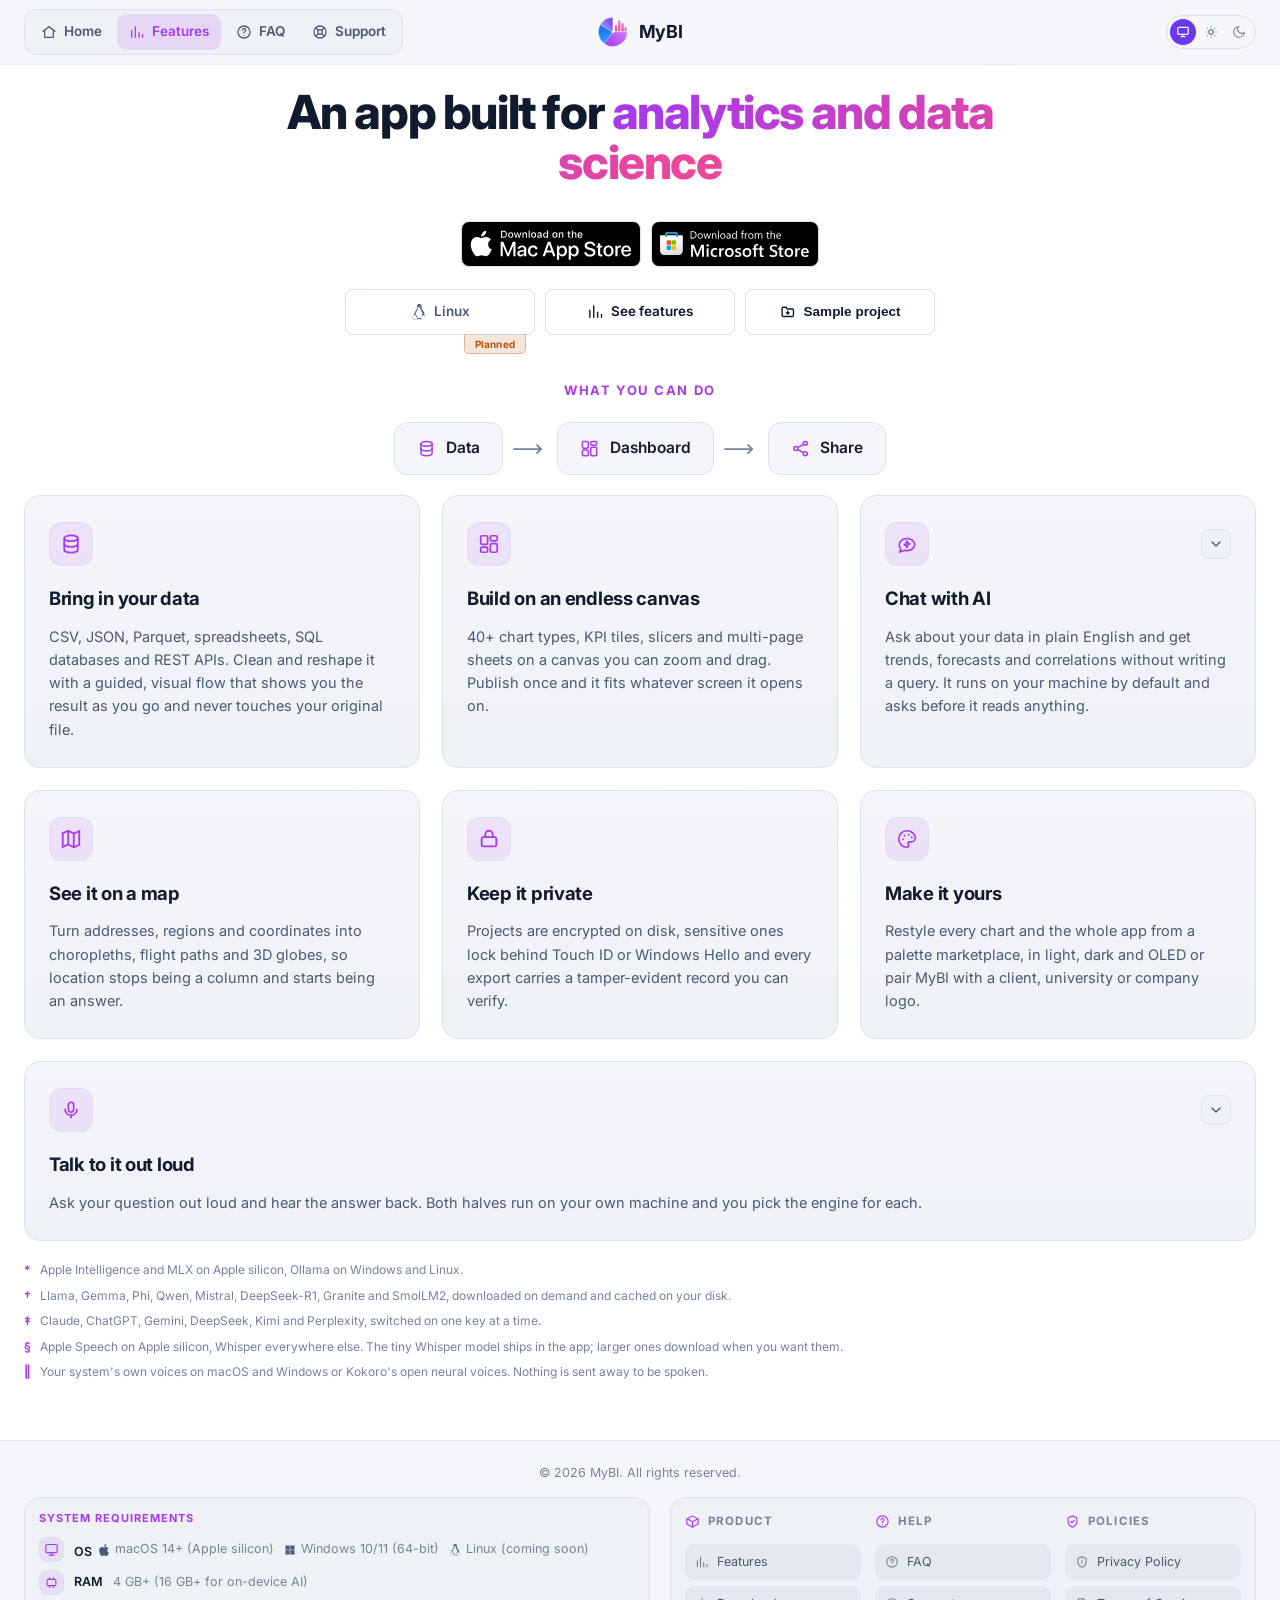
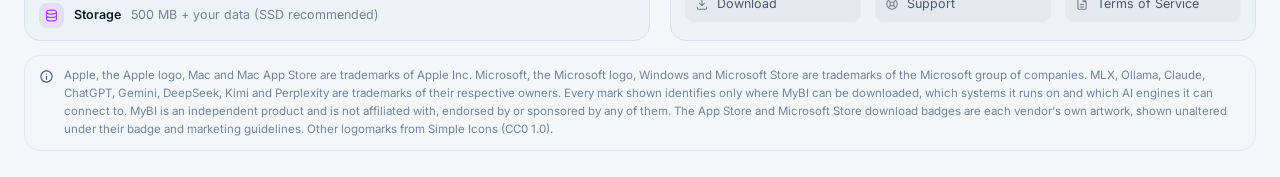
<file: index.html>
<!DOCTYPE html>
<html lang="en">
<head>
<meta charset="UTF-8" />
<meta name="viewport" content="width=device-width, initial-scale=1" />
<title>MyBI</title>
<meta name="description" content="MyBI is a business intelligence app for macOS. Dashboards, deep analytics and geospatial intelligence, with on-device and cloud AI." />
<meta name="theme-color" content="#0a0e17" />
<link rel="preconnect" href="https://fonts.googleapis.com" />
<link rel="preconnect" href="https://fonts.gstatic.com" crossorigin />
<link href="https://fonts.googleapis.com/css2?family=Inter:wght@400;500;600;700;800&display=swap" rel="stylesheet" />
<!-- All three are the same mark at the same crop. They were not: the touch icon pointed at the
     Icon Composer FOREGROUND layer, which carries 20% of safe-area padding on every side because
     macOS supplies the tile behind it. Standing alone in a tab it read as a small logo adrift in a
     box, so whichever icon the browser reached for decided what the site looked like. -->
<link rel="icon" type="image/svg+xml" href="assets/logo-foreground.svg?v=4" />
<link rel="icon" href="/favicon.ico?v=4" sizes="16x16 32x32 48x48 64x64" />
<link rel="apple-touch-icon" href="assets/apple-touch-icon.png?v=4" />
<meta property="og:title" content="MyBI" />
<meta property="og:description" content="BI for macOS. Dashboards, deep analytics and geospatial intelligence, with on-device and cloud AI." />
<meta property="og:type" content="website" />
<link rel="stylesheet" href="assets/styles.css?v=50" />
<script>/* pre-apply the saved theme so the page never flashes the wrong one */
try{var m=localStorage.getItem("mybi-theme")||"system";document.documentElement.dataset.theme=m==="system"?(matchMedia("(prefers-color-scheme: dark)").matches?"dark":"light"):m;}catch(e){}</script>
</head>
<body>

<!-- ===================== NAV ===================== -->
<header class="nav">
  <div class="wrap nav-inner">
    <!-- LEFT: page tabs. Mirrors MyBI's own Settings sub-tab bar: pill row, icon plus label,
         active tab in the accent. Folds into the burger panel on phones. -->
    <nav class="nav-tabs" aria-label="Sections">
        <a class="nav-tab on" href="index.html"><svg class="nav-tab-ic" viewBox="0 0 24 24" fill="none" stroke="currentColor" stroke-width="1.9" stroke-linecap="round" stroke-linejoin="round"><path d="M3 11l9-7 9 7"/><path d="M5.5 9.5V20h13V9.5"/></svg><span>Home</span></a>
        <a class="nav-tab" href="#features"><svg class="nav-tab-ic" viewBox="0 0 24 24" fill="none" stroke="currentColor" stroke-width="1.9" stroke-linecap="round" stroke-linejoin="round"><path d="M4 20V10M9.5 20V4M15 20v-7M20.5 20v-4"/></svg><span>Features</span></a>
        <a class="nav-tab" href="faq.html"><svg class="nav-tab-ic" viewBox="0 0 24 24" fill="none" stroke="currentColor" stroke-width="1.9" stroke-linecap="round" stroke-linejoin="round"><circle cx="12" cy="12" r="9"/><path d="M9.6 9.3a2.5 2.5 0 1 1 3.4 2.3c-.6.3-1 .9-1 1.6v.3"/><path d="M12 17v.01"/></svg><span>FAQ</span></a>
        <a class="nav-tab" href="support.html"><svg class="nav-tab-ic" viewBox="0 0 24 24" fill="none" stroke="currentColor" stroke-width="1.9" stroke-linecap="round" stroke-linejoin="round"><circle cx="12" cy="12" r="9"/><circle cx="12" cy="12" r="3.4"/><path d="M14.4 9.6 18 6M6 18l3.6-3.6M14.4 14.4 18 18M6 6l3.6 3.6"/></svg><span>Support</span></a>
    </nav>

    <!-- CENTRE: the mark, positioned against the BAR rather than the space left between the
         side zones, so it stays put as those zones change width from page to page. -->
    <a class="brand" href="index.html" aria-label="MyBI home">
      <img class="logo" src="assets/logo-foreground.svg?v=2" alt="" aria-hidden="true" />
      <span>My<b>BI</b></span>
    </a>

    <!-- RIGHT: theme plus the one call to action. -->
    <div class="nav-actions">
      <span class="theme-seg" role="group" aria-label="Colour theme">
        <button type="button" data-mode="system" title="System" aria-label="Follow the system theme"><svg viewBox="0 0 24 24" fill="none" stroke="currentColor" stroke-width="2"><rect x="3" y="4" width="18" height="12" rx="2"/><path d="M8 20h8M12 16v4"/></svg></button>
        <button type="button" data-mode="light" title="Light" aria-label="Light theme"><svg viewBox="0 0 24 24" fill="none" stroke="currentColor" stroke-width="2"><circle cx="12" cy="12" r="4"/><path d="M12 2v2M12 20v2M4.9 4.9l1.4 1.4M17.7 17.7l1.4 1.4M2 12h2M20 12h2M4.9 19.1l1.4-1.4M17.7 6.3l1.4-1.4"/></svg></button>
        <button type="button" data-mode="dark" title="Dark" aria-label="Dark theme"><svg viewBox="0 0 24 24" fill="none" stroke="currentColor" stroke-width="2"><path d="M21 12.8A9 9 0 1 1 11.2 3 7 7 0 0 0 21 12.8Z"/></svg></button>
      </span>
      <a class="btn btn-primary btn-sm" href="#download"><svg viewBox="0 0 24 24" fill="none" stroke="currentColor" stroke-width="2" stroke-linecap="round" stroke-linejoin="round" aria-hidden="true"><path d="M12 3v12m0 0 4-4m-4 4-4-4M4 17v2a2 2 0 0 0 2 2h12a2 2 0 0 0 2-2v-2"/></svg>Download</a>
    </div>

    <button class="nav-burger" type="button" aria-label="Menu" aria-expanded="false">
      <svg viewBox="0 0 24 24" fill="none" stroke="currentColor" stroke-width="2" stroke-linecap="round"><path d="M4 7h16M4 12h16M4 17h16"/></svg>
    </button>
  </div>
</header>

<main>

<!-- ===================== HERO ===================== -->
<section class="hero" id="download">
  <div class="wrap hero-grid">
    <div>
      <h1 class="hero-title">
        <!-- Two headlines in one grid cell, cross-faded on a timer. Stacked rather than swapped
             in place so the cell is always as tall as the taller line and nothing below it moves
             when they change. JS adds .on; with JS off or reduced motion on, the first line is
             the one that shows and it simply never changes. -->
        <span class="rot">
          <span class="rot-line on">An app built for <span class="g">analytics and data science</span></span>
          <span class="rot-line" aria-hidden="true">From dataset, to a <span class="g">dashboard you can share</span></span>
        </span>
      </h1>
      <!-- Two rows, because two different kinds of thing are being sized. The stores ship each
           vendor's own badge artwork — Apple's per the App Store Marketing Guidelines, Microsoft's
           per its Store badge guidance — and a badge is a fixed-ratio plate that may not be
           stretched, retinted or reframed, so it cannot take a flex basis the way the buttons below
           it do. Giving them their own row is what lets both be correct: the badges keep their
           ratios at a shared height, and the three remaining buttons keep the equal-boxes rule.
           The dark plate is the one that ships in both themes; what the theme changes is the rule
           around its edge, and it is keyed to the resolved data-theme rather than to
           prefers-color-scheme, so the site's own Light / System / Dark control drives it instead
           of the OS overruling a visitor who chose otherwise. -->
      <div class="hero-cta hero-cta-split">
        <div class="cta-stores">
        <!-- Wrapped, so the tip below has something to be positioned against. -->
        <span class="tip-wrap">
        <a class="store-badge sb-apple" href="https://apps.apple.com/in/app/mybi/id6791545656?mt=12"
           target="_blank" rel="noopener" aria-describedby="as-tip">
          <!-- The badge carries its own wordmark as artwork, so the accessible name has to be text.
               Real text rather than aria-label: it is also what shows if the artwork fails. -->
          <span class="vh">Download MyBI on the Mac App Store</span>
        </a>
        <!-- Not a title attribute: it carries a link, and a native tooltip cannot be clicked into.
             role="note" rather than a live region, since it is descriptive rather than an alert. -->
        <span class="btn-tip" id="as-tip" role="note" hidden>
          <span class="btn-tip-t">MyBI is compliant with Apple's policies and guidelines
            &amp; is approved to be on App Store</span>
          <a class="btn-tip-a" href="https://developer.apple.com/app-store/review/guidelines/" data-external>
            Read Apple's Policies &amp; Guidelines
            <svg viewBox="0 0 24 24" fill="none" stroke="currentColor" stroke-width="2.2" stroke-linecap="round" stroke-linejoin="round" aria-hidden="true"><path d="M7 17 17 7M9 7h8v8"/></svg>
          </a>
        </span>
        </span>
        <!-- The listing is live. href is the web PDP, which is the one URL that resolves on every
             OS; on Windows the script swaps it for ms-windows-store://, which hands the same page
             straight to the Store app. Shipping the web URL in the markup means a visitor with JS
             off still gets a link that works. -->
        <span class="tip-wrap">
        <a class="store-badge sb-ms" id="ms-store" href="https://apps.microsoft.com/detail/9PC422FHPHLJ"
           target="_blank" rel="noopener" aria-describedby="ms-tip">
          <span class="vh">Download MyBI from the Microsoft Store</span>
        </a>
        <span class="btn-tip" id="ms-tip" role="note" hidden>
          <span class="btn-tip-t">MyBI is compliant with Microsoft's policies and guidelines
            &amp; is approved to be on Microsoft Store</span>
          <a class="btn-tip-a" href="https://learn.microsoft.com/en-us/windows/apps/publish/store-policies" data-external>
            Read Microsoft's Policies &amp; Guidelines
            <svg viewBox="0 0 24 24" fill="none" stroke="currentColor" stroke-width="2.2" stroke-linecap="round" stroke-linejoin="round" aria-hidden="true"><path d="M7 17 17 7M9 7h8v8"/></svg>
          </a>
        </span>
        </span>
        </div>
        <div class="cta-more">
        <span class="btn btn-ghost btn-soon">
          <svg class="lx-logo" viewBox="0 0 24 24" aria-hidden="true"><path fill="currentColor" d="M12.504 0c-.155 0-.315.008-.48.021-4.226.333-3.105 4.807-3.17 6.298-.076 1.092-.3 1.953-1.05 3.02-.885 1.051-2.127 2.75-2.716 4.521-.278.832-.41 1.684-.287 2.489a.424.424 0 00-.11.135c-.26.268-.45.6-.663.839-.199.199-.485.267-.797.4-.313.136-.658.269-.864.68-.09.189-.136.394-.132.602 0 .199.027.4.055.536.058.399.116.728.04.97-.249.68-.28 1.145-.106 1.484.174.334.535.47.94.601.81.2 1.91.135 2.774.6.926.466 1.866.67 2.616.47.526-.116.97-.464 1.208-.946.587-.003 1.23-.269 2.26-.334.699-.058 1.574.267 2.577.2.025.134.063.198.114.333l.003.003c.391.778 1.113 1.132 1.884 1.071.771-.06 1.592-.536 2.257-1.306.631-.765 1.683-1.084 2.378-1.503.348-.199.629-.469.649-.853.023-.4-.2-.811-.714-1.376v-.097l-.003-.003c-.17-.2-.25-.535-.338-.926-.085-.401-.182-.786-.492-1.046h-.003c-.059-.054-.123-.067-.188-.135a.357.357 0 00-.19-.064c.431-1.278.264-2.55-.173-3.694-.533-1.41-1.465-2.638-2.175-3.483-.796-1.005-1.576-1.957-1.56-3.368.026-2.152.236-6.133-3.544-6.139zm.529 3.405h.013c.213 0 .396.062.584.198.19.135.33.332.438.533.105.259.158.459.166.724 0-.02.006-.04.006-.06v.105a.086.086 0 01-.004-.021l-.004-.024a1.807 1.807 0 01-.15.706.953.953 0 01-.213.335.71.71 0 00-.088-.042c-.104-.045-.198-.064-.284-.133a1.312 1.312 0 00-.22-.066c.05-.06.146-.133.183-.198.053-.128.082-.264.088-.402v-.02a1.21 1.21 0 00-.061-.4c-.045-.134-.101-.2-.183-.333-.084-.066-.167-.132-.267-.132h-.016c-.093 0-.176.03-.262.132a.8.8 0 00-.205.334 1.18 1.18 0 00-.09.4v.019c.002.089.008.179.02.267-.193-.067-.438-.135-.607-.202a1.635 1.635 0 01-.018-.2v-.02a1.772 1.772 0 01.15-.768c.082-.22.232-.406.43-.533a.985.985 0 01.594-.2zm-2.962.059h.036c.142 0 .27.048.399.135.146.129.264.288.344.465.09.199.14.4.153.667v.004c.007.134.006.2-.002.266v.08c-.03.007-.056.018-.083.024-.152.055-.274.135-.393.2.012-.09.013-.18.003-.267v-.015c-.012-.133-.04-.2-.082-.333a.613.613 0 00-.166-.267.248.248 0 00-.183-.064h-.021c-.071.006-.13.04-.186.132a.552.552 0 00-.12.27.944.944 0 00-.023.33v.015c.012.135.037.2.08.334.046.134.098.2.166.268.01.009.02.018.034.024-.07.057-.117.07-.176.136a.304.304 0 01-.131.068 2.62 2.62 0 01-.275-.402 1.772 1.772 0 01-.155-.667 1.759 1.759 0 01.08-.668 1.43 1.43 0 01.283-.535c.128-.133.26-.2.418-.2zm1.37 1.706c.332 0 .733.065 1.216.399.293.2.523.269 1.052.468h.003c.255.136.405.266.478.399v-.131a.571.571 0 01.016.47c-.123.31-.516.643-1.063.842v.002c-.268.135-.501.333-.775.465-.276.135-.588.292-1.012.267a1.139 1.139 0 01-.448-.067 3.566 3.566 0 01-.322-.198c-.195-.135-.363-.332-.612-.465v-.005h-.005c-.4-.246-.616-.512-.686-.71-.07-.268-.005-.47.193-.6.224-.135.38-.271.483-.336.104-.074.143-.102.176-.131h.002v-.003c.169-.202.436-.47.839-.601.139-.036.294-.065.466-.065zm2.8 2.142c.358 1.417 1.196 3.475 1.735 4.473.286.534.855 1.659 1.102 3.024.156-.005.33.018.513.064.646-1.671-.546-3.467-1.089-3.966-.22-.2-.232-.335-.123-.335.59.534 1.365 1.572 1.646 2.757.13.535.16 1.104.021 1.67.067.028.135.06.205.067 1.032.534 1.413.938 1.23 1.537v-.043c-.06-.003-.12 0-.18 0h-.016c.151-.467-.182-.825-1.065-1.224-.915-.4-1.646-.336-1.77.465-.008.043-.013.066-.018.135-.068.023-.139.053-.209.064-.43.268-.662.669-.793 1.187-.13.533-.17 1.156-.205 1.869v.003c-.02.334-.17.838-.319 1.35-1.5 1.072-3.58 1.538-5.348.334a2.645 2.645 0 00-.402-.533 1.45 1.45 0 00-.275-.333c.182 0 .338-.03.465-.067a.615.615 0 00.314-.334c.108-.267 0-.697-.345-1.163-.345-.467-.931-.995-1.788-1.521-.63-.4-.986-.87-1.15-1.396-.165-.534-.143-1.085-.015-1.645.245-1.07.873-2.11 1.274-2.763.107-.065.037.135-.408.974-.396.751-1.14 2.497-.122 3.854a8.123 8.123 0 01.647-2.876c.564-1.278 1.743-3.504 1.836-5.268.048.036.217.135.289.202.218.133.38.333.59.465.21.201.477.335.876.335.039.003.075.006.11.006.412 0 .73-.134.997-.268.29-.134.52-.334.74-.4h.005c.467-.135.835-.402 1.044-.7zm2.185 8.958c.037.6.343 1.245.882 1.377.588.134 1.434-.333 1.791-.765l.211-.01c.315-.007.577.01.847.268l.003.003c.208.199.305.53.391.876.085.4.154.78.409 1.066.486.527.645.906.636 1.14l.003-.007v.018l-.003-.012c-.015.262-.185.396-.498.595-.63.401-1.746.712-2.457 1.57-.618.737-1.37 1.14-2.036 1.191-.664.053-1.237-.2-1.574-.898l-.005-.003c-.21-.4-.12-1.025.056-1.69.176-.668.428-1.344.463-1.897.037-.714.076-1.335.195-1.814.12-.465.308-.797.641-.984l.045-.022zm-10.814.049h.01c.053 0 .105.005.157.014.376.055.706.333 1.023.752l.91 1.664.003.003c.243.533.754 1.064 1.189 1.637.434.598.77 1.131.729 1.57v.006c-.057.744-.48 1.148-1.125 1.294-.645.135-1.52.002-2.395-.464-.968-.536-2.118-.469-2.857-.602-.369-.066-.61-.2-.723-.4-.11-.2-.113-.602.123-1.23v-.004l.002-.003c.117-.334.03-.752-.027-1.118-.055-.401-.083-.71.043-.94.16-.334.396-.4.69-.533.294-.135.64-.202.915-.47h.002v-.002c.256-.268.445-.601.668-.838.19-.201.38-.336.663-.336zm7.159-9.074c-.435.201-.945.535-1.488.535-.542 0-.97-.267-1.28-.466-.154-.134-.28-.268-.373-.335-.164-.134-.144-.333-.074-.333.109.016.129.134.199.2.096.066.215.2.36.333.292.2.68.467 1.167.467.485 0 1.053-.267 1.398-.466.195-.135.445-.334.648-.467.156-.136.149-.267.279-.267.128.016.034.134-.147.332a8.097 8.097 0 01-.69.468zm-1.082-1.583V5.64c-.006-.02.013-.042.029-.05.074-.043.18-.027.26.004.063 0 .16.067.15.135-.006.049-.085.066-.135.066-.055 0-.092-.043-.141-.068-.052-.018-.146-.008-.163-.065zm-.551 0c-.02.058-.113.049-.166.066-.047.025-.086.068-.14.068-.05 0-.13-.02-.136-.068-.01-.066.088-.133.15-.133.08-.031.184-.047.259-.005.019.009.036.03.03.05v.02h.003z"/></svg>
          Linux <span class="soon">Planned</span>
        </span>
        <a class="btn btn-ghost" href="#features">
          <svg viewBox="0 0 24 24" fill="none" stroke="currentColor" stroke-width="2" stroke-linecap="round" stroke-linejoin="round" aria-hidden="true"><path d="M4 20V10M9.5 20V4M15 20v-7M20.5 20v-4"/></svg>
          See features
        </a>
        <button class="btn btn-ghost" type="button" id="sample-open">
          <svg viewBox="0 0 24 24" fill="none" stroke="currentColor" stroke-width="2" stroke-linecap="round" stroke-linejoin="round" aria-hidden="true"><path d="M3 7.5A1.5 1.5 0 0 1 4.5 6h4l2 2.4h7A1.5 1.5 0 0 1 19 9.9v7.6A1.5 1.5 0 0 1 17.5 19h-13A1.5 1.5 0 0 1 3 17.5Z"/><path d="M11 11.5v4m0 0 1.8-1.8M11 15.5 9.2 13.7"/></svg>
          Sample project
        </button>
        </div>
      </div>
    </div>
  </div>
</section>

<!-- ===================== FEATURES ===================== -->
<!-- Written for someone deciding whether to use MyBI, not for someone reading the architecture.
     The Calc Engine, the block API and the typed core are real and they are why the numbers agree , 
     but "one typed API over self-contained blocks" is a fact about the code, not a reason to try
     the app. Where an internal guarantees something a user cares about, the guarantee is the
     headline and the mechanism is the aside. -->
<section id="features">
  <div class="wrap">
    <div class="sec-head">
      <span class="kicker">What you can do</span>
      <div class="flowline" role="img" aria-label="Data, then dashboard, then share">
        <span class="fl-node"><svg viewBox="0 0 24 24" fill="none" stroke="currentColor" stroke-width="1.9" stroke-linecap="round" stroke-linejoin="round" aria-hidden="true"><ellipse cx="12" cy="6" rx="7" ry="3"/><path d="M5 6v12c0 1.66 3.13 3 7 3s7-1.34 7-3V6"/><path d="M5 12c0 1.66 3.13 3 7 3s7-1.34 7-3"/></svg><b>Data</b></span><span class="fl-arrow" aria-hidden="true"><svg viewBox="0 0 34 12" fill="none" stroke="currentColor" stroke-width="1.8" stroke-linecap="round" stroke-linejoin="round"><path class="fl-line" d="M1 6h27"/><path class="fl-head" d="m24 2 4 4-4 4"/></svg></span><span class="fl-node"><svg viewBox="0 0 24 24" fill="none" stroke="currentColor" stroke-width="1.9" stroke-linecap="round" stroke-linejoin="round" aria-hidden="true"><rect x="3" y="3" width="7.5" height="8.5" rx="1.6"/><rect x="13.5" y="3" width="7.5" height="5" rx="1.6"/><rect x="13.5" y="10.5" width="7.5" height="10.5" rx="1.6"/><rect x="3" y="14" width="7.5" height="7" rx="1.6"/></svg><b>Dashboard</b></span><span class="fl-arrow fl-arrow-2" aria-hidden="true"><svg class="fl-straight" viewBox="0 0 34 12" fill="none" stroke="currentColor" stroke-width="1.8" stroke-linecap="round" stroke-linejoin="round"><path class="fl-line" d="M1 6h27"/><path class="fl-head" d="m24 2 4 4-4 4"/></svg><!--
        A second drawing of the same arrow, for the width where the row breaks in two. There the
        straight one pointed at Share out of empty space, having left Dashboard behind on the line
        above; this one leaves Dashboard's right edge, drops, and comes back into Share's right side,
        so the break reads as one continuous flow. Its box is a grid cell spanning exactly those two
        edges, which is what keeps the ends on the corners without measuring anything.
     --><svg class="fl-curve" viewBox="0 0 155 64" preserveAspectRatio="none" fill="none" stroke="currentColor" stroke-width="1.8" stroke-linecap="round" stroke-linejoin="round"><path class="fl-line" vector-effect="non-scaling-stroke" d="M147 0v26c0 8-6 14-14 14H6"/><path class="fl-head" vector-effect="non-scaling-stroke" d="m10 36-4 4 4 4"/></svg></span><span class="fl-node"><svg viewBox="0 0 24 24" fill="none" stroke="currentColor" stroke-width="1.9" stroke-linecap="round" stroke-linejoin="round" aria-hidden="true"><circle cx="18" cy="5.5" r="2.5"/><circle cx="6" cy="12" r="2.5"/><circle cx="18" cy="18.5" r="2.5"/><path d="m8.2 10.8 7.6-4M8.2 13.2l7.6 4"/></svg><b>Share</b></span>
      </div>
    </div>
    <div class="features">

      <div class="feature">
        <div class="ic"><svg viewBox="0 0 24 24" fill="none" stroke="currentColor" stroke-width="1.9" stroke-linecap="round" stroke-linejoin="round"><ellipse cx="12" cy="5.8" rx="7.4" ry="3.1"/><path d="M4.6 5.8v12.4c0 1.71 3.31 3.1 7.4 3.1s7.4-1.39 7.4-3.1V5.8"/><path d="M4.6 12c0 1.71 3.31 3.1 7.4 3.1s7.4-1.39 7.4-3.1"/></svg></div>
        <h3>Bring in your data</h3>
        <p>CSV, JSON, Parquet, spreadsheets, SQL databases and REST APIs. Clean and reshape it with a guided, visual flow that shows you the result as you go and never touches your original file.</p>
      </div>

      <div class="feature">
        <div class="ic"><svg viewBox="0 0 24 24" fill="none" stroke="currentColor" stroke-width="1.9" stroke-linejoin="round"><rect x="3" y="3" width="7.5" height="9.5" rx="1.6"/><rect x="13.5" y="3" width="7.5" height="5.5" rx="1.6"/><rect x="13.5" y="11.5" width="7.5" height="9.5" rx="1.6"/><rect x="3" y="15.5" width="7.5" height="5.5" rx="1.6"/></svg></div>
        <h3>Build on an endless canvas</h3>
        <p>40+ chart types, KPI tiles, slicers and multi-page sheets on a canvas you can zoom and drag. Publish once and it fits whatever screen it opens on.</p>
      </div>

      <!-- The engine marks are each vendor's own logomark, drawn from Simple Icons (CC0-1.0) and
           shown only to say which engines MyBI can drive. Attribution is in the footer note.
           Local is deliberately first and on the left: on-device is the default, cloud is opt-in
           and needs a key you bring yourself. -->
      <div class="feature">
        <div class="ic"><svg viewBox="0 0 24 24" fill="none" stroke="currentColor" stroke-width="1.8" stroke-linecap="round" stroke-linejoin="round"><path d="M20.5 12.3c0 3.8-3.8 6.9-8.5 6.9-.9 0-1.8-.1-2.6-.3L4 20.8l1.2-3.3c-1.1-1.3-1.7-2.9-1.7-4.6 0-3.8 3.8-6.9 8.5-6.9s8.5 3.1 8.5 6.9Z"/><path d="m12 8.7.95 2.15 2.15.95-2.15.95L12 15.9l-.95-2.15-2.15-.95 2.15-.95Z"/></svg></div>
        <h3>Chat with AI</h3>
        <p>Ask about your data in plain English and get trends, forecasts and correlations without writing a query. It runs on your machine by default and asks before it reads anything.</p>
        <!-- The engine list is the answer to a second question ("which ones?"), so it opens on
             demand. A details element rather than a scripted panel: it works before main.js loads, it is
             keyboard-operable for free, and while closed the strip is not in the DOM box at all,
             so its top rule cannot leave a stray divider behind. -->
        <details class="eng-wrap">
          <summary class="eng-toggle" aria-label="Show which AI engines MyBI supports" title="Which engines?"><svg viewBox="0 0 24 24" fill="none" stroke="currentColor" stroke-width="2" stroke-linecap="round" stroke-linejoin="round" aria-hidden="true"><path d="m6 9 6 6 6-6"/></svg></summary>
        <div class="engines">
          <div class="eng-col">
            <span class="eng-h">On your device<sup class="eng-star">*</sup></span>
            <div class="eng-marks eng-marks-engine">
              <span class="eng-mark" role="img" aria-label="Apple Intelligence" data-tip="Apple's own on-device model. Nothing to download, nothing to install."><svg viewBox="0 0 24 24" aria-hidden="true"><path fill="currentColor" d="M12.152 6.896c-.948 0-2.415-1.078-3.96-1.04-2.04.027-3.91 1.183-4.961 3.014-2.117 3.675-.546 9.103 1.519 12.09 1.013 1.454 2.208 3.09 3.792 3.039 1.52-.065 2.09-.987 3.935-.987 1.831 0 2.35.987 3.96.948 1.637-.026 2.676-1.48 3.676-2.948 1.156-1.688 1.636-3.325 1.662-3.415-.039-.013-3.182-1.221-3.22-4.857-.026-3.04 2.48-4.494 2.597-4.559-1.429-2.09-3.623-2.324-4.39-2.376-2-.156-3.675 1.09-4.61 1.09zM15.53 3.83c.843-1.012 1.4-2.427 1.245-3.83-1.207.052-2.662.805-3.532 1.818-.78.896-1.454 2.338-1.273 3.714 1.338.104 2.715-.688 3.559-1.701"/></svg><span class="eng-name">Apple Intelligence</span></span>
              <span class="eng-mark" role="img" aria-label="MLX" data-tip="Apple silicon only. 4-bit MLX builds of Llama 3.2, Qwen2.5, Gemma 2, Phi-3.5, Mistral 7B and DeepSeek-R1."><svg viewBox="0 0 24 24" aria-hidden="true"><path fill="currentColor" d="M12.152 6.896c-.948 0-2.415-1.078-3.96-1.04-2.04.027-3.91 1.183-4.961 3.014-2.117 3.675-.546 9.103 1.519 12.09 1.013 1.454 2.208 3.09 3.792 3.039 1.52-.065 2.09-.987 3.935-.987 1.831 0 2.35.987 3.96.948 1.637-.026 2.676-1.48 3.676-2.948 1.156-1.688 1.636-3.325 1.662-3.415-.039-.013-3.182-1.221-3.22-4.857-.026-3.04 2.48-4.494 2.597-4.559-1.429-2.09-3.623-2.324-4.39-2.376-2-.156-3.675 1.09-4.61 1.09zM15.53 3.83c.843-1.012 1.4-2.427 1.245-3.83-1.207.052-2.662.805-3.532 1.818-.78.896-1.454 2.338-1.273 3.714 1.338.104 2.715-.688 3.559-1.701"/></svg><span class="eng-name">MLX</span></span>
              <span class="eng-mark" role="img" aria-label="Ollama" data-tip="Runs GGUF models on Windows, Linux and macOS — every model in the catalogue below."><svg viewBox="0 0 24 24" aria-hidden="true"><path fill="currentColor" d="M16.361 10.26a.894.894 0 0 0-.558.47l-.072.148.001.207c0 .193.004.217.059.353.076.193.152.312.291.448.24.238.51.3.872.205a.86.86 0 0 0 .517-.436.752.752 0 0 0 .08-.498c-.064-.453-.33-.782-.724-.897a1.06 1.06 0 0 0-.466 0zm-9.203.005c-.305.096-.533.32-.65.639a1.187 1.187 0 0 0-.06.52c.057.309.31.59.598.667.362.095.632.033.872-.205.14-.136.215-.255.291-.448.055-.136.059-.16.059-.353l.001-.207-.072-.148a.894.894 0 0 0-.565-.472 1.02 1.02 0 0 0-.474.007Zm4.184 2c-.131.071-.223.25-.195.383.031.143.157.288.353.407.105.063.112.072.117.136.004.038-.01.146-.029.243-.02.094-.036.194-.036.222.002.074.07.195.143.253.064.052.076.054.255.059.164.005.198.001.264-.03.169-.082.212-.234.15-.525-.052-.243-.042-.28.087-.355.137-.08.281-.219.324-.314a.365.365 0 0 0-.175-.48.394.394 0 0 0-.181-.033c-.126 0-.207.03-.355.124l-.085.053-.053-.032c-.219-.13-.259-.145-.391-.143a.396.396 0 0 0-.193.032zm.39-2.195c-.373.036-.475.05-.654.086-.291.06-.68.195-.951.328-.94.46-1.589 1.226-1.787 2.114-.04.176-.045.234-.045.53 0 .294.005.357.043.524.264 1.16 1.332 2.017 2.714 2.173.3.033 1.596.033 1.896 0 1.11-.125 2.064-.727 2.493-1.571.114-.226.169-.372.22-.602.039-.167.044-.23.044-.523 0-.297-.005-.355-.045-.531-.288-1.29-1.539-2.304-3.072-2.497a6.873 6.873 0 0 0-.855-.031zm.645.937a3.283 3.283 0 0 1 1.44.514c.223.148.537.458.671.662.166.251.26.508.303.82.02.143.01.251-.043.482-.08.345-.332.705-.672.957a3.115 3.115 0 0 1-.689.348c-.382.122-.632.144-1.525.138-.582-.006-.686-.01-.853-.042-.57-.107-1.022-.334-1.35-.68-.264-.28-.385-.535-.45-.946-.03-.192.025-.509.137-.776.136-.326.488-.73.836-.963.403-.269.934-.46 1.422-.512.187-.02.586-.02.773-.002zm-5.503-11a1.653 1.653 0 0 0-.683.298C5.617.74 5.173 1.666 4.985 2.819c-.07.436-.119 1.04-.119 1.503 0 .544.064 1.24.155 1.721.02.107.031.202.023.208a8.12 8.12 0 0 1-.187.152 5.324 5.324 0 0 0-.949 1.02 5.49 5.49 0 0 0-.94 2.339 6.625 6.625 0 0 0-.023 1.357c.091.78.325 1.438.727 2.04l.13.195-.037.064c-.269.452-.498 1.105-.605 1.732-.084.496-.095.629-.095 1.294 0 .67.009.803.088 1.266.095.555.288 1.143.503 1.534.071.128.243.393.264.407.007.003-.014.067-.046.141a7.405 7.405 0 0 0-.548 1.873c-.062.417-.071.552-.071.991 0 .56.031.832.148 1.279L3.42 24h1.478l-.05-.091c-.297-.552-.325-1.575-.068-2.597.117-.472.25-.819.498-1.296l.148-.29v-.177c0-.165-.003-.184-.057-.293a.915.915 0 0 0-.194-.25 1.74 1.74 0 0 1-.385-.543c-.424-.92-.506-2.286-.208-3.451.124-.486.329-.918.544-1.154a.787.787 0 0 0 .223-.531c0-.195-.07-.355-.224-.522a3.136 3.136 0 0 1-.817-1.729c-.14-.96.114-2.005.69-2.834.563-.814 1.353-1.336 2.237-1.475.199-.033.57-.028.776.01.226.04.367.028.512-.041.179-.085.268-.19.374-.431.093-.215.165-.333.36-.576.234-.29.46-.489.822-.729.413-.27.884-.467 1.352-.561.17-.035.25-.04.569-.04.319 0 .398.005.569.04a4.07 4.07 0 0 1 1.914.997c.117.109.398.457.488.602.034.057.095.177.132.267.105.241.195.346.374.43.14.068.286.082.503.045.343-.058.607-.053.943.016 1.144.23 2.14 1.173 2.581 2.437.385 1.108.276 2.267-.296 3.153-.097.15-.193.27-.333.419-.301.322-.301.722-.001 1.053.493.539.801 1.866.708 3.036-.062.772-.26 1.463-.533 1.854a2.096 2.096 0 0 1-.224.258.916.916 0 0 0-.194.25c-.054.109-.057.128-.057.293v.178l.148.29c.248.476.38.823.498 1.295.253 1.008.231 2.01-.059 2.581a.845.845 0 0 0-.044.098c0 .006.329.009.732.009h.73l.02-.074.036-.134c.019-.076.057-.3.088-.516.029-.217.029-1.016 0-1.258-.11-.875-.295-1.57-.597-2.226-.032-.074-.053-.138-.046-.141.008-.005.057-.074.108-.152.376-.569.607-1.284.724-2.228.031-.26.031-1.378 0-1.628-.083-.645-.182-1.082-.348-1.525a6.083 6.083 0 0 0-.329-.7l-.038-.064.131-.194c.402-.604.636-1.262.727-2.04a6.625 6.625 0 0 0-.024-1.358 5.512 5.512 0 0 0-.939-2.339 5.325 5.325 0 0 0-.95-1.02 8.097 8.097 0 0 1-.186-.152.692.692 0 0 1 .023-.208c.208-1.087.201-2.443-.017-3.503-.19-.924-.535-1.658-.98-2.082-.354-.338-.716-.482-1.15-.455-.996.059-1.8 1.205-2.116 3.01a6.805 6.805 0 0 0-.097.726c0 .036-.007.066-.015.066a.96.96 0 0 1-.149-.078A4.857 4.857 0 0 0 12 3.03c-.832 0-1.687.243-2.456.698a.958.958 0 0 1-.148.078c-.008 0-.015-.03-.015-.066a6.71 6.71 0 0 0-.097-.725C8.997 1.392 8.337.319 7.46.048a2.096 2.096 0 0 0-.585-.041Zm.293 1.402c.248.197.523.759.682 1.388.03.113.06.244.069.292.007.047.026.152.041.233.067.365.098.76.102 1.24l.002.475-.12.175-.118.178h-.278c-.324 0-.646.041-.954.124l-.238.06c-.033.007-.038-.003-.057-.144a8.438 8.438 0 0 1 .016-2.323c.124-.788.413-1.501.696-1.711.067-.05.079-.049.157.013zm9.825-.012c.17.126.358.46.498.888.28.854.36 2.028.212 3.145-.019.14-.024.151-.057.144l-.238-.06a3.693 3.693 0 0 0-.954-.124h-.278l-.119-.178-.119-.175.002-.474c.004-.669.066-1.19.214-1.772.157-.623.434-1.185.68-1.382.078-.062.09-.063.159-.012z"/></svg><span class="eng-name">Ollama</span></span>
            </div>
            <span class="eng-h eng-h-sub">Models you can run<sup class="eng-star">†</sup></span>
            <div class="eng-marks">
              <span class="eng-mark mark-only" role="img" aria-label="Meta" data-tip="Llama 3.1 8B, Llama 3.2 1B and 3B, Llama 3.3 70B."><svg viewBox="0 0 24 24" aria-hidden="true"><path fill="currentColor" d="M6.915 4.03c-1.968 0-3.683 1.28-4.871 3.113C.704 9.208 0 11.883 0 14.449c0 .706.07 1.369.21 1.973a6.624 6.624 0 0 0 .265.86 5.297 5.297 0 0 0 .371.761c.696 1.159 1.818 1.927 3.593 1.927 1.497 0 2.633-.671 3.965-2.444.76-1.012 1.144-1.626 2.663-4.32l.756-1.339.186-.325c.061.1.121.196.183.3l2.152 3.595c.724 1.21 1.665 2.556 2.47 3.314 1.046.987 1.992 1.22 3.06 1.22 1.075 0 1.876-.355 2.455-.843a3.743 3.743 0 0 0 .81-.973c.542-.939.861-2.127.861-3.745 0-2.72-.681-5.357-2.084-7.45-1.282-1.912-2.957-2.93-4.716-2.93-1.047 0-2.088.467-3.053 1.308-.652.57-1.257 1.29-1.82 2.05-.69-.875-1.335-1.547-1.958-2.056-1.182-.966-2.315-1.303-3.454-1.303zm10.16 2.053c1.147 0 2.188.758 2.992 1.999 1.132 1.748 1.647 4.195 1.647 6.4 0 1.548-.368 2.9-1.839 2.9-.58 0-1.027-.23-1.664-1.004-.496-.601-1.343-1.878-2.832-4.358l-.617-1.028a44.908 44.908 0 0 0-1.255-1.98c.07-.109.141-.224.211-.327 1.12-1.667 2.118-2.602 3.358-2.602zm-10.201.553c1.265 0 2.058.791 2.675 1.446.307.327.737.871 1.234 1.579l-1.02 1.566c-.757 1.163-1.882 3.017-2.837 4.338-1.191 1.649-1.81 1.817-2.486 1.817-.524 0-1.038-.237-1.383-.794-.263-.426-.464-1.13-.464-2.046 0-2.221.63-4.535 1.66-6.088.454-.687.964-1.226 1.533-1.533a2.264 2.264 0 0 1 1.088-.285z"/></svg></span>
              <span class="eng-mark mark-only" role="img" aria-label="Google" data-tip="Gemma 2 in 2B, 9B and 27B."><svg viewBox="0 0 24 24" aria-hidden="true"><path fill="currentColor" d="M12.48 10.92v3.28h7.84c-.24 1.84-.853 3.187-1.787 4.133-1.147 1.147-2.933 2.4-6.053 2.4-4.827 0-8.6-3.893-8.6-8.72s3.773-8.72 8.6-8.72c2.6 0 4.507 1.027 5.907 2.347l2.307-2.307C18.747 1.44 16.133 0 12.48 0 5.867 0 .307 5.387.307 12s5.56 12 12.173 12c3.573 0 6.267-1.173 8.373-3.36 2.16-2.16 2.84-5.213 2.84-7.667 0-.76-.053-1.467-.173-2.053H12.48z"/></svg></span>
              <span class="eng-mark mark-only" role="img" aria-label="Microsoft" data-tip="Phi-3.5 Mini, Phi-3 Medium 14B and Phi-4 14B."><svg viewBox="0 0 24 24" aria-hidden="true"><path fill="currentColor" d="M3 3h8.4v8.4H3zM12.6 3H21v8.4h-8.4zM3 12.6h8.4V21H3zM12.6 12.6H21V21h-8.4z"/></svg></span>
              <span class="eng-mark mark-only" role="img" aria-label="Alibaba" data-tip="Qwen2.5 from 0.5B to 72B, plus Qwen2.5 Coder 1.5B and 7B."><svg viewBox="0 0 24 24" aria-hidden="true"><path fill="currentColor" d="M23.919 14.545 20.817 9.17l1.47-2.544a.56.56 0 0 0 0-.566l-1.633-2.83a.57.57 0 0 0-.49-.283h-6.207L12.487.402a.57.57 0 0 0-.49-.284H8.732a.56.56 0 0 0-.49.284L5.139 5.775h-2.94a.56.56 0 0 0-.49.284L.077 8.887a.56.56 0 0 0 0 .567L3.18 14.83l-1.47 2.545a.56.56 0 0 0 0 .566l1.634 2.83a.57.57 0 0 0 .49.283h6.205l1.47 2.545a.57.57 0 0 0 .49.284h3.266a.57.57 0 0 0 .49-.284l3.104-5.375h2.94a.57.57 0 0 0 .49-.283l1.634-2.828a.55.55 0 0 0-.004-.568M8.733.686l1.634 2.828-1.634 2.828H21.8L20.164 9.17H7.425L5.63 6.06Zm1.306 19.801-6.205-.002 1.634-2.83h3.265L2.201 6.344h3.267q3.182 5.517 6.367 11.032zm10.124-5.66L18.53 12l-6.532 11.315-1.634-2.83c2.129-3.673 4.25-7.351 6.373-11.028h3.592l3.102 5.374z"/></svg></span>
              <span class="eng-mark mark-only" role="img" aria-label="Mistral AI" data-tip="Mistral 7B, Mistral Nemo 12B, Mistral Small 3 24B and Mixtral 8x7B."><svg viewBox="0 0 24 24" aria-hidden="true"><path fill="currentColor" d="M17.143 3.429v3.428h-3.429v3.429h-3.428V6.857H6.857V3.43H3.43v13.714H0v3.428h10.286v-3.428H6.857v-3.429h3.429v3.429h3.429v-3.429h3.428v3.429h-3.428v3.428H24v-3.428h-3.43V3.429z"/></svg></span>
              <span class="eng-mark mark-only" role="img" aria-label="DeepSeek" data-tip="DeepSeek-R1 distills at 1.5B, 7B, 8B, 14B, 32B and 70B — all of them reason step by step."><svg viewBox="0 0 24 24" aria-hidden="true"><path fill="currentColor" d="M23.748 4.651c-.254-.124-.364.113-.512.233-.051.04-.094.09-.137.137-.372.397-.806.657-1.373.626-.829-.046-1.537.214-2.163.848-.133-.782-.575-1.248-1.247-1.548-.352-.155-.708-.311-.955-.65-.172-.24-.219-.509-.305-.774-.055-.16-.11-.323-.293-.35-.2-.031-.278.136-.356.276-.313.572-.434 1.202-.422 1.84.027 1.436.633 2.58 1.838 3.393.137.094.172.187.129.323-.082.28-.18.553-.266.833-.055.179-.137.218-.328.14a5.5 5.5 0 0 1-1.737-1.179c-.857-.828-1.631-1.743-2.597-2.46a12 12 0 0 0-.689-.47c-.985-.957.13-1.743.387-1.836.27-.098.094-.433-.778-.428-.872.003-1.67.295-2.687.685a3 3 0 0 1-.465.136 9.6 9.6 0 0 0-2.883-.101c-1.885.21-3.39 1.1-4.497 2.622C.082 8.776-.231 10.854.152 13.02c.403 2.284 1.568 4.175 3.36 5.653 1.857 1.533 3.997 2.284 6.438 2.14 1.482-.085 3.132-.284 4.994-1.86.47.234.962.328 1.78.398.629.058 1.235-.031 1.705-.129.735-.155.684-.836.418-.961-2.155-1.004-1.682-.595-2.112-.926 1.095-1.295 2.768-3.598 3.284-6.733.05-.346.115-.834.108-1.114-.004-.171.035-.238.23-.257a4.2 4.2 0 0 0 1.545-.475c1.397-.763 1.96-2.016 2.093-3.517.02-.23-.004-.467-.247-.588M11.58 18.168c-2.088-1.642-3.101-2.183-3.52-2.16-.39.024-.32.472-.234.763.09.288.207.487.371.74.114.167.192.416-.113.603-.673.416-1.842-.14-1.897-.168-1.361-.801-2.5-1.86-3.301-3.306-.775-1.393-1.225-2.888-1.299-4.482-.02-.385.094-.522.477-.592a4.7 4.7 0 0 1 1.53-.038c2.131.311 3.946 1.264 5.467 2.774.868.86 1.525 1.887 2.202 2.89.72 1.066 1.494 2.082 2.48 2.915.348.291.626.513.892.677-.802.09-2.14.109-3.055-.615zm1.001-6.44a.306.306 0 0 1 .415-.287.3.3 0 0 1 .113.074.3.3 0 0 1 .086.214c0 .17-.136.307-.308.307a.303.303 0 0 1-.306-.307m3.11 1.596c-.2.081-.4.151-.591.16a1.25 1.25 0 0 1-.798-.254c-.274-.23-.47-.358-.551-.758a1.7 1.7 0 0 1 .015-.588c.07-.327-.007-.537-.238-.727-.188-.156-.426-.199-.689-.199a.6.6 0 0 1-.254-.078.253.253 0 0 1-.114-.358 1 1 0 0 1 .192-.21c.356-.202.767-.136 1.146.016.352.144.618.408 1.001.782.392.451.462.576.685.915.176.264.336.536.446.848.066.194-.02.353-.25.45"/></svg></span>
              <span class="eng-mark mark-only" role="img" aria-label="Hugging Face" data-tip="SmolLM2 1.7B and the repository every MLX and GGUF build downloads from."><svg viewBox="0 0 24 24" aria-hidden="true"><path fill="currentColor" d="M12.025 1.13c-5.77 0-10.449 4.647-10.449 10.378 0 1.112.178 2.181.503 3.185.064-.222.203-.444.416-.577a.96.96 0 0 1 .524-.15c.293 0 .584.124.84.284.278.173.48.408.71.694.226.282.458.611.684.951v-.014c.017-.324.106-.622.264-.874s.403-.487.762-.543c.3-.047.596.06.787.203s.31.313.4.467c.15.257.212.468.233.542.01.026.653 1.552 1.657 2.54.616.605 1.01 1.223 1.082 1.912.055.537-.096 1.059-.38 1.572.637.121 1.294.187 1.967.187.657 0 1.298-.063 1.921-.178-.287-.517-.44-1.041-.384-1.581.07-.69.465-1.307 1.081-1.913 1.004-.987 1.647-2.513 1.657-2.539.021-.074.083-.285.233-.542.09-.154.208-.323.4-.467a1.08 1.08 0 0 1 .787-.203c.359.056.604.29.762.543s.247.55.265.874v.015c.225-.34.457-.67.683-.952.23-.286.432-.52.71-.694.257-.16.547-.284.84-.285a.97.97 0 0 1 .524.151c.228.143.373.388.43.625l.006.04a10.3 10.3 0 0 0 .534-3.273c0-5.731-4.678-10.378-10.449-10.378M8.327 6.583a1.5 1.5 0 0 1 .713.174 1.487 1.487 0 0 1 .617 2.013c-.183.343-.762-.214-1.102-.094-.38.134-.532.914-.917.71a1.487 1.487 0 0 1 .69-2.803m7.486 0a1.487 1.487 0 0 1 .689 2.803c-.385.204-.536-.576-.916-.71-.34-.12-.92.437-1.103.094a1.487 1.487 0 0 1 .617-2.013 1.5 1.5 0 0 1 .713-.174m-10.68 1.55a.96.96 0 1 1 0 1.921.96.96 0 0 1 0-1.92m13.838 0a.96.96 0 1 1 0 1.92.96.96 0 0 1 0-1.92M8.489 11.458c.588.01 1.965 1.157 3.572 1.164 1.607-.007 2.984-1.155 3.572-1.164.196-.003.305.12.305.454 0 .886-.424 2.328-1.563 3.202-.22-.756-1.396-1.366-1.63-1.32q-.011.001-.02.006l-.044.026-.01.008-.03.024q-.018.017-.035.036l-.032.04a1 1 0 0 0-.058.09l-.014.025q-.049.088-.11.19a1 1 0 0 1-.083.116 1.2 1.2 0 0 1-.173.18q-.035.029-.075.058a1.3 1.3 0 0 1-.251-.243 1 1 0 0 1-.076-.107c-.124-.193-.177-.363-.337-.444-.034-.016-.104-.008-.2.022q-.094.03-.216.087-.06.028-.125.063l-.13.074q-.067.04-.136.086a3 3 0 0 0-.135.096 3 3 0 0 0-.26.219 2 2 0 0 0-.12.121 2 2 0 0 0-.106.128l-.002.002a2 2 0 0 0-.09.132l-.001.001a1.2 1.2 0 0 0-.105.212q-.013.036-.024.073c-1.139-.875-1.563-2.317-1.563-3.203 0-.334.109-.457.305-.454m.836 10.354c.824-1.19.766-2.082-.365-3.194-1.13-1.112-1.789-2.738-1.789-2.738s-.246-.945-.806-.858-.97 1.499.202 2.362c1.173.864-.233 1.45-.685.64-.45-.812-1.683-2.896-2.322-3.295s-1.089-.175-.938.647 2.822 2.813 2.562 3.244-1.176-.506-1.176-.506-2.866-2.567-3.49-1.898.473 1.23 2.037 2.16c1.564.932 1.686 1.178 1.464 1.53s-3.675-2.511-4-1.297c-.323 1.214 3.524 1.567 3.287 2.405-.238.839-2.71-1.587-3.216-.642-.506.946 3.49 2.056 3.522 2.064 1.29.33 4.568 1.028 5.713-.624m5.349 0c-.824-1.19-.766-2.082.365-3.194 1.13-1.112 1.789-2.738 1.789-2.738s.246-.945.806-.858.97 1.499-.202 2.362c-1.173.864.233 1.45.685.64.451-.812 1.683-2.896 2.322-3.295s1.089-.175.938.647-2.822 2.813-2.562 3.244 1.176-.506 1.176-.506 2.866-2.567 3.49-1.898-.473 1.23-2.037 2.16c-1.564.932-1.686 1.178-1.464 1.53s3.675-2.511 4-1.297c.323 1.214-3.524 1.567-3.287 2.405.238.839 2.71-1.587 3.216-.642.506.946-3.49 2.056-3.522 2.064-1.29.33-4.568 1.028-5.713-.624"/></svg></span>
            </div>
          </div>
          <div class="eng-col">
            <span class="eng-h">Cloud, your own key<sup class="eng-star">‡</sup></span>
            <div class="eng-marks">
              <span class="eng-mark mark-only" role="img" aria-label="Claude" data-tip="Anthropic's models, on your own API key."><svg viewBox="0 0 24 24" aria-hidden="true"><path fill="#D97757" d="m4.7144 15.9555 4.7174-2.6471.079-.2307-.079-.1275h-.2307l-.7893-.0486-2.6956-.0729-2.3375-.0971-2.2646-.1214-.5707-.1215-.5343-.7042.0546-.3522.4797-.3218.686.0608 1.5179.1032 2.2767.1578 1.6514.0972 2.4468.255h.3886l.0546-.1579-.1336-.0971-.1032-.0972L6.973 9.8356l-2.55-1.6879-1.3356-.9714-.7225-.4918-.3643-.4614-.1578-1.0078.6557-.7225.8803.0607.2246.0607.8925.686 1.9064 1.4754 2.4893 1.8336.3643.3035.1457-.1032.0182-.0728-.164-.2733-1.3539-2.4467-1.445-2.4893-.6435-1.032-.17-.6194c-.0607-.255-.1032-.4674-.1032-.7285L6.287.1335 6.6997 0l.9957.1336.419.3642.6192 1.4147 1.0018 2.2282 1.5543 3.0296.4553.8985.2429.8318.091.255h.1579v-.1457l.1275-1.706.2368-2.0947.2307-2.6957.0789-.7589.3764-.9107.7468-.4918.5828.2793.4797.686-.0668.4433-.2853 1.8517-.5586 2.9021-.3643 1.9429h.2125l.2429-.2429.9835-1.3053 1.6514-2.0643.7286-.8196.85-.9046.5464-.4311h1.0321l.759 1.1293-.34 1.1657-1.0625 1.3478-.8804 1.1414-1.2628 1.7-.7893 1.36.0729.1093.1882-.0183 2.8535-.607 1.5421-.2794 1.8396-.3157.8318.3886.091.3946-.3278.8075-1.967.4857-2.3072.4614-3.4364.8136-.0425.0304.0486.0607 1.5482.1457.6618.0364h1.621l3.0175.2247.7892.522.4736.6376-.079.4857-1.2142.6193-1.6393-.3886-3.825-.9107-1.3113-.3279h-.1822v.1093l1.0929 1.0686 2.0035 1.8092 2.5075 2.3314.1275.5768-.3218.4554-.34-.0486-2.2039-1.6575-.85-.7468-1.9246-1.621h-.1275v.17l.4432.6496 2.3436 3.5214.1214 1.0807-.17.3521-.6071.2125-.6679-.1214-1.3721-1.9246L14.38 17.959l-1.1414-1.9428-.1397.079-.674 7.2552-.3156.3703-.7286.2793-.6071-.4614-.3218-.7468.3218-1.4753.3886-1.9246.3157-1.53.2853-1.9004.17-.6314-.0121-.0425-.1397.0182-1.4328 1.9672-2.1796 2.9446-1.7243 1.8456-.4128.164-.7164-.3704.0667-.6618.4008-.5889 2.386-3.0357 1.4389-1.882.929-1.0868-.0062-.1579h-.0546l-6.3385 4.1164-1.1293.1457-.4857-.4554.0608-.7467.2307-.2429 1.9064-1.3114Z"/></svg></span>
              <span class="eng-mark mark-only" role="img" aria-label="ChatGPT" data-tip="OpenAI's models, on your own API key."><svg viewBox="0 0 24 24" aria-hidden="true"><path fill="currentColor" d="M22.2819 9.8211a5.9847 5.9847 0 0 0-.5157-4.9108 6.0462 6.0462 0 0 0-6.5098-2.9A6.0651 6.0651 0 0 0 4.9807 4.1818a5.9847 5.9847 0 0 0-3.9977 2.9 6.0462 6.0462 0 0 0 .7427 7.0966 5.98 5.98 0 0 0 .511 4.9107 6.051 6.051 0 0 0 6.5146 2.9001A5.9847 5.9847 0 0 0 13.2599 24a6.0557 6.0557 0 0 0 5.7718-4.2058 5.9894 5.9894 0 0 0 3.9977-2.9001 6.0557 6.0557 0 0 0-.7475-7.0729zm-9.022 12.6081a4.4755 4.4755 0 0 1-2.8764-1.0408l.1419-.0804 4.7783-2.7582a.7948.7948 0 0 0 .3927-.6813v-6.7369l2.02 1.1686a.071.071 0 0 1 .038.052v5.5826a4.504 4.504 0 0 1-4.4945 4.4944zm-9.6607-4.1254a4.4708 4.4708 0 0 1-.5346-3.0137l.142.0852 4.783 2.7582a.7712.7712 0 0 0 .7806 0l5.8428-3.3685v2.3324a.0804.0804 0 0 1-.0332.0615L9.74 19.9502a4.4992 4.4992 0 0 1-6.1408-1.6464zM2.3408 7.8956a4.485 4.485 0 0 1 2.3655-1.9728V11.6a.7664.7664 0 0 0 .3879.6765l5.8144 3.3543-2.0201 1.1685a.0757.0757 0 0 1-.071 0l-4.8303-2.7865A4.504 4.504 0 0 1 2.3408 7.872zm16.5963 3.8558L13.1038 8.364 15.1192 7.2a.0757.0757 0 0 1 .071 0l4.8303 2.7913a4.4944 4.4944 0 0 1-.6765 8.1042v-5.6772a.79.79 0 0 0-.407-.667zm2.0107-3.0231l-.142-.0852-4.7735-2.7818a.7759.7759 0 0 0-.7854 0L9.409 9.2297V6.8974a.0662.0662 0 0 1 .0284-.0615l4.8303-2.7866a4.4992 4.4992 0 0 1 6.6802 4.66zM8.3065 12.863l-2.02-1.1638a.0804.0804 0 0 1-.038-.0567V6.0742a4.4992 4.4992 0 0 1 7.3757-3.4537l-.142.0805L8.704 5.459a.7948.7948 0 0 0-.3927.6813zm1.0976-2.3654l2.602-1.4998 2.6069 1.4998v2.9994l-2.5974 1.4997-2.6067-1.4997Z"/></svg></span>
              <!-- Gemini's spark carries its brand gradient, the same one the app's provider list
                   draws, rather than the flat fallback colour. -->
              <span class="eng-mark mark-only" role="img" aria-label="Gemini" data-tip="Google's models, on your own API key."><svg viewBox="0 0 24 24" aria-hidden="true"><defs><linearGradient id="site-gemini" x1="0" y1="0" x2="24" y2="24" gradientUnits="userSpaceOnUse"><stop offset="0" stop-color="#4285F4"/><stop offset=".5" stop-color="#9B72CB"/><stop offset="1" stop-color="#D96570"/></linearGradient></defs><path fill="url(#site-gemini)" d="M11.04 19.32Q12 21.51 12 24q0-2.49.93-4.68.96-2.19 2.58-3.81t3.81-2.55Q21.51 12 24 12q-2.49 0-4.68-.93a12.3 12.3 0 0 1-3.81-2.58 12.3 12.3 0 0 1-2.58-3.81Q12 2.49 12 0q0 2.49-.96 4.68-.93 2.19-2.55 3.81a12.3 12.3 0 0 1-3.81 2.58Q2.49 12 0 12q2.49 0 4.68.96 2.19.93 3.81 2.55t2.55 3.81"/></svg></span>
              <span class="eng-mark mark-only" role="img" aria-label="DeepSeek" data-tip="DeepSeek's hosted models, on your own API key."><svg viewBox="0 0 24 24" aria-hidden="true"><path fill="#5786FE" d="M23.748 4.651c-.254-.124-.364.113-.512.233-.051.04-.094.09-.137.137-.372.397-.806.657-1.373.626-.829-.046-1.537.214-2.163.848-.133-.782-.575-1.248-1.247-1.548-.352-.155-.708-.311-.955-.65-.172-.24-.219-.509-.305-.774-.055-.16-.11-.323-.293-.35-.2-.031-.278.136-.356.276-.313.572-.434 1.202-.422 1.84.027 1.436.633 2.58 1.838 3.393.137.094.172.187.129.323-.082.28-.18.553-.266.833-.055.179-.137.218-.328.14a5.5 5.5 0 0 1-1.737-1.179c-.857-.828-1.631-1.743-2.597-2.46a12 12 0 0 0-.689-.47c-.985-.957.13-1.743.387-1.836.27-.098.094-.433-.778-.428-.872.003-1.67.295-2.687.685a3 3 0 0 1-.465.136 9.6 9.6 0 0 0-2.883-.101c-1.885.21-3.39 1.1-4.497 2.622C.082 8.776-.231 10.854.152 13.02c.403 2.284 1.568 4.175 3.36 5.653 1.857 1.533 3.997 2.284 6.438 2.14 1.482-.085 3.132-.284 4.994-1.86.47.234.962.328 1.78.398.629.058 1.235-.031 1.705-.129.735-.155.684-.836.418-.961-2.155-1.004-1.682-.595-2.112-.926 1.095-1.295 2.768-3.598 3.284-6.733.05-.346.115-.834.108-1.114-.004-.171.035-.238.23-.257a4.2 4.2 0 0 0 1.545-.475c1.397-.763 1.96-2.016 2.093-3.517.02-.23-.004-.467-.247-.588M11.58 18.168c-2.088-1.642-3.101-2.183-3.52-2.16-.39.024-.32.472-.234.763.09.288.207.487.371.74.114.167.192.416-.113.603-.673.416-1.842-.14-1.897-.168-1.361-.801-2.5-1.86-3.301-3.306-.775-1.393-1.225-2.888-1.299-4.482-.02-.385.094-.522.477-.592a4.7 4.7 0 0 1 1.53-.038c2.131.311 3.946 1.264 5.467 2.774.868.86 1.525 1.887 2.202 2.89.72 1.066 1.494 2.082 2.48 2.915.348.291.626.513.892.677-.802.09-2.14.109-3.055-.615zm1.001-6.44a.306.306 0 0 1 .415-.287.3.3 0 0 1 .113.074.3.3 0 0 1 .086.214c0 .17-.136.307-.308.307a.303.303 0 0 1-.306-.307m3.11 1.596c-.2.081-.4.151-.591.16a1.25 1.25 0 0 1-.798-.254c-.274-.23-.47-.358-.551-.758a1.7 1.7 0 0 1 .015-.588c.07-.327-.007-.537-.238-.727-.188-.156-.426-.199-.689-.199a.6.6 0 0 1-.254-.078.253.253 0 0 1-.114-.358 1 1 0 0 1 .192-.21c.356-.202.767-.136 1.146.016.352.144.618.408 1.001.782.392.451.462.576.685.915.176.264.336.536.446.848.066.194-.02.353-.25.45"/></svg></span>
              <span class="eng-mark mark-only" role="img" aria-label="Kimi" data-tip="Moonshot AI's models, on your own API key."><svg viewBox="0 0 24 24" aria-hidden="true"><path fill="currentColor" d="M21.765.351C22.998.351 24 1.353 24 2.586S22.998 4.82 21.765 4.82h-1.974c-.15 0-.26-.12-.26-.26V2.586A2.237 2.237 0 0 1 21.765.35M9.41 13.388l8.447-8.377c.16-.16.07-.471-.14-.471h-4.55s-.1.02-.14.06l-9.099 9.029c-.14.14-.35.02-.35-.21V4.81c0-.15-.1-.27-.221-.27H.22c-.12 0-.22.12-.22.27v18.57c0 .15.1.27.22.27h3.137c.12 0 .22-.12.22-.27v-3.79c0-.08.03-.16.08-.21l2.826-2.796c.07-.07.16-.08.241-.03l7.546 5.551a8.9 8.9 0 0 0 4.018 1.493c.12.01.23-.11.23-.27V19.76c0-.14-.08-.25-.19-.26a5.8 5.8 0 0 1-2.355-.942l-6.533-4.73c-.14-.09-.15-.32-.03-.441"/></svg></span>
              <span class="eng-mark mark-only" role="img" aria-label="Perplexity" data-tip="Perplexity's answer engine, on your own API key."><svg viewBox="0 0 24 24" aria-hidden="true"><path fill="#1FB8CD" d="M22.3977 7.0896h-2.3106V.0676l-7.5094 6.3542V.1577h-1.1554v6.1966L4.4904 0v7.0896H1.6023v10.3976h2.8882V24l6.932-6.3591v6.2005h1.1554v-6.0469l6.9318 6.1807v-6.4879h2.8882V7.0896zm-3.4657-4.531v4.531h-5.355l5.355-4.531zm-13.2862.0676 4.8691 4.4634H5.6458V2.6262zM2.7576 16.332V8.245h7.8476l-6.1149 6.1147v1.9723H2.7576zm2.8882 5.0404v-3.8852h.0001v-2.6488l5.7763-5.7764v7.0111l-5.7764 5.2993zm12.7086.0248-5.7766-5.1509V9.0618l5.7766 5.7766v6.5588zm2.8882-5.0652h-1.733v-1.9723L13.3948 8.245h7.8478v8.087z"/></svg></span>
            </div>
          </div>
        </div>
        </details>
      </div>

      <div class="feature">
        <div class="ic"><svg viewBox="0 0 24 24" fill="none" stroke="currentColor" stroke-width="2"><path d="M9 3 3 5.5v15L9 18l6 3 6-2.5v-15L15 6 9 3Z"/><path d="M9 3v15M15 6v15"/></svg></div>
        <h3>See it on a map</h3>
        <p>Turn addresses, regions and coordinates into choropleths, flight paths and 3D globes, so location stops being a column and starts being an answer.</p>
      </div>

      <div class="feature">
        <div class="ic"><svg viewBox="0 0 24 24" fill="none" stroke="currentColor" stroke-width="2"><rect x="4" y="10" width="16" height="10" rx="2"/><path d="M8 10V7a4 4 0 0 1 8 0v3"/></svg></div>
        <h3>Keep it private</h3>
        <p>Projects are encrypted on disk, sensitive ones lock behind Touch ID or Windows Hello and every export carries a tamper-evident record you can verify.</p>
      </div>

      <div class="feature">
        <div class="ic"><svg viewBox="0 0 24 24" fill="none" stroke="currentColor" stroke-width="1.8" stroke-linejoin="round"><path d="M12 3a9 9 0 0 0 0 18 1.8 1.8 0 0 0 1.4-2.9 1.8 1.8 0 0 1 1.4-2.9h1.9A4.3 4.3 0 0 0 21 10.9C21 6.5 16.9 3 12 3Z"/><circle cx="7.6" cy="12.4" r="1.05" fill="currentColor" stroke="none"/><circle cx="9.4" cy="8.4" r="1.05" fill="currentColor" stroke="none"/><circle cx="13.9" cy="7.3" r="1.05" fill="currentColor" stroke="none"/><circle cx="17.2" cy="10" r="1.05" fill="currentColor" stroke="none"/></svg></div>
        <h3>Make it yours</h3>
        <p>Restyle every chart and the whole app from a palette marketplace, in light, dark and OLED or pair MyBI with a client, university or company logo.</p>
      </div>

      <!-- Voice is the same pluggable seam as the text engines: one provider per row, chosen per
           platform, all of it on-device. Full width because two columns of labelled engines do not
           fit a third of a row, and because a 7th card would otherwise leave a hole in the grid. -->
      <div class="feature feature-wide">
        <div class="ic"><svg viewBox="0 0 24 24" fill="none" stroke="currentColor" stroke-width="1.8" stroke-linecap="round" stroke-linejoin="round"><path d="M12 3.5a2.9 2.9 0 0 0-2.9 2.9v5a2.9 2.9 0 0 0 5.8 0v-5A2.9 2.9 0 0 0 12 3.5Z"/><path d="M5.5 11.2a6.5 6.5 0 0 0 13 0"/><path d="M12 17.7v2.8"/></svg></div>
        <h3>Talk to it out loud</h3>
        <p>Ask your question out loud and hear the answer back. Both halves run on your own machine and you pick the engine for each.</p>
        <details class="eng-wrap">
          <summary class="eng-toggle" aria-label="Show which speech engines MyBI supports" title="Which engines?"><svg viewBox="0 0 24 24" fill="none" stroke="currentColor" stroke-width="2" stroke-linecap="round" stroke-linejoin="round" aria-hidden="true"><path d="m6 9 6 6 6-6"/></svg></summary>
        <div class="engines">
          <div class="eng-col">
            <span class="eng-h">It hears you<sup class="eng-star">§</sup></span>
            <div class="eng-marks eng-marks-engine">
              <span class="eng-mark" role="img" aria-label="Apple native speech recognition" data-tip="On-device Apple Speech. Needs Apple silicon and macOS 14."><svg viewBox="0 0 24 24" aria-hidden="true"><path fill="currentColor" d="M12.152 6.896c-.948 0-2.415-1.078-3.96-1.04-2.04.027-3.91 1.183-4.961 3.014-2.117 3.675-.546 9.103 1.519 12.09 1.013 1.454 2.208 3.09 3.792 3.039 1.52-.065 2.09-.987 3.935-.987 1.831 0 2.35.987 3.96.948 1.637-.026 2.676-1.48 3.676-2.948 1.156-1.688 1.636-3.325 1.662-3.415-.039-.013-3.182-1.221-3.22-4.857-.026-3.04 2.48-4.494 2.597-4.559-1.429-2.09-3.623-2.324-4.39-2.376-2-.156-3.675 1.09-4.61 1.09zM15.53 3.83c.843-1.012 1.4-2.427 1.245-3.83-1.207.052-2.662.805-3.532 1.818-.78.896-1.454 2.338-1.273 3.714 1.338.104 2.715-.688 3.559-1.701"/></svg><span class="eng-name">Apple native</span></span>
              <span class="eng-mark" role="img" aria-label="Whisper" data-tip="OpenAI's open model, run on-device by whisper.cpp — not the ChatGPT service. The recognition engine on Windows and Linux."><svg viewBox="0 0 24 24" fill="none" stroke="currentColor" stroke-width="2" stroke-linecap="round" aria-hidden="true"><path d="M3 12h1.6M7.4 8.2v7.6M11.6 4.6v14.8M15.8 8.2v7.6M20 10.4v3.2M22.6 12H24"/></svg><span class="eng-name">Whisper</span></span>
            </div>
          </div>
          <div class="eng-col">
            <span class="eng-h">Its voice<sup class="eng-star">‖</sup></span>
            <div class="eng-marks eng-marks-engine">
              <span class="eng-mark" role="img" aria-label="macOS voices" data-tip="Apple's own on-device voices, the ones your Mac already speaks with."><svg viewBox="0 0 24 24" aria-hidden="true"><path fill="currentColor" d="M12.152 6.896c-.948 0-2.415-1.078-3.96-1.04-2.04.027-3.91 1.183-4.961 3.014-2.117 3.675-.546 9.103 1.519 12.09 1.013 1.454 2.208 3.09 3.792 3.039 1.52-.065 2.09-.987 3.935-.987 1.831 0 2.35.987 3.96.948 1.637-.026 2.676-1.48 3.676-2.948 1.156-1.688 1.636-3.325 1.662-3.415-.039-.013-3.182-1.221-3.22-4.857-.026-3.04 2.48-4.494 2.597-4.559-1.429-2.09-3.623-2.324-4.39-2.376-2-.156-3.675 1.09-4.61 1.09zM15.53 3.83c.843-1.012 1.4-2.427 1.245-3.83-1.207.052-2.662.805-3.532 1.818-.78.896-1.454 2.338-1.273 3.714 1.338.104 2.715-.688 3.559-1.701"/></svg><span class="eng-name">macOS voices</span></span>
              <span class="eng-mark" role="img" aria-label="Windows voices" data-tip="The system voices already installed on your PC."><svg viewBox="0 0 24 24" aria-hidden="true"><path fill="currentColor" d="M3 3h8.4v8.4H3zM12.6 3H21v8.4h-8.4zM3 12.6h8.4V21H3zM12.6 12.6H21V21h-8.4z"/></svg><span class="eng-name">Windows voices</span></span>
              <span class="eng-mark" role="img" aria-label="Kokoro" data-tip="Open-source neural text-to-speech, synthesised on your device."><svg viewBox="0 0 24 24" fill="none" stroke="currentColor" stroke-width="2" stroke-linecap="round" aria-hidden="true"><path d="M3 12h1.6M7.4 8.2v7.6M11.6 4.6v14.8M15.8 8.2v7.6M20 10.4v3.2M22.6 12H24"/></svg><span class="eng-name">Kokoro</span></span>
            </div>
          </div>
        </div>
        </details>
      </div>


    </div>
      <p class="feat-notes">
        <span><b>*</b>Apple Intelligence and MLX on Apple silicon, Ollama on Windows and Linux.</span>
        <span><b>†</b>Llama, Gemma, Phi, Qwen, Mistral, DeepSeek-R1, Granite and SmolLM2, downloaded on demand and cached on your disk.</span>
        <span><b>‡</b>Claude, ChatGPT, Gemini, DeepSeek, Kimi and Perplexity, switched on one key at a time.</span>
        <span><b>§</b>Apple Speech on Apple silicon, Whisper everywhere else. The tiny Whisper model ships in the app; larger ones download when you want them.</span>
        <span><b>‖</b>Your system's own voices on macOS and Windows or Kokoro's open neural voices. Nothing is sent away to be spoken.</span>
      </p>
  </div>
</section>


</main>

<!-- Sample-project dialog. A native <dialog>, so Escape, focus trapping and the backdrop all come
     from the browser rather than from hand-rolled JS. -->
<!-- Every link that leaves the site goes through here first, so nobody lands on another company's
     domain without having been told they were about to. -->
<dialog class="sample-dlg" id="ext-dlg" tabindex="-1" aria-labelledby="ext-dlg-title">
  <button class="sample-dlg-x" type="button" data-close aria-label="Close">&times;</button>
  <h2 id="ext-dlg-title">You are leaving MyBI</h2>
  <p>This link opens <strong id="ext-dlg-host">another site</strong> in a new tab. It is not run by
    us and its own terms and privacy policy apply there.</p>
  <a class="btn btn-primary" id="ext-dlg-go" href="#" target="_blank" rel="noopener">
    <svg viewBox="0 0 24 24" fill="none" stroke="currentColor" stroke-width="2" stroke-linecap="round" stroke-linejoin="round" aria-hidden="true"><path d="M7 17 17 7M9 7h8v8"/></svg>
    Continue
  </a>
</dialog>

<dialog class="sample-dlg" id="sample-dlg" tabindex="-1" aria-labelledby="sample-dlg-title">
  <button class="sample-dlg-x" type="button" data-close aria-label="Close">&times;</button>
  <h2 id="sample-dlg-title">Try MyBI with a sample project</h2>
  <p>A multi-page dashboard with data already modelled, so you can look around before building anything of your own.</p>
  <a class="btn btn-primary" href="https://github.com/My-BI/project-sample/releases/latest"
     target="_blank" rel="noopener">
    <svg viewBox="0 0 24 24" fill="none" stroke="currentColor" stroke-width="2" stroke-linecap="round" stroke-linejoin="round" aria-hidden="true"><path d="M12 3v12m0 0 4-4m-4 4-4-4M4 17v2a2 2 0 0 0 2 2h12a2 2 0 0 0 2-2v-2"/></svg>
    Download the sample project
  </a>
  <ol class="sample-steps">
    <li>Download the <code>.mbipj</code> file above.</li>
    <li>Open MyBI and go to <strong>Projects</strong>.</li>
    <li>Choose <strong>Import project</strong> and pick the file you downloaded.</li>
  </ol>
</dialog>

<!-- ===================== FOOTER ===================== -->
<footer>
  <div class="wrap">
    <div class="foot-grid">
      <div class="foot-brand">
        <a class="brand" href="index.html">
          <img class="logo" src="assets/logo-foreground.svg?v=2" alt="" aria-hidden="true" />
          <span>My<b>BI</b></span>
        </a>
        <p>Dashboards, deep analytics &amp; geospatial intelligence, built block-first, with on-device and cloud AI.</p>
      </div>
      <div class="foot-cols">
        <div class="foot-col">
          <h4>Product</h4>
          <a href="#features">Features</a>
          <a href="#download">Download</a>
        </div>
        <div class="foot-col">
          <h4>Project</h4>
          <a href="faq.html">FAQ</a>
          <a href="support.html">Support</a>
        </div>
      </div>
    </div>
    <div class="foot-bottom">
      <span>© <span id="year">2026</span> MyBI. A business intelligence app.</span>
      <span>Dashboards, deep analytics and geospatial intelligence · on-device and cloud AI.</span>
    </div>
  </div>
</footer>

<script src="assets/main.js?v=50"></script>
</body>
</html>
</file>
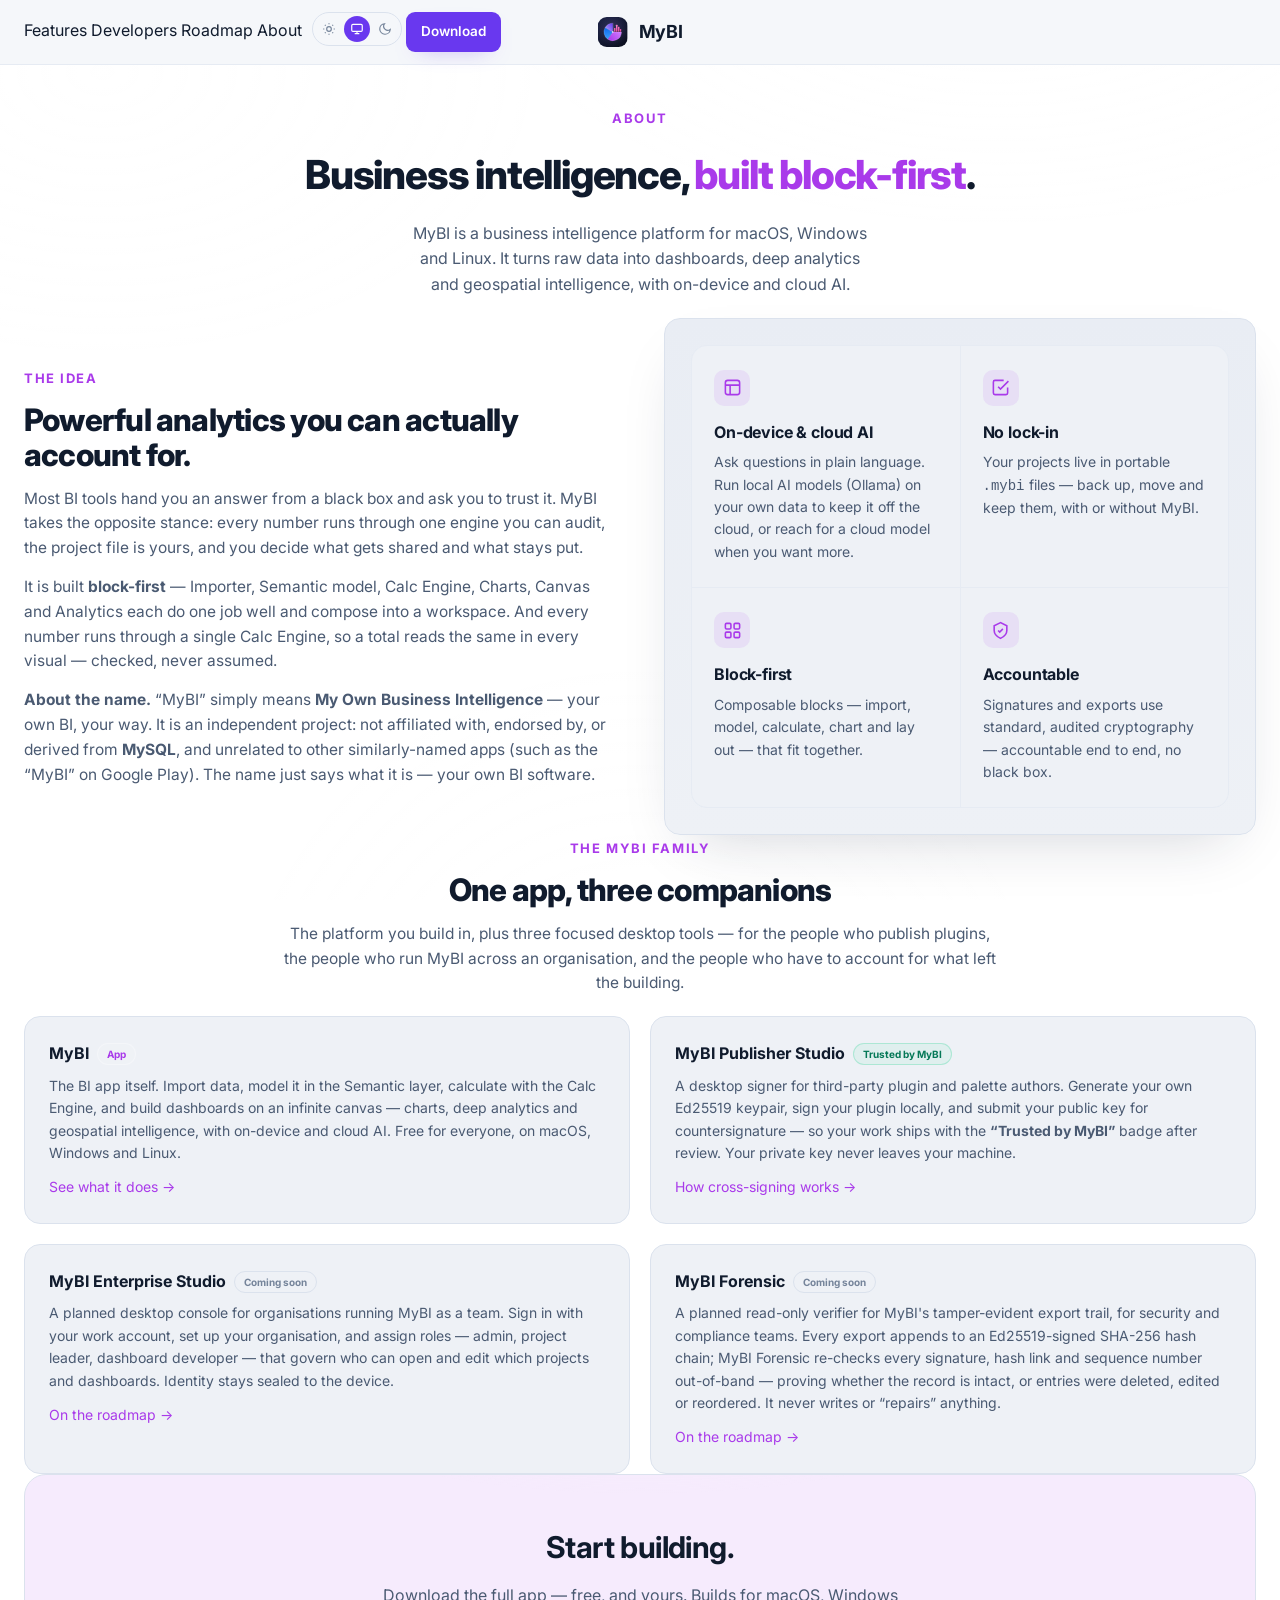
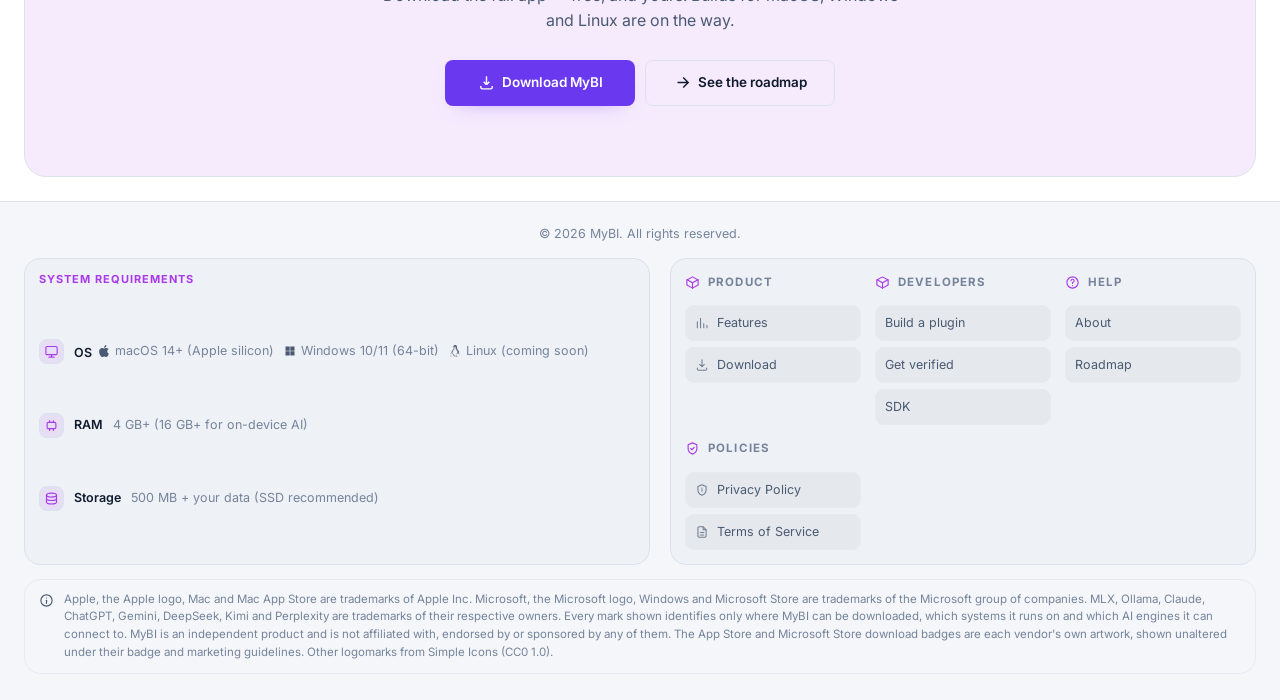
<file: about.html>
<!DOCTYPE html>
<html lang="en">
<head>
<meta charset="UTF-8" />
<meta name="viewport" content="width=device-width, initial-scale=1" />
<title>MyBI — About</title>
<meta name="description" content="About MyBI — a business intelligence platform built block-first, with on-device and cloud AI. Learn what MyBI stands for and meet the family of apps: MyBI, MyBI Publisher Studio, MyBI Forensic and MyBI Enterprise Studio." />
<meta name="theme-color" content="#0a0e17" />
<link rel="preconnect" href="https://fonts.googleapis.com" />
<link rel="preconnect" href="https://fonts.gstatic.com" crossorigin />
<link href="https://fonts.googleapis.com/css2?family=Inter:wght@400;500;600;700;800&display=swap" rel="stylesheet" />
<link rel="icon" type="image/svg+xml" href="assets/logo.svg" />
<meta property="og:title" content="MyBI — About" />
<meta property="og:description" content="A business intelligence platform built block-first — with on-device and cloud AI." />
<meta property="og:type" content="website" />
<link rel="stylesheet" href="assets/styles.css" />
<script>/* pre-apply the saved theme so the page never flashes the wrong one */
try{var m=localStorage.getItem("mybi-theme")||"system";document.documentElement.dataset.theme=m==="system"?(matchMedia("(prefers-color-scheme: dark)").matches?"dark":"light"):m;}catch(e){}</script>
</head>
<body>

<!-- ===================== NAV ===================== -->
<header class="nav">
  <div class="wrap nav-inner">
    <a class="brand" href="index.html" aria-label="MyBI home">
      <img class="logo" src="assets/logo.svg" alt="" aria-hidden="true" />
      <span>My<b>BI</b></span>
    </a>
    <nav class="nav-links">
      <a href="index.html#features">Features</a>
      <a href="build-plugin.html">Developers</a>
      <a href="roadmap.html">Roadmap</a>
      <a href="about.html" class="active">About</a>
      <span class="theme-seg" role="group" aria-label="Colour theme">
        <button type="button" data-mode="light" title="Light" aria-label="Light theme"><svg viewBox="0 0 24 24" fill="none" stroke="currentColor" stroke-width="2"><circle cx="12" cy="12" r="4"/><path d="M12 2v2M12 20v2M4.9 4.9l1.4 1.4M17.7 17.7l1.4 1.4M2 12h2M20 12h2M4.9 19.1l1.4-1.4M17.7 6.3l1.4-1.4"/></svg></button>
        <button type="button" data-mode="system" title="System" aria-label="Follow the system theme"><svg viewBox="0 0 24 24" fill="none" stroke="currentColor" stroke-width="2"><rect x="3" y="4" width="18" height="12" rx="2"/><path d="M8 20h8M12 16v4"/></svg></button>
        <button type="button" data-mode="dark" title="Dark" aria-label="Dark theme"><svg viewBox="0 0 24 24" fill="none" stroke="currentColor" stroke-width="2"><path d="M21 12.8A9 9 0 1 1 11.2 3 7 7 0 0 0 21 12.8Z"/></svg></button>
      </span>
      <a class="btn btn-primary btn-sm" href="index.html#download">Download</a>
    </nav>
  </div>
</header>

<main>

<!-- ===================== HERO ===================== -->
<section class="page-hero wrap">
  <span class="kicker">About</span>
  <h1>Business intelligence, <span class="g">built block-first</span>.</h1>
  <p>MyBI is a business intelligence platform for macOS, Windows and Linux. It turns raw data into dashboards, deep analytics and geospatial intelligence, with on-device and cloud AI.</p>
</section>

<!-- ===================== STORY ===================== -->
<section class="wrap">
  <div class="split">
    <div>
      <span class="kicker">The idea</span>
      <h2 class="sec-title" style="text-align:left">Powerful analytics you can actually account for.</h2>
      <p class="sec-sub" style="margin:0 0 14px">Most BI tools hand you an answer from a black box and ask you to trust it. MyBI takes the opposite stance: every number runs through one engine you can audit, the project file is yours, and you decide what gets shared and what stays put.</p>
      <p class="sec-sub" style="margin:0">It is built <b>block-first</b> — Importer, Semantic model, Calc Engine, Charts, Canvas and Analytics each do one job well and compose into a workspace. And every number runs through a single Calc Engine, so a total reads the same in every visual — checked, never assumed.</p>
      <p class="sec-sub" style="margin:14px 0 0"><b>About the name.</b> “MyBI” simply means <b>My Own Business Intelligence</b> — your own BI, your way. It is an independent project: not affiliated with, endorsed by, or derived from <b>MySQL</b>, and unrelated to other similarly-named apps (such as the “MyBI” on Google Play). The name just says what it is — your own BI software.</p>
    </div>
    <div class="split-media">
      <div class="principles" style="grid-template-columns:1fr 1fr">
        <div class="p">
          <div class="ic"><svg viewBox="0 0 24 24" fill="none" stroke="currentColor" stroke-width="2"><rect x="3" y="3" width="18" height="18" rx="3"/><path d="M3 9h18M9 21V9"/></svg></div>
          <h3>On-device &amp; cloud AI</h3>
          <p>Ask questions in plain language. Run local AI models (Ollama) on your own data to keep it off the cloud, or reach for a cloud model when you want more.</p>
        </div>
        <div class="p">
          <div class="ic"><svg viewBox="0 0 24 24" fill="none" stroke="currentColor" stroke-width="2"><path d="M9 11l3 3L22 4"/><path d="M21 12v7a2 2 0 0 1-2 2H5a2 2 0 0 1-2-2V5a2 2 0 0 1 2-2h11"/></svg></div>
          <h3>No lock-in</h3>
          <p>Your projects live in portable <code>.mybi</code> files — back up, move and keep them, with or without MyBI.</p>
        </div>
        <div class="p">
          <div class="ic"><svg viewBox="0 0 24 24" fill="none" stroke="currentColor" stroke-width="2"><rect x="3" y="3" width="7" height="7" rx="1.5"/><rect x="14" y="3" width="7" height="7" rx="1.5"/><rect x="3" y="14" width="7" height="7" rx="1.5"/><rect x="14" y="14" width="7" height="7" rx="1.5"/></svg></div>
          <h3>Block-first</h3>
          <p>Composable blocks — import, model, calculate, chart and lay out — that fit together.</p>
        </div>
        <div class="p">
          <div class="ic"><svg viewBox="0 0 24 24" fill="none" stroke="currentColor" stroke-width="2"><path d="M12 2 4 6v6c0 5 3.4 7.7 8 10 4.6-2.3 8-5 8-10V6Z"/><path d="m9 12 2 2 4-4"/></svg></div>
          <h3>Accountable</h3>
          <p>Signatures and exports use standard, audited cryptography — accountable end to end, no black box.</p>
        </div>
      </div>
    </div>
  </div>
</section>

<!-- ===================== THE FAMILY ===================== -->
<section class="wrap">
  <div class="sec-head">
    <span class="kicker">The MyBI family</span>
    <h2 class="sec-title">One app, three companions</h2>
    <p class="sec-sub">The platform you build in, plus three focused desktop tools — for the people who publish plugins, the people who run MyBI across an organisation, and the people who have to account for what left the building.</p>
  </div>
  <div class="tiers cols-2">

    <div class="tier-card">
      <h3>MyBI <span class="badge mybi">App</span></h3>
      <p>The BI app itself. Import data, model it in the Semantic layer, calculate with the Calc Engine, and build dashboards on an infinite canvas — charts, deep analytics and geospatial intelligence, with on-device and cloud AI. Free for everyone, on macOS, Windows and Linux.</p>
      <p style="margin-top:12px"><a href="index.html#features" style="color:var(--brand-2)">See what it does →</a></p>
    </div>

    <div class="tier-card">
      <h3>MyBI Publisher Studio <span class="badge trusted">Trusted by MyBI</span></h3>
      <p>A desktop signer for third-party plugin and palette authors. Generate your own Ed25519 keypair, sign your plugin locally, and submit your public key for countersignature — so your work ships with the <b>“Trusted by MyBI”</b> badge after review. Your private key never leaves your machine.</p>
      <p style="margin-top:12px"><a href="verify.html" style="color:var(--brand-2)">How cross-signing works →</a></p>
    </div>

    <div class="tier-card">
      <h3>MyBI Enterprise Studio <span class="badge">Coming soon</span></h3>
      <p>A planned desktop console for organisations running MyBI as a team. Sign in with your work account, set up your organisation, and assign roles — admin, project leader, dashboard developer — that govern who can open and edit which projects and dashboards. Identity stays sealed to the device.</p>
      <p style="margin-top:12px"><a href="roadmap.html" style="color:var(--brand-2)">On the roadmap →</a></p>
    </div>

    <div class="tier-card">
      <h3>MyBI Forensic <span class="badge">Coming soon</span></h3>
      <p>A planned read-only verifier for MyBI's tamper-evident export trail, for security and compliance teams. Every export appends to an Ed25519-signed SHA-256 hash chain; MyBI Forensic re-checks every signature, hash link and sequence number out-of-band — proving whether the record is intact, or entries were deleted, edited or reordered. It never writes or “repairs” anything.</p>
      <p style="margin-top:12px"><a href="roadmap.html" style="color:var(--brand-2)">On the roadmap →</a></p>
    </div>

  </div>
</section>



<!-- ===================== CTA ===================== -->
<section class="wrap">
  <div class="cta-band">
    <h2>Start building.</h2>
    <p>Download the full app — free, and yours. Builds for macOS, Windows and Linux are on the way.</p>
    <div class="hero-cta">
      <a class="btn btn-primary" href="index.html#download">
        <svg viewBox="0 0 24 24" fill="none" stroke="currentColor" stroke-width="2"><path d="M12 3v12m0 0 4-4m-4 4-4-4M4 17v2a2 2 0 0 0 2 2h12a2 2 0 0 0 2-2v-2"/></svg>
        Download MyBI
      </a>
      <a class="btn btn-ghost" href="roadmap.html">
        <svg viewBox="0 0 24 24" fill="none" stroke="currentColor" stroke-width="2"><path d="M5 12h14M13 5l7 7-7 7"/></svg>
        See the roadmap
      </a>
    </div>
  </div>
</section>

</main>

<footer>
  <div class="wrap">
    <div class="foot-grid">
      <div class="foot-brand">
        <a class="brand" href="index.html">
          <img class="logo" src="assets/logo.svg" alt="" aria-hidden="true" />
          <span>My<b>BI</b></span>
        </a>
        <p>Analytics &amp; geospatial intelligence, built block-first — with on-device and cloud AI.</p>
      </div>
      <div class="foot-cols">
        <div class="foot-col">
          <h4>Product</h4>
          <a href="index.html#features">Features</a>
          <a href="index.html#download">Download</a>
        </div>
        <div class="foot-col">
          <h4>Developers</h4>
          <a href="build-plugin.html">Build a plugin</a>
          <a href="verify.html">Get verified</a>
          <a href="build-plugin.html">SDK</a>
        </div>
        <div class="foot-col">
          <h4>Project</h4>
          <a href="about.html">About</a>
          <a href="roadmap.html">Roadmap</a>
        </div>
      </div>
    </div>
    <div class="foot-bottom">
      <span>© <span id="year">2026</span> MyBI. A business intelligence app.</span>
      <span>Dashboards, deep analytics and geospatial intelligence · on-device and cloud AI.</span>
    </div>
  </div>
</footer>

<script src="assets/main.js"></script>
</body>
</html>
</file>
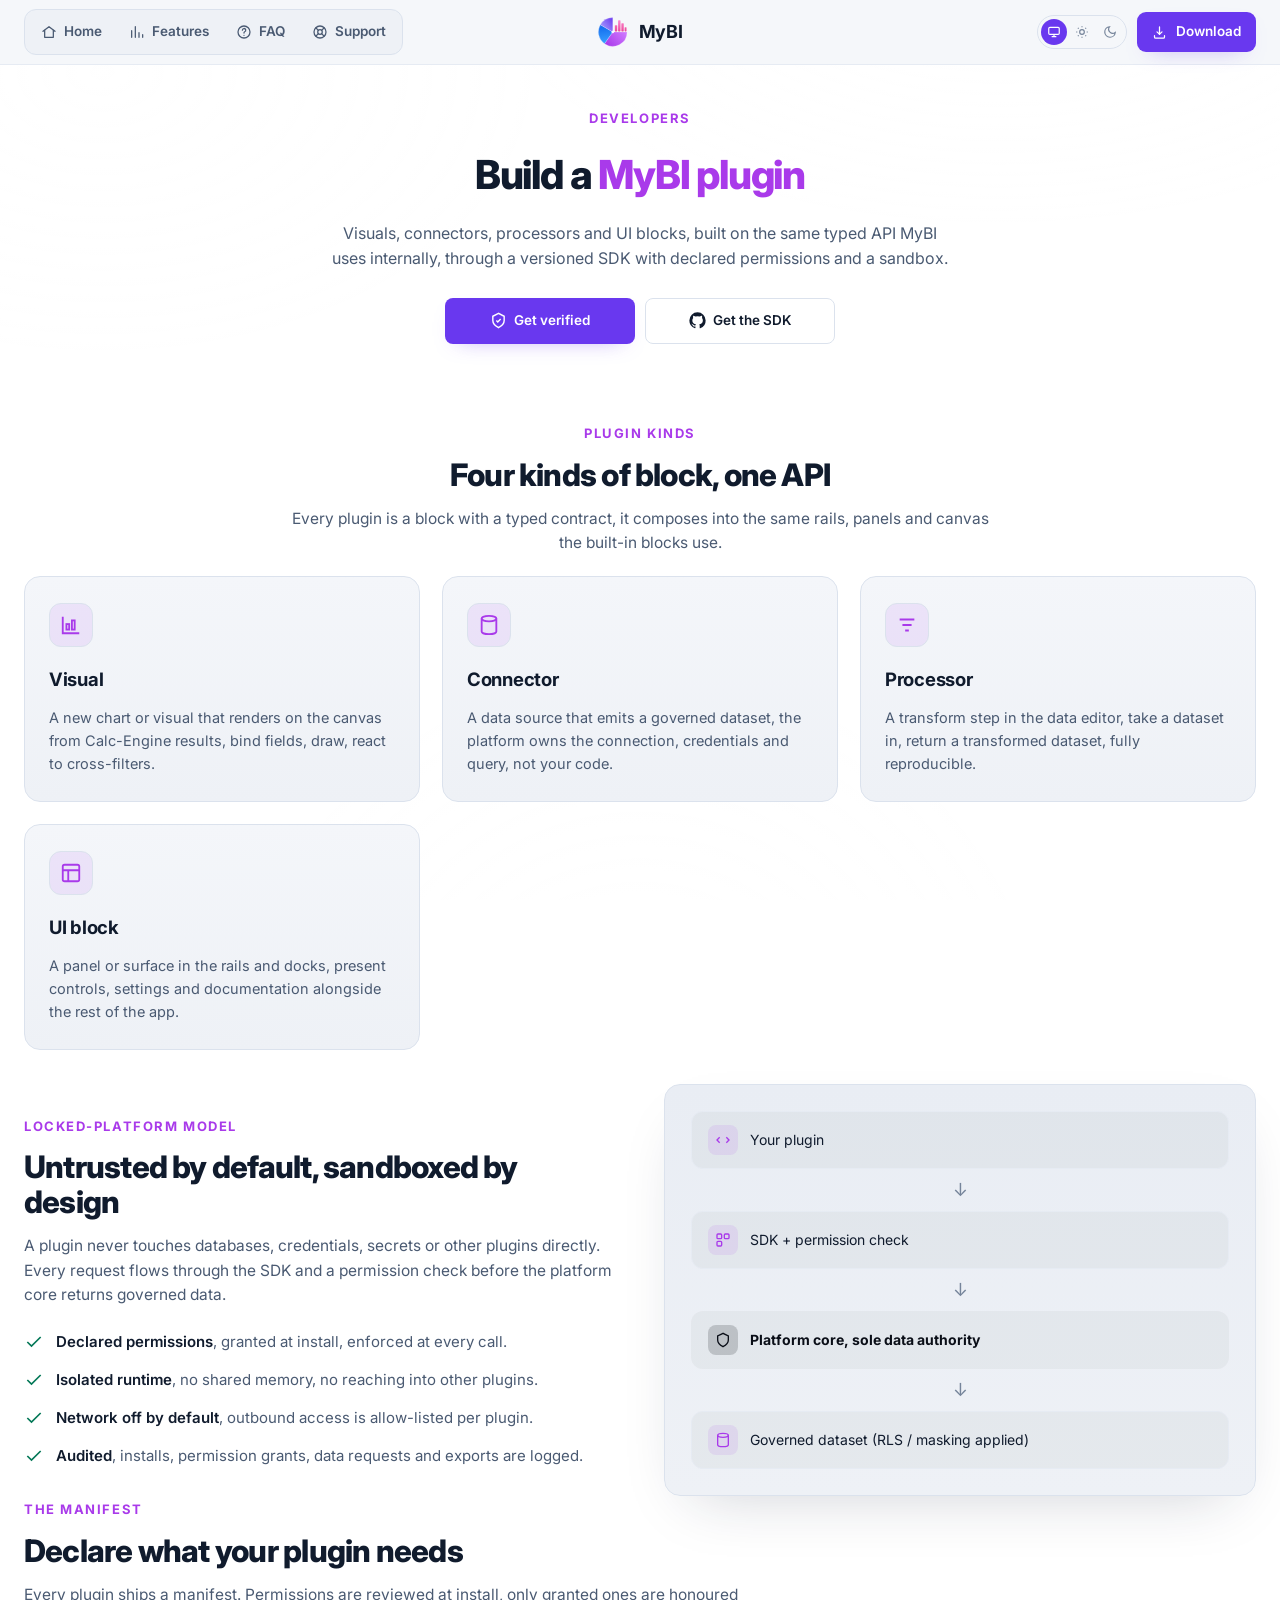
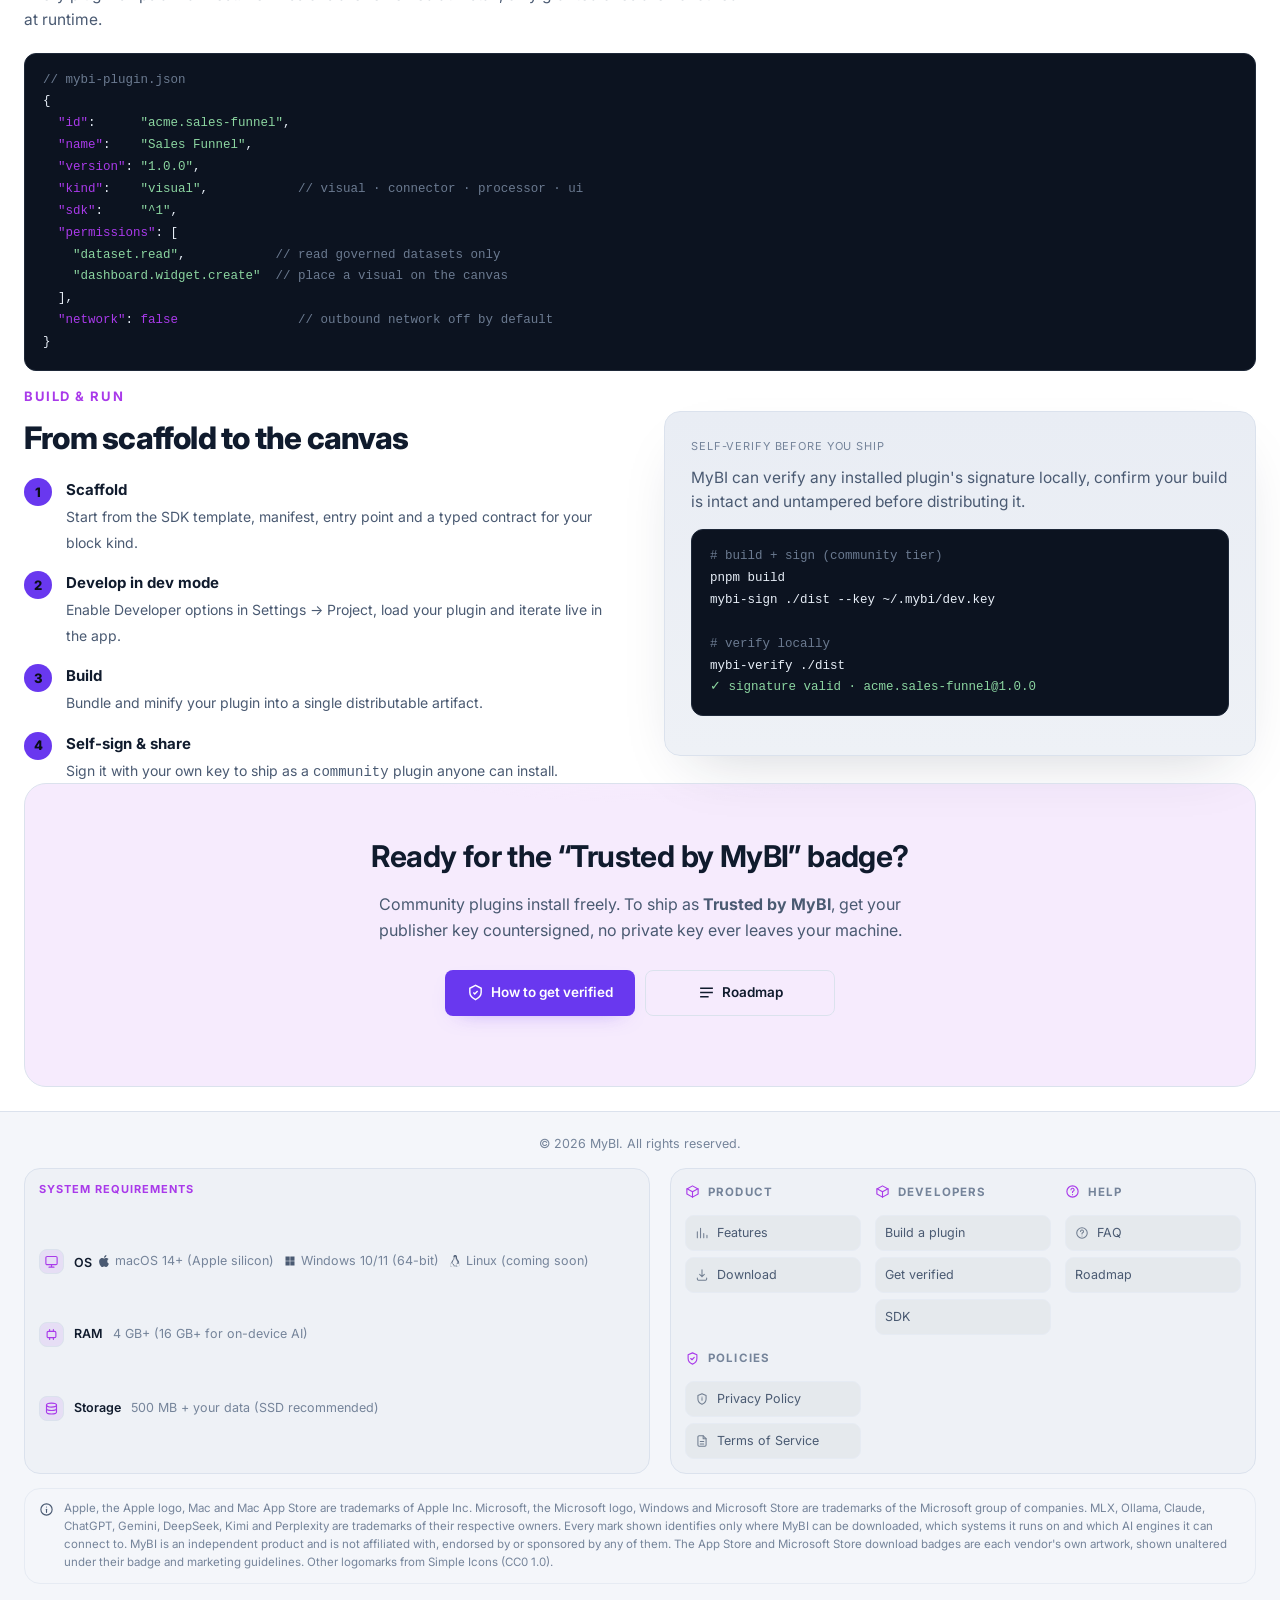
<file: build-plugin.html>
<!DOCTYPE html>
<html lang="en">
<head>
<meta charset="UTF-8" />
<meta name="viewport" content="width=device-width, initial-scale=1" />
<title>MyBI — Build a plugin</title>
<meta name="description" content="Build a MyBI plugin, visual, connector, processor and UI blocks on the same typed API MyBI uses internally, through a versioned SDK with declared permissions and a sandbox." />
<meta name="theme-color" content="#0a0e17" />
<link rel="preconnect" href="https://fonts.googleapis.com" />
<link rel="preconnect" href="https://fonts.gstatic.com" crossorigin />
<link href="https://fonts.googleapis.com/css2?family=Inter:wght@400;500;600;700;800&display=swap" rel="stylesheet" />
<!-- All three are the same mark at the same crop. They were not: the touch icon pointed at the
     Icon Composer FOREGROUND layer, which carries 20% of safe-area padding on every side because
     macOS supplies the tile behind it. Standing alone in a tab it read as a small logo adrift in a
     box, so whichever icon the browser reached for decided what the site looked like. -->
<link rel="icon" type="image/svg+xml" href="assets/logo-foreground.svg?v=4" />
<link rel="icon" href="/favicon.ico?v=4" sizes="16x16 32x32 48x48 64x64" />
<link rel="apple-touch-icon" href="assets/apple-touch-icon.png?v=4" />
<link rel="stylesheet" href="assets/styles.css?v=50" />
<script>/* pre-apply the saved theme so the page never flashes the wrong one */
try{var m=localStorage.getItem("mybi-theme")||"system";document.documentElement.dataset.theme=m==="system"?(matchMedia("(prefers-color-scheme: dark)").matches?"dark":"light"):m;}catch(e){}</script>
</head>
<body>

<header class="nav">
  <div class="wrap nav-inner">
    <!-- LEFT: page tabs. Mirrors MyBI's own Settings sub-tab bar: pill row, icon plus label,
         active tab in the accent. Folds into the burger panel on phones. -->
    <nav class="nav-tabs" aria-label="Sections">
        <a class="nav-tab" href="index.html"><svg class="nav-tab-ic" viewBox="0 0 24 24" fill="none" stroke="currentColor" stroke-width="1.9" stroke-linecap="round" stroke-linejoin="round"><path d="M3 11l9-7 9 7"/><path d="M5.5 9.5V20h13V9.5"/></svg><span>Home</span></a>
        <a class="nav-tab" href="index.html#features"><svg class="nav-tab-ic" viewBox="0 0 24 24" fill="none" stroke="currentColor" stroke-width="1.9" stroke-linecap="round" stroke-linejoin="round"><path d="M4 20V10M9.5 20V4M15 20v-7M20.5 20v-4"/></svg><span>Features</span></a>
        <a class="nav-tab" href="faq.html"><svg class="nav-tab-ic" viewBox="0 0 24 24" fill="none" stroke="currentColor" stroke-width="1.9" stroke-linecap="round" stroke-linejoin="round"><circle cx="12" cy="12" r="9"/><path d="M9.6 9.3a2.5 2.5 0 1 1 3.4 2.3c-.6.3-1 .9-1 1.6v.3"/><path d="M12 17v.01"/></svg><span>FAQ</span></a>
        <a class="nav-tab" href="support.html"><svg class="nav-tab-ic" viewBox="0 0 24 24" fill="none" stroke="currentColor" stroke-width="1.9" stroke-linecap="round" stroke-linejoin="round"><circle cx="12" cy="12" r="9"/><circle cx="12" cy="12" r="3.4"/><path d="M14.4 9.6 18 6M6 18l3.6-3.6M14.4 14.4 18 18M6 6l3.6 3.6"/></svg><span>Support</span></a>
    </nav>

    <!-- CENTRE: the mark, positioned against the BAR rather than the space left between the
         side zones, so it stays put as those zones change width from page to page. -->
    <a class="brand" href="index.html" aria-label="MyBI home">
      <img class="logo" src="assets/logo-foreground.svg?v=2" alt="" aria-hidden="true" />
      <span>My<b>BI</b></span>
    </a>

    <!-- RIGHT: theme plus the one call to action. -->
    <div class="nav-actions">
      <span class="theme-seg" role="group" aria-label="Colour theme">
        <button type="button" data-mode="system" title="System" aria-label="Follow the system theme"><svg viewBox="0 0 24 24" fill="none" stroke="currentColor" stroke-width="2"><rect x="3" y="4" width="18" height="12" rx="2"/><path d="M8 20h8M12 16v4"/></svg></button>
        <button type="button" data-mode="light" title="Light" aria-label="Light theme"><svg viewBox="0 0 24 24" fill="none" stroke="currentColor" stroke-width="2"><circle cx="12" cy="12" r="4"/><path d="M12 2v2M12 20v2M4.9 4.9l1.4 1.4M17.7 17.7l1.4 1.4M2 12h2M20 12h2M4.9 19.1l1.4-1.4M17.7 6.3l1.4-1.4"/></svg></button>
        <button type="button" data-mode="dark" title="Dark" aria-label="Dark theme"><svg viewBox="0 0 24 24" fill="none" stroke="currentColor" stroke-width="2"><path d="M21 12.8A9 9 0 1 1 11.2 3 7 7 0 0 0 21 12.8Z"/></svg></button>
      </span>
      <a class="btn btn-primary btn-sm" href="index.html#download"><svg viewBox="0 0 24 24" fill="none" stroke="currentColor" stroke-width="2" stroke-linecap="round" stroke-linejoin="round" aria-hidden="true"><path d="M12 3v12m0 0 4-4m-4 4-4-4M4 17v2a2 2 0 0 0 2 2h12a2 2 0 0 0 2-2v-2"/></svg>Download</a>
    </div>

    <button class="nav-burger" type="button" aria-label="Menu" aria-expanded="false">
      <svg viewBox="0 0 24 24" fill="none" stroke="currentColor" stroke-width="2" stroke-linecap="round"><path d="M4 7h16M4 12h16M4 17h16"/></svg>
    </button>
  </div>
</header>

<main>

<section class="page-hero wrap">
  <span class="kicker">Developers</span>
  <h1>Build a <span class="g">MyBI plugin</span></h1>
  <p>Visuals, connectors, processors and UI blocks, built on the same typed API MyBI uses internally, through a versioned SDK with declared permissions and a sandbox.</p>
  <div class="hero-cta" style="justify-content:center;margin-top:26px">
    <a class="btn btn-primary" href="verify.html">
      <svg viewBox="0 0 24 24" fill="none" stroke="currentColor" stroke-width="2"><path d="M12 2 4 6v6c0 5 3.4 7.7 8 10 4.6-2.3 8-5 8-10V6Z"/><path d="m9 12 2 2 4-4"/></svg>
      Get verified
    </a>
    <a class="btn btn-ghost" href="https://github.com/My-BI" target="_blank" rel="noopener">
      <svg viewBox="0 0 24 24" fill="currentColor"><path d="M12 .5A11.5 11.5 0 0 0 .5 12a11.5 11.5 0 0 0 7.86 10.92c.58.1.79-.25.79-.56v-2c-3.2.7-3.87-1.37-3.87-1.37-.53-1.34-1.3-1.7-1.3-1.7-1.05-.72.08-.71.08-.71 1.17.08 1.78 1.2 1.78 1.2 1.04 1.78 2.73 1.27 3.4.97.1-.75.4-1.27.73-1.56-2.55-.29-5.24-1.28-5.24-5.7 0-1.26.45-2.29 1.2-3.1-.13-.29-.52-1.46.1-3.05 0 0 .97-.31 3.2 1.18a11 11 0 0 1 5.82 0c2.22-1.5 3.19-1.18 3.19-1.18.63 1.59.24 2.76.12 3.05.74.81 1.19 1.84 1.19 3.1 0 4.43-2.69 5.4-5.25 5.69.41.36.78 1.05.78 2.13v3.16c0 .31.2.67.8.56A11.5 11.5 0 0 0 23.5 12 11.5 11.5 0 0 0 12 .5Z"/></svg>
      Get the SDK
    </a>
  </div>
</section>

<!-- What you can build -->
<section id="kinds">
  <div class="wrap">
    <div class="sec-head">
      <span class="kicker">Plugin kinds</span>
      <h2 class="sec-title">Four kinds of block, one API</h2>
      <p class="sec-sub">Every plugin is a block with a typed contract, it composes into the same rails, panels and canvas the built-in blocks use.</p>
    </div>
    <div class="features">
      <div class="feature">
        <div class="ic"><svg viewBox="0 0 24 24" fill="none" stroke="currentColor" stroke-width="2"><path d="M3 3v18h18"/><rect x="7" y="11" width="3" height="6"/><rect x="13" y="7" width="3" height="10"/></svg></div>
        <h3>Visual</h3>
        <p>A new chart or visual that renders on the canvas from Calc-Engine results, bind fields, draw, react to cross-filters.</p>
      </div>
      <div class="feature">
        <div class="ic"><svg viewBox="0 0 24 24" fill="none" stroke="currentColor" stroke-width="2"><ellipse cx="12" cy="5" rx="8" ry="3"/><path d="M4 5v14c0 1.7 3.6 3 8 3s8-1.3 8-3V5"/></svg></div>
        <h3>Connector</h3>
        <p>A data source that emits a governed dataset, the platform owns the connection, credentials and query, not your code.</p>
      </div>
      <div class="feature">
        <div class="ic"><svg viewBox="0 0 24 24" fill="none" stroke="currentColor" stroke-width="2"><path d="M4 6h16M7 12h10M10 18h4"/></svg></div>
        <h3>Processor</h3>
        <p>A transform step in the data editor, take a dataset in, return a transformed dataset, fully reproducible.</p>
      </div>
      <div class="feature">
        <div class="ic"><svg viewBox="0 0 24 24" fill="none" stroke="currentColor" stroke-width="2"><rect x="3" y="3" width="18" height="18" rx="2"/><path d="M3 9h18M9 21V9"/></svg></div>
        <h3>UI block</h3>
        <p>A panel or surface in the rails and docks, present controls, settings and documentation alongside the rest of the app.</p>
      </div>
    </div>
  </div>
</section>

<!-- Locked-platform model -->
<section class="wrap">
  <div class="split">
    <div>
      <span class="kicker">Locked-platform model</span>
      <h2 class="sec-title" style="text-align:left">Untrusted by default, sandboxed by design</h2>
      <p class="sec-sub">A plugin never touches databases, credentials, secrets or other plugins directly. Every request flows through the SDK and a permission check before the platform core returns governed data.</p>
      <ul class="bullet-list">
        <li><svg viewBox="0 0 24 24" fill="none" stroke="currentColor" stroke-width="2"><path d="M20 6 9 17l-5-5"/></svg><span><b>Declared permissions</b>, granted at install, enforced at every call.</span></li>
        <li><svg viewBox="0 0 24 24" fill="none" stroke="currentColor" stroke-width="2"><path d="M20 6 9 17l-5-5"/></svg><span><b>Isolated runtime</b>, no shared memory, no reaching into other plugins.</span></li>
        <li><svg viewBox="0 0 24 24" fill="none" stroke="currentColor" stroke-width="2"><path d="M20 6 9 17l-5-5"/></svg><span><b>Network off by default</b>, outbound access is allow-listed per plugin.</span></li>
        <li><svg viewBox="0 0 24 24" fill="none" stroke="currentColor" stroke-width="2"><path d="M20 6 9 17l-5-5"/></svg><span><b>Audited</b>, installs, permission grants, data requests and exports are logged.</span></li>
      </ul>
    </div>
    <div class="split-media">
      <div class="flow">
        <div class="node"><span class="b"><svg viewBox="0 0 24 24" fill="none" stroke="currentColor" stroke-width="2"><path d="m7 8-4 4 4 4"/><path d="m17 8 4 4-4 4"/></svg></span> Your plugin</div>
        <div class="arrow">↓</div>
        <div class="node"><span class="b"><svg viewBox="0 0 24 24" fill="none" stroke="currentColor" stroke-width="2"><rect x="3" y="3" width="7" height="7" rx="1.5"/><rect x="14" y="3" width="7" height="7" rx="1.5"/><rect x="3" y="14" width="7" height="7" rx="1.5"/></svg></span> SDK + permission check</div>
        <div class="arrow">↓</div>
        <div class="node core"><span class="b"><svg viewBox="0 0 24 24" fill="none" stroke="currentColor" stroke-width="2"><path d="M12 2 4 6v6c0 5 3.4 7.7 8 10 4.6-2.3 8-5 8-10V6Z"/></svg></span> Platform core, sole data authority</div>
        <div class="arrow">↓</div>
        <div class="node"><span class="b"><svg viewBox="0 0 24 24" fill="none" stroke="currentColor" stroke-width="2"><ellipse cx="12" cy="5" rx="8" ry="3"/><path d="M4 5v14c0 1.7 3.6 3 8 3s8-1.3 8-3V5"/></svg></span> Governed dataset (RLS / masking applied)</div>
      </div>
    </div>
  </div>
</section>

<!-- Manifest -->
<section class="wrap">
  <div class="sec-head left">
    <span class="kicker">The manifest</span>
    <h2 class="sec-title" style="text-align:left">Declare what your plugin needs</h2>
    <p class="sec-sub">Every plugin ships a manifest. Permissions are reviewed at install, only granted ones are honoured at runtime.</p>
  </div>
  <pre class="codeblock"><span class="c">// mybi-plugin.json</span>
{
  <span class="k">"id"</span>:      <span class="s">"acme.sales-funnel"</span>,
  <span class="k">"name"</span>:    <span class="s">"Sales Funnel"</span>,
  <span class="k">"version"</span>: <span class="s">"1.0.0"</span>,
  <span class="k">"kind"</span>:    <span class="s">"visual"</span>,            <span class="c">// visual · connector · processor · ui</span>
  <span class="k">"sdk"</span>:     <span class="s">"^1"</span>,
  <span class="k">"permissions"</span>: [
    <span class="s">"dataset.read"</span>,            <span class="c">// read governed datasets only</span>
    <span class="s">"dashboard.widget.create"</span>  <span class="c">// place a visual on the canvas</span>
  ],
  <span class="k">"network"</span>: <span class="k">false</span>                <span class="c">// outbound network off by default</span>
}</pre>
</section>

<!-- Build & ship steps -->
<section class="wrap">
  <div class="split">
    <div>
      <span class="kicker">Build &amp; run</span>
      <h2 class="sec-title" style="text-align:left">From scaffold to the canvas</h2>
      <ol class="steps" style="margin-top:22px">
        <li><div><b>Scaffold</b><span>Start from the SDK template, manifest, entry point and a typed contract for your block kind.</span></div></li>
        <li><div><b>Develop in dev mode</b><span>Enable Developer options in Settings → Project, load your plugin and iterate live in the app.</span></div></li>
        <li><div><b>Build</b><span>Bundle and minify your plugin into a single distributable artifact.</span></div></li>
        <li><div><b>Self-sign &amp; share</b><span>Sign it with your own key to ship as a <code>community</code> plugin anyone can install.</span></div></li>
      </ol>
    </div>
    <div class="split-media">
      <p class="side-title" style="margin-bottom:10px">Self-verify before you ship</p>
      <p class="sec-sub" style="margin:0 0 14px">MyBI can verify any installed plugin's signature locally, confirm your build is intact and untampered before distributing it.</p>
      <pre class="codeblock"><span class="c"># build + sign (community tier)</span>
pnpm build
mybi-sign ./dist --key ~/.mybi/dev.key

<span class="c"># verify locally</span>
mybi-verify ./dist
<span class="s">✓ signature valid · acme.sales-funnel@1.0.0</span></pre>
    </div>
  </div>
</section>

<!-- CTA -->
<section class="wrap">
  <div class="cta-band">
    <h2>Ready for the “Trusted by MyBI” badge?</h2>
    <p>Community plugins install freely. To ship as <b>Trusted by MyBI</b>, get your publisher key countersigned, no private key ever leaves your machine.</p>
    <div class="hero-cta">
      <a class="btn btn-primary" href="verify.html">
        <svg viewBox="0 0 24 24" fill="none" stroke="currentColor" stroke-width="2"><path d="M12 2 4 6v6c0 5 3.4 7.7 8 10 4.6-2.3 8-5 8-10V6Z"/><path d="m9 12 2 2 4-4"/></svg>
        How to get verified
      </a>
      <a class="btn btn-ghost" href="roadmap.html">
        <svg viewBox="0 0 24 24" fill="none" stroke="currentColor" stroke-width="2"><path d="M3 12h18M3 6h18M3 18h12"/></svg>
        Roadmap
      </a>
    </div>
  </div>
</section>

</main>

<footer>
  <div class="wrap">
    <div class="foot-grid">
      <div class="foot-brand">
        <a class="brand" href="index.html">
          <img class="logo" src="assets/logo-foreground.svg?v=2" alt="" aria-hidden="true" />
          <span>My<b>BI</b></span>
        </a>
        <p>Analytics &amp; geospatial intelligence, built block-first, extensible through a signed-plugin SDK.</p>
      </div>
      <div class="foot-cols">
        <div class="foot-col">
          <h4>Product</h4>
          <a href="index.html#features">Features</a>
          <a href="index.html#download">Download</a>
        </div>
        <div class="foot-col">
          <h4>Developers</h4>
          <a href="build-plugin.html">Build a plugin</a>
          <a href="verify.html">Get verified</a>
          <a href="build-plugin.html">SDK</a>
        </div>
        <div class="foot-col">
          <h4>Project</h4>
          <a href="faq.html">FAQ</a>
          <a href="roadmap.html">Roadmap</a>
        </div>
      </div>
    </div>
    <div class="foot-bottom">
      <span>© <span id="year">2026</span> MyBI. Business intelligence, built block-first.</span>
      <span>Open for verification · host-gated plugin permissions.</span>
    </div>
  </div>
</footer>

<script src="assets/main.js?v=50"></script>
</body>
</html>
</file>
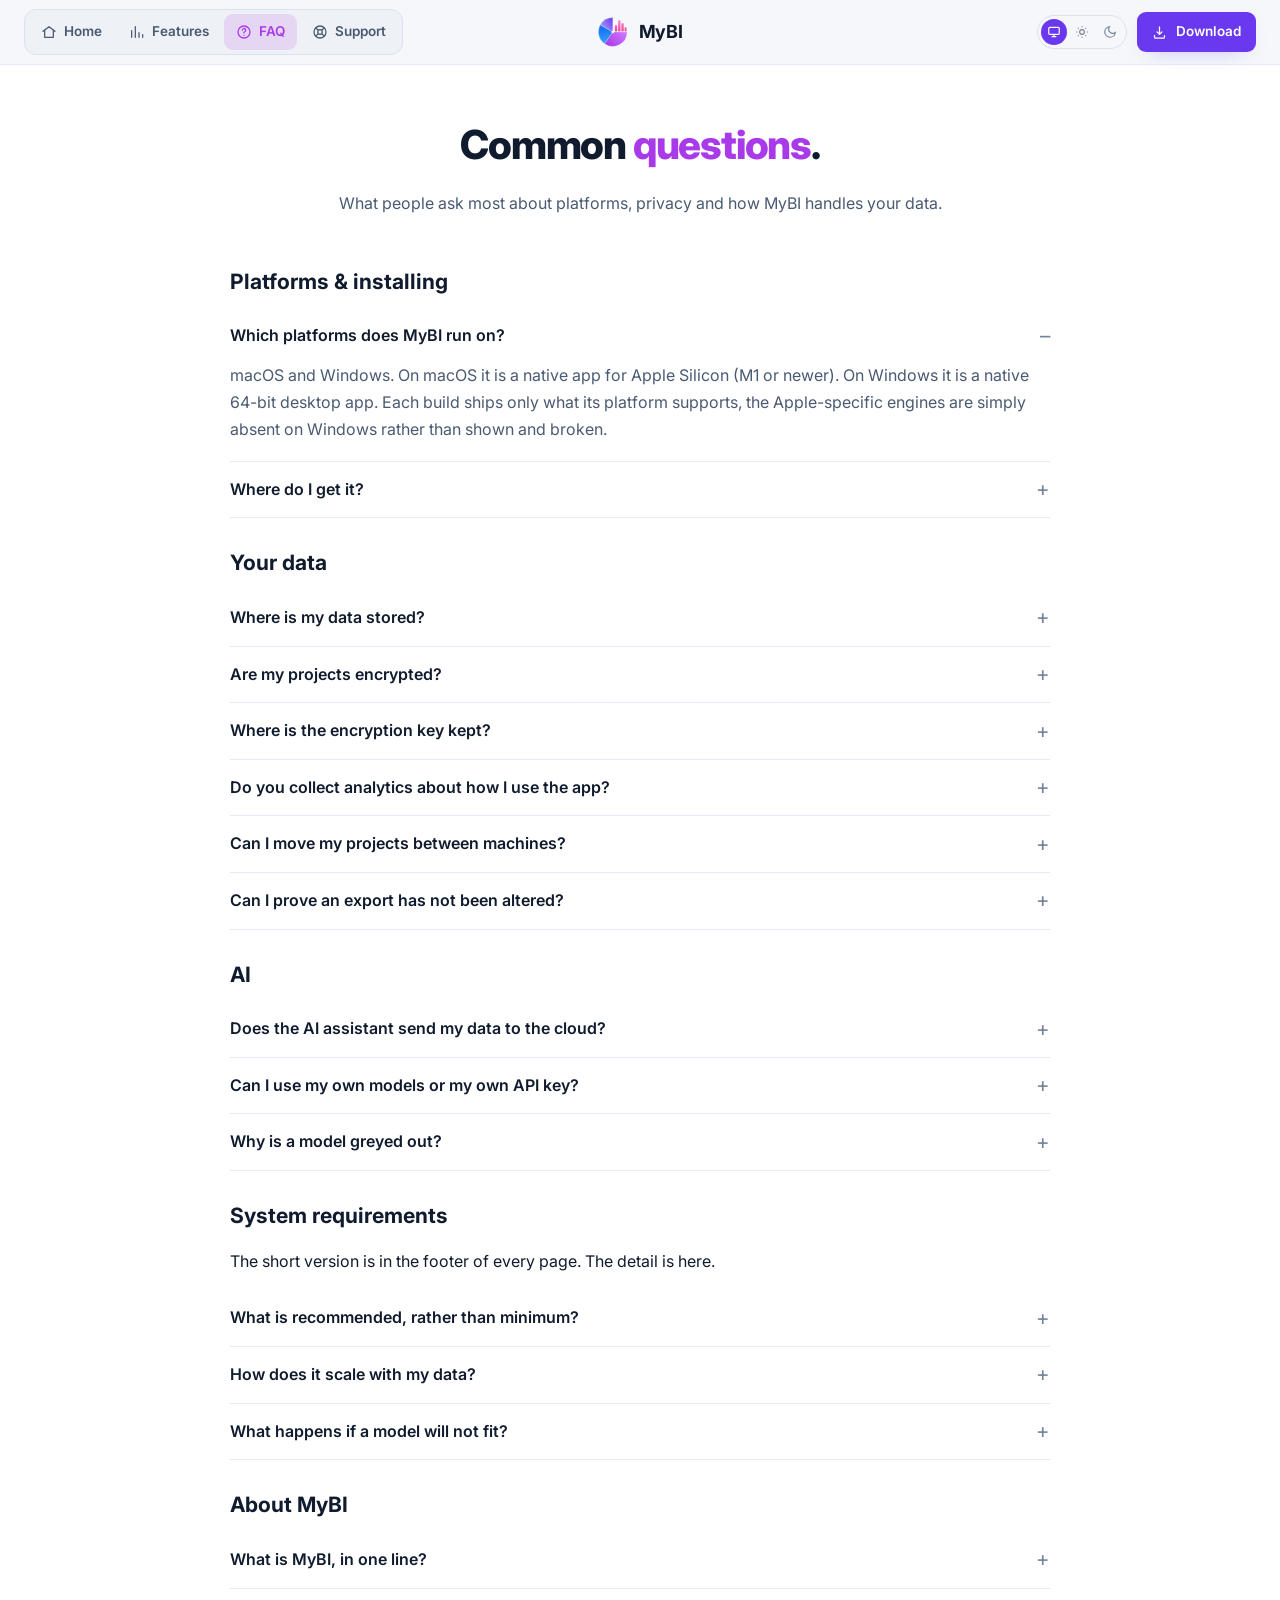
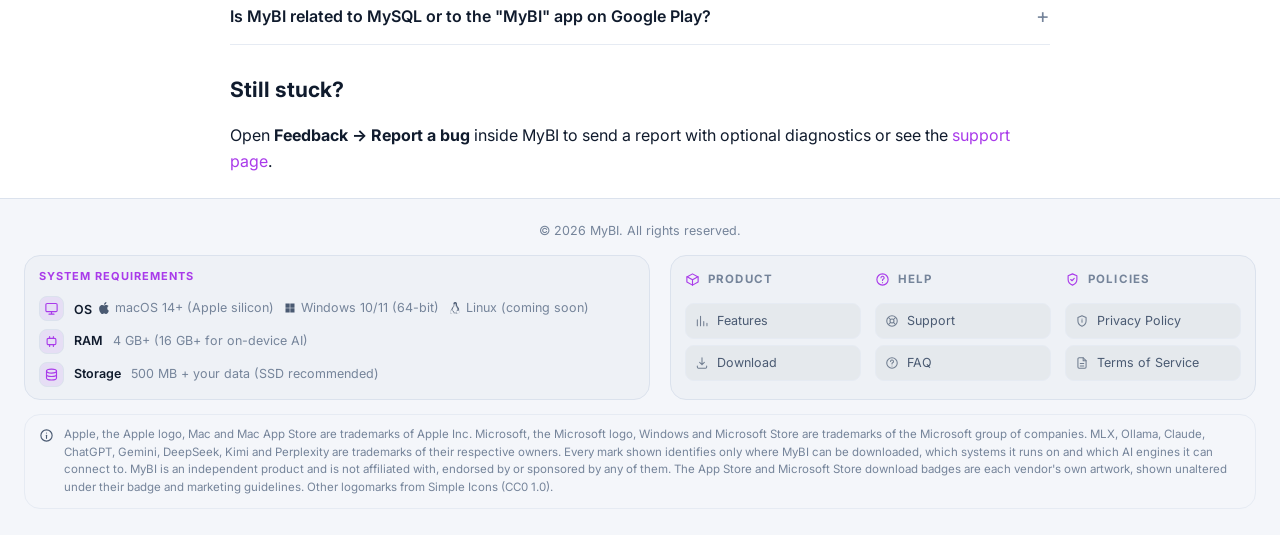
<file: faq.html>
<!DOCTYPE html>
<html lang="en">
<head>
<meta charset="UTF-8" />
<meta name="viewport" content="width=device-width, initial-scale=1" />
<title>MyBI — FAQ</title>
<meta name="description" content="Answers about MyBI: which platforms it runs on, where your data is stored, how the AI assistant handles it, encryption, exports and system requirements." />
<meta name="theme-color" content="#0a0e17" />
<link rel="preconnect" href="https://fonts.googleapis.com" />
<link rel="preconnect" href="https://fonts.gstatic.com" crossorigin />
<link href="https://fonts.googleapis.com/css2?family=Inter:wght@400;500;600;700;800&display=swap" rel="stylesheet" />
<!-- All three are the same mark at the same crop. They were not: the touch icon pointed at the
     Icon Composer FOREGROUND layer, which carries 20% of safe-area padding on every side because
     macOS supplies the tile behind it. Standing alone in a tab it read as a small logo adrift in a
     box, so whichever icon the browser reached for decided what the site looked like. -->
<link rel="icon" type="image/svg+xml" href="assets/logo-foreground.svg?v=4" />
<link rel="icon" href="/favicon.ico?v=4" sizes="16x16 32x32 48x48 64x64" />
<link rel="apple-touch-icon" href="assets/apple-touch-icon.png?v=4" />
<meta property="og:title" content="MyBI — FAQ" />
<meta property="og:description" content="Answers about platforms, privacy, on-device AI, encryption and system requirements." />
<meta property="og:type" content="website" />
<link rel="stylesheet" href="assets/styles.css?v=50" />
<style>
  .legal{max-width:820px;margin:0 auto}
  .legal h2{font-size:1.32rem;margin:28px 0 10px;color:var(--text)}
  .legal p.legal li{color:var(--muted);line-height:1.72;font-size:1rem}
  .legal a{color:var(--brand-2)}
  .legal strong{color:var(--text)}
  .faq{margin-top:8px}
  .faq details{border-bottom:1px solid var(--border-soft);padding:2px 0;margin:0}
  .faq summary{cursor:pointer;list-style:none;padding:13px 0;font-weight:600;color:var(--text);display:flex;align-items:center;justify-content:space-between;gap:14px}
  .faq summary:hover{color:var(--brand-2)}
  .faq summary::-webkit-details-marker{display:none}
  .faq summary::after{content:"+";color:var(--faint);font-weight:400;font-size:1.3rem;line-height:1}
  .faq details[open] summary::after{content:"–"}
  .faq p{color:var(--muted);line-height:1.7;margin:0 0 15px}
  .req th.req td{text-align:left;padding:11px 12px;border-bottom:1px solid var(--border-soft);font-size:.95rem;color:var(--muted);vertical-align:top}
</style>
<script>/* pre-apply the saved theme so the page never flashes the wrong one */
try{var m=localStorage.getItem("mybi-theme")||"system";document.documentElement.dataset.theme=m==="system"?(matchMedia("(prefers-color-scheme: dark)").matches?"dark":"light"):m;}catch(e){}</script>
</head>
<body>

<header class="nav">
  <div class="wrap nav-inner">
    <!-- LEFT: page tabs. Mirrors MyBI's own Settings sub-tab bar: pill row, icon plus label,
         active tab in the accent. Folds into the burger panel on phones. -->
    <nav class="nav-tabs" aria-label="Sections">
        <a class="nav-tab" href="index.html"><svg class="nav-tab-ic" viewBox="0 0 24 24" fill="none" stroke="currentColor" stroke-width="1.9" stroke-linecap="round" stroke-linejoin="round"><path d="M3 11l9-7 9 7"/><path d="M5.5 9.5V20h13V9.5"/></svg><span>Home</span></a>
        <a class="nav-tab" href="index.html#features"><svg class="nav-tab-ic" viewBox="0 0 24 24" fill="none" stroke="currentColor" stroke-width="1.9" stroke-linecap="round" stroke-linejoin="round"><path d="M4 20V10M9.5 20V4M15 20v-7M20.5 20v-4"/></svg><span>Features</span></a>
        <a class="nav-tab on" href="faq.html"><svg class="nav-tab-ic" viewBox="0 0 24 24" fill="none" stroke="currentColor" stroke-width="1.9" stroke-linecap="round" stroke-linejoin="round"><circle cx="12" cy="12" r="9"/><path d="M9.6 9.3a2.5 2.5 0 1 1 3.4 2.3c-.6.3-1 .9-1 1.6v.3"/><path d="M12 17v.01"/></svg><span>FAQ</span></a>
        <a class="nav-tab" href="support.html"><svg class="nav-tab-ic" viewBox="0 0 24 24" fill="none" stroke="currentColor" stroke-width="1.9" stroke-linecap="round" stroke-linejoin="round"><circle cx="12" cy="12" r="9"/><circle cx="12" cy="12" r="3.4"/><path d="M14.4 9.6 18 6M6 18l3.6-3.6M14.4 14.4 18 18M6 6l3.6 3.6"/></svg><span>Support</span></a>
    </nav>

    <!-- CENTRE: the mark, positioned against the BAR rather than the space left between the
         side zones, so it stays put as those zones change width from page to page. -->
    <a class="brand" href="index.html" aria-label="MyBI home">
      <img class="logo" src="assets/logo-foreground.svg?v=2" alt="" aria-hidden="true" />
      <span>My<b>BI</b></span>
    </a>

    <!-- RIGHT: theme plus the one call to action. -->
    <div class="nav-actions">
      <span class="theme-seg" role="group" aria-label="Colour theme">
        <button type="button" data-mode="system" title="System" aria-label="Follow the system theme"><svg viewBox="0 0 24 24" fill="none" stroke="currentColor" stroke-width="2"><rect x="3" y="4" width="18" height="12" rx="2"/><path d="M8 20h8M12 16v4"/></svg></button>
        <button type="button" data-mode="light" title="Light" aria-label="Light theme"><svg viewBox="0 0 24 24" fill="none" stroke="currentColor" stroke-width="2"><circle cx="12" cy="12" r="4"/><path d="M12 2v2M12 20v2M4.9 4.9l1.4 1.4M17.7 17.7l1.4 1.4M2 12h2M20 12h2M4.9 19.1l1.4-1.4M17.7 6.3l1.4-1.4"/></svg></button>
        <button type="button" data-mode="dark" title="Dark" aria-label="Dark theme"><svg viewBox="0 0 24 24" fill="none" stroke="currentColor" stroke-width="2"><path d="M21 12.8A9 9 0 1 1 11.2 3 7 7 0 0 0 21 12.8Z"/></svg></button>
      </span>
      <a class="btn btn-primary btn-sm" href="index.html#download"><svg viewBox="0 0 24 24" fill="none" stroke="currentColor" stroke-width="2" stroke-linecap="round" stroke-linejoin="round" aria-hidden="true"><path d="M12 3v12m0 0 4-4m-4 4-4-4M4 17v2a2 2 0 0 0 2 2h12a2 2 0 0 0 2-2v-2"/></svg>Download</a>
    </div>

    <button class="nav-burger" type="button" aria-label="Menu" aria-expanded="false">
      <svg viewBox="0 0 24 24" fill="none" stroke="currentColor" stroke-width="2" stroke-linecap="round"><path d="M4 7h16M4 12h16M4 17h16"/></svg>
    </button>
  </div>
</header>

<main>

<section class="page-hero wrap">
  <h1>Common <span class="g">questions</span>.</h1>
  <p>What people ask most about platforms, privacy and how MyBI handles your data.</p>
</section>

<section class="wrap">
  <article class="legal">

    <h2>Platforms &amp; installing</h2>
    <div class="faq">
      <details open>
        <summary>Which platforms does MyBI run on?</summary>
        <p>macOS and Windows. On macOS it is a native app for Apple Silicon (M1 or newer). On Windows it is a native 64-bit desktop app. Each build ships only what its platform supports, the Apple-specific engines are simply absent on Windows rather than shown and broken.</p>
      </details>
      <details>
        <summary>Where do I get it?</summary>
        <p>MyBI is on the <a href="https://apps.apple.com/in/app/mybi/id6791545656?mt=12" target="_blank" rel="noopener">Mac App Store</a> today. The Windows build and a direct macOS download follow, the <a href="index.html#download">download page</a> always shows what is actually available, never a placeholder.</p>
      </details>
    </div>

    <h2>Your data</h2>
    <div class="faq">
      <details>
        <summary>Where is my data stored?</summary>
        <p>On your own machine. MyBI processes your datasets, models and dashboards with an on-device engine and saves them in portable project files on your disk. Nothing is uploaded unless you deliberately publish, share or back it up, see the <a href="privacy-policy">Privacy Policy</a>.</p>
      </details>
      <details>
        <summary>Are my projects encrypted?</summary>
        <p>Yes. Every project is written as an encrypted container (AES-256-GCM), never as plain files on disk. What changes between plans is <em>which key opens it</em>.</p>
        <p><strong>Standard.</strong> The container is sealed with a key built into the app. That protects your work from anything reading the raw file, but any MyBI installation can open it. Treat it as encryption at rest, not as a secret only you hold.</p>
        <p><strong>Device-bound.</strong> The key is tied to your machine, so a copied file does not open anywhere else.</p>
        <p><strong>Biometric.</strong> The same device-bound key, additionally gated behind Touch ID, Face ID or Windows Hello.</p>
      </details>
      <details>
        <summary>Where is the encryption key kept?</summary>
        <p>Never in a plain file beside your data. The device-bound key is wrapped by hardware or by your operating system's own protected store, whichever your machine actually offers.</p>
        <p><strong>Apple.</strong> A non-extractable key held in the <strong>Secure Enclave</strong>. Where the Secure Enclave is unavailable, a device-only key in your login keychain, marked so it never syncs to another machine.</p>
        <p><strong>Windows.</strong> A non-exportable key in the <strong>TPM</strong> on machines that have one, otherwise <strong>DPAPI</strong>, sealed to your Windows user account. Which of the two applies depends on your hardware and both keep the key off the disk in readable form.</p>
      </details>
      <details>
        <summary>Do you collect analytics about how I use the app?</summary>
        <p>No. There is no in-app behavioural analytics and no telemetry about your data or your projects. What we hold is the account identity you sign in with and anything you deliberately send us, a support message or a cloud feature you switch on.</p>
      </details>
      <details>
        <summary>Can I move my projects between machines?</summary>
        <p>Yes. Projects live in portable files you can back up, copy and open on another machine. There is no lock-in.</p>
      </details>
      <details>
        <summary>Can I prove an export has not been altered?</summary>
        <p>Yes. Every export carries a signed, tamper-evident record of where it came from. MyBI Forensic re-checks that record independently and reports whether it is intact or whether entries were deleted, edited or reordered, it never changes or "repairs" anything.</p>
      </details>
    </div>

    <h2>AI</h2>
    <div class="faq">
      <details>
        <summary>Does the AI assistant send my data to the cloud?</summary>
        <p>Not unless you choose a cloud engine. The assistant runs on-device by default and every data access is permission-gated, MyBI asks before the assistant can read a dataset and tells you plainly when a request would leave your machine.</p>
      </details>
      <details>
        <summary>Can I use my own models or my own API key?</summary>
        <p>Yes. You can run local models on your own machine or connect a cloud provider with your own key. Which engines are offered depends on your platform and what your hardware can actually run.</p>
      </details>
      <details>
        <summary>Why is a model greyed out?</summary>
        <p>Because it would not fit. MyBI checks a model against your available memory before offering it, one that cannot run stays disabled rather than being allowed to freeze your machine mid-answer.</p>
      </details>
    </div>

    <h2>System requirements</h2>
    <p>The short version is in the footer of every page. The detail is here.</p>
    <div class="faq">
      <details>
        <summary>What is recommended, rather than minimum?</summary>
        <p>4 GB of RAM and 500 MB of disk will run MyBI for everyday dashboards. For larger data and on-device AI, 16 GB or more and an SSD make the difference between comfortable and sluggish. On-device AI models are the memory-hungry part, not the dashboards.</p>
      </details>
      <details>
        <summary>How does it scale with my data?</summary>
        <p>Data is held in memory while you are working on it, so allow roughly one extra gigabyte of RAM per extra gigabyte of data. Storage is the app itself plus whatever your own files take.</p>
      </details>
      <details>
        <summary>What happens if a model will not fit?</summary>
        <p>It stays disabled. MyBI checks a model against the memory actually available before offering it, so a model that cannot run is never allowed to start and freeze your machine.</p>
      </details>
    </div>

    <h2>About MyBI</h2>
    <div class="faq">
      <details>
        <summary>What is MyBI, in one line?</summary>
        <p>Dashboards, analytics and geospatial intelligence, running on your own machine.</p>
      </details>
      <details>
        <summary>Is MyBI related to MySQL or to the "MyBI" app on Google Play?</summary>
        <p>No. MyBI means "My Own Business Intelligence". It is an independent project, not affiliated with MySQL or with the "MyBI" app on Google Play.</p>
      </details>
    </div>

    <h2>Still stuck?</h2>
    <p>Open <strong>Feedback → Report a bug</strong> inside MyBI to send a report with optional diagnostics or see the <a href="support.html">support page</a>.</p>
  </article>
</section>

</main>

<footer>
  <div class="wrap">
    <div class="foot-grid">
      <div class="foot-brand">
        <a class="brand" href="index.html">
          <img class="logo" src="assets/logo-foreground.svg?v=2" alt="" aria-hidden="true" />
          <span>My<b>BI</b></span>
        </a>
        <p>Dashboards, deep analytics &amp; geospatial intelligence, built block-first, with on-device and cloud AI.</p>
      </div>
      <div class="foot-cols">
        <div class="foot-col">
          <h4>Product</h4>
          <a href="index.html#features">Features</a>
          <a href="index.html#download">Download</a>
        </div>
        <div class="foot-col">
          <h4>Project</h4>
          <a href="support.html">Support</a>
          <a href="faq.html">FAQ</a>
        </div>
        <div class="foot-col">
          <h4>Policies</h4>
          <a href="privacy-policy">Privacy Policy</a>
          <a href="terms-of-service">Terms of Service</a>
        </div>
      </div>
    </div>
    <div class="foot-bottom">
      <span>© <span id="year">2026</span> MyBI. A business intelligence app.</span>
    </div>
  </div>
</footer>

<script src="assets/main.js?v=50"></script>
</body>
</html>
</file>
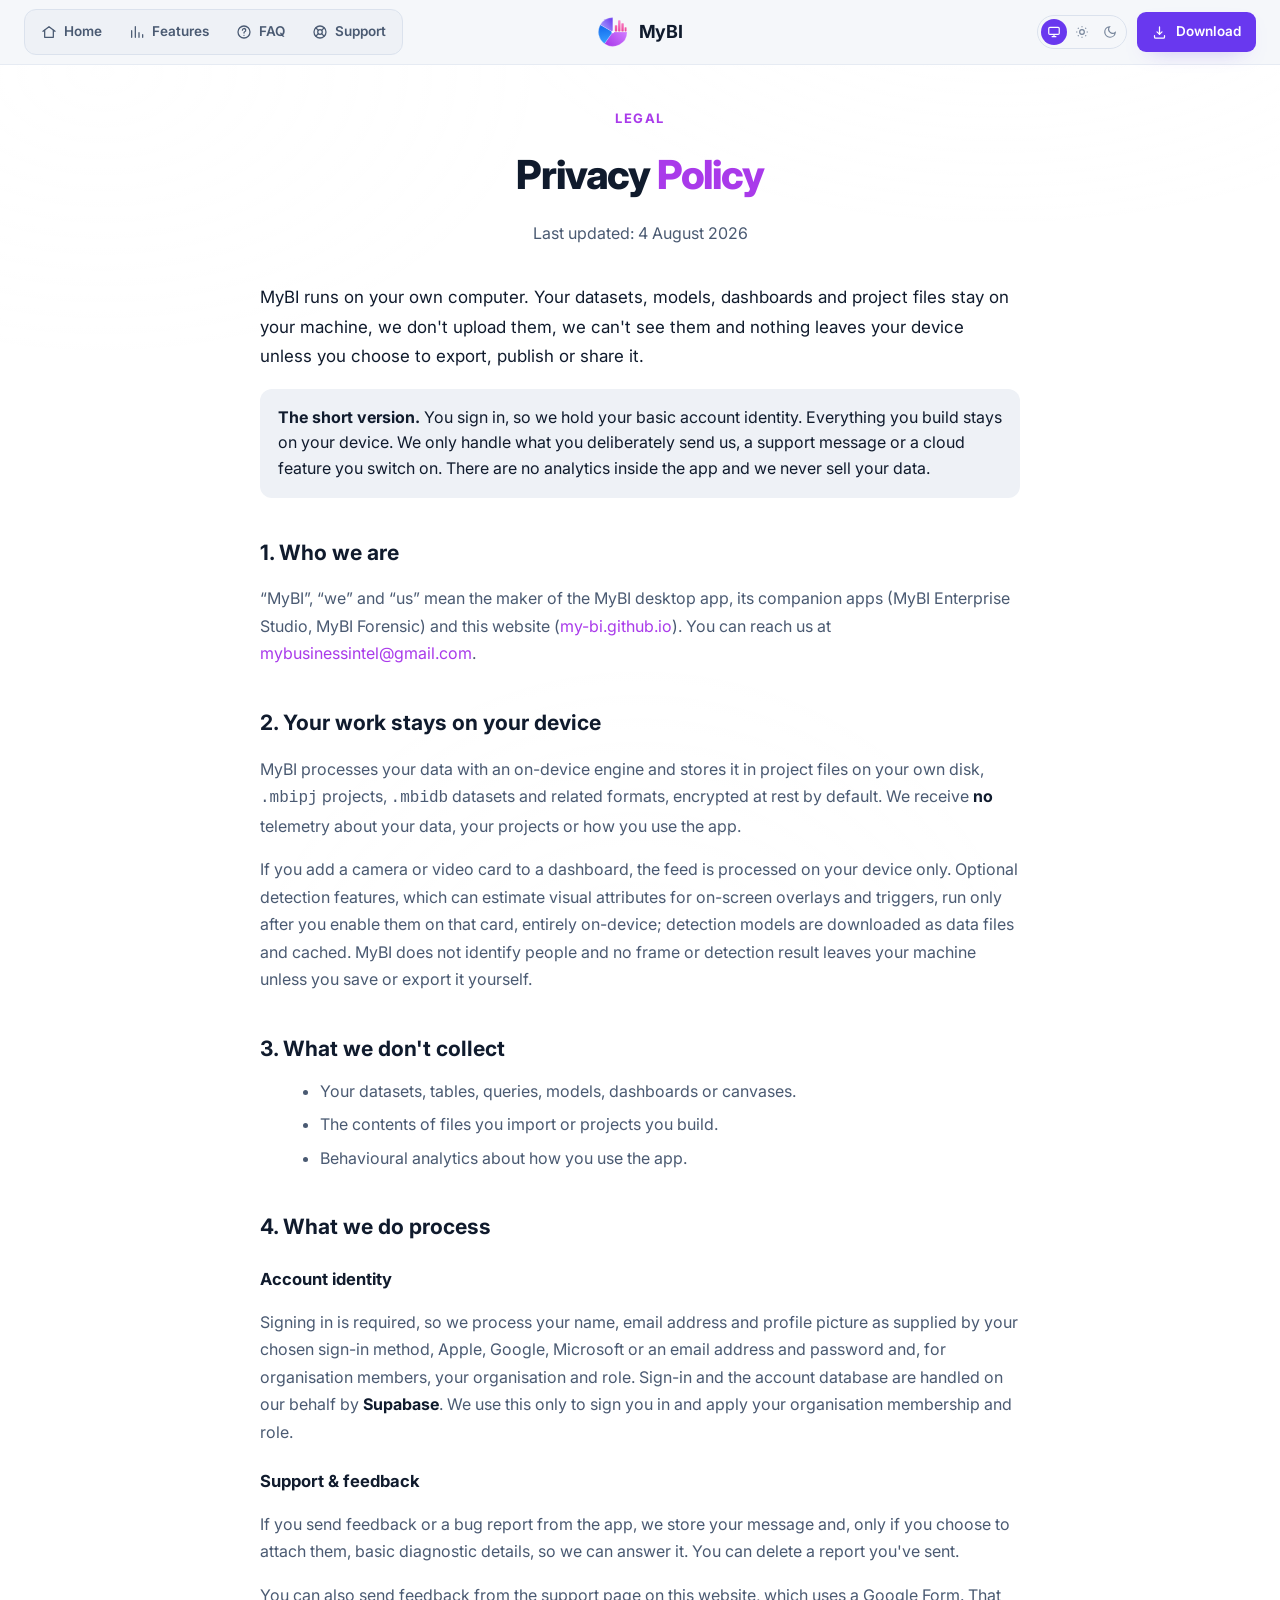
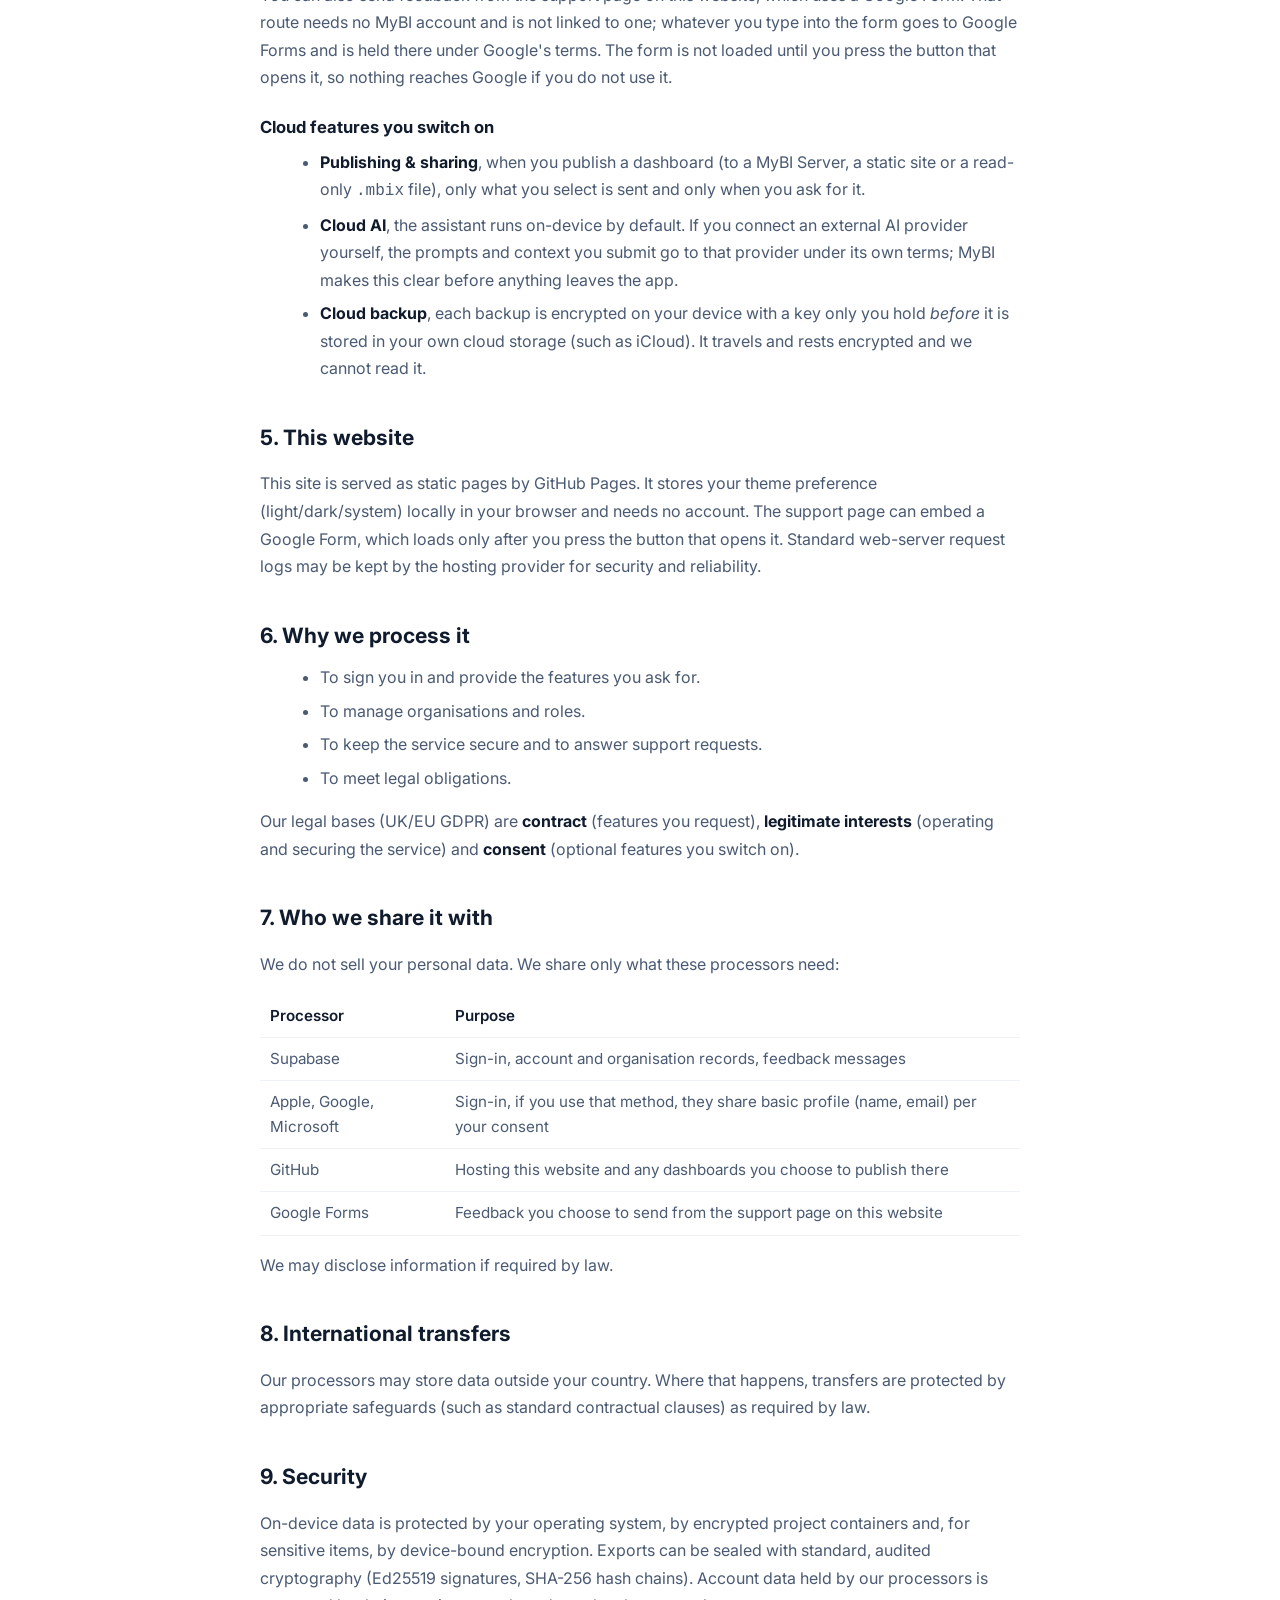
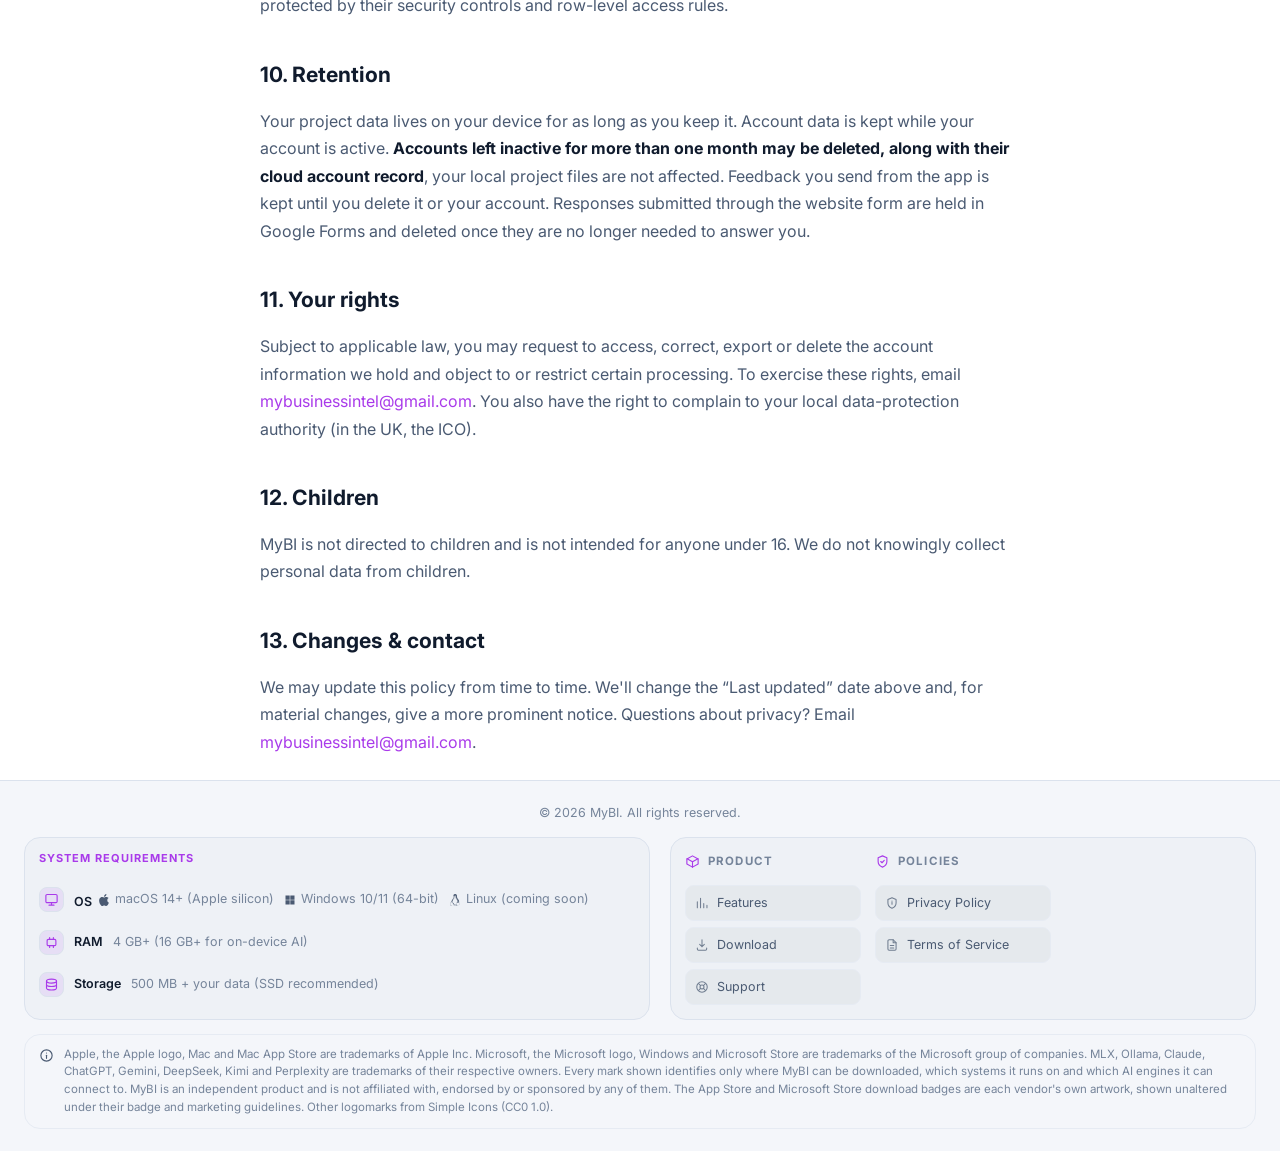
<file: privacy-policy.html>
<!DOCTYPE html>
<html lang="en">
<head>
<meta charset="UTF-8" />
<meta name="viewport" content="width=device-width, initial-scale=1" />
<title>MyBI — Privacy Policy</title>
<meta name="description" content="MyBI's privacy policy. We don't collect your datasets or dashboards." />
<meta name="theme-color" content="#0a0e17" />
<link rel="preconnect" href="https://fonts.googleapis.com" />
<link rel="preconnect" href="https://fonts.gstatic.com" crossorigin />
<link href="https://fonts.googleapis.com/css2?family=Inter:wght@400;500;600;700;800&display=swap" rel="stylesheet" />
<!-- All three are the same mark at the same crop. They were not: the touch icon pointed at the
     Icon Composer FOREGROUND layer, which carries 20% of safe-area padding on every side because
     macOS supplies the tile behind it. Standing alone in a tab it read as a small logo adrift in a
     box, so whichever icon the browser reached for decided what the site looked like. -->
<link rel="icon" type="image/svg+xml" href="assets/logo-foreground.svg?v=4" />
<link rel="icon" href="/favicon.ico?v=4" sizes="16x16 32x32 48x48 64x64" />
<link rel="apple-touch-icon" href="assets/apple-touch-icon.png?v=4" />
<meta property="og:title" content="MyBI — Privacy Policy" />
<meta property="og:description" content="MyBI's privacy policy." />
<meta property="og:type" content="website" />
<link rel="stylesheet" href="assets/styles.css?v=50" />
<style>
 .legal{max-width:760px;margin:0 auto}
 .legal h2{font-size:1.32rem;margin:38px 0 12px;color:var(--text)}
 .legal h3{font-size:1.04rem;margin:22px 0 8px;color:var(--text)}
 .legal p,.legal li{color:var(--muted);line-height:1.72;font-size:1rem}
 .legal ul{margin:8px 0 12px 20px}
 .legal li{margin:6px 0}
 .legal a{color:var(--brand-2)}
 .legal strong{color:var(--text)}
 .legal .lead{font-size:1.06rem;color:var(--text)}
 .legal .updated{color:var(--muted);font-size:.9rem;margin-top:4px}
 .legal .callout{background:var(--bg-soft);border-radius:12px;padding:16px 18px;margin:18px 0}
 .legal table{width:100%;border-collapse:collapse;margin:10px 0}
 .legal th,.legal td{text-align:left;padding:9px 10px;border-bottom:1px solid var(--bg-soft);font-size:.95rem;color:var(--muted)}
 .legal th{color:var(--text);font-weight:600}
</style>
<script>/* pre-apply the saved theme so the page never flashes the wrong one */
try{var m=localStorage.getItem("mybi-theme")||"system";document.documentElement.dataset.theme=m==="system"?(matchMedia("(prefers-color-scheme: dark)").matches?"dark":"light"):m;}catch(e){}</script>
</head>
<body>

<header class="nav">
 <div class="wrap nav-inner">
 <!-- LEFT: page tabs. Mirrors MyBI's own Settings sub-tab bar, pill row, icon + label,
 active tab in the accent. Collapses into the burger panel on phones. -->
 <nav class="nav-tabs" aria-label="Sections">
 <a class="nav-tab" href="index.html"><svg class="nav-tab-ic" viewBox="0 0 24 24" fill="none" stroke="currentColor" stroke-width="1.9" stroke-linecap="round" stroke-linejoin="round"><path d="M3 11l9-7 9 7"/><path d="M5.5 9.5V20h13V9.5"/></svg><span>Home</span></a>
 <a class="nav-tab" href="index.html#features"><svg class="nav-tab-ic" viewBox="0 0 24 24" fill="none" stroke="currentColor" stroke-width="1.9" stroke-linecap="round" stroke-linejoin="round"><path d="M4 20V10M9.5 20V4M15 20v-7M20.5 20v-4"/></svg><span>Features</span></a>
 <a class="nav-tab" href="faq.html"><svg class="nav-tab-ic" viewBox="0 0 24 24" fill="none" stroke="currentColor" stroke-width="1.9" stroke-linecap="round" stroke-linejoin="round"><circle cx="12" cy="12" r="9"/><path d="M9.6 9.3a2.5 2.5 0 1 1 3.4 2.3c-.6.3-1 .9-1 1.6v.3"/><path d="M12 17v.01"/></svg><span>FAQ</span></a>
 <a class="nav-tab" href="support.html"><svg class="nav-tab-ic" viewBox="0 0 24 24" fill="none" stroke="currentColor" stroke-width="1.9" stroke-linecap="round" stroke-linejoin="round"><circle cx="12" cy="12" r="9"/><circle cx="12" cy="12" r="3.4"/><path d="M14.4 9.6 18 6M6 18l3.6-3.6M14.4 14.4 18 18M6 6l3.6 3.6"/></svg><span>Support</span></a>
 </nav>

 <!-- CENTRE: the mark. Absolutely centred on the BAR, not on the space left over between
 the two side zones, so it stays put as those zones change width page to page. -->
 <a class="brand" href="index.html" aria-label="MyBI home">
 <img class="logo" src="assets/logo-foreground.svg?v=2" alt="" aria-hidden="true" />
 <span>My<b>BI</b></span>
 </a>

 <!-- RIGHT: theme + the one call to action. -->
 <div class="nav-actions">
 <span class="theme-seg" role="group" aria-label="Colour theme">
 <button type="button" data-mode="system" title="System" aria-label="Follow the system theme"><svg viewBox="0 0 24 24" fill="none" stroke="currentColor" stroke-width="2"><rect x="3" y="4" width="18" height="12" rx="2"/><path d="M8 20h8M12 16v4"/></svg></button>
 <button type="button" data-mode="light" title="Light" aria-label="Light theme"><svg viewBox="0 0 24 24" fill="none" stroke="currentColor" stroke-width="2"><circle cx="12" cy="12" r="4"/><path d="M12 2v2M12 20v2M4.9 4.9l1.4 1.4M17.7 17.7l1.4 1.4M2 12h2M20 12h2M4.9 19.1l1.4-1.4M17.7 6.3l1.4-1.4"/></svg></button>
 <button type="button" data-mode="dark" title="Dark" aria-label="Dark theme"><svg viewBox="0 0 24 24" fill="none" stroke="currentColor" stroke-width="2"><path d="M21 12.8A9 9 0 1 1 11.2 3 7 7 0 0 0 21 12.8Z"/></svg></button>
 </span>
 <a class="btn btn-primary btn-sm" href="index.html#download"><svg viewBox="0 0 24 24" fill="none" stroke="currentColor" stroke-width="2" stroke-linecap="round" stroke-linejoin="round" aria-hidden="true"><path d="M12 3v12m0 0 4-4m-4 4-4-4M4 17v2a2 2 0 0 0 2 2h12a2 2 0 0 0 2-2v-2"/></svg>Download</a>
 </div>

 <button class="nav-burger" type="button" aria-label="Menu" aria-expanded="false" aria-controls="nav-panel">
 <svg viewBox="0 0 24 24" fill="none" stroke="currentColor" stroke-width="2" stroke-linecap="round"><path d="M4 7h16M4 12h16M4 17h16"/></svg>
 </button>
 </div>
</header>

<main>

<section class="page-hero wrap">
 <span class="kicker">Legal</span>
 <h1>Privacy <span class="g">Policy</span></h1>
 <p class="updated">Last updated: 4 August 2026</p>
</section>

<section class="wrap">
 <article class="legal">
 <p class="lead">MyBI runs on your own computer. Your datasets, models, dashboards and project files stay on your machine, we don't upload them, we can't see them and nothing leaves your device unless you choose to export, publish or share it.</p>

 <div class="callout">
 <strong>The short version.</strong> You sign in, so we hold your basic account identity. Everything you build stays on your device. We only handle what you deliberately send us, a support message or a cloud feature you switch on. There are no analytics inside the app and we never sell your data.
 </div>

 <h2>1. Who we are</h2>
 <p>“MyBI”, “we” and “us” mean the maker of the MyBI desktop app, its companion apps (MyBI Enterprise Studio, MyBI Forensic) and this website (<a href="https://my-bi.github.io">my-bi.github.io</a>). You can reach us at <a href="mailto:mybusinessintel@gmail.com">mybusinessintel@gmail.com</a>.</p>

 <h2>2. Your work stays on your device</h2>
 <p>MyBI processes your data with an on-device engine and stores it in project files on your own disk, <code>.mbipj</code> projects, <code>.mbidb</code> datasets and related formats, encrypted at rest by default. We receive <strong>no</strong> telemetry about your data, your projects or how you use the app.</p>
 <p>If you add a camera or video card to a dashboard, the feed is processed on your device only. Optional detection features, which can estimate visual attributes for on-screen overlays and triggers, run only after you enable them on that card, entirely on-device; detection models are downloaded as data files and cached. MyBI does not identify people and no frame or detection result leaves your machine unless you save or export it yourself.</p>

 <h2>3. What we don't collect</h2>
 <ul>
 <li>Your datasets, tables, queries, models, dashboards or canvases.</li>
 <li>The contents of files you import or projects you build.</li>
 <li>Behavioural analytics about how you use the app.</li>
 </ul>

 <h2>4. What we do process</h2>

 <h3>Account identity</h3>
 <p>Signing in is required, so we process your name, email address and profile picture as supplied by your chosen sign-in method, Apple, Google, Microsoft or an email address and password and, for organisation members, your organisation and role. Sign-in and the account database are handled on our behalf by <strong>Supabase</strong>. We use this only to sign you in and apply your organisation membership and role.</p>

 <h3>Support &amp; feedback</h3>
 <p>If you send feedback or a bug report from the app, we store your message and, only if you choose to attach them, basic diagnostic details, so we can answer it. You can delete a report you've sent.</p>
 <p>You can also send feedback from the support page on this website, which uses a Google Form. That route needs no MyBI account and is not linked to one; whatever you type into the form goes to Google Forms and is held there under Google's terms. The form is not loaded until you press the button that opens it, so nothing reaches Google if you do not use it.</p>

 <h3>Cloud features you switch on</h3>
 <ul>
 <li><strong>Publishing &amp; sharing</strong>, when you publish a dashboard (to a MyBI Server, a static site or a read-only <code>.mbix</code> file), only what you select is sent and only when you ask for it.</li>
 <li><strong>Cloud AI</strong>, the assistant runs on-device by default. If you connect an external AI provider yourself, the prompts and context you submit go to that provider under its own terms; MyBI makes this clear before anything leaves the app.</li>
 <li><strong>Cloud backup</strong>, each backup is encrypted on your device with a key only you hold <em>before</em> it is stored in your own cloud storage (such as iCloud). It travels and rests encrypted and we cannot read it.</li>
 </ul>

 <h2>5. This website</h2>
 <p>This site is served as static pages by GitHub Pages. It stores your theme preference (light/dark/system) locally in your browser and needs no account. The support page can embed a Google Form, which loads only after you press the button that opens it. Standard web-server request logs may be kept by the hosting provider for security and reliability.</p>

 <h2>6. Why we process it</h2>
 <ul>
 <li>To sign you in and provide the features you ask for.</li>
 <li>To manage organisations and roles.</li>
 <li>To keep the service secure and to answer support requests.</li>
 <li>To meet legal obligations.</li>
 </ul>
 <p>Our legal bases (UK/EU GDPR) are <strong>contract</strong> (features you request), <strong>legitimate interests</strong> (operating and securing the service) and <strong>consent</strong> (optional features you switch on).</p>

 <h2>7. Who we share it with</h2>
 <p>We do not sell your personal data. We share only what these processors need:</p>
 <table>
 <tr><th>Processor</th><th>Purpose</th></tr>
 <tr><td>Supabase</td><td>Sign-in, account and organisation records, feedback messages</td></tr>
 <tr><td>Apple, Google, Microsoft</td><td>Sign-in, if you use that method, they share basic profile (name, email) per your consent</td></tr>
 <tr><td>GitHub</td><td>Hosting this website and any dashboards you choose to publish there</td></tr>
 <tr><td>Google Forms</td><td>Feedback you choose to send from the support page on this website</td></tr>
 </table>
 <p>We may disclose information if required by law.</p>

 <h2>8. International transfers</h2>
 <p>Our processors may store data outside your country. Where that happens, transfers are protected by appropriate safeguards (such as standard contractual clauses) as required by law.</p>

 <h2>9. Security</h2>
 <p>On-device data is protected by your operating system, by encrypted project containers and, for sensitive items, by device-bound encryption. Exports can be sealed with standard, audited cryptography (Ed25519 signatures, SHA-256 hash chains). Account data held by our processors is protected by their security controls and row-level access rules.</p>

 <h2>10. Retention</h2>
 <p>Your project data lives on your device for as long as you keep it. Account data is kept while your account is active. <strong>Accounts left inactive for more than one month may be deleted, along with their cloud account record</strong>, your local project files are not affected. Feedback you send from the app is kept until you delete it or your account. Responses submitted through the website form are held in Google Forms and deleted once they are no longer needed to answer you.</p>

 <h2>11. Your rights</h2>
 <p>Subject to applicable law, you may request to access, correct, export or delete the account information we hold and object to or restrict certain processing. To exercise these rights, email <a href="mailto:mybusinessintel@gmail.com">mybusinessintel@gmail.com</a>. You also have the right to complain to your local data-protection authority (in the UK, the ICO).</p>

 <h2>12. Children</h2>
 <p>MyBI is not directed to children and is not intended for anyone under 16. We do not knowingly collect personal data from children.</p>

 <h2>13. Changes &amp; contact</h2>
 <p>We may update this policy from time to time. We'll change the “Last updated” date above and, for material changes, give a more prominent notice. Questions about privacy? Email <a href="mailto:mybusinessintel@gmail.com">mybusinessintel@gmail.com</a>.</p>
 </article>
</section>

</main>

<footer>
 <div class="wrap">
 <div class="foot-grid">
 <div class="foot-brand">
 <a class="brand" href="index.html">
 <img class="logo" src="assets/logo-foreground.svg?v=2" alt="" aria-hidden="true" />
 <span>My<b>BI</b></span>
 </a>
 <p>Analytics &amp; geospatial intelligence, built block-first.</p>
 </div>
 <div class="foot-cols">
 <div class="foot-col">
 <h4>Product</h4>
 <a href="index.html#features">Features</a>
 <a href="index.html#download">Download</a>
 <a href="support.html">Support</a>
 </div>
 <div class="foot-col">
 <h4>Policies</h4>
 <a href="privacy-policy">Privacy Policy</a>
 <a href="terms-of-service">Terms of Service</a>
 </div>
 </div>
 </div>
 <div class="foot-bottom">
 <span>© <span id="year">2026</span> MyBI. A business intelligence app.</span>
 </div>
 </div>
</footer>

<script src="assets/main.js?v=50"></script>
</body>
</html>
</file>
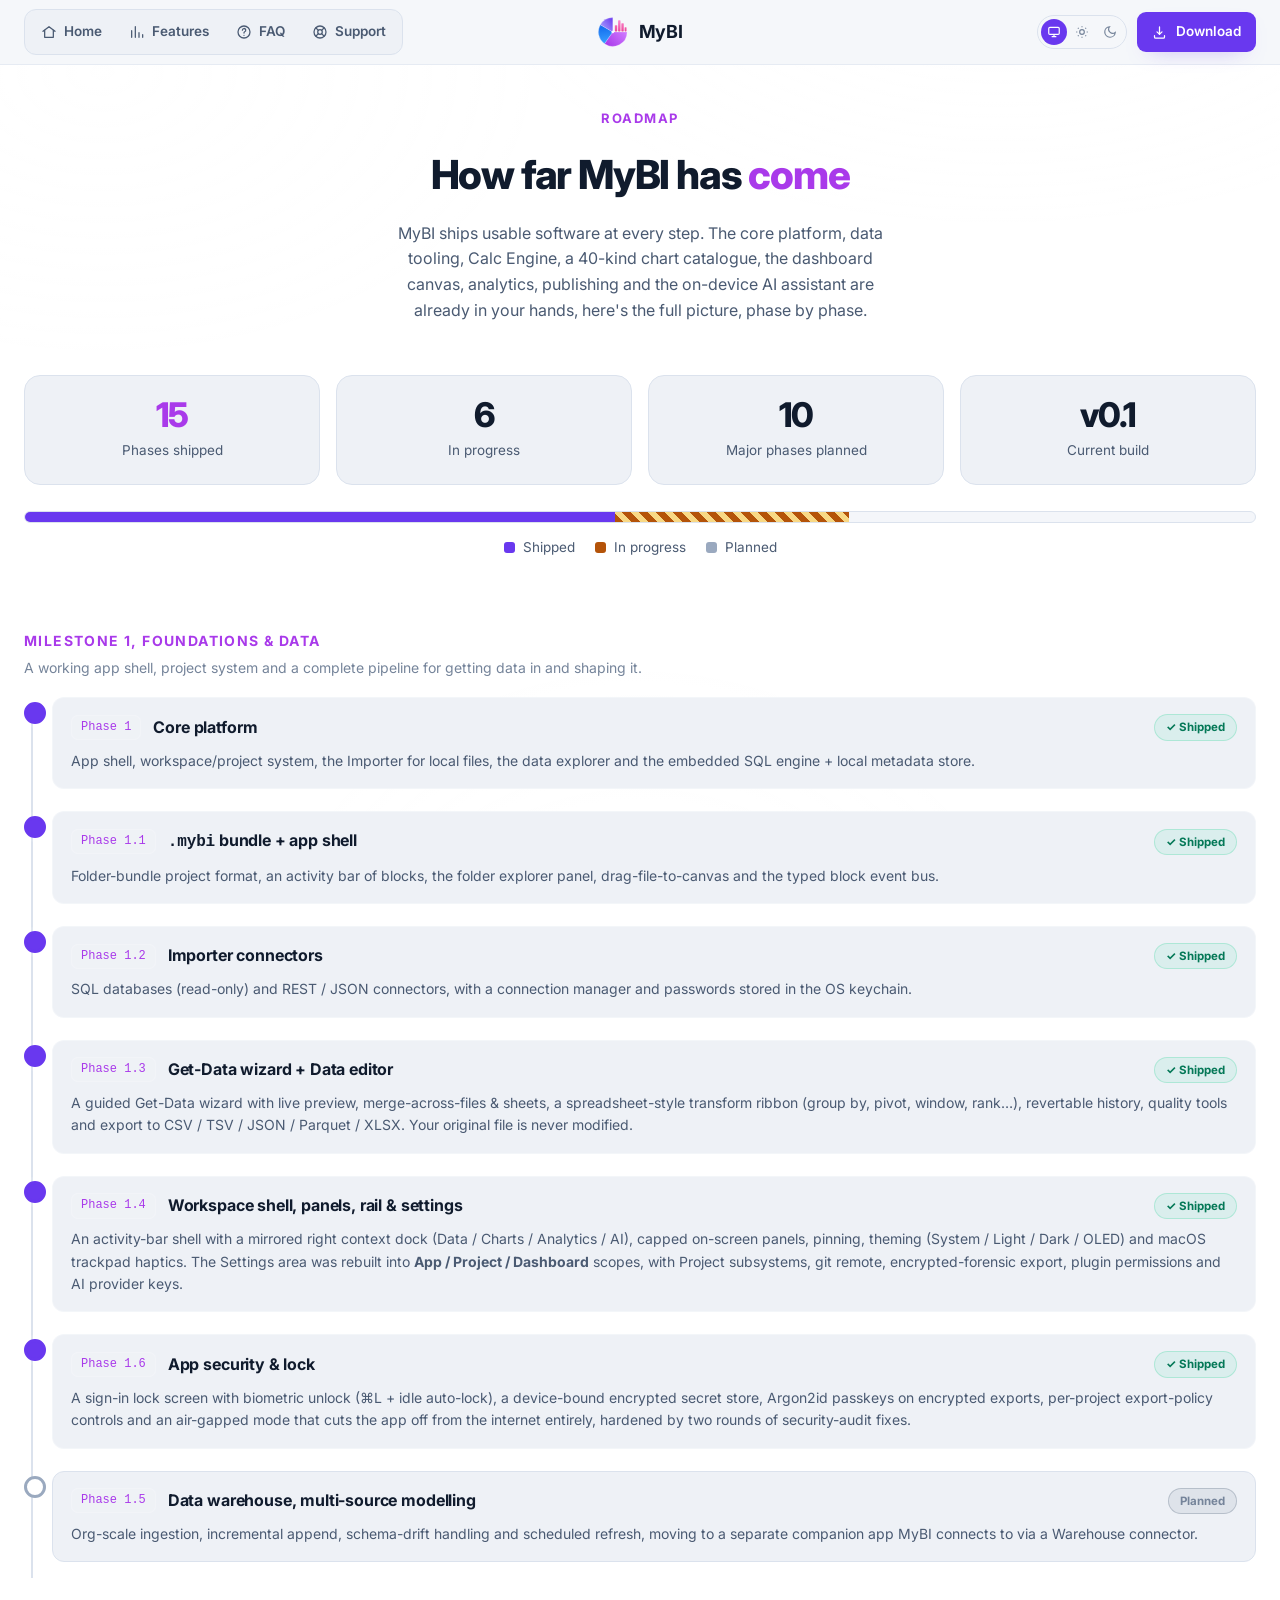
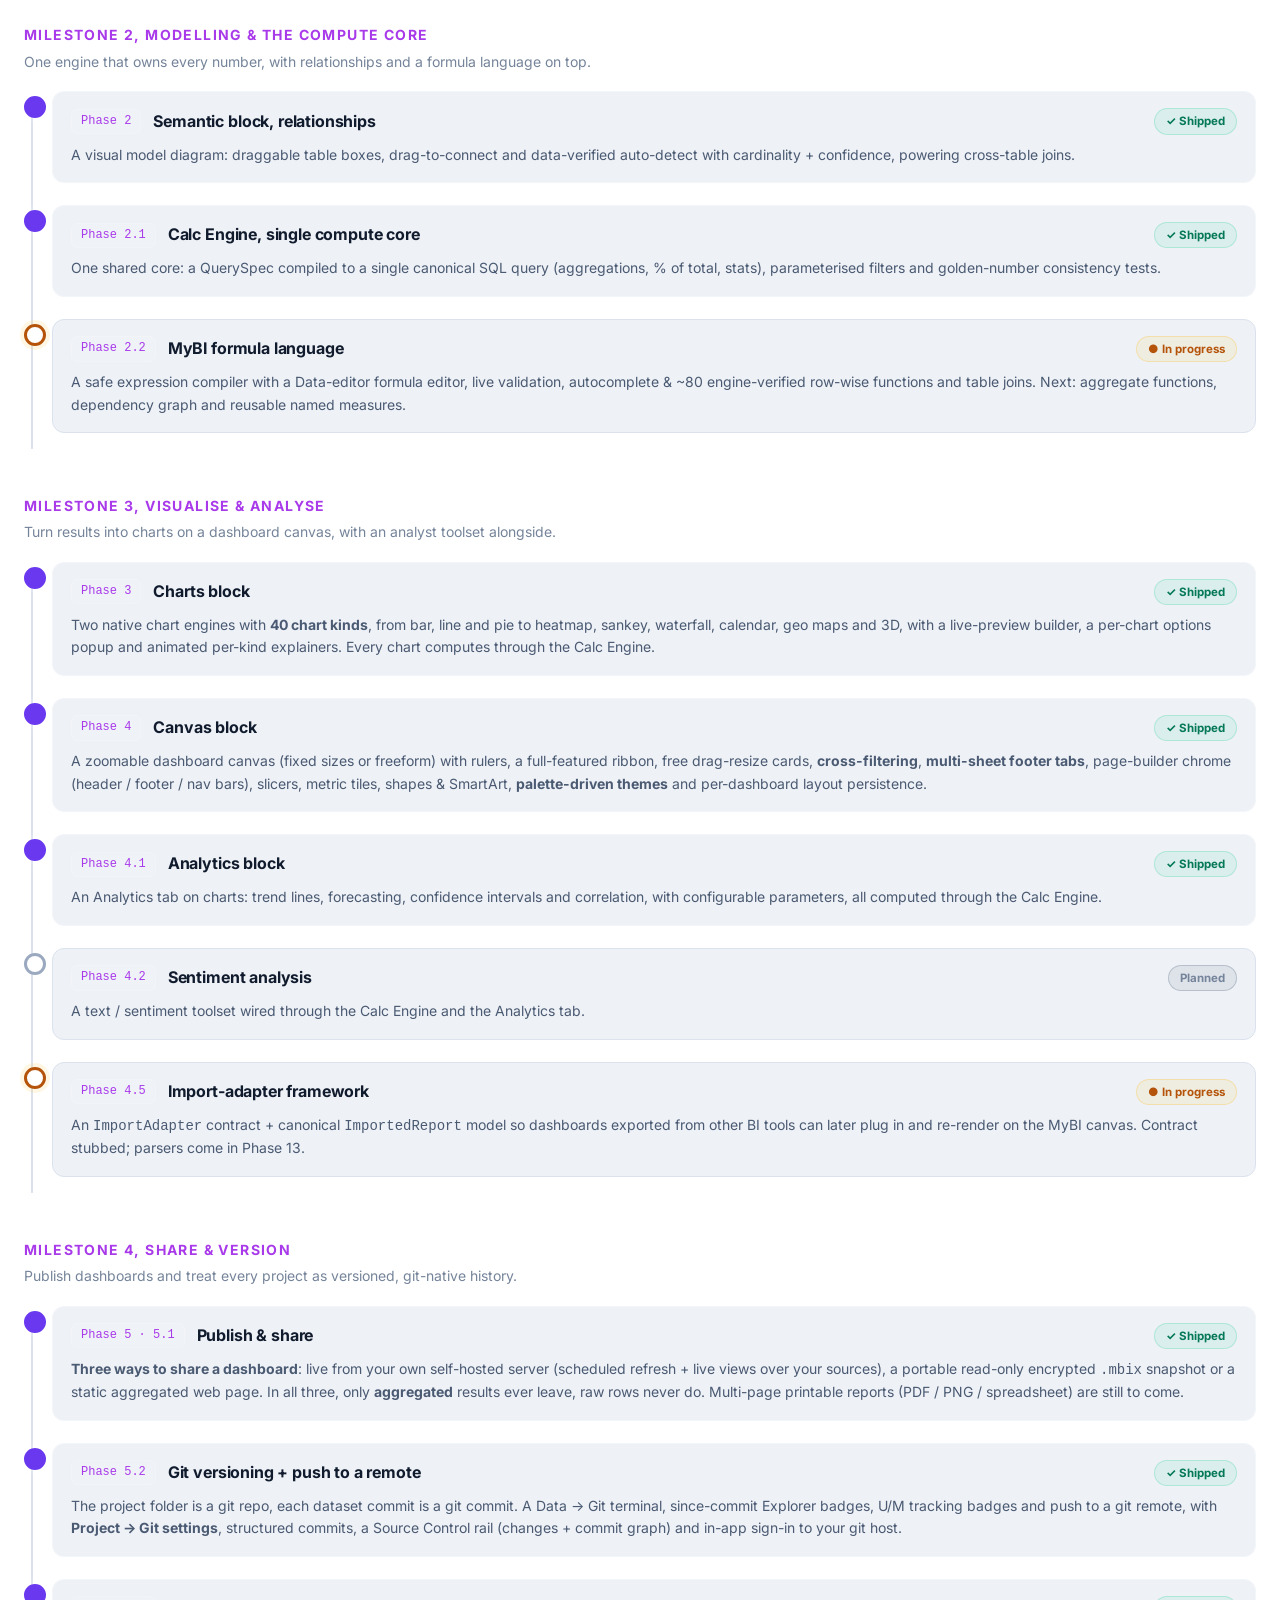
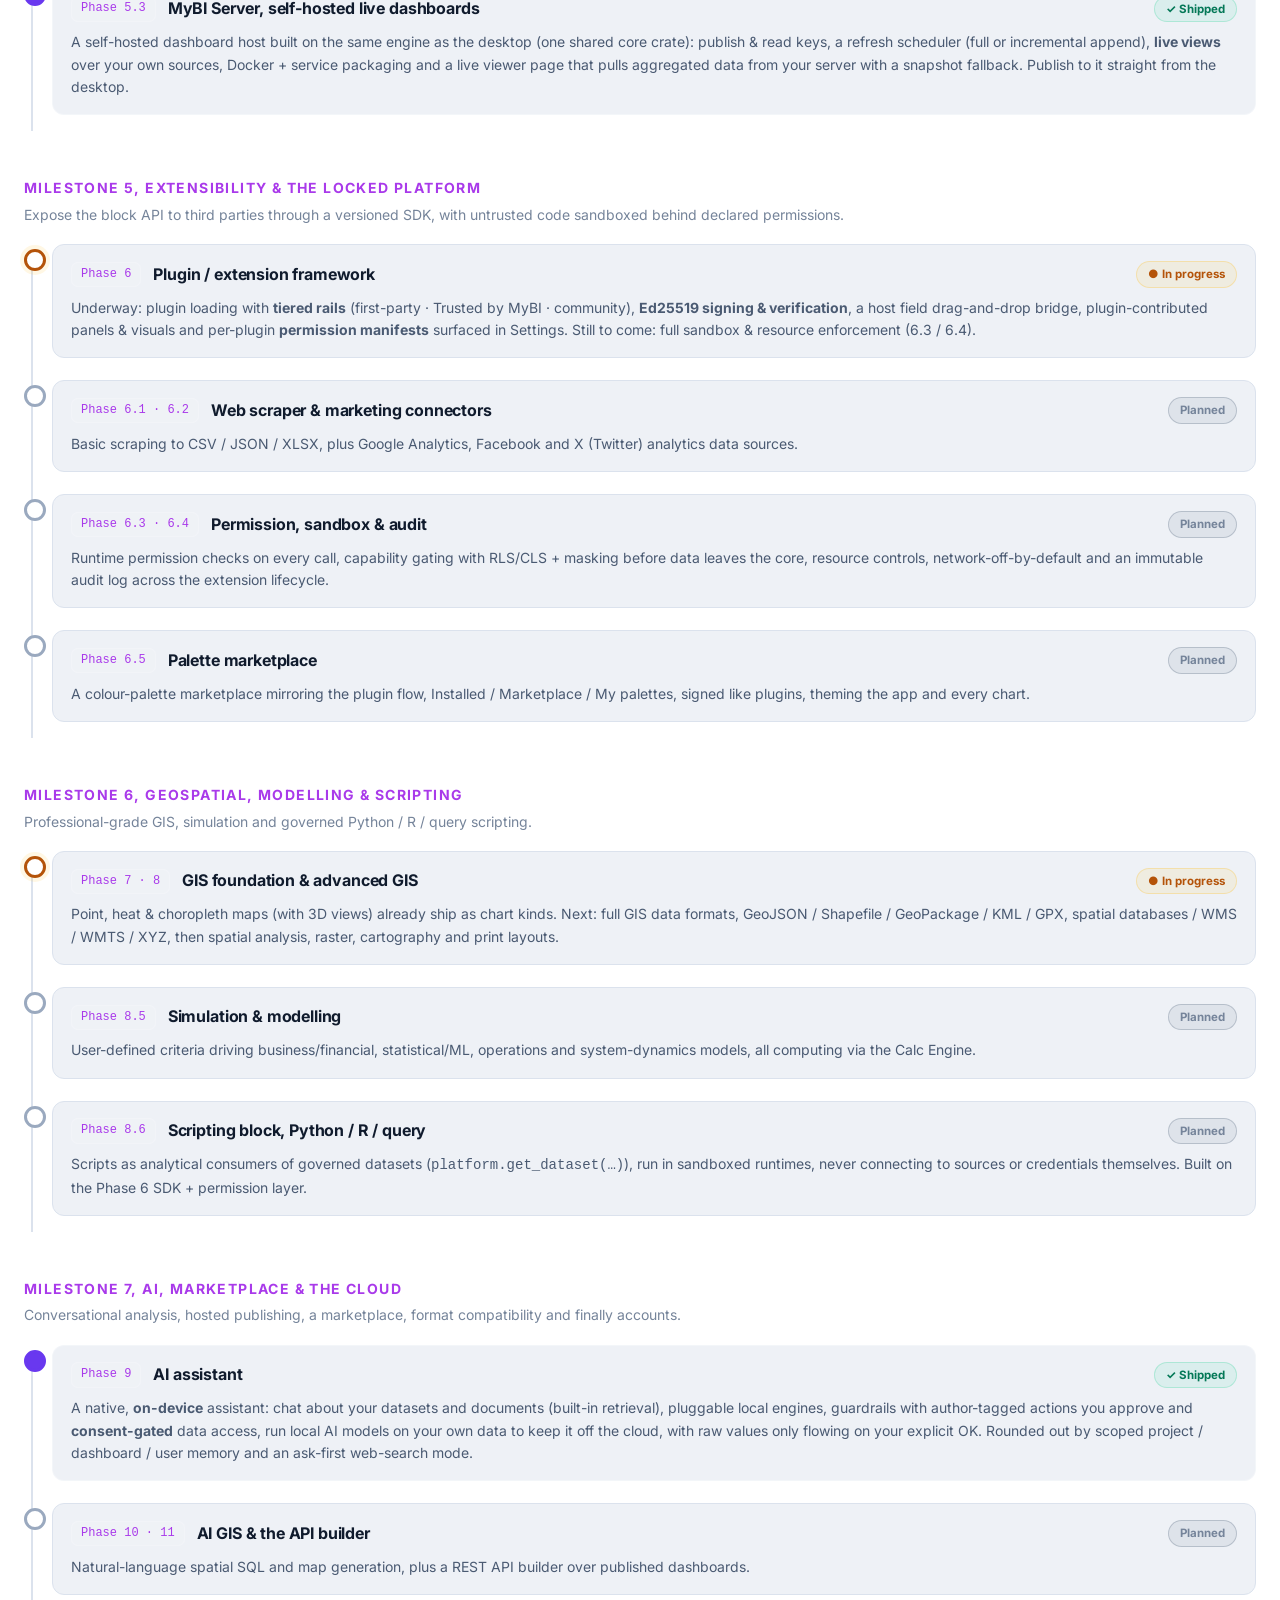
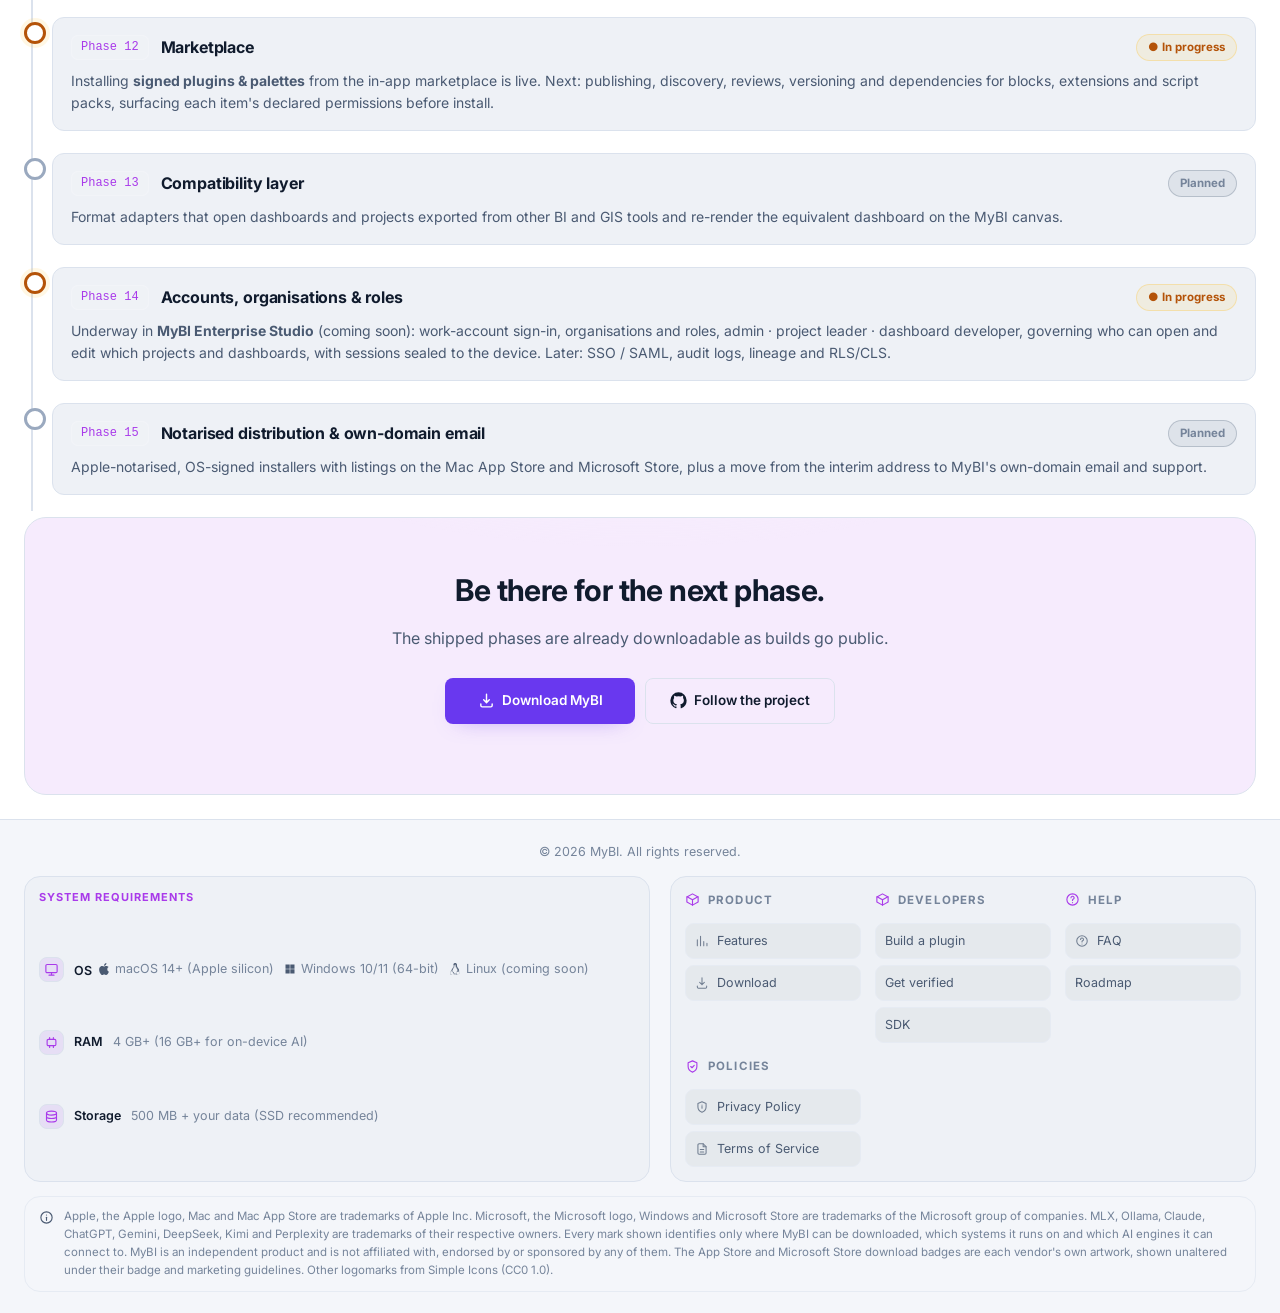
<file: roadmap.html>
<!DOCTYPE html>
<html lang="en">
<head>
<meta charset="UTF-8" />
<meta name="viewport" content="width=device-width, initial-scale=1" />
<title>MyBI — Roadmap</title>
<meta name="description" content="The MyBI roadmap, how far the project has come, phase by phase. The core platform, Calc Engine, charts, canvas, publishing and the on-device AI assistant have shipped; full GIS and a palette marketplace are on the way." />
<meta name="theme-color" content="#0a0e17" />
<link rel="preconnect" href="https://fonts.googleapis.com" />
<link rel="preconnect" href="https://fonts.gstatic.com" crossorigin />
<link href="https://fonts.googleapis.com/css2?family=Inter:wght@400;500;600;700;800&display=swap" rel="stylesheet" />
<!-- All three are the same mark at the same crop. They were not: the touch icon pointed at the
     Icon Composer FOREGROUND layer, which carries 20% of safe-area padding on every side because
     macOS supplies the tile behind it. Standing alone in a tab it read as a small logo adrift in a
     box, so whichever icon the browser reached for decided what the site looked like. -->
<link rel="icon" type="image/svg+xml" href="assets/logo-foreground.svg?v=4" />
<link rel="icon" href="/favicon.ico?v=4" sizes="16x16 32x32 48x48 64x64" />
<link rel="apple-touch-icon" href="assets/apple-touch-icon.png?v=4" />
<link rel="stylesheet" href="assets/styles.css?v=50" />
<script>/* pre-apply the saved theme so the page never flashes the wrong one */
try{var m=localStorage.getItem("mybi-theme")||"system";document.documentElement.dataset.theme=m==="system"?(matchMedia("(prefers-color-scheme: dark)").matches?"dark":"light"):m;}catch(e){}</script>
</head>
<body>

<!-- ===================== NAV ===================== -->
<header class="nav">
  <div class="wrap nav-inner">
    <!-- LEFT: page tabs. Mirrors MyBI's own Settings sub-tab bar: pill row, icon plus label,
         active tab in the accent. Folds into the burger panel on phones. -->
    <nav class="nav-tabs" aria-label="Sections">
        <a class="nav-tab" href="index.html"><svg class="nav-tab-ic" viewBox="0 0 24 24" fill="none" stroke="currentColor" stroke-width="1.9" stroke-linecap="round" stroke-linejoin="round"><path d="M3 11l9-7 9 7"/><path d="M5.5 9.5V20h13V9.5"/></svg><span>Home</span></a>
        <a class="nav-tab" href="index.html#features"><svg class="nav-tab-ic" viewBox="0 0 24 24" fill="none" stroke="currentColor" stroke-width="1.9" stroke-linecap="round" stroke-linejoin="round"><path d="M4 20V10M9.5 20V4M15 20v-7M20.5 20v-4"/></svg><span>Features</span></a>
        <a class="nav-tab" href="faq.html"><svg class="nav-tab-ic" viewBox="0 0 24 24" fill="none" stroke="currentColor" stroke-width="1.9" stroke-linecap="round" stroke-linejoin="round"><circle cx="12" cy="12" r="9"/><path d="M9.6 9.3a2.5 2.5 0 1 1 3.4 2.3c-.6.3-1 .9-1 1.6v.3"/><path d="M12 17v.01"/></svg><span>FAQ</span></a>
        <a class="nav-tab" href="support.html"><svg class="nav-tab-ic" viewBox="0 0 24 24" fill="none" stroke="currentColor" stroke-width="1.9" stroke-linecap="round" stroke-linejoin="round"><circle cx="12" cy="12" r="9"/><circle cx="12" cy="12" r="3.4"/><path d="M14.4 9.6 18 6M6 18l3.6-3.6M14.4 14.4 18 18M6 6l3.6 3.6"/></svg><span>Support</span></a>
    </nav>

    <!-- CENTRE: the mark, positioned against the BAR rather than the space left between the
         side zones, so it stays put as those zones change width from page to page. -->
    <a class="brand" href="index.html" aria-label="MyBI home">
      <img class="logo" src="assets/logo-foreground.svg?v=2" alt="" aria-hidden="true" />
      <span>My<b>BI</b></span>
    </a>

    <!-- RIGHT: theme plus the one call to action. -->
    <div class="nav-actions">
      <span class="theme-seg" role="group" aria-label="Colour theme">
        <button type="button" data-mode="system" title="System" aria-label="Follow the system theme"><svg viewBox="0 0 24 24" fill="none" stroke="currentColor" stroke-width="2"><rect x="3" y="4" width="18" height="12" rx="2"/><path d="M8 20h8M12 16v4"/></svg></button>
        <button type="button" data-mode="light" title="Light" aria-label="Light theme"><svg viewBox="0 0 24 24" fill="none" stroke="currentColor" stroke-width="2"><circle cx="12" cy="12" r="4"/><path d="M12 2v2M12 20v2M4.9 4.9l1.4 1.4M17.7 17.7l1.4 1.4M2 12h2M20 12h2M4.9 19.1l1.4-1.4M17.7 6.3l1.4-1.4"/></svg></button>
        <button type="button" data-mode="dark" title="Dark" aria-label="Dark theme"><svg viewBox="0 0 24 24" fill="none" stroke="currentColor" stroke-width="2"><path d="M21 12.8A9 9 0 1 1 11.2 3 7 7 0 0 0 21 12.8Z"/></svg></button>
      </span>
      <a class="btn btn-primary btn-sm" href="index.html#download"><svg viewBox="0 0 24 24" fill="none" stroke="currentColor" stroke-width="2" stroke-linecap="round" stroke-linejoin="round" aria-hidden="true"><path d="M12 3v12m0 0 4-4m-4 4-4-4M4 17v2a2 2 0 0 0 2 2h12a2 2 0 0 0 2-2v-2"/></svg>Download</a>
    </div>

    <button class="nav-burger" type="button" aria-label="Menu" aria-expanded="false">
      <svg viewBox="0 0 24 24" fill="none" stroke="currentColor" stroke-width="2" stroke-linecap="round"><path d="M4 7h16M4 12h16M4 17h16"/></svg>
    </button>
  </div>
</header>

<main>

<!-- ===================== PAGE HERO ===================== -->
<section class="page-hero wrap">
  <span class="kicker">Roadmap</span>
  <h1>How far MyBI has <span class="g">come</span></h1>
  <p>MyBI ships usable software at every step. The core platform, data tooling, Calc Engine, a 40-kind chart catalogue, the dashboard canvas, analytics, publishing and the on-device AI assistant are already in your hands, here's the full picture, phase by phase.</p>
</section>

<!-- ===================== PROGRESS SUMMARY ===================== -->
<section class="wrap" style="padding-top:24px">
  <div class="rm-stats">
    <div class="rm-stat"><div class="n g">15</div><div class="l">Phases shipped</div></div>
    <div class="rm-stat"><div class="n">6</div><div class="l">In progress</div></div>
    <div class="rm-stat"><div class="n">10</div><div class="l">Major phases planned</div></div>
    <div class="rm-stat"><div class="n">v0.1</div><div class="l">Current build</div></div>
  </div>

  <div class="progress-track" role="img" aria-label="Roughly half of the roadmap is shipped, with several phases in progress">
    <div class="seg-done" style="width:48%"></div>
    <div class="seg-prog" style="width:19%"></div>
  </div>
  <div class="progress-legend">
    <span><i class="dotsq done"></i> Shipped</span>
    <span><i class="dotsq prog"></i> In progress</span>
    <span><i class="dotsq idle"></i> Planned</span>
  </div>
</section>

<!-- ===================== TIMELINE ===================== -->
<section class="wrap" style="padding-top:32px">

  <!-- Milestone 1 -->
  <div class="rm-group">
    <h3>Milestone 1, Foundations &amp; data</h3>
    <p class="gd">A working app shell, project system and a complete pipeline for getting data in and shaping it.</p>
    <div class="timeline">

      <div class="rm-item done">
        <div class="rm-row"><div class="top"><span class="rm-ph">Phase 1</span><h4>Core platform</h4><span class="status done">✓ Shipped</span></div>
        <p>App shell, workspace/project system, the Importer for local files, the data explorer and the embedded SQL engine + local metadata store.</p></div>
      </div>

      <div class="rm-item done">
        <div class="rm-row"><div class="top"><span class="rm-ph">Phase 1.1</span><h4><code>.mybi</code> bundle + app shell</h4><span class="status done">✓ Shipped</span></div>
        <p>Folder-bundle project format, an activity bar of blocks, the folder explorer panel, drag-file-to-canvas and the typed block event bus.</p></div>
      </div>

      <div class="rm-item done">
        <div class="rm-row"><div class="top"><span class="rm-ph">Phase 1.2</span><h4>Importer connectors</h4><span class="status done">✓ Shipped</span></div>
        <p>SQL databases (read-only) and REST / JSON connectors, with a connection manager and passwords stored in the OS keychain.</p></div>
      </div>

      <div class="rm-item done">
        <div class="rm-row"><div class="top"><span class="rm-ph">Phase 1.3</span><h4>Get-Data wizard + Data editor</h4><span class="status done">✓ Shipped</span></div>
        <p>A guided Get-Data wizard with live preview, merge-across-files &amp; sheets, a spreadsheet-style transform ribbon (group by, pivot, window, rank…), revertable history, quality tools and export to CSV / TSV / JSON / Parquet / XLSX. Your original file is never modified.</p></div>
      </div>

      <div class="rm-item done">
        <div class="rm-row"><div class="top"><span class="rm-ph">Phase 1.4</span><h4>Workspace shell, panels, rail &amp; settings</h4><span class="status done">✓ Shipped</span></div>
        <p>An activity-bar shell with a mirrored right context dock (Data / Charts / Analytics / AI), capped on-screen panels, pinning, theming (System / Light / Dark / OLED) and macOS trackpad haptics. The Settings area was rebuilt into <b>App / Project / Dashboard</b> scopes, with Project subsystems, git remote, encrypted-forensic export, plugin permissions and AI provider keys.</p></div>
      </div>

      <div class="rm-item done">
        <div class="rm-row"><div class="top"><span class="rm-ph">Phase 1.6</span><h4>App security &amp; lock</h4><span class="status done">✓ Shipped</span></div>
        <p>A sign-in lock screen with biometric unlock (⌘L + idle auto-lock), a device-bound encrypted secret store, Argon2id passkeys on encrypted exports, per-project export-policy controls and an air-gapped mode that cuts the app off from the internet entirely, hardened by two rounds of security-audit fixes.</p></div>
      </div>

      <div class="rm-item">
        <div class="rm-row"><div class="top"><span class="rm-ph">Phase 1.5</span><h4>Data warehouse, multi-source modelling</h4><span class="status idle">Planned</span></div>
        <p>Org-scale ingestion, incremental append, schema-drift handling and scheduled refresh, moving to a separate companion app MyBI connects to via a Warehouse connector.</p></div>
      </div>

    </div>
  </div>

  <!-- Milestone 2 -->
  <div class="rm-group">
    <h3>Milestone 2, Modelling &amp; the compute core</h3>
    <p class="gd">One engine that owns every number, with relationships and a formula language on top.</p>
    <div class="timeline">

      <div class="rm-item done">
        <div class="rm-row"><div class="top"><span class="rm-ph">Phase 2</span><h4>Semantic block, relationships</h4><span class="status done">✓ Shipped</span></div>
        <p>A visual model diagram: draggable table boxes, drag-to-connect and data-verified auto-detect with cardinality + confidence, powering cross-table joins.</p></div>
      </div>

      <div class="rm-item done">
        <div class="rm-row"><div class="top"><span class="rm-ph">Phase 2.1</span><h4>Calc Engine, single compute core</h4><span class="status done">✓ Shipped</span></div>
        <p>One shared core: a QuerySpec compiled to a single canonical SQL query (aggregations, % of total, stats), parameterised filters and golden-number consistency tests.</p></div>
      </div>

      <div class="rm-item prog">
        <div class="rm-row"><div class="top"><span class="rm-ph">Phase 2.2</span><h4>MyBI formula language</h4><span class="status prog">● In progress</span></div>
        <p>A safe expression compiler with a Data-editor formula editor, live validation, autocomplete &amp; ~80 engine-verified row-wise functions and table joins. Next: aggregate functions, dependency graph and reusable named measures.</p></div>
      </div>

    </div>
  </div>

  <!-- Milestone 3 -->
  <div class="rm-group">
    <h3>Milestone 3, Visualise &amp; analyse</h3>
    <p class="gd">Turn results into charts on a dashboard canvas, with an analyst toolset alongside.</p>
    <div class="timeline">

      <div class="rm-item done">
        <div class="rm-row"><div class="top"><span class="rm-ph">Phase 3</span><h4>Charts block</h4><span class="status done">✓ Shipped</span></div>
        <p>Two native chart engines with <b>40 chart kinds</b>, from bar, line and pie to heatmap, sankey, waterfall, calendar, geo maps and 3D, with a live-preview builder, a per-chart options popup and animated per-kind explainers. Every chart computes through the Calc Engine.</p></div>
      </div>

      <div class="rm-item done">
        <div class="rm-row"><div class="top"><span class="rm-ph">Phase 4</span><h4>Canvas block</h4><span class="status done">✓ Shipped</span></div>
        <p>A zoomable dashboard canvas (fixed sizes or freeform) with rulers, a full-featured ribbon, free drag-resize cards, <b>cross-filtering</b>, <b>multi-sheet footer tabs</b>, page-builder chrome (header / footer / nav bars), slicers, metric tiles, shapes &amp; SmartArt, <b>palette-driven themes</b> and per-dashboard layout persistence.</p></div>
      </div>

      <div class="rm-item done">
        <div class="rm-row"><div class="top"><span class="rm-ph">Phase 4.1</span><h4>Analytics block</h4><span class="status done">✓ Shipped</span></div>
        <p>An Analytics tab on charts: trend lines, forecasting, confidence intervals and correlation, with configurable parameters, all computed through the Calc Engine.</p></div>
      </div>

      <div class="rm-item">
        <div class="rm-row"><div class="top"><span class="rm-ph">Phase 4.2</span><h4>Sentiment analysis</h4><span class="status idle">Planned</span></div>
        <p>A text / sentiment toolset wired through the Calc Engine and the Analytics tab.</p></div>
      </div>

      <div class="rm-item prog">
        <div class="rm-row"><div class="top"><span class="rm-ph">Phase 4.5</span><h4>Import-adapter framework</h4><span class="status prog">● In progress</span></div>
        <p>An <code>ImportAdapter</code> contract + canonical <code>ImportedReport</code> model so dashboards exported from other BI tools can later plug in and re-render on the MyBI canvas. Contract stubbed; parsers come in Phase 13.</p></div>
      </div>

    </div>
  </div>

  <!-- Milestone 4 -->
  <div class="rm-group">
    <h3>Milestone 4, Share &amp; version</h3>
    <p class="gd">Publish dashboards and treat every project as versioned, git-native history.</p>
    <div class="timeline">

      <div class="rm-item done">
        <div class="rm-row"><div class="top"><span class="rm-ph">Phase 5 · 5.1</span><h4>Publish &amp; share</h4><span class="status done">✓ Shipped</span></div>
        <p><b>Three ways to share a dashboard</b>: live from your own self-hosted server (scheduled refresh + live views over your sources), a portable read-only encrypted <code>.mbix</code> snapshot or a static aggregated web page. In all three, only <b>aggregated</b> results ever leave, raw rows never do. Multi-page printable reports (PDF / PNG / spreadsheet) are still to come.</p></div>
      </div>

      <div class="rm-item done">
        <div class="rm-row"><div class="top"><span class="rm-ph">Phase 5.2</span><h4>Git versioning + push to a remote</h4><span class="status done">✓ Shipped</span></div>
        <p>The project folder is a git repo, each dataset commit is a git commit. A Data → Git terminal, since-commit Explorer badges, U/M tracking badges and push to a git remote, with <b>Project → Git settings</b>, structured commits, a Source Control rail (changes + commit graph) and in-app sign-in to your git host.</p></div>
      </div>

      <div class="rm-item done">
        <div class="rm-row"><div class="top"><span class="rm-ph">Phase 5.3</span><h4>MyBI Server, self-hosted live dashboards</h4><span class="status done">✓ Shipped</span></div>
        <p>A self-hosted dashboard host built on the same engine as the desktop (one shared core crate): publish &amp; read keys, a refresh scheduler (full or incremental append), <b>live views</b> over your own sources, Docker + service packaging and a live viewer page that pulls aggregated data from your server with a snapshot fallback. Publish to it straight from the desktop.</p></div>
      </div>

    </div>
  </div>

  <!-- Milestone 5 -->
  <div class="rm-group">
    <h3>Milestone 5, Extensibility &amp; the locked platform</h3>
    <p class="gd">Expose the block API to third parties through a versioned SDK, with untrusted code sandboxed behind declared permissions.</p>
    <div class="timeline">

      <div class="rm-item prog">
        <div class="rm-row"><div class="top"><span class="rm-ph">Phase 6</span><h4>Plugin / extension framework</h4><span class="status prog">● In progress</span></div>
        <p>Underway: plugin loading with <b>tiered rails</b> (first-party · Trusted by MyBI · community), <b>Ed25519 signing &amp; verification</b>, a host field drag-and-drop bridge, plugin-contributed panels &amp; visuals and per-plugin <b>permission manifests</b> surfaced in Settings. Still to come: full sandbox &amp; resource enforcement (6.3 / 6.4).</p></div>
      </div>

      <div class="rm-item">
        <div class="rm-row"><div class="top"><span class="rm-ph">Phase 6.1 · 6.2</span><h4>Web scraper &amp; marketing connectors</h4><span class="status idle">Planned</span></div>
        <p>Basic scraping to CSV / JSON / XLSX, plus Google Analytics, Facebook and X (Twitter) analytics data sources.</p></div>
      </div>

      <div class="rm-item">
        <div class="rm-row"><div class="top"><span class="rm-ph">Phase 6.3 · 6.4</span><h4>Permission, sandbox &amp; audit</h4><span class="status idle">Planned</span></div>
        <p>Runtime permission checks on every call, capability gating with RLS/CLS + masking before data leaves the core, resource controls, network-off-by-default and an immutable audit log across the extension lifecycle.</p></div>
      </div>

      <div class="rm-item">
        <div class="rm-row"><div class="top"><span class="rm-ph">Phase 6.5</span><h4>Palette marketplace</h4><span class="status idle">Planned</span></div>
        <p>A colour-palette marketplace mirroring the plugin flow, Installed / Marketplace / My palettes, signed like plugins, theming the app and every chart.</p></div>
      </div>

    </div>
  </div>

  <!-- Milestone 6 -->
  <div class="rm-group">
    <h3>Milestone 6, Geospatial, modelling &amp; scripting</h3>
    <p class="gd">Professional-grade GIS, simulation and governed Python / R / query scripting.</p>
    <div class="timeline">

      <div class="rm-item prog">
        <div class="rm-row"><div class="top"><span class="rm-ph">Phase 7 · 8</span><h4>GIS foundation &amp; advanced GIS</h4><span class="status prog">● In progress</span></div>
        <p>Point, heat &amp; choropleth maps (with 3D views) already ship as chart kinds. Next: full GIS data formats, GeoJSON / Shapefile / GeoPackage / KML / GPX, spatial databases / WMS / WMTS / XYZ, then spatial analysis, raster, cartography and print layouts.</p></div>
      </div>

      <div class="rm-item">
        <div class="rm-row"><div class="top"><span class="rm-ph">Phase 8.5</span><h4>Simulation &amp; modelling</h4><span class="status idle">Planned</span></div>
        <p>User-defined criteria driving business/financial, statistical/ML, operations and system-dynamics models, all computing via the Calc Engine.</p></div>
      </div>

      <div class="rm-item">
        <div class="rm-row"><div class="top"><span class="rm-ph">Phase 8.6</span><h4>Scripting block, Python / R / query</h4><span class="status idle">Planned</span></div>
        <p>Scripts as analytical consumers of governed datasets (<code>platform.get_dataset(…)</code>), run in sandboxed runtimes, never connecting to sources or credentials themselves. Built on the Phase 6 SDK + permission layer.</p></div>
      </div>

    </div>
  </div>

  <!-- Milestone 7 -->
  <div class="rm-group">
    <h3>Milestone 7, AI, marketplace &amp; the cloud</h3>
    <p class="gd">Conversational analysis, hosted publishing, a marketplace, format compatibility and finally accounts.</p>
    <div class="timeline">

      <div class="rm-item done">
        <div class="rm-row"><div class="top"><span class="rm-ph">Phase 9</span><h4>AI assistant</h4><span class="status done">✓ Shipped</span></div>
        <p>A native, <b>on-device</b> assistant: chat about your datasets and documents (built-in retrieval), pluggable local engines, guardrails with author-tagged actions you approve and <b>consent-gated</b> data access, run local AI models on your own data to keep it off the cloud, with raw values only flowing on your explicit OK. Rounded out by scoped project / dashboard / user memory and an ask-first web-search mode.</p></div>
      </div>

      <div class="rm-item">
        <div class="rm-row"><div class="top"><span class="rm-ph">Phase 10 · 11</span><h4>AI GIS &amp; the API builder</h4><span class="status idle">Planned</span></div>
        <p>Natural-language spatial SQL and map generation, plus a REST API builder over published dashboards.</p></div>
      </div>

      <div class="rm-item prog">
        <div class="rm-row"><div class="top"><span class="rm-ph">Phase 12</span><h4>Marketplace</h4><span class="status prog">● In progress</span></div>
        <p>Installing <b>signed plugins &amp; palettes</b> from the in-app marketplace is live. Next: publishing, discovery, reviews, versioning and dependencies for blocks, extensions and script packs, surfacing each item's declared permissions before install.</p></div>
      </div>

      <div class="rm-item">
        <div class="rm-row"><div class="top"><span class="rm-ph">Phase 13</span><h4>Compatibility layer</h4><span class="status idle">Planned</span></div>
        <p>Format adapters that open dashboards and projects exported from other BI and GIS tools and re-render the equivalent dashboard on the MyBI canvas.</p></div>
      </div>

      <div class="rm-item prog">
        <div class="rm-row"><div class="top"><span class="rm-ph">Phase 14</span><h4>Accounts, organisations &amp; roles</h4><span class="status prog">● In progress</span></div>
        <p>Underway in <b>MyBI Enterprise Studio</b> (coming soon): work-account sign-in, organisations and roles, admin · project leader · dashboard developer, governing who can open and edit which projects and dashboards, with sessions sealed to the device. Later: SSO / SAML, audit logs, lineage and RLS/CLS.</p></div>
      </div>

      <div class="rm-item">
        <div class="rm-row"><div class="top"><span class="rm-ph">Phase 15</span><h4>Notarised distribution &amp; own-domain email</h4><span class="status idle">Planned</span></div>
        <p>Apple-notarised, OS-signed installers with listings on the Mac App Store and Microsoft Store, plus a move from the interim address to MyBI's own-domain email and support.</p></div>
      </div>

    </div>
  </div>

</section>

<!-- ===================== CTA ===================== -->
<section class="wrap">
  <div class="cta-band">
    <h2>Be there for the next phase.</h2>
    <p>The shipped phases are already downloadable as builds go public.</p>
    <div class="hero-cta">
      <a class="btn btn-primary" href="index.html#download">
        <svg viewBox="0 0 24 24" fill="none" stroke="currentColor" stroke-width="2" stroke-linecap="round" stroke-linejoin="round"><path d="M12 3v12m0 0 4-4m-4 4-4-4M4 17v2a2 2 0 0 0 2 2h12a2 2 0 0 0 2-2v-2"/></svg>
        Download MyBI
      </a>
      <a class="btn btn-ghost" href="https://github.com/My-BI" target="_blank" rel="noopener">
        <svg viewBox="0 0 24 24" fill="currentColor"><path d="M12 .5A11.5 11.5 0 0 0 .5 12a11.5 11.5 0 0 0 7.86 10.92c.58.1.79-.25.79-.56v-2c-3.2.7-3.87-1.37-3.87-1.37-.53-1.34-1.3-1.7-1.3-1.7-1.05-.72.08-.71.08-.71 1.17.08 1.78 1.2 1.78 1.2 1.04 1.78 2.73 1.27 3.4.97.1-.75.4-1.27.73-1.56-2.55-.29-5.24-1.28-5.24-5.7 0-1.26.45-2.29 1.2-3.1-.13-.29-.52-1.46.1-3.05 0 0 .97-.31 3.2 1.18a11 11 0 0 1 5.82 0c2.22-1.5 3.19-1.18 3.19-1.18.63 1.59.24 2.76.12 3.05.74.81 1.19 1.84 1.19 3.1 0 4.43-2.69 5.4-5.25 5.69.41.36.78 1.05.78 2.13v3.16c0 .31.2.67.8.56A11.5 11.5 0 0 0 23.5 12 11.5 11.5 0 0 0 12 .5Z"/></svg>
        Follow the project
      </a>
    </div>
  </div>
</section>

</main>

<!-- ===================== FOOTER ===================== -->
<footer>
  <div class="wrap">
    <div class="foot-grid">
      <div class="foot-brand">
        <a class="brand" href="index.html">
          <img class="logo" src="assets/logo-foreground.svg?v=2" alt="" aria-hidden="true" />
          <span>My<b>BI</b></span>
        </a>
        <p>Cross-platform analytics &amp; geospatial intelligence, built block-first.</p>
      </div>
      <div class="foot-cols">
        <div class="foot-col">
          <h4>Product</h4>
          <a href="index.html#features">Features</a>
          <a href="index.html#download">Download</a>
        </div>
        <div class="foot-col">
          <h4>Developers</h4>
          <a href="build-plugin.html">Build a plugin</a>
          <a href="verify.html">Get verified</a>
          <a href="build-plugin.html">SDK</a>
        </div>
        <div class="foot-col">
          <h4>Project</h4>
          <a href="faq.html">FAQ</a>
          <a href="roadmap.html">Roadmap</a>
        </div>
      </div>
    </div>
    <div class="foot-bottom">
      <span>© <span id="year">2026</span> MyBI. Business intelligence, built block-first.</span>
      <span>Roadmap subject to change as phases ship.</span>
    </div>
  </div>
</footer>

<script src="assets/main.js?v=50"></script>
</body>
</html>
</file>
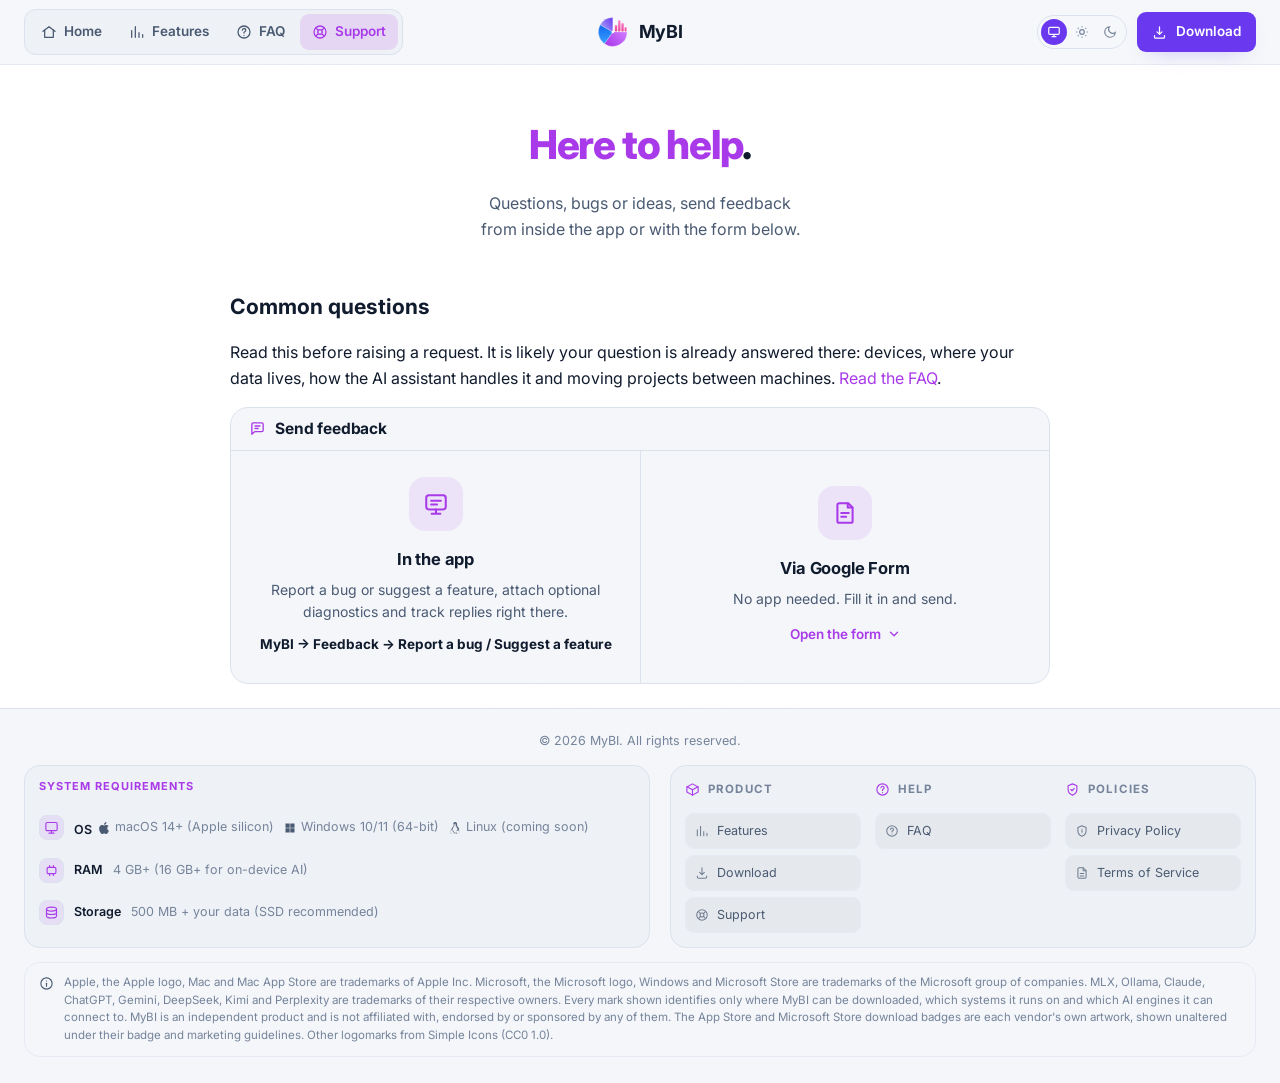
<file: support.html>
<!DOCTYPE html>
<html lang="en">
<head>
<meta charset="UTF-8" />
<meta name="viewport" content="width=device-width, initial-scale=1" />
<title>MyBI — Support</title>
<meta name="description" content="Get help with MyBI. Contact support, browse answers to common questions and check the system requirements for the macOS app." />
<meta name="theme-color" content="#0a0e17" />
<link rel="preconnect" href="https://fonts.googleapis.com" />
<link rel="preconnect" href="https://fonts.gstatic.com" crossorigin />
<link href="https://fonts.googleapis.com/css2?family=Inter:wght@400;500;600;700;800&display=swap" rel="stylesheet" />
<!-- All three are the same mark at the same crop. They were not: the touch icon pointed at the
     Icon Composer FOREGROUND layer, which carries 20% of safe-area padding on every side because
     macOS supplies the tile behind it. Standing alone in a tab it read as a small logo adrift in a
     box, so whichever icon the browser reached for decided what the site looked like. -->
<link rel="icon" type="image/svg+xml" href="assets/logo-foreground.svg?v=4" />
<link rel="icon" href="/favicon.ico?v=4" sizes="16x16 32x32 48x48 64x64" />
<link rel="apple-touch-icon" href="assets/apple-touch-icon.png?v=4" />
<meta property="og:title" content="MyBI — Support" />
<meta property="og:description" content="Get help with MyBI, contact support and browse common questions." />
<meta property="og:type" content="website" />
<link rel="stylesheet" href="assets/styles.css?v=50" />
<style>
  .legal{max-width:820px;margin:0 auto}
  .legal h2{font-size:1.32rem;margin:28px 0 10px;color:var(--text)}
  .legal p.legal li{color:var(--muted);line-height:1.72;font-size:1rem}
  .legal a{color:var(--brand-2)}
  .legal strong{color:var(--text)}
  .legal .lead{font-size:1.06rem;color:var(--text)}
  .faq details{border:1px solid var(--border);border-radius:12px;background:var(--panel);padding:2px 18px;margin:10px 0}
  .faq summary{cursor:pointer;list-style:none;padding:15px 0;font-weight:600;color:var(--text);display:flex;align-items:center;justify-content:space-between}
  .faq summary::-webkit-details-marker{display:none}
  .faq summary::after{content:"+";color:var(--faint);font-weight:400;font-size:1.3rem;line-height:1}
  .faq details[open] summary::after{content:"–"}
  .faq p{color:var(--muted);line-height:1.7;margin:0 0 15px}
  .req th.req td{text-align:left;padding:11px 12px;border-bottom:1px solid var(--border-soft);font-size:.95rem;color:var(--muted);vertical-align:top}
</style>
<script>/* pre-apply the saved theme so the page never flashes the wrong one */
try{var m=localStorage.getItem("mybi-theme")||"system";document.documentElement.dataset.theme=m==="system"?(matchMedia("(prefers-color-scheme: dark)").matches?"dark":"light"):m;}catch(e){}</script>
</head>
<body>

<header class="nav">
  <div class="wrap nav-inner">
    <!-- LEFT: page tabs. Mirrors MyBI's own Settings sub-tab bar: pill row, icon plus label,
         active tab in the accent. Folds into the burger panel on phones. -->
    <nav class="nav-tabs" aria-label="Sections">
        <a class="nav-tab" href="index.html"><svg class="nav-tab-ic" viewBox="0 0 24 24" fill="none" stroke="currentColor" stroke-width="1.9" stroke-linecap="round" stroke-linejoin="round"><path d="M3 11l9-7 9 7"/><path d="M5.5 9.5V20h13V9.5"/></svg><span>Home</span></a>
        <a class="nav-tab" href="index.html#features"><svg class="nav-tab-ic" viewBox="0 0 24 24" fill="none" stroke="currentColor" stroke-width="1.9" stroke-linecap="round" stroke-linejoin="round"><path d="M4 20V10M9.5 20V4M15 20v-7M20.5 20v-4"/></svg><span>Features</span></a>
        <a class="nav-tab" href="faq.html"><svg class="nav-tab-ic" viewBox="0 0 24 24" fill="none" stroke="currentColor" stroke-width="1.9" stroke-linecap="round" stroke-linejoin="round"><circle cx="12" cy="12" r="9"/><path d="M9.6 9.3a2.5 2.5 0 1 1 3.4 2.3c-.6.3-1 .9-1 1.6v.3"/><path d="M12 17v.01"/></svg><span>FAQ</span></a>
        <a class="nav-tab on" href="support.html"><svg class="nav-tab-ic" viewBox="0 0 24 24" fill="none" stroke="currentColor" stroke-width="1.9" stroke-linecap="round" stroke-linejoin="round"><circle cx="12" cy="12" r="9"/><circle cx="12" cy="12" r="3.4"/><path d="M14.4 9.6 18 6M6 18l3.6-3.6M14.4 14.4 18 18M6 6l3.6 3.6"/></svg><span>Support</span></a>
    </nav>

    <!-- CENTRE: the mark, positioned against the BAR rather than the space left between the
         side zones, so it stays put as those zones change width from page to page. -->
    <a class="brand" href="index.html" aria-label="MyBI home">
      <img class="logo" src="assets/logo-foreground.svg?v=2" alt="" aria-hidden="true" />
      <span>My<b>BI</b></span>
    </a>

    <!-- RIGHT: theme plus the one call to action. -->
    <div class="nav-actions">
      <span class="theme-seg" role="group" aria-label="Colour theme">
        <button type="button" data-mode="system" title="System" aria-label="Follow the system theme"><svg viewBox="0 0 24 24" fill="none" stroke="currentColor" stroke-width="2"><rect x="3" y="4" width="18" height="12" rx="2"/><path d="M8 20h8M12 16v4"/></svg></button>
        <button type="button" data-mode="light" title="Light" aria-label="Light theme"><svg viewBox="0 0 24 24" fill="none" stroke="currentColor" stroke-width="2"><circle cx="12" cy="12" r="4"/><path d="M12 2v2M12 20v2M4.9 4.9l1.4 1.4M17.7 17.7l1.4 1.4M2 12h2M20 12h2M4.9 19.1l1.4-1.4M17.7 6.3l1.4-1.4"/></svg></button>
        <button type="button" data-mode="dark" title="Dark" aria-label="Dark theme"><svg viewBox="0 0 24 24" fill="none" stroke="currentColor" stroke-width="2"><path d="M21 12.8A9 9 0 1 1 11.2 3 7 7 0 0 0 21 12.8Z"/></svg></button>
      </span>
      <a class="btn btn-primary btn-sm" href="index.html#download"><svg viewBox="0 0 24 24" fill="none" stroke="currentColor" stroke-width="2" stroke-linecap="round" stroke-linejoin="round" aria-hidden="true"><path d="M12 3v12m0 0 4-4m-4 4-4-4M4 17v2a2 2 0 0 0 2 2h12a2 2 0 0 0 2-2v-2"/></svg>Download</a>
    </div>

    <button class="nav-burger" type="button" aria-label="Menu" aria-expanded="false">
      <svg viewBox="0 0 24 24" fill="none" stroke="currentColor" stroke-width="2" stroke-linecap="round"><path d="M4 7h16M4 12h16M4 17h16"/></svg>
    </button>
  </div>
</header>

<main>

<section class="page-hero wrap">
  <h1><span class="g">Here to help</span>.</h1>
  <p>Questions, bugs or ideas, send feedback from inside the app or with the form below.</p>
</section>

<section class="wrap">
  <article class="legal">

    <!-- The FAQ comes first deliberately: most requests that arrive are already answered there, and
         a page that opens with the report form invites a second copy of a question we have written
         down. -->
    <h2>Common questions</h2>
    <p>Read this before raising a request. It is likely your question is already answered there:
      devices, where your data lives, how the AI assistant handles it and moving projects between
      machines. <a href="faq">Read the FAQ</a>.</p>

    <div class="sup-box">
      <h2 class="sup-box-h">
        <span class="sup-box-ic"><svg viewBox="0 0 24 24" fill="none" stroke="currentColor" stroke-width="1.9" stroke-linecap="round" stroke-linejoin="round" aria-hidden="true"><path d="M20 14.5a2 2 0 0 1-2 2H8l-4 3.5v-14a2 2 0 0 1 2-2h12a2 2 0 0 1 2 2Z"/><path d="M8.5 8.5h7M8.5 12h4.5"/></svg></span>
        Send feedback
      </h2>
      <div class="sup-choice">
      <div class="sup-opt">
        <span class="sup-ic"><svg viewBox="0 0 24 24" fill="none" stroke="currentColor" stroke-width="1.9" stroke-linecap="round" stroke-linejoin="round" aria-hidden="true"><rect x="3" y="4" width="18" height="13" rx="2.4"/><path d="M8 21h8M12 17v4"/><path d="M7.5 9h9M7.5 12.5h5.5"/></svg></span>
        <h3>In the app</h3>
        <p>Report a bug or suggest a feature, attach optional diagnostics and track replies right
          there.</p>
        <p class="sup-path"><strong>MyBI &rarr; Feedback &rarr; Report a bug / Suggest a feature</strong></p>
      </div>
      <button class="sup-opt sup-opt-act" type="button" id="sup-form-btn" aria-expanded="false" aria-controls="sup-form">
        <span class="sup-ic"><svg viewBox="0 0 24 24" fill="none" stroke="currentColor" stroke-width="1.9" stroke-linecap="round" stroke-linejoin="round" aria-hidden="true"><path d="M15 3H6.5A1.5 1.5 0 0 0 5 4.5v15A1.5 1.5 0 0 0 6.5 21h11a1.5 1.5 0 0 0 1.5-1.5V7Z"/><path d="M14.5 3v4h4.2"/><path d="M8.5 12h7M8.5 15.5h4.5"/></svg></span>
        <h3>Via Google Form</h3>
        <p>No app needed. Fill it in and send.</p>
        <span class="sup-cue">Open the form <svg viewBox="0 0 24 24" fill="none" stroke="currentColor" stroke-width="2.2" stroke-linecap="round" stroke-linejoin="round" aria-hidden="true"><path d="m6 9 6 6 6-6"/></svg></span>
      </button>
      </div>
    </div>
    <!-- The iframe carries its address in data-src and only gets a real src when the button is
         pressed, so opening this page makes no request to Google at all. -->
    <div class="sup-form" id="sup-form" hidden>
      <iframe title="MyBI feedback form" loading="lazy"
              data-src="https://docs.google.com/forms/d/e/1FAIpQLScutVaryLctzeOZpaozDvBFc3CILzvnd2o-V6sy__EMZGVpmA/viewform?embedded=true"></iframe>
    </div>
    <noscript>
      <p><a href="https://forms.gle/xRdZCTrtWbSx3xfN8" target="_blank" rel="noopener">Open the feedback form</a></p>
    </noscript>
  </article>
</section>

</main>

<footer>
  <div class="wrap">
    <div class="foot-grid">
      <div class="foot-brand">
        <a class="brand" href="index.html">
          <img class="logo" src="assets/logo-foreground.svg?v=2" alt="" aria-hidden="true" />
          <span>My<b>BI</b></span>
        </a>
        <p>Dashboards, deep analytics &amp; geospatial intelligence, built block-first, with on-device and cloud AI.</p>
      </div>
      <div class="foot-cols">
        <div class="foot-col">
          <h4>Product</h4>
          <a href="index.html#features">Features</a>
          <a href="index.html#download">Download</a>
          <a href="support.html">Support</a>
        </div>
        <div class="foot-col">
          <h4>Project</h4>
          <a href="faq.html">FAQ</a>
          <a href="support.html">Support</a>
        </div>
        <div class="foot-col">
          <h4>Policies</h4>
          <a href="privacy-policy">Privacy Policy</a>
          <a href="terms-of-service">Terms of Service</a>
        </div>
      </div>
    </div>
    <div class="foot-bottom">
      <span>© <span id="year">2026</span> MyBI. A business intelligence app.</span>
    </div>
  </div>
</footer>

<script src="assets/main.js?v=50"></script>
</body>
</html>
</file>
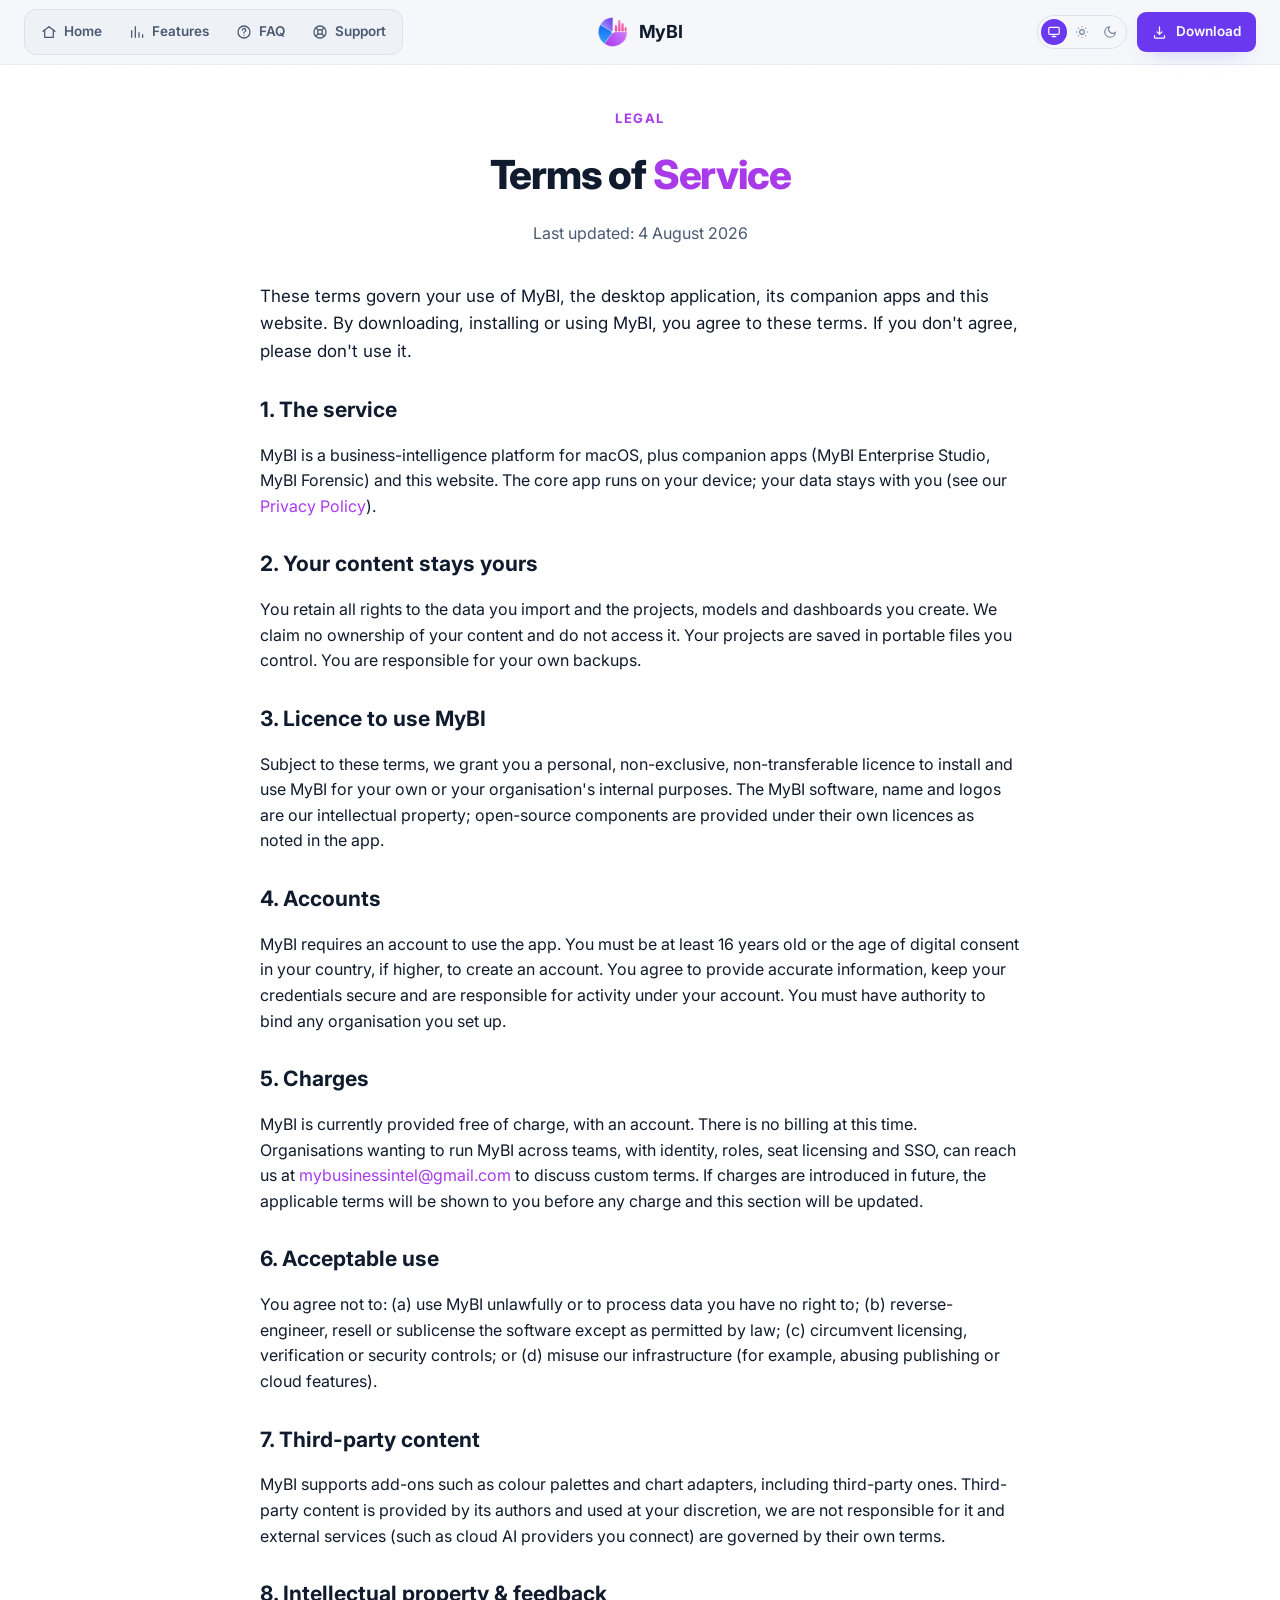
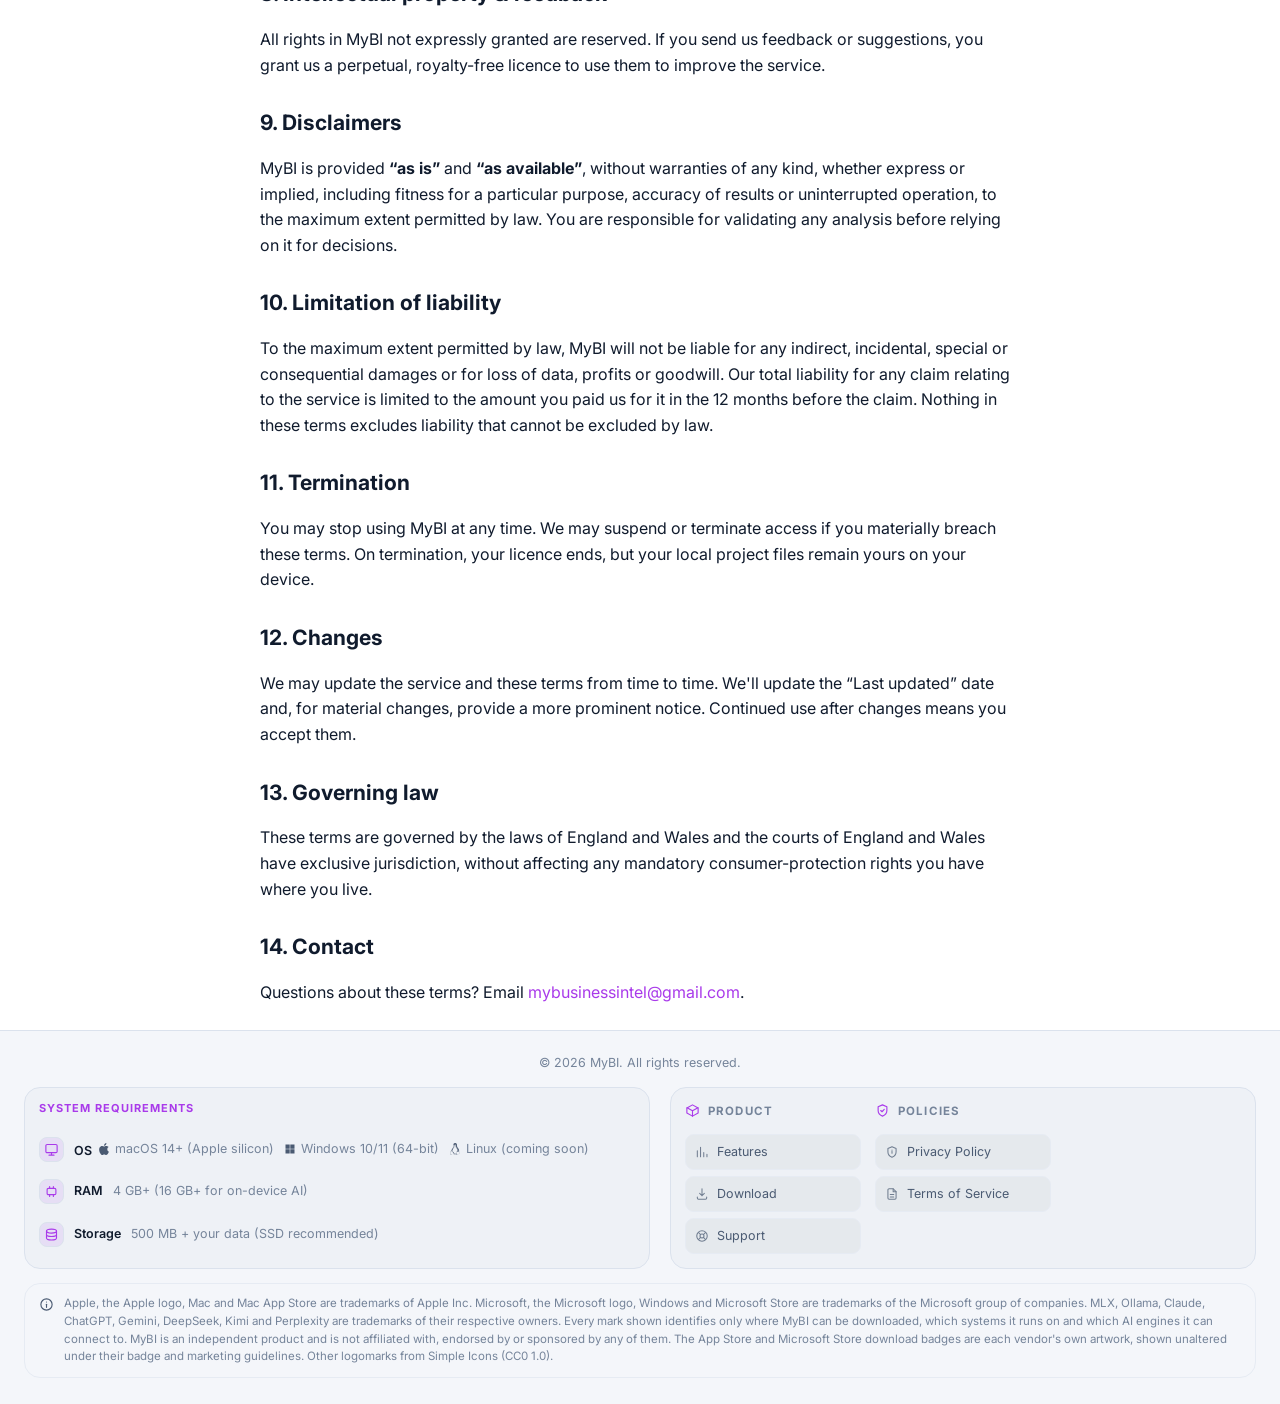
<file: terms-of-service.html>
<!DOCTYPE html>
<html lang="en">
<head>
<meta charset="UTF-8" />
<meta name="viewport" content="width=device-width, initial-scale=1" />
<title>MyBI — Terms of Service</title>
<meta name="description" content="The terms that govern your use of MyBI, the desktop apps, companion tools and this website." />
<meta name="theme-color" content="#0a0e17" />
<link rel="preconnect" href="https://fonts.googleapis.com" />
<link rel="preconnect" href="https://fonts.gstatic.com" crossorigin />
<link href="https://fonts.googleapis.com/css2?family=Inter:wght@400;500;600;700;800&display=swap" rel="stylesheet" />
<!-- All three are the same mark at the same crop. They were not: the touch icon pointed at the
     Icon Composer FOREGROUND layer, which carries 20% of safe-area padding on every side because
     macOS supplies the tile behind it. Standing alone in a tab it read as a small logo adrift in a
     box, so whichever icon the browser reached for decided what the site looked like. -->
<link rel="icon" type="image/svg+xml" href="assets/logo-foreground.svg?v=4" />
<link rel="icon" href="/favicon.ico?v=4" sizes="16x16 32x32 48x48 64x64" />
<link rel="apple-touch-icon" href="assets/apple-touch-icon.png?v=4" />
<meta property="og:title" content="MyBI — Terms of Service" />
<meta property="og:description" content="The terms that govern your use of MyBI." />
<meta property="og:type" content="website" />
<link rel="stylesheet" href="assets/styles.css?v=50" />
<style>
  .legal{max-width:760px;margin:0 auto}
  .legal h2{font-size:1.32rem;margin:28px 0 10px;color:var(--text)}
  .legal h3{font-size:1.04rem;margin:22px 0 8px;color:var(--text)}
  .legal p.legal li{color:var(--muted);line-height:1.72;font-size:1rem}
  .legal ul{margin:8px 0 12px 20px}
  .legal li{margin:6px 0}
  .legal a{color:var(--brand-2)}
  .legal strong{color:var(--text)}
  .legal .lead{font-size:1.06rem;color:var(--text)}
  .legal .updated{color:var(--muted);font-size:.9rem;margin-top:4px}
  .legal .callout{background:var(--bg-soft);border-radius:12px;padding:16px 18px;margin:18px 0}
  .legal table{width:100%;border-collapse:collapse;margin:10px 0}
  .legal th.legal td{text-align:left;padding:9px 10px;border-bottom:1px solid var(--bg-soft);font-size:.95rem;color:var(--muted)}
  .legal th{color:var(--text);font-weight:600}
</style>
<script>/* pre-apply the saved theme so the page never flashes the wrong one */
try{var m=localStorage.getItem("mybi-theme")||"system";document.documentElement.dataset.theme=m==="system"?(matchMedia("(prefers-color-scheme: dark)").matches?"dark":"light"):m;}catch(e){}</script>
</head>
<body>

<header class="nav">
  <div class="wrap nav-inner">
    <!-- LEFT: page tabs. Mirrors MyBI's own Settings sub-tab bar: pill row, icon plus label,
         active tab in the accent. Folds into the burger panel on phones. -->
    <nav class="nav-tabs" aria-label="Sections">
        <a class="nav-tab" href="index.html"><svg class="nav-tab-ic" viewBox="0 0 24 24" fill="none" stroke="currentColor" stroke-width="1.9" stroke-linecap="round" stroke-linejoin="round"><path d="M3 11l9-7 9 7"/><path d="M5.5 9.5V20h13V9.5"/></svg><span>Home</span></a>
        <a class="nav-tab" href="index.html#features"><svg class="nav-tab-ic" viewBox="0 0 24 24" fill="none" stroke="currentColor" stroke-width="1.9" stroke-linecap="round" stroke-linejoin="round"><path d="M4 20V10M9.5 20V4M15 20v-7M20.5 20v-4"/></svg><span>Features</span></a>
        <a class="nav-tab" href="faq.html"><svg class="nav-tab-ic" viewBox="0 0 24 24" fill="none" stroke="currentColor" stroke-width="1.9" stroke-linecap="round" stroke-linejoin="round"><circle cx="12" cy="12" r="9"/><path d="M9.6 9.3a2.5 2.5 0 1 1 3.4 2.3c-.6.3-1 .9-1 1.6v.3"/><path d="M12 17v.01"/></svg><span>FAQ</span></a>
        <a class="nav-tab" href="support.html"><svg class="nav-tab-ic" viewBox="0 0 24 24" fill="none" stroke="currentColor" stroke-width="1.9" stroke-linecap="round" stroke-linejoin="round"><circle cx="12" cy="12" r="9"/><circle cx="12" cy="12" r="3.4"/><path d="M14.4 9.6 18 6M6 18l3.6-3.6M14.4 14.4 18 18M6 6l3.6 3.6"/></svg><span>Support</span></a>
    </nav>

    <!-- CENTRE: the mark, positioned against the BAR rather than the space left between the
         side zones, so it stays put as those zones change width from page to page. -->
    <a class="brand" href="index.html" aria-label="MyBI home">
      <img class="logo" src="assets/logo-foreground.svg?v=2" alt="" aria-hidden="true" />
      <span>My<b>BI</b></span>
    </a>

    <!-- RIGHT: theme plus the one call to action. -->
    <div class="nav-actions">
      <span class="theme-seg" role="group" aria-label="Colour theme">
        <button type="button" data-mode="system" title="System" aria-label="Follow the system theme"><svg viewBox="0 0 24 24" fill="none" stroke="currentColor" stroke-width="2"><rect x="3" y="4" width="18" height="12" rx="2"/><path d="M8 20h8M12 16v4"/></svg></button>
        <button type="button" data-mode="light" title="Light" aria-label="Light theme"><svg viewBox="0 0 24 24" fill="none" stroke="currentColor" stroke-width="2"><circle cx="12" cy="12" r="4"/><path d="M12 2v2M12 20v2M4.9 4.9l1.4 1.4M17.7 17.7l1.4 1.4M2 12h2M20 12h2M4.9 19.1l1.4-1.4M17.7 6.3l1.4-1.4"/></svg></button>
        <button type="button" data-mode="dark" title="Dark" aria-label="Dark theme"><svg viewBox="0 0 24 24" fill="none" stroke="currentColor" stroke-width="2"><path d="M21 12.8A9 9 0 1 1 11.2 3 7 7 0 0 0 21 12.8Z"/></svg></button>
      </span>
      <a class="btn btn-primary btn-sm" href="index.html#download"><svg viewBox="0 0 24 24" fill="none" stroke="currentColor" stroke-width="2" stroke-linecap="round" stroke-linejoin="round" aria-hidden="true"><path d="M12 3v12m0 0 4-4m-4 4-4-4M4 17v2a2 2 0 0 0 2 2h12a2 2 0 0 0 2-2v-2"/></svg>Download</a>
    </div>

    <button class="nav-burger" type="button" aria-label="Menu" aria-expanded="false">
      <svg viewBox="0 0 24 24" fill="none" stroke="currentColor" stroke-width="2" stroke-linecap="round"><path d="M4 7h16M4 12h16M4 17h16"/></svg>
    </button>
  </div>
</header>

<main>

<section class="page-hero wrap">
  <span class="kicker">Legal</span>
  <h1>Terms of <span class="g">Service</span></h1>
  <p class="updated">Last updated: 4 August 2026</p>
</section>

<section class="wrap">
  <article class="legal">
    <p class="lead">These terms govern your use of MyBI, the desktop application, its companion apps and this website. By downloading, installing or using MyBI, you agree to these terms. If you don't agree, please don't use it.</p>

    <h2>1. The service</h2>
    <p>MyBI is a business-intelligence platform for macOS, plus companion apps (MyBI Enterprise Studio, MyBI Forensic) and this website. The core app runs on your device; your data stays with you (see our <a href="privacy-policy">Privacy Policy</a>).</p>

    <h2>2. Your content stays yours</h2>
    <p>You retain all rights to the data you import and the projects, models and dashboards you create. We claim no ownership of your content and do not access it. Your projects are saved in portable files you control. You are responsible for your own backups.</p>

    <h2>3. Licence to use MyBI</h2>
    <p>Subject to these terms, we grant you a personal, non-exclusive, non-transferable licence to install and use MyBI for your own or your organisation's internal purposes. The MyBI software, name and logos are our intellectual property; open-source components are provided under their own licences as noted in the app.</p>

    <h2>4. Accounts</h2>
    <p>MyBI requires an account to use the app. You must be at least 16 years old or the age of digital consent in your country, if higher, to create an account. You agree to provide accurate information, keep your credentials secure and are responsible for activity under your account. You must have authority to bind any organisation you set up.</p>

    <h2>5. Charges</h2>
    <p>MyBI is currently provided free of charge, with an account. There is no billing at this time. Organisations wanting to run MyBI across teams, with identity, roles, seat licensing and SSO, can reach us at <a href="mailto:mybusinessintel@gmail.com?subject=Enterprise%20Enquiry">mybusinessintel@gmail.com</a> to discuss custom terms. If charges are introduced in future, the applicable terms will be shown to you before any charge and this section will be updated.</p>

    <h2>6. Acceptable use</h2>
    <p>You agree not to: (a) use MyBI unlawfully or to process data you have no right to; (b) reverse-engineer, resell or sublicense the software except as permitted by law; (c) circumvent licensing, verification or security controls; or (d) misuse our infrastructure (for example, abusing publishing or cloud features).</p>

    <h2>7. Third-party content</h2>
    <p>MyBI supports add-ons such as colour palettes and chart adapters, including third-party ones. Third-party content is provided by its authors and used at your discretion, we are not responsible for it and external services (such as cloud AI providers you connect) are governed by their own terms.</p>

    <h2>8. Intellectual property &amp; feedback</h2>
    <p>All rights in MyBI not expressly granted are reserved. If you send us feedback or suggestions, you grant us a perpetual, royalty-free licence to use them to improve the service.</p>

    <h2>9. Disclaimers</h2>
    <p>MyBI is provided <strong>“as is”</strong> and <strong>“as available”</strong>, without warranties of any kind, whether express or implied, including fitness for a particular purpose, accuracy of results or uninterrupted operation, to the maximum extent permitted by law. You are responsible for validating any analysis before relying on it for decisions.</p>

    <h2>10. Limitation of liability</h2>
    <p>To the maximum extent permitted by law, MyBI will not be liable for any indirect, incidental, special or consequential damages or for loss of data, profits or goodwill. Our total liability for any claim relating to the service is limited to the amount you paid us for it in the 12 months before the claim. Nothing in these terms excludes liability that cannot be excluded by law.</p>

    <h2>11. Termination</h2>
    <p>You may stop using MyBI at any time. We may suspend or terminate access if you materially breach these terms. On termination, your licence ends, but your local project files remain yours on your device.</p>

    <h2>12. Changes</h2>
    <p>We may update the service and these terms from time to time. We'll update the “Last updated” date and, for material changes, provide a more prominent notice. Continued use after changes means you accept them.</p>

    <h2>13. Governing law</h2>
    <p>These terms are governed by the laws of England and Wales and the courts of England and Wales have exclusive jurisdiction, without affecting any mandatory consumer-protection rights you have where you live.</p>

    <h2>14. Contact</h2>
    <p>Questions about these terms? Email <a href="mailto:mybusinessintel@gmail.com">mybusinessintel@gmail.com</a>.</p>
  </article>
</section>

</main>

<footer>
  <div class="wrap">
    <div class="foot-grid">
      <div class="foot-brand">
        <a class="brand" href="index.html">
          <img class="logo" src="assets/logo-foreground.svg?v=2" alt="" aria-hidden="true" />
          <span>My<b>BI</b></span>
        </a>
        <p>Analytics &amp; geospatial intelligence, built block-first.</p>
      </div>
      <div class="foot-cols">
        <div class="foot-col">
          <h4>Product</h4>
          <a href="index.html#features">Features</a>
          <a href="index.html#download">Download</a>
          <a href="support.html">Support</a>
        </div>
        <div class="foot-col">
          <h4>Policies</h4>
          <a href="privacy-policy">Privacy Policy</a>
          <a href="terms-of-service">Terms of Service</a>
        </div>
      </div>
    </div>
    <div class="foot-bottom">
      <span>© <span id="year">2026</span> MyBI. A business intelligence app.</span>
    </div>
  </div>
</footer>

<script src="assets/main.js?v=50"></script>
</body>
</html>
</file>
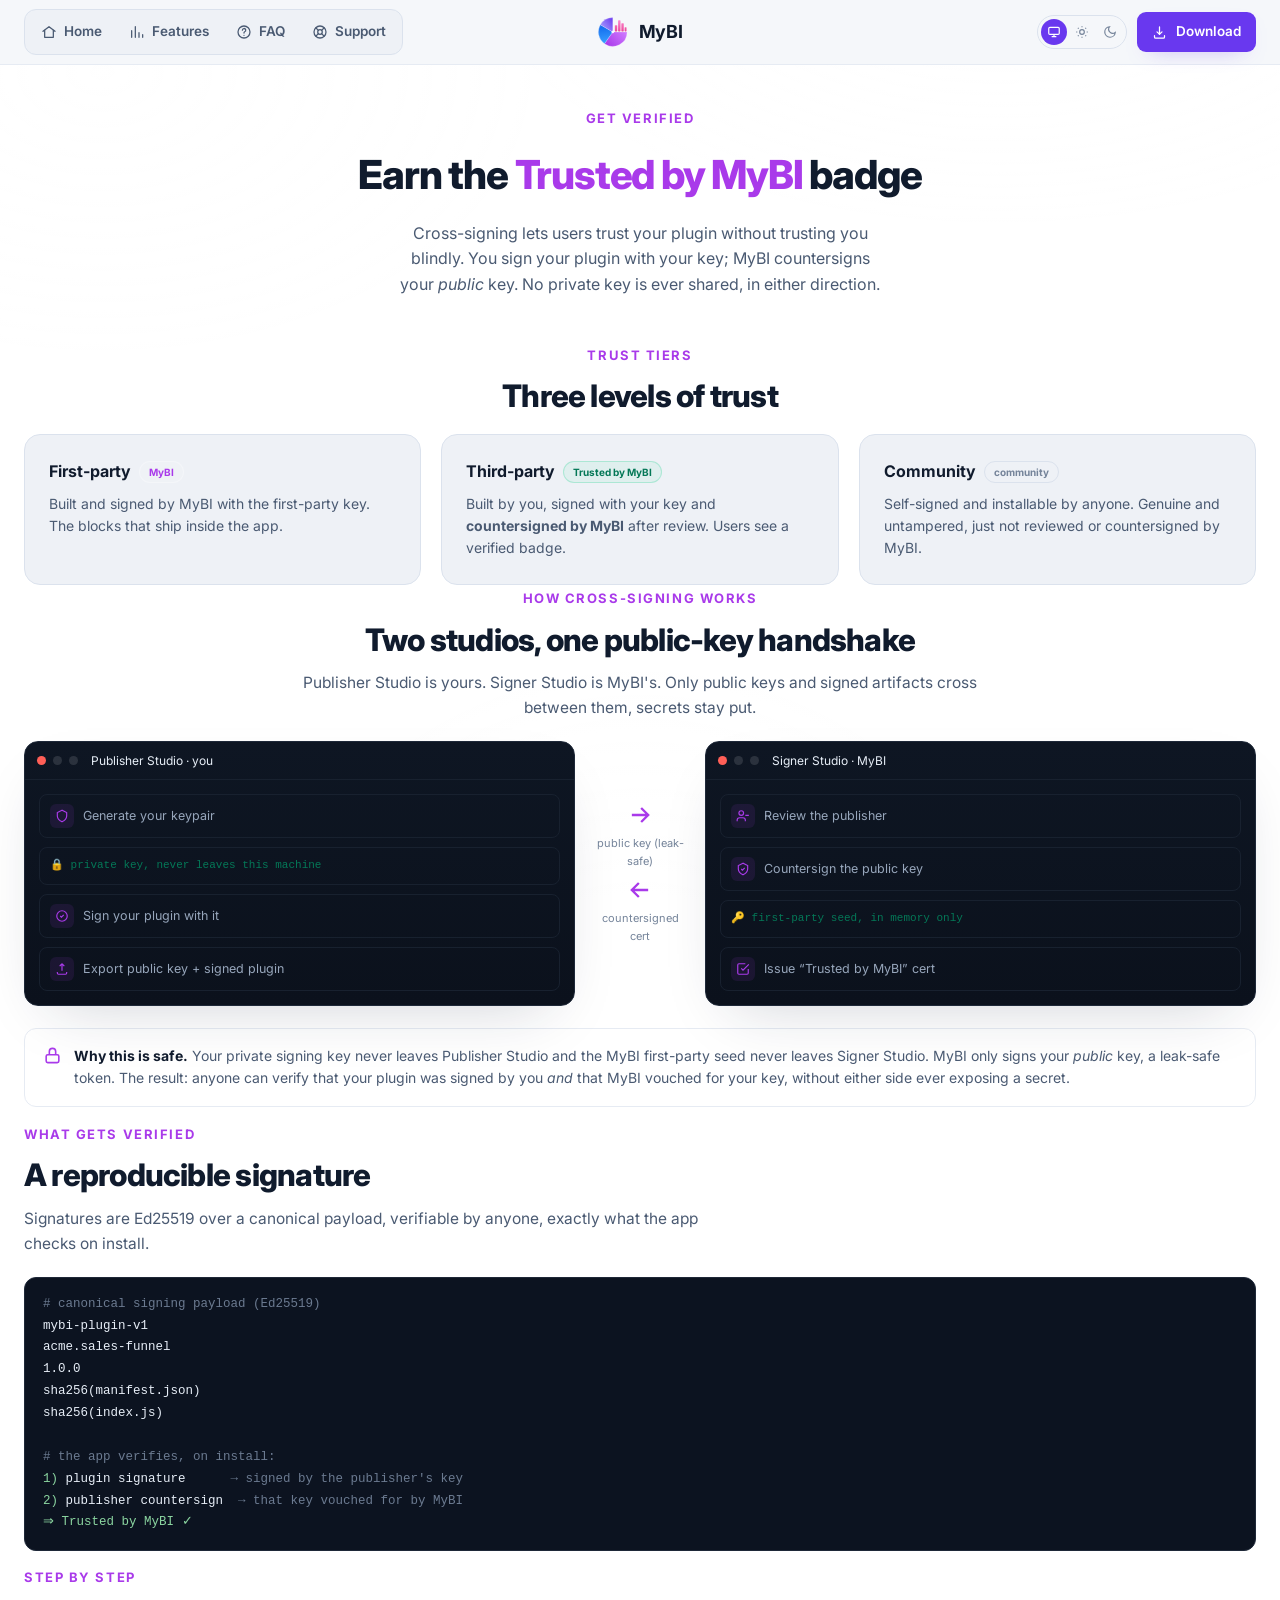
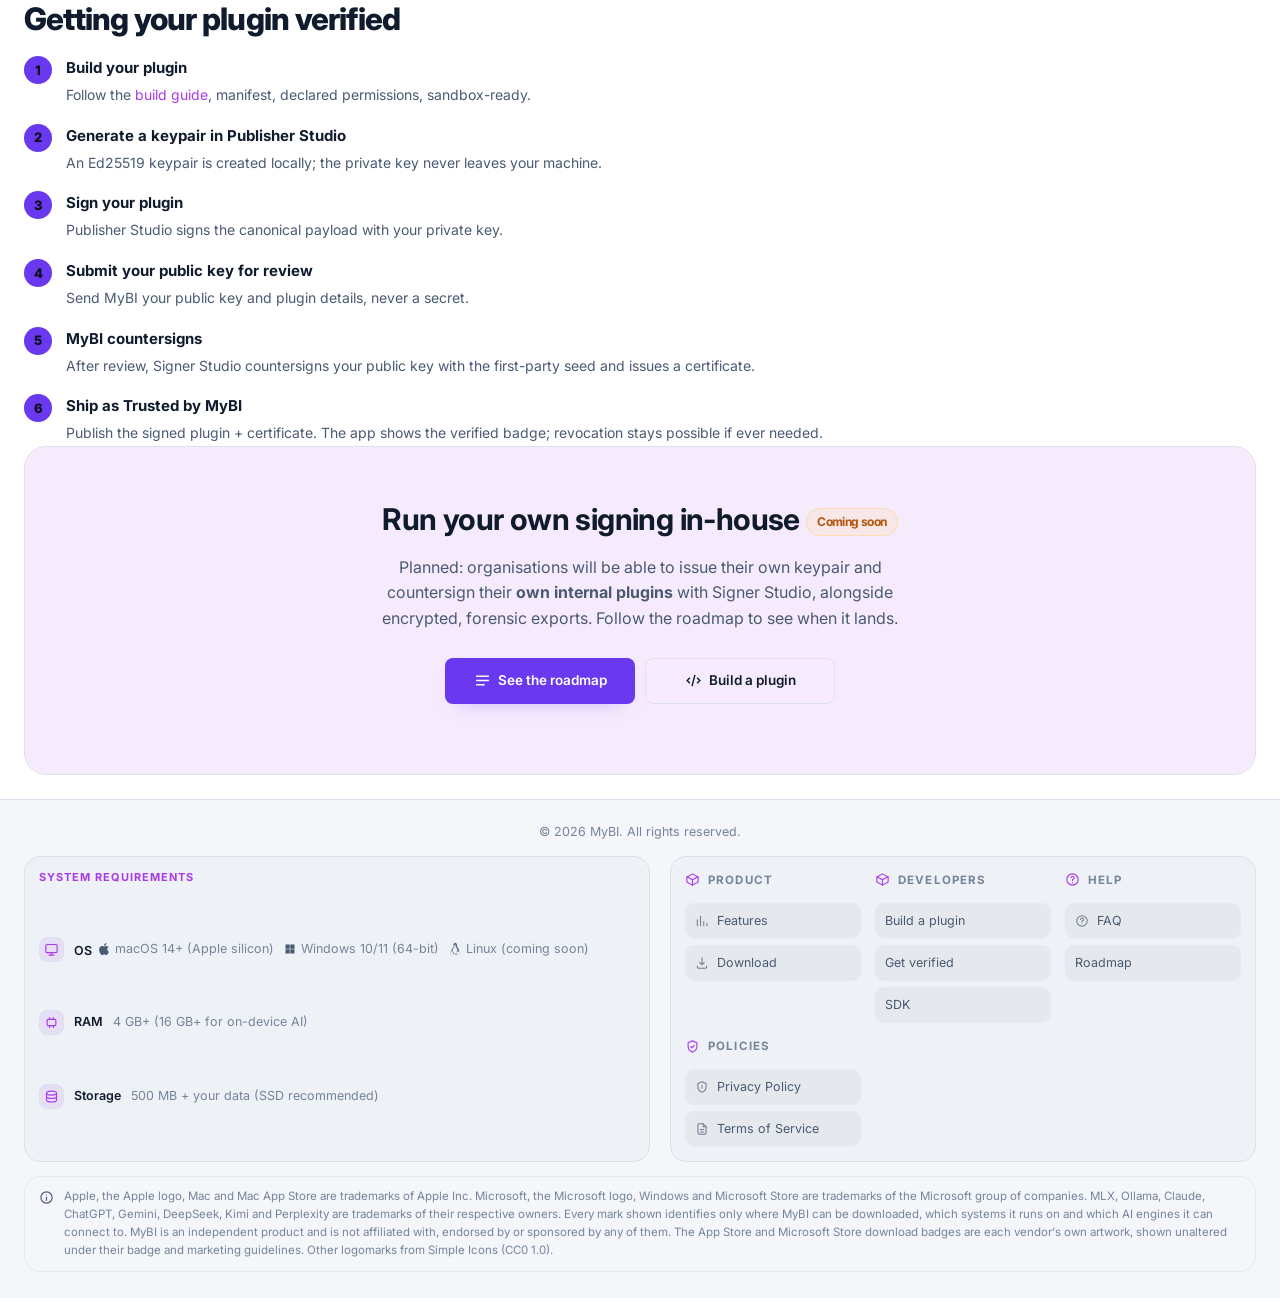
<file: verify.html>
<!DOCTYPE html>
<html lang="en">
<head>
<meta charset="UTF-8" />
<meta name="viewport" content="width=device-width, initial-scale=1" />
<title>MyBI — Get verified</title>
<meta name="description" content="Get your MyBI plugin verified as Trusted by MyBI. The Publisher Studio cross-sign model: you sign your plugin with your key, MyBI countersigns your public key, no private key is ever shared." />
<meta name="theme-color" content="#0a0e17" />
<link rel="preconnect" href="https://fonts.googleapis.com" />
<link rel="preconnect" href="https://fonts.gstatic.com" crossorigin />
<link href="https://fonts.googleapis.com/css2?family=Inter:wght@400;500;600;700;800&display=swap" rel="stylesheet" />
<!-- All three are the same mark at the same crop. They were not: the touch icon pointed at the
     Icon Composer FOREGROUND layer, which carries 20% of safe-area padding on every side because
     macOS supplies the tile behind it. Standing alone in a tab it read as a small logo adrift in a
     box, so whichever icon the browser reached for decided what the site looked like. -->
<link rel="icon" type="image/svg+xml" href="assets/logo-foreground.svg?v=4" />
<link rel="icon" href="/favicon.ico?v=4" sizes="16x16 32x32 48x48 64x64" />
<link rel="apple-touch-icon" href="assets/apple-touch-icon.png?v=4" />
<link rel="stylesheet" href="assets/styles.css?v=50" />
<script>/* pre-apply the saved theme so the page never flashes the wrong one */
try{var m=localStorage.getItem("mybi-theme")||"system";document.documentElement.dataset.theme=m==="system"?(matchMedia("(prefers-color-scheme: dark)").matches?"dark":"light"):m;}catch(e){}</script>
</head>
<body>

<header class="nav">
  <div class="wrap nav-inner">
    <!-- LEFT: page tabs. Mirrors MyBI's own Settings sub-tab bar: pill row, icon plus label,
         active tab in the accent. Folds into the burger panel on phones. -->
    <nav class="nav-tabs" aria-label="Sections">
        <a class="nav-tab" href="index.html"><svg class="nav-tab-ic" viewBox="0 0 24 24" fill="none" stroke="currentColor" stroke-width="1.9" stroke-linecap="round" stroke-linejoin="round"><path d="M3 11l9-7 9 7"/><path d="M5.5 9.5V20h13V9.5"/></svg><span>Home</span></a>
        <a class="nav-tab" href="index.html#features"><svg class="nav-tab-ic" viewBox="0 0 24 24" fill="none" stroke="currentColor" stroke-width="1.9" stroke-linecap="round" stroke-linejoin="round"><path d="M4 20V10M9.5 20V4M15 20v-7M20.5 20v-4"/></svg><span>Features</span></a>
        <a class="nav-tab" href="faq.html"><svg class="nav-tab-ic" viewBox="0 0 24 24" fill="none" stroke="currentColor" stroke-width="1.9" stroke-linecap="round" stroke-linejoin="round"><circle cx="12" cy="12" r="9"/><path d="M9.6 9.3a2.5 2.5 0 1 1 3.4 2.3c-.6.3-1 .9-1 1.6v.3"/><path d="M12 17v.01"/></svg><span>FAQ</span></a>
        <a class="nav-tab" href="support.html"><svg class="nav-tab-ic" viewBox="0 0 24 24" fill="none" stroke="currentColor" stroke-width="1.9" stroke-linecap="round" stroke-linejoin="round"><circle cx="12" cy="12" r="9"/><circle cx="12" cy="12" r="3.4"/><path d="M14.4 9.6 18 6M6 18l3.6-3.6M14.4 14.4 18 18M6 6l3.6 3.6"/></svg><span>Support</span></a>
    </nav>

    <!-- CENTRE: the mark, positioned against the BAR rather than the space left between the
         side zones, so it stays put as those zones change width from page to page. -->
    <a class="brand" href="index.html" aria-label="MyBI home">
      <img class="logo" src="assets/logo-foreground.svg?v=2" alt="" aria-hidden="true" />
      <span>My<b>BI</b></span>
    </a>

    <!-- RIGHT: theme plus the one call to action. -->
    <div class="nav-actions">
      <span class="theme-seg" role="group" aria-label="Colour theme">
        <button type="button" data-mode="system" title="System" aria-label="Follow the system theme"><svg viewBox="0 0 24 24" fill="none" stroke="currentColor" stroke-width="2"><rect x="3" y="4" width="18" height="12" rx="2"/><path d="M8 20h8M12 16v4"/></svg></button>
        <button type="button" data-mode="light" title="Light" aria-label="Light theme"><svg viewBox="0 0 24 24" fill="none" stroke="currentColor" stroke-width="2"><circle cx="12" cy="12" r="4"/><path d="M12 2v2M12 20v2M4.9 4.9l1.4 1.4M17.7 17.7l1.4 1.4M2 12h2M20 12h2M4.9 19.1l1.4-1.4M17.7 6.3l1.4-1.4"/></svg></button>
        <button type="button" data-mode="dark" title="Dark" aria-label="Dark theme"><svg viewBox="0 0 24 24" fill="none" stroke="currentColor" stroke-width="2"><path d="M21 12.8A9 9 0 1 1 11.2 3 7 7 0 0 0 21 12.8Z"/></svg></button>
      </span>
      <a class="btn btn-primary btn-sm" href="index.html#download"><svg viewBox="0 0 24 24" fill="none" stroke="currentColor" stroke-width="2" stroke-linecap="round" stroke-linejoin="round" aria-hidden="true"><path d="M12 3v12m0 0 4-4m-4 4-4-4M4 17v2a2 2 0 0 0 2 2h12a2 2 0 0 0 2-2v-2"/></svg>Download</a>
    </div>

    <button class="nav-burger" type="button" aria-label="Menu" aria-expanded="false">
      <svg viewBox="0 0 24 24" fill="none" stroke="currentColor" stroke-width="2" stroke-linecap="round"><path d="M4 7h16M4 12h16M4 17h16"/></svg>
    </button>
  </div>
</header>

<main>

<section class="page-hero wrap">
  <span class="kicker">Get verified</span>
  <h1>Earn the <span class="g">Trusted by MyBI</span> badge</h1>
  <p>Cross-signing lets users trust your plugin without trusting you blindly. You sign your plugin with your key; MyBI countersigns your <em>public</em> key. No private key is ever shared, in either direction.</p>
</section>

<!-- Trust tiers -->
<section class="wrap" style="padding-top:24px">
  <div class="sec-head">
    <span class="kicker">Trust tiers</span>
    <h2 class="sec-title">Three levels of trust</h2>
  </div>
  <div class="tiers">
    <div class="tier-card">
      <h3>First-party <span class="badge mybi">MyBI</span></h3>
      <p>Built and signed by MyBI with the first-party key. The blocks that ship inside the app.</p>
    </div>
    <div class="tier-card">
      <h3>Third-party <span class="badge trusted">Trusted by MyBI</span></h3>
      <p>Built by you, signed with your key and <b>countersigned by MyBI</b> after review. Users see a verified badge.</p>
    </div>
    <div class="tier-card">
      <h3>Community <span class="badge">community</span></h3>
      <p>Self-signed and installable by anyone. Genuine and untampered, just not reviewed or countersigned by MyBI.</p>
    </div>
  </div>
</section>

<!-- Cross-sign skeleton -->
<section class="wrap">
  <div class="sec-head">
    <span class="kicker">How cross-signing works</span>
    <h2 class="sec-title">Two studios, one public-key handshake</h2>
    <p class="sec-sub">Publisher Studio is yours. Signer Studio is MyBI's. Only public keys and signed artifacts cross between them, secrets stay put.</p>
  </div>

  <div class="studio-flow">
    <!-- Publisher Studio -->
    <div class="studio-win">
      <div class="sw-bar"><i></i><i></i><i></i>&nbsp; Publisher Studio · you</div>
      <div class="sw-body">
        <div class="sw-row"><span class="ic"><svg viewBox="0 0 24 24" fill="none" stroke="currentColor" stroke-width="2"><path d="M12 2 4 6v6c0 5 3.4 7.7 8 10 4.6-2.3 8-5 8-10V6Z"/></svg></span> Generate your keypair</div>
        <div class="sw-row key">🔒 private key, never leaves this machine</div>
        <div class="sw-row"><span class="ic"><svg viewBox="0 0 24 24" fill="none" stroke="currentColor" stroke-width="2"><path d="m9 12 2 2 4-4"/><circle cx="12" cy="12" r="9"/></svg></span> Sign your plugin with it</div>
        <div class="sw-row"><span class="ic"><svg viewBox="0 0 24 24" fill="none" stroke="currentColor" stroke-width="2"><path d="M12 15V3m0 0 4 4m-4-4-4 4"/><path d="M4 17v2a2 2 0 0 0 2 2h12a2 2 0 0 0 2-2v-2"/></svg></span> Export public key + signed plugin</div>
      </div>
    </div>

    <!-- Arrow: public key out -->
    <div class="studio-arrow">
      <svg viewBox="0 0 24 24" fill="none" stroke="currentColor" stroke-width="2"><path d="M5 12h14M13 6l6 6-6 6"/></svg>
      <span>public key (leak-safe)</span>
      <svg viewBox="0 0 24 24" fill="none" stroke="currentColor" stroke-width="2"><path d="M19 12H5M11 6l-6 6 6 6"/></svg>
      <span>countersigned cert</span>
    </div>

    <!-- MyBI Signer Studio -->
    <div class="studio-win">
      <div class="sw-bar"><i></i><i></i><i></i>&nbsp; Signer Studio · MyBI</div>
      <div class="sw-body">
        <div class="sw-row"><span class="ic"><svg viewBox="0 0 24 24" fill="none" stroke="currentColor" stroke-width="2"><path d="M16 21v-2a4 4 0 0 0-4-4H6a4 4 0 0 0-4 4v2"/><circle cx="9" cy="7" r="4"/><path d="M22 11h-6"/></svg></span> Review the publisher</div>
        <div class="sw-row"><span class="ic"><svg viewBox="0 0 24 24" fill="none" stroke="currentColor" stroke-width="2"><path d="m9 12 2 2 4-4"/><path d="M12 2 4 6v6c0 5 3.4 7.7 8 10 4.6-2.3 8-5 8-10V6Z"/></svg></span> Countersign the public key</div>
        <div class="sw-row key">🔑 first-party seed, in memory only</div>
        <div class="sw-row"><span class="ic"><svg viewBox="0 0 24 24" fill="none" stroke="currentColor" stroke-width="2"><path d="M9 11l3 3L22 4"/><path d="M21 12v7a2 2 0 0 1-2 2H5a2 2 0 0 1-2-2V5a2 2 0 0 1 2-2h11"/></svg></span> Issue “Trusted by MyBI” cert</div>
      </div>
    </div>
  </div>

  <p class="trust-note" style="margin-top:22px">
    <svg viewBox="0 0 24 24" fill="none" stroke="currentColor" stroke-width="2"><rect x="4" y="11" width="16" height="10" rx="2"/><path d="M8 11V7a4 4 0 0 1 8 0v4"/></svg>
    <span><b>Why this is safe.</b> Your private signing key never leaves Publisher Studio and the MyBI first-party seed never leaves Signer Studio. MyBI only signs your <em>public</em> key, a leak-safe token. The result: anyone can verify that your plugin was signed by you <em>and</em> that MyBI vouched for your key, without either side ever exposing a secret.</span>
  </p>
</section>

<!-- The verifier / payload -->
<section class="wrap">
  <div class="sec-head left">
    <span class="kicker">What gets verified</span>
    <h2 class="sec-title" style="text-align:left">A reproducible signature</h2>
    <p class="sec-sub">Signatures are Ed25519 over a canonical payload, verifiable by anyone, exactly what the app checks on install.</p>
  </div>
  <pre class="codeblock"><span class="c"># canonical signing payload (Ed25519)</span>
mybi-plugin-v1
acme.sales-funnel
1.0.0
sha256(manifest.json)
sha256(index.js)

<span class="c"># the app verifies, on install:</span>
<span class="s">1)</span> plugin signature      <span class="c">→ signed by the publisher's key</span>
<span class="s">2)</span> publisher countersign  <span class="c">→ that key vouched for by MyBI</span>
<span class="s">⇒ Trusted by MyBI ✓</span></pre>
</section>

<!-- Steps -->
<section class="wrap">
  <div class="sec-head left">
    <span class="kicker">Step by step</span>
    <h2 class="sec-title" style="text-align:left">Getting your plugin verified</h2>
  </div>
  <ol class="steps">
    <li><div><b>Build your plugin</b><span>Follow the <a href="build-plugin.html" style="color:var(--brand-2)">build guide</a>, manifest, declared permissions, sandbox-ready.</span></div></li>
    <li><div><b>Generate a keypair in Publisher Studio</b><span>An Ed25519 keypair is created locally; the private key never leaves your machine.</span></div></li>
    <li><div><b>Sign your plugin</b><span>Publisher Studio signs the canonical payload with your private key.</span></div></li>
    <li><div><b>Submit your public key for review</b><span>Send MyBI your public key and plugin details, never a secret.</span></div></li>
    <li><div><b>MyBI countersigns</b><span>After review, Signer Studio countersigns your public key with the first-party seed and issues a certificate.</span></div></li>
    <li><div><b>Ship as Trusted by MyBI</b><span>Publish the signed plugin + certificate. The app shows the verified badge; revocation stays possible if ever needed.</span></div></li>
  </ol>
</section>

<!-- Planned: in-house signing + CTA -->
<section class="wrap">
  <div class="cta-band">
    <h2>Run your own signing in-house <span class="badge-soon">Coming soon</span></h2>
    <p>Planned: organisations will be able to issue their own keypair and countersign their <b>own internal plugins</b> with Signer Studio, alongside encrypted, forensic exports. Follow the roadmap to see when it lands.</p>
    <div class="hero-cta">
      <a class="btn btn-primary" href="roadmap.html">
        <svg viewBox="0 0 24 24" fill="none" stroke="currentColor" stroke-width="2"><path d="M3 12h18M3 6h18M3 18h12"/></svg>
        See the roadmap
      </a>
      <a class="btn btn-ghost" href="build-plugin.html">
        <svg viewBox="0 0 24 24" fill="none" stroke="currentColor" stroke-width="2"><path d="m7 8-4 4 4 4"/><path d="m17 8 4 4-4 4"/><path d="m14 4-4 16"/></svg>
        Build a plugin
      </a>
    </div>
  </div>
</section>

</main>

<footer>
  <div class="wrap">
    <div class="foot-grid">
      <div class="foot-brand">
        <a class="brand" href="index.html">
          <img class="logo" src="assets/logo-foreground.svg?v=2" alt="" aria-hidden="true" />
          <span>My<b>BI</b></span>
        </a>
        <p>Analytics &amp; geospatial intelligence, built block-first, block by block.</p>
      </div>
      <div class="foot-cols">
        <div class="foot-col">
          <h4>Product</h4>
          <a href="index.html#features">Features</a>
          <a href="index.html#download">Download</a>
        </div>
        <div class="foot-col">
          <h4>Developers</h4>
          <a href="build-plugin.html">Build a plugin</a>
          <a href="verify.html">Get verified</a>
          <a href="build-plugin.html">SDK</a>
        </div>
        <div class="foot-col">
          <h4>Project</h4>
          <a href="faq.html">FAQ</a>
          <a href="roadmap.html">Roadmap</a>
        </div>
      </div>
    </div>
    <div class="foot-bottom">
      <span>© <span id="year">2026</span> MyBI. Block-first business intelligence.</span>
      <span>Verify, don't just trust.</span>
    </div>
  </div>
</footer>

<script src="assets/main.js?v=50"></script>
</body>
</html>
</file>
<file: assets/styles.css>
/* MyBI — customer-facing site
   Pure static CSS, dark-first, responsive. No build step. */

:root {
  --bg: #0a0e17;
  --bg-soft: #0d1320;
  --panel: #111827;
  --panel-2: #141c2b;
  --border: #1e2838;
  --border-soft: #18212f;
  --text: #e7eef7;
  --muted: #97a6bb;
  --faint: #6b7a90;
  /* Brand accents taken straight from the logomark's own gradients (src-tauri/icons/
     logo-foreground.svg): blue #1570ef→#3aa0ff, violet #6938ef→#9b8afb, purple #a93aea→#cf7bff,
     pink #ec4899→#ff8fd6. The site used to be deliberately monochrome, which made it read like a
     generic template rather than like MyBI — the product's own colours now carry it. Surfaces stay
     the same near-black so the palette is an accent, not a wash. */
  --brand: #9b8afb;
  --brand-2: #cf7bff;
  --brand-3: #3aa0ff;
  --good: #3ddc84;
  --warn: #e0a23a;
  --idle: #5b6b82;
  /* Flat by design: no gradients anywhere in the site. Kept as a token so the few rules that
     still reference it stay one-line edits. */
  --grad: #7c4ddb;
  /* Flat tint, not a ramp — this backs the small icon chips. */
  --grad-soft: rgba(169,58,234,.16);
  --shadow: 0 24px 60px -20px rgba(0,0,0,.7);
  --radius: 16px;
  --radius-sm: 10px;
  --maxw: 1320px;
  --font: "Inter", system-ui, -apple-system, "Segoe UI", Roboto, Helvetica, Arial, sans-serif;
  --mono: ui-monospace, SFMono-Regular, "SF Mono", Menlo, Consolas, monospace;
  /* Primary buttons are a SOLID brand violet — no gradient. A flat fill keeps the label contrast
     constant across the whole button instead of shifting with the ramp. */
  --btn-bg: #7c4ddb;
  --btn-bg-hover: #6a3bc9;
  --btn-fg: #ffffff;
  --ghost-hover: rgba(255,255,255,.06);
  color-scheme: dark;
}

/* ---------- Light theme (html[data-theme="light"]; default is dark) ---------- */
html[data-theme="light"] {
  /* Inverted from the usual light-theme arrangement: the page is plain white and every surface
     laid on it — cards, the footer band, the drawer, the note boxes — is the grey. A white card on
     a grey page reads as a sheet of paper; a grey card on a white page reads as a control, which is
     what these are. */
  --bg: #ffffff;
  --bg-soft: #eef1f6;
  --panel: #f4f6fa;
  --panel-2: #e9edf4;
  --border: #dbe2ed;
  --border-soft: #e6ebf3;
  --text: #101b2d;
  --muted: #4a5a72;
  --faint: #75849a;
  --idle: #9aa9bf;
  /* Light theme takes the SAME brand hues, darkened so they hold contrast on white. */
  --brand: #6938ef;
  --brand-2: #a93aea;
  --brand-3: #1570ef;
  --good: #047857;
  --warn: #b45309;
  --grad: #6938ef;
  --grad-soft: rgba(169,58,234,.10);
  --shadow: 0 24px 60px -28px rgba(23,34,61,.22);
  --btn-bg: #6938ef;
  --btn-bg-hover: #5629d4;
  --btn-fg: #ffffff;
  --ghost-hover: rgba(16,27,45,.06);
  color-scheme: light;
}

* { box-sizing: border-box; }

html { scroll-behavior: smooth; scroll-padding-top: 90px; }
/* Nothing is allowed to make the page wider than the phone: one overflowing element and the whole
   layout pans sideways, every section broken off at the left edge. The overflow stays on the BODY,
   not the root — the root's own overflow is what took the sticky bar off the screen once before
   (see the drawer note further down) — and body's value propagates to the viewport just the same.
   clip over hidden because hidden still permits a pan once something has overflowed; overscroll
   stops the sideways rubber-band that shows the same emptiness. Anything too old for either keeps
   the plain hidden above it. */
html { overscroll-behavior-x: none; }

body {
  margin: 0;
  font-family: var(--font);
  background: var(--bg);
  color: var(--text);
  line-height: 1.6;
  -webkit-font-smoothing: antialiased;
  text-rendering: optimizeLegibility;
  overflow-x: hidden;
  overflow-x: clip;
  overscroll-behavior-x: none;
}

/* ambient background glow — monochrome (subtle light pools, no hue) */
body::before {
  content: "";
  position: fixed;
  inset: 0;
  z-index: -2;
  background:
    radial-gradient(900px 500px at 78% -8%, rgba(255,255,255,.05), transparent 60%),
    radial-gradient(800px 520px at 8% 8%, rgba(255,255,255,.035), transparent 55%),
    radial-gradient(700px 700px at 50% 120%, rgba(255,255,255,.03), transparent 60%);
}
html[data-theme="light"] body::before {
  background:
    radial-gradient(900px 500px at 78% -8%, rgba(16,27,45,.05), transparent 60%),
    radial-gradient(800px 520px at 8% 8%, rgba(16,27,45,.035), transparent 55%),
    radial-gradient(700px 700px at 50% 120%, rgba(16,27,45,.03), transparent 60%);
}
/* Footer (assembled in main.js): a big brand mark on the left, the note box on the right, then the
   link columns spread across the full width beneath them. */
.foot-note {
  max-width: none;
  border: 1px solid var(--border); border-radius: var(--radius);
  background: var(--bg-soft);
  padding: 12px 14px; display: grid; gap: 8px;
}
.foot-note-head {
  font-size: 11px; font-weight: 700; letter-spacing: .09em; text-transform: uppercase;
  color: var(--brand-2); margin-bottom: 2px;
}
.foot-note-row { display: flex; align-items: flex-start; gap: 10px; }
.foot-note-txt b { color: var(--text); font-weight: 600; margin-right: 6px; }
.foot-note-ic {
  flex: 0 0 auto; width: 25px; height: 25px; border-radius: 8px; background: var(--grad-soft);
  border: 1px solid var(--border); display: grid; place-items: center; color: var(--brand-2);
}
.foot-note-ic svg { width: 15px; height: 15px; }
.foot-note-txt { color: var(--faint); font-size: 12.5px; line-height: 1.5; padding-top: 3px; }

a { color: inherit; text-decoration: none; }
img { max-width: 100%; display: block; }

.wrap { width: 100%; max-width: var(--maxw); margin: 0 auto; padding: 0 24px; }

/* Read by a screen reader, invisible on screen. Not display:none, which would take it out of the
   accessibility tree along with the layout. Used where the visible thing is artwork carrying its own
   words — the store badges — so the accessible name is real text rather than an attribute. */
.vh {
  position: absolute; width: 1px; height: 1px; margin: -1px; padding: 0;
  overflow: hidden; clip-path: inset(50%); white-space: nowrap; border: 0;
}

/* ---------- Nav ---------- */
.nav {
  position: sticky;
  top: 0;
  z-index: 50;
  border-bottom: 1px solid var(--border-soft);
}
/* The blur and the tint sit on a PSEUDO-ELEMENT, not on .nav itself. backdrop-filter makes the
   element carrying it the containing block for its fixed descendants, so with the filter on .nav
   the drawer's top/left/bottom resolved against the 64px bar: it painted a strip inside the bar and
   nothing below it. The pseudo has no descendants, so the drawer measures against the viewport. */
.nav::before {
  content: ""; position: absolute; inset: 0; z-index: -1;
  backdrop-filter: saturate(140%) blur(14px);
  -webkit-backdrop-filter: saturate(140%) blur(14px);
  background: rgba(17,24,39,.82);
}
/* Three zones: tabs left, mark centre, actions right. The mark is positioned against the BAR
   rather than laid out between the two side zones, so it stays optically centred even though the
   left and right zones are different widths (and differ page to page). */
.nav-inner {
  display: flex;
  align-items: center;
  justify-content: space-between;
  gap: 18px;
  height: 64px;
  position: relative;
}
.brand {
  display: flex; align-items: center; gap: 11px; font-weight: 700; letter-spacing: -.02em; font-size: 18px;
  position: absolute; left: 50%; top: 50%; transform: translate(-50%, -50%); white-space: nowrap;
}
.brand .logo { width: 30px; height: 30px; border-radius: 9px; flex: 0 0 auto; }
/* One word, one colour: no gradient and no accent on the BI. */
.brand b { color: inherit; }

/* Page tabs, mirroring MyBI's own Settings sub-tab bar: a bordered pill row, icon + label per tab,
   the active one in the accent rather than merely brighter. */
.nav-tabs {
  display: flex; gap: 3px; padding: 4px; align-items: center;
  border: 1px solid var(--border); border-radius: 12px; background: var(--bg-soft);
}
.nav-tab {
  display: inline-flex; align-items: center; gap: 7px; white-space: nowrap;
  border-radius: 9px; padding: 7px 12px; color: var(--muted);
  font-size: 13.5px; font-weight: 600;
  transition: background .12s ease, color .12s ease, transform .16s ease;
}
/* Same hover language as the feature cards: the tile lifts and its icon springs. */
.nav-tab-ic { width: 16px; height: 16px; flex: 0 0 auto; transition: transform .32s cubic-bezier(.34,1.56,.64,1); }
.nav-tab:hover { color: var(--text); background: var(--ghost-hover); transform: translateY(-2px); }
.nav-tab:hover .nav-tab-ic { transform: scale(1.14) rotate(-4deg); }
/* In the drawer the tabs are full-width rows; lifting them looks like a wobble, so only the icon
   moves there. */
.nav-compact .nav-tab:hover { transform: none; }
@media (prefers-reduced-motion: reduce) {
  .nav-tab, .nav-tab-ic, .nav-tab:hover, .nav-tab:hover .nav-tab-ic { transition: none; transform: none; }
}
.nav-tab.on { color: var(--brand-2); background: color-mix(in srgb, var(--brand-2) 14%, transparent); }

.nav-actions { display: flex; align-items: center; gap: 10px; }

/* Burger: hidden until the bar can no longer hold both side zones. */
.nav-burger {
  display: none; width: 38px; height: 38px; padding: 0; cursor: pointer;
  align-items: center; justify-content: center;
  background: transparent; border: 1px solid var(--border); border-radius: 10px; color: var(--text);
}
.nav-burger svg { width: 20px; height: 20px; }
.nav-burger:hover { background: var(--ghost-hover); }

/* ---------- Buttons ---------- */
.btn {
  display: inline-flex; align-items: center; gap: 9px;
  user-select: none; -webkit-user-select: none;
  padding: 11px 18px; border-radius: 11px; font-weight: 600; font-size: 14.5px;
  border: 1px solid transparent; cursor: pointer; transition: transform .12s, box-shadow .18s, background .18s, border-color .18s;
  white-space: nowrap;
}
.btn svg { width: 17px; height: 17px; flex: 0 0 auto; }
/* HOVER MUST STAY DARKER THAN THE TEXT. The hover violet was lighter than the resting one, so the
   button got paler exactly when the pointer was on it and the white label lost contrast. Hover now
   DEEPENS, which is also the direction a pressed control is expected to move. */
.btn-primary { background: var(--btn-bg); color: var(--btn-fg); box-shadow: 0 8px 22px -14px rgba(105,56,239,.55); }
.btn-primary:hover { transform: translateY(-1px); background: var(--btn-bg-hover); box-shadow: 0 12px 28px -14px rgba(105,56,239,.6); }
.btn-primary:active { transform: translateY(0); }
.btn-sm svg { width: 15px; height: 15px; }
.btn-ghost { background: transparent; border-color: var(--border); color: var(--text); }
.btn-ghost:hover { background: var(--ghost-hover); border-color: var(--faint); }
.btn-sm { padding: 8px 14px; font-size: 13.5px; border-radius: 9px; }

/* ---------- Hero ---------- */
/* Tight at the bottom: the CTA row already carries 22px of its own for the tabs that hang below
   it, and the features section adds its own lead-in, so the hero contributes almost nothing. */
.hero { padding: 22px 0 6px; position: relative; }
/* Two columns only when there is something to put in the second one. The hero used to pair the copy
   with the screenshot slider; with the slider gone it is a single centred column rather than a
   half-empty grid. Kept as :has() so re-adding a slider restores the two-up layout by itself. */
.hero-grid { display: grid; grid-template-columns: 1.05fr .95fr; gap: 56px; align-items: center; }
/* Wider than the copy needs, because the five store buttons do: at 760px they could only sit two to
   a row. The headline keeps the narrower measure so widening the column did not turn a two-line
   headline into a one-and-a-bit one. */
.hero-grid:not(:has(.shot-slider)) { grid-template-columns: 1fr; max-width: 940px; text-align: center; }
.hero-grid:not(:has(.shot-slider)) h1.hero-title { max-width: 760px; margin-inline: auto; }
.hero-grid:not(:has(.shot-slider)) .hero-cta,
.hero-grid:not(:has(.shot-slider)) .hero-meta { justify-content: center; }
.eyebrow {
  display: inline-flex; align-items: center; gap: 8px; font-size: 13px; font-weight: 600;
  color: var(--brand-2); background: rgba(255,255,255,.08); border: 1px solid rgba(255,255,255,.2);
  padding: 5px 12px; border-radius: 999px; margin-bottom: 16px; letter-spacing: .01em;
}
.eyebrow .dot { width: 7px; height: 7px; border-radius: 50%; background: var(--brand-2); box-shadow: 0 0 10px var(--brand-2); }
/* One step down from the old 38–60px: at laptop widths the headline filled two full lines and read
   as a poster rather than a page. */
h1.hero-title {
  font-size: clamp(30px, 4.4vw, 47px); line-height: 1.06; letter-spacing: -.03em;
  margin: 0 0 34px; font-weight: 800;
}
/* Purple running into the logo's pink rather than flat violet — the mark itself carries both hues,
   so the highlighted words read as brand instead of as a tinted word. */
h1.hero-title .g {
  background-image: linear-gradient(100deg, var(--brand-2) 8%, #ff8fd6 92%);
  -webkit-background-clip: text; background-clip: text;
  color: transparent;
}
html[data-theme="light"] h1.hero-title .g { background-image: linear-gradient(100deg, var(--brand-2) 8%, #ec4899 92%); }
/* Two headlines sharing one grid cell: the cell is as tall as the taller line, so the cross-fade
   moves nothing below it. Without JS the first line keeps .on and the hero is simply static. */
.rot { display: grid; }
.rot-line {
  grid-area: 1 / 1; opacity: 0; transform: translateY(.22em);
  transition: opacity .55s ease, transform .55s ease;
}
.rot-line.on { opacity: 1; transform: none; }
@media (prefers-reduced-motion: reduce) { .rot-line { transition: none; } }
.hero-cta { display: flex; gap: 12px; flex-wrap: wrap; align-items: center; }
.hero-meta { display: flex; gap: 20px; flex-wrap: wrap; margin-top: 30px; color: var(--faint); font-size: 13.5px; }
.hero-meta span { display: inline-flex; align-items: center; gap: 7px; }
.hero-meta svg { width: 15px; height: 15px; color: var(--brand-2); }

/* ---------- App mockup ---------- */
.mock {
  height: 400px; display: flex; flex-direction: column;
  border: 1px solid var(--border); border-radius: 16px; overflow: hidden;
  background: linear-gradient(180deg, #0e1623, #0b111c);
  box-shadow: var(--shadow); position: relative;
}
.mock::after { content:""; position:absolute; inset:0; pointer-events:none; box-shadow: inset 0 1px 0 rgba(255,255,255,.04); border-radius:16px; }
.mock-bar { flex: 0 0 auto; display: flex; align-items: center; gap: 7px; padding: 11px 14px; border-bottom: 1px solid var(--border-soft); background: rgba(255,255,255,.015); }
.mock-bar i { width: 11px; height: 11px; border-radius: 50%; display: inline-block; }
.mock-bar i:nth-child(1){ background:#ff5f57; } .mock-bar i:nth-child(2){ background:#febc2e; } .mock-bar i:nth-child(3){ background:#28c840; }
.mock-bar .tt { margin-left: 10px; font-size: 12px; color: var(--faint); font-family: var(--mono); }
.mock-body { display: grid; grid-template-columns: 46px 1fr; flex: 1; min-height: 0; }
.mock-rail { position: relative; border-right: 1px solid var(--border-soft); padding: 8px 0; display: flex; flex-direction: column; gap: 8px; align-items: center; }
.rail-pill { position: absolute; left: 8px; top: 8px; width: 30px; height: 30px; border-radius: 9px; background: var(--btn-bg); box-shadow: 0 6px 16px -8px rgba(255,255,255,.85); transition: transform .45s cubic-bezier(.4,0,.2,1); z-index: 0; }
.mr-ic { position: relative; z-index: 1; width: 30px; height: 30px; border-radius: 9px; display: grid; place-items: center; color: var(--muted); transition: color .3s; }
.mr-ic svg { width: 16px; height: 16px; }
.mr-ic.on { color: #fff; }
.mock-canvas { padding: 16px; display: grid; grid-template-columns: 1fr 1fr; grid-auto-rows: minmax(78px, auto); gap: 12px; }
.card-mini { border: 1px solid var(--border-soft); border-radius: 10px; background: rgba(255,255,255,.02); padding: 12px; display:flex; flex-direction:column; gap:9px; }
.card-mini .lbl { font-size: 10.5px; color: var(--faint); text-transform: uppercase; letter-spacing: .08em; }
.kpi .num { font-size: 24px; font-weight: 800; letter-spacing: -.02em; }
.kpi .num.g { color: var(--brand-2); }
.bars { display: flex; align-items: flex-end; gap: 7px; height: 62px; }
.bars span { flex: 1; border-radius: 4px 4px 0 0; background: linear-gradient(180deg, var(--brand), rgba(255,255,255,.25)); }
.bars span:nth-child(2){ background: linear-gradient(180deg, var(--brand-3), rgba(255,255,255,.25)); }
.bars span:nth-child(3){ background: linear-gradient(180deg, var(--brand-2), rgba(255,255,255,.25)); }
.spark { height: 62px; width: 100%; }
.donut { width: 60px; height: 60px; border-radius: 50%; margin: 2px auto; background:
  conic-gradient(var(--brand) 0 38%, var(--brand-3) 38% 67%, var(--brand-2) 67% 100%); position: relative; }
.donut::after { content:""; position:absolute; inset:14px; border-radius:50%; background:#0c1320; }
.span-2 { grid-column: span 2; }

/* hero auto-playing showcase (carousel of areas) */
.mock-progress { flex: 0 0 auto; height: 2px; background: rgba(255,255,255,.06); }
.mock-progress > i { display: block; height: 100%; width: 0; background: var(--btn-bg); }
.mock-stage { position: relative; flex: 1; min-height: 0; overflow: hidden; }
.mock-slide { position: absolute; inset: 0; opacity: 0; transform: translateY(10px); transition: opacity .5s ease, transform .5s ease; pointer-events: none; }
.mock-slide.on { opacity: 1; transform: none; }
.mock-pad { padding: 14px 16px; height: 100%; box-sizing: border-box; display: flex; flex-direction: column; }
.mock-pad.mid { justify-content: center; }
.mock-pad.mock-center { display: grid; place-items: center; }
.mock-pad .side-title { font-size: 10px; text-transform: uppercase; letter-spacing: .08em; color: var(--faint); margin: 0 0 10px; }
.mini-tbl { width: 100%; border-collapse: collapse; font-size: 11.5px; }
.mini-tbl th { text-align: left; color: var(--faint); font-weight: 600; text-transform: uppercase; font-size: 9px; letter-spacing: .04em; padding: 6px 10px; background: rgba(255,255,255,.03); border-bottom: 1px solid var(--border-soft); }
.mini-tbl td { color: var(--muted); padding: 7px 10px; border-bottom: 1px solid var(--border-soft); }
.mini-tbl td:nth-child(n+2) { text-align: right; font-variant-numeric: tabular-nums; color: var(--text); }
.mini-tbl tr:hover td { background: rgba(255,255,255,.02); }
.mini-model { width: 100%; height: auto; max-height: 100%; }
.mock-pad .plug { padding: 8px; border: 1px solid var(--border-soft); border-radius: 9px; margin-bottom: 8px; background: rgba(255,255,255,.02); }
.mock-pad .prow { padding: 8px; border: 1px solid var(--border-soft); border-radius: 9px; margin-bottom: 8px; background: rgba(255,255,255,.02); }
.mock-cap { flex: 0 0 auto; display: flex; align-items: center; justify-content: space-between; gap: 10px; padding: 9px 14px; border-top: 1px solid var(--border-soft); background: rgba(255,255,255,.015); }
.mock-cap .cap-txt { font-size: 11.5px; color: var(--muted); }
.mock-cap .cap-txt b { color: var(--text); }
.mock-cap .cap-dots { display: flex; gap: 5px; align-items: center; }
.mock-cap .cap-dots i { width: 6px; height: 6px; border-radius: 50%; background: rgba(255,255,255,.16); transition: background .3s, width .3s; }
.mock-cap .cap-dots i.on { width: 16px; border-radius: 3px; background: var(--btn-bg); }

/* Hero dashboard skeleton (the right-side mockup) — monochrome KPIs + line/bar/donut,
   mirroring a real MyBI canvas. */
.mock-app { flex: 1; min-height: 0; display: flex; }
.mock-side { flex: 0 0 38px; border-right: 1px solid var(--border-soft); display: flex; flex-direction: column; align-items: center; gap: 11px; padding: 13px 0; }
.ms-ic { width: 18px; height: 18px; border-radius: 6px; background: var(--border); }
.ms-ic.on { background: var(--text); opacity: .8; }
.mock-main { flex: 1; min-width: 0; min-height: 0; padding: 13px; display: flex; flex-direction: column; gap: 10px; }
.mock-foot { flex: 0 0 auto; display: flex; align-items: center; gap: 7px; padding: 7px 12px; border-top: 1px solid var(--border-soft); background: rgba(255,255,255,.015); }
.mf-tab { font-size: 10.5px; color: var(--faint); padding: 3px 9px; border-radius: 5px; }
.mf-tab.on { color: var(--text); background: var(--bg-soft); }
.mf-status { margin-left: auto; font-size: 10px; color: var(--faint); }
.dk-kpis { display: grid; grid-template-columns: repeat(4, 1fr); gap: 9px; }
.dk-kpi { background: var(--bg-soft); border: 1px solid var(--border-soft); border-radius: 9px; padding: 9px 10px; display: flex; flex-direction: column; gap: 2px; min-width: 0; }
.dk-k-t { font-size: 9.5px; color: var(--faint); text-transform: uppercase; letter-spacing: .05em; white-space: nowrap; overflow: hidden; text-overflow: ellipsis; }
.dk-k-v { font-size: 17px; font-weight: 700; color: var(--text); line-height: 1.1; }
.dk-k-v small { font-size: 9.5px; font-weight: 500; color: var(--muted); margin-left: 2px; }
.dk-k-d { font-size: 9.5px; color: var(--faint); }
.dk-charts { display: grid; grid-template-columns: 1.5fr 1fr 1fr; gap: 9px; flex: 1; min-height: 0; }
.dk-card { background: var(--bg-soft); border: 1px solid var(--border-soft); border-radius: 9px; padding: 10px 11px; display: flex; flex-direction: column; gap: 8px; min-height: 0; }
.dk-c-t { font-size: 10.5px; color: var(--muted); font-weight: 600; white-space: nowrap; overflow: hidden; text-overflow: ellipsis; }
.dk-line { width: 100%; flex: 1; min-height: 0; color: var(--text); }
.dk-bars { display: flex; align-items: flex-end; gap: 5px; flex: 1; min-height: 0; }
.dk-bars i { flex: 1; background: var(--text); border-radius: 3px 3px 0 0; opacity: .8; }
.dk-pie { width: 74px; height: 74px; align-self: center; margin: auto; color: var(--text); transform: rotate(-90deg); }

/* ---------- Section scaffolding ---------- */
/* Tightened from 80px: with the slider and CTA band gone the page is short, and the old
   rhythm left large empty bands between the little content that remains. */
section { padding: 34px 0; }
/* Scoped, not a change to section: the features block follows the hero's buttons directly, and
   a full section's worth of lead-in there read as a gap rather than as a break. */
#features { padding-top: 14px; }
.sec-head { max-width: 720px; margin: 0 auto 20px; text-align: center; }
.sec-head.left { text-align: left; margin-left: 0; }
.kicker { display: inline-block; color: var(--brand-2); font-weight: 700; font-size: 13px; letter-spacing: .12em; text-transform: uppercase; margin-bottom: 6px; }
h2.sec-title { font-size: clamp(22px, 2.8vw, 31px); letter-spacing: -.025em; margin: 8px 0 14px; font-weight: 800; line-height: 1.12; }
.sec-sub { color: var(--muted); font-size: 15.5px; margin: 0; }

/* ---------- Principles strip ---------- */
.principles { display: grid; grid-template-columns: repeat(4, 1fr); gap: 1px; background: var(--border-soft); border: 1px solid var(--border-soft); border-radius: var(--radius); overflow: hidden; }
.principles .p { background: var(--bg-soft); padding: 24px 22px; }
.principles .p .ic { width: 36px; height: 36px; border-radius: 10px; background: var(--grad-soft); display: grid; place-items: center; margin-bottom: 14px; color: var(--brand-2); }
.principles .p .ic svg { width: 19px; height: 19px; }
.principles .p h3 { font-size: 16px; margin: 0 0 6px; letter-spacing: -.01em; }
.principles .p p { margin: 0; color: var(--muted); font-size: 14px; }


/* Linux's own mark, sized with the other button glyphs. The Apple and Microsoft ones that used to
   sit beside it are gone: both stores now show their vendor's badge artwork, which carries its own
   mark. */
.btn .lx-logo { width: 16px; height: 16px; }

/* Platform marks on the System requirements OS line. */
.os-item { display: inline-flex; align-items: center; gap: 5px; margin-right: 10px; white-space: nowrap; }
.os-mark { width: 12px; height: 12px; flex: 0 0 auto; color: var(--muted); }

/* ---------- "Data → Dashboard → Share" ---------- */
/* The section title says the whole product in seven words; this draws the same sentence. It runs
   ONCE, the first time it is scrolled into view — a loop would turn a full stop into a fidget. */
/* One font-size drives the diagram and every measurement under it is in em, so the chips, their
   icons and the arrows shrink together as the screen narrows rather than holding desktop sizes and
   pushing the row off the side. From 517px up the clamp sits on its ceiling, which is the 15.5px
   the diagram has always been — the em values below are that layout, converted. */
.flowline {
  display: flex; align-items: center; justify-content: center; flex-wrap: wrap;
  font-size: clamp(11px, 3vw, 15.5px);
  gap: .65em; margin-top: 16px;
}
/* Rounded rectangles, not pills, and sized up: these three are the hero's one diagram, so they read
   as the cards the rest of the page is built from rather than as tags. */
.fl-node {
  display: inline-flex; align-items: center; gap: .65em;
  padding: .84em 1.42em; border: 1px solid var(--border); border-radius: .84em;
  background: var(--panel); color: var(--muted); font-weight: 600;
  opacity: 0; transform: translateY(6px);
}
.fl-node svg { width: 1.23em; height: 1.23em; color: var(--brand-2); }
.fl-node b { color: var(--text); font-weight: 600; }
.fl-arrow { display: inline-flex; color: var(--faint); opacity: 0; }
.fl-arrow svg { width: 2.2em; height: .78em; }
.fl-arrow .fl-line, .fl-arrow .fl-head { stroke-dasharray: 30; stroke-dashoffset: 30; }
.flowline.go .fl-node { animation: fl-in .42s cubic-bezier(.34,1.4,.64,1) forwards; }
.flowline.go .fl-arrow { animation: fl-fade .3s ease forwards; }
.flowline.go .fl-arrow .fl-line,
.flowline.go .fl-arrow .fl-head { animation: fl-draw .45s ease forwards; }
/* Each step waits for the one before it, so it reads left to right like the sentence above it. */
.flowline.go > :nth-child(1) { animation-delay: .05s; }
.flowline.go > :nth-child(2), .flowline.go > :nth-child(2) path { animation-delay: .35s; }
.flowline.go > :nth-child(3) { animation-delay: .6s; }
.flowline.go > :nth-child(4), .flowline.go > :nth-child(4) path { animation-delay: .9s; }
.flowline.go > :nth-child(5) { animation-delay: 1.15s; }
/* The one flourish: a light sweeps across each chip as it lands. */
.flowline.go .fl-node::after {
  content: ""; position: absolute; inset: 0; border-radius: inherit; pointer-events: none;
  background: linear-gradient(100deg, transparent 30%, color-mix(in srgb, var(--brand-2) 22%, transparent) 50%, transparent 70%);
  animation: fl-sheen .9s ease-out forwards; animation-delay: inherit;
}
.fl-node { position: relative; overflow: hidden; }
@keyframes fl-in { to { opacity: 1; transform: none; } }
@keyframes fl-fade { to { opacity: 1; } }
@keyframes fl-draw { to { stroke-dashoffset: 0; } }
@keyframes fl-sheen { from { transform: translateX(-120%); } to { transform: translateX(120%); } }
/* The curved connector is for the wrapped row only; the dash has to be the length of the longer
   path or it would finish drawing halfway along. */
.fl-curve { display: none; }
.fl-curve .fl-line { stroke-dasharray: 190; stroke-dashoffset: 190; }
@media (prefers-reduced-motion: reduce) {
  .fl-node, .fl-arrow { opacity: 1; transform: none; }
  .fl-arrow .fl-line, .fl-arrow .fl-head { stroke-dashoffset: 0; }
  .flowline.go .fl-node, .flowline.go .fl-arrow, .flowline.go .fl-node::after { animation: none; }
}
/* Phone. Scaling the type alone does not buy enough room: at 11px the desktop's 22px of side
   padding is wider than the word it surrounds, so the chips give up padding and the arrows shorten
   as well. Proportions, not just size — that is what fits Data → Dashboard → Share on one line all
   the way down to 360px, which is the whole point of not breaking the row. */
@media (max-width: 560px) {
  .flowline { gap: .4em; }
  .fl-node { padding: .8em .95em; gap: .5em; border-radius: .75em; }
  .fl-arrow svg { width: 1.6em; }
}
/* Narrower than that, one line would mean type too small to read, so the row breaks in two.
   A grid rather than a wrap, because the grid is what anchors the curve: the connector's cell is the
   column the Dashboard chip defines, so the cell's right edge IS Dashboard's right edge, and Share —
   sent to the end of the two columns beside it — finishes where that cell starts. The curve then only
   has to run corner to corner of its own box, with nothing measured at runtime.
   (Wrapping instead left the second arrow stranded on the row below, pointing at Share out of empty
   space with Dashboard nowhere near it.) */
@media (max-width: 359px) {
  .flowline {
    display: grid; width: max-content; margin-inline: auto;
    grid-template-columns: auto auto auto; align-items: center;
    column-gap: .4em; row-gap: 16px;
  }
  .flowline > :nth-child(1) { grid-area: 1 / 1; }
  .flowline > :nth-child(2) { grid-area: 1 / 2; }
  .flowline > :nth-child(3) { grid-area: 1 / 3; }
  .flowline > :nth-child(5) { grid-area: 2 / 1 / 3 / 3; justify-self: end; }
  /* The negative margin is the row gap, so the curve starts on Dashboard's bottom edge rather than
     below it — align-self: stretch turns that back into height. */
  .fl-arrow-2 {
    grid-area: 2 / 3; align-self: stretch; display: block; position: relative; margin-top: -16px;
  }
  .fl-arrow-2 .fl-straight { display: none; }
  /* Out of flow deliberately. The curve carries a viewBox and no width, so in flow it would hand the
     column it shares with the Dashboard chip a replaced element's default 300px — and the chip,
     stretching to the column it no longer sized, would run off the side of the screen. */
  .fl-arrow-2 .fl-curve { display: block; position: absolute; inset: 0; width: 100%; height: 100%; }
}

/* ---------- Feature grid ---------- */
.features { display: grid; grid-template-columns: repeat(3, 1fr); gap: 22px; }
.feature {
  border: 1px solid var(--border); border-radius: var(--radius); background: linear-gradient(180deg, var(--panel), var(--bg-soft));
  padding: 26px 24px; transition: transform .16s, border-color .16s, box-shadow .16s; position: relative;
}
.feature:hover { transform: translateY(-3px); border-color: #2b3a54; box-shadow: 0 20px 40px -24px rgba(0,0,0,.8); }
.feature .ic { width: 44px; height: 44px; border-radius: 12px; background: var(--grad-soft); border: 1px solid var(--border); display: grid; place-items: center; color: var(--brand-2); margin-bottom: 18px; }
.feature .ic svg { width: 22px; height: 22px; transition: transform .32s cubic-bezier(.34,1.56,.64,1); }
.feature .ic { transition: transform .32s cubic-bezier(.34,1.56,.64,1), background .3s ease, border-color .3s ease; }
.feature:hover .ic { transform: translateY(-2px) rotate(-4deg); border-color: var(--brand-2); }
.feature:hover .ic svg { transform: scale(1.12); }
@media (prefers-reduced-motion: reduce) {
  .feature .ic, .feature .ic svg, .feature:hover .ic, .feature:hover .ic svg { transition: none; transform: none; }
}
/* Engine marks inside the AI card: local on the left because on-device is the default, cloud on
   the right because it is opt-in and needs a key. Local marks carry their name (two of them, and
   which one you get depends on your OS); the six cloud marks would not fit as labelled chips, so
   they are logo tiles with the names spelled out underneath. */
.engines {
  display: grid; grid-template-columns: 1fr 1fr; gap: 0 16px;
  margin-top: 18px; padding-top: 16px; border-top: 1px solid var(--border-soft);
}
.eng-col + .eng-col { border-left: 1px solid var(--border-soft); padding-left: 16px; }
.eng-h {
  display: block; font-size: 10.5px; font-weight: 700; text-transform: uppercase;
  letter-spacing: .09em; color: var(--faint); margin-bottom: 10px;
}
/* Second heading inside the local column: the engines run the models, the models come from these. */
.eng-h-sub { margin-top: 16px; }
/* auto-fit rather than a fixed column count: the tiles work out how many fit the space they are
   given, so the same markup is a 3-wide block inside a third-width card and one clean row once the
   card goes full width. minmax's floor is the narrowest a tile may be, not its size — the 1fr
   stretches them to share the row evenly, which is what stops the ragged last line. */
.eng-marks { display: grid; gap: 7px; grid-template-columns: repeat(auto-fit, minmax(40px, 1fr)); }
/* Only the engine row carries labels, so only it needs tracks wide enough to hold one. */
.eng-marks-engine { grid-template-columns: repeat(auto-fit, minmax(104px, 1fr)); }
/* The chevron sits against the card's icon, at the far right of that first line. The strip below
   it is a <details> body, so while closed neither it NOR its top rule exists to leave a stray
   divider across the card. */
.eng-wrap > summary {
  position: absolute; top: 33px; right: 24px; list-style: none; cursor: pointer;
  width: 30px; height: 30px; border-radius: 9px; border: 1px solid var(--border);
  display: grid; place-items: center; color: var(--muted); background: var(--bg-soft);
  transition: color .14s ease, border-color .14s ease, background .14s ease;
}
.eng-wrap > summary::-webkit-details-marker { display: none; }
.eng-wrap > summary::marker { content: ""; }
.eng-wrap > summary svg { width: 16px; height: 16px; transition: transform .2s ease; }
.eng-wrap > summary:hover { color: var(--text); border-color: var(--faint); background: var(--ghost-hover); }
.eng-wrap[open] > summary { color: var(--brand-2); border-color: var(--brand-2); }
.eng-wrap[open] > summary svg { transform: rotate(180deg); }
.eng-mark {
  display: flex; align-items: center; justify-content: center; gap: 7px; padding: 6px 9px;
  border: 1px solid var(--border); border-radius: 9px; background: var(--bg-soft);
  font-size: 12px; font-weight: 600; color: var(--muted); min-width: 0; text-align: center;
  line-height: 1.3;
}
/* Marks whose owners publish them as monochrome (Apple, Ollama, OpenAI, Kimi) are drawn in
   currentColor, so they take the text colour the way each owner intends. Give them the full text
   colour rather than the chip's muted label colour, or they read as disabled. */
.eng-mark svg { width: 15px; height: 15px; flex: 0 0 auto; color: var(--text); }
.eng-mark.mark-only { padding: 7px; }
/* Hover popup: what a vendor actually gives you. A styled ::after rather than the browser's own
   title tip, which waits a second, cannot wrap a model list legibly and is invisible on touch.
   The card is lifted while one is open so the popup is not painted over by the card after it. */
.eng-mark[data-tip] { position: relative; }
.eng-mark[data-tip]::after {
  content: attr(data-tip);
  position: absolute; bottom: calc(100% + 9px); left: 50%;
  transform: translateX(-50%) translateY(4px);
  width: max-content; max-width: min(220px, 62vw); padding: 9px 11px;
  background: var(--panel); border: 1px solid var(--border); border-radius: 10px;
  box-shadow: var(--shadow); color: var(--muted);
  font-size: 11.5px; font-weight: 500; line-height: 1.5; text-align: left; white-space: normal;
  opacity: 0; pointer-events: none; transition: opacity .14s ease, transform .14s ease; z-index: 4;
}
.eng-mark[data-tip]:hover::after { opacity: 1; transform: translateX(-50%) translateY(0); }
.eng-marks > .eng-mark:first-child[data-tip]::after { left: 0; transform: translateX(0) translateY(4px); }
.eng-marks > .eng-mark:first-child[data-tip]:hover::after { transform: translateX(0) translateY(0); }
.eng-marks > .eng-mark:last-child[data-tip]::after { left: auto; right: 0; transform: translateX(0) translateY(4px); }
.eng-marks > .eng-mark:last-child[data-tip]:hover::after { transform: translateX(0) translateY(0); }
.feature:has(.eng-mark[data-tip]:hover) { z-index: 3; }
/* Scoped to .feature so they beat `.feature p`, which would otherwise set them back to body size. */
.feature .eng-names { margin: 10px 0 0; font-size: 11.5px; line-height: 1.5; color: var(--faint); }
/* Below the width where the feature grid itself is a single column, the two groups stop being
   columns too: side by side they would each get half of a phone screen. Stacked, each group gets
   the full card width, which is what turns both sets of marks into one row apiece. */
@media (max-width: 620px) {
  .engines { grid-template-columns: 1fr; gap: 16px; }
  .eng-col + .eng-col { border-left: 0; padding-left: 0; border-top: 1px solid var(--border-soft); padding-top: 16px; }
}
/* A card that takes the whole row. Two columns of labelled engines do not fit a third of one, and
   a seventh card at normal width would leave a hole in a three-track grid. */
.feature-wide { grid-column: 1 / -1; }
/* Footnote keys on the group headings. The detail they point at lives under the grid: inside the
   box it competed with the marks for the same glance. */
.eng-star { color: var(--brand-2); font-weight: 700; margin-left: 3px; }
.feat-notes {
  display: grid; gap: 7px; margin: 20px 0 0;
  color: var(--faint); font-size: 12px; line-height: 1.55;
}
/* Keys are the printer's sequence — * † ‡ § ‖ — rather than a growing run of asterisks, which by
   the fifth note was five characters wide and had to be counted to be matched to its mark. They are
   single glyphs of differing widths, so the key gets a fixed column and every note's text starts on
   the same edge. */
.feat-notes b { color: var(--brand-2); font-weight: 700; margin-right: 7px; display: inline-block; min-width: 9px; }
.feature h3 { margin: 0 0 11px; font-size: 18.5px; letter-spacing: -.015em; }
.feature p { margin: 0; color: var(--muted); font-size: 14.5px; }
.feature .tag { position: absolute; top: 20px; right: 20px; font-size: 11px; font-weight: 700; color: var(--warn); background: rgba(251,191,36,.1); border: 1px solid rgba(251,191,36,.25); padding: 3px 9px; border-radius: 999px; }

/* ---------- Split highlight ---------- */
/* minmax(0, 1fr) rather than a bare 1fr, with min-width: 0 on the items to go with it. A 1fr track
   is minmax(auto, 1fr), and that auto floor is the content's min-content width — which for the code
   block in the media half is a whole line, since it is white-space: pre. So on a phone the track
   sized itself to the longest command and carried the entire page sideways with it. Floored at
   zero, the track is simply the column width and the block scrolls inside its own box, which is
   what its overflow-x was there for all along. */
.split { display: grid; grid-template-columns: repeat(2, minmax(0, 1fr)); gap: 48px; align-items: center; }
.split > * { min-width: 0; }
.split.rev .split-media { order: -1; }
.split-media {
  border: 1px solid var(--border); border-radius: var(--radius); padding: 26px; background: linear-gradient(180deg, var(--panel-2), var(--bg-soft));
  box-shadow: var(--shadow);
}
.bullet-list { list-style: none; padding: 0; margin: 22px 0 0; display: grid; gap: 14px; }
.bullet-list li { display: flex; gap: 12px; color: var(--muted); font-size: 15px; }
.bullet-list li svg { width: 20px; height: 20px; color: var(--good); flex: 0 0 auto; margin-top: 2px; }
.bullet-list li b { color: var(--text); font-weight: 600; }

/* flow diagram (one source of truth) */
.flow { display: grid; gap: 12px; }
.flow .node { border: 1px solid var(--border-soft); border-radius: 12px; padding: 13px 16px; background: rgba(255,255,255,.02); display: flex; align-items: center; gap: 12px; font-size: 14px; }
.flow .node .b { width: 30px; height: 30px; border-radius: 8px; background: var(--grad-soft); display:grid; place-items:center; color: var(--brand-2); flex:0 0 auto; }
.flow .node .b svg { width: 16px; height: 16px; }
.flow .core { background: var(--btn-bg); color: #0a0e17; border-color: transparent; font-weight: 700; }
.flow .core .b { background: rgba(10,14,23,.18); color: #0a0e17; }
.flow .arrow { text-align: center; color: var(--faint); font-size: 18px; line-height: 1; }
.flow .row { display: grid; grid-template-columns: 1fr 1fr; gap: 12px; }

/* ai chips */
.ai-chips { display: flex; flex-wrap: wrap; gap: 10px; margin-top: 6px; }
.ai-chip { border: 1px solid var(--border); background: rgba(255,255,255,.03); border-radius: 999px; padding: 8px 15px; font-size: 13.5px; color: var(--muted); display:inline-flex; align-items:center; gap:8px; }
.ai-chip .dot { width: 8px; height: 8px; border-radius: 50%; background: var(--brand-2); }

/* ---------- Open source / trust ---------- */
.trust-lead {
  border: 1px solid var(--border); border-radius: var(--radius); padding: 30px 32px;
  background: var(--grad-soft); display: grid; grid-template-columns: 1fr auto; gap: 26px;
  align-items: center; margin-bottom: 18px; position: relative; overflow: hidden;
}
.trust-lead::before { content:""; position:absolute; inset:0; background: radial-gradient(520px 180px at 12% -30%, rgba(255,255,255,.22), transparent 70%); pointer-events:none; }
.trust-lead .tl-txt { position: relative; }
.trust-lead h3 { margin: 0 0 8px; font-size: 21px; letter-spacing: -.02em; }
.trust-lead p { margin: 0; color: var(--muted); font-size: 15px; max-width: 620px; }
.trust-lead .tl-cta { position: relative; display: flex; gap: 10px; flex-wrap: wrap; }
.feature--open .ic { color: var(--good); background: rgba(54,211,153,.1); border-color: rgba(54,211,153,.22); }
.trust-note {
  display: flex; gap: 12px; align-items: flex-start; margin-top: 18px; padding: 16px 18px;
  border: 1px solid var(--border-soft); border-radius: 12px; background: rgba(255,255,255,.02);
  color: var(--muted); font-size: 14px;
}
.trust-note svg { width: 19px; height: 19px; color: var(--brand-2); flex: 0 0 auto; margin-top: 1px; }
.trust-note b { color: var(--text); }

/* ---------- Tech strip ---------- */
.tech { display: grid; grid-template-columns: repeat(4,1fr); gap: 16px; }
.tech .t { border: 1px solid var(--border); border-radius: 12px; padding: 20px; background: var(--bg-soft); }
.tech .t .k { font-family: var(--mono); font-size: 12px; color: var(--brand-2); letter-spacing: .02em; }
.tech .t .v { font-weight: 700; margin-top: 6px; font-size: 15.5px; letter-spacing: -.01em; }
.tech .t p { margin: 6px 0 0; color: var(--faint); font-size: 13px; }

/* ---------- Download ---------- */
.download { position: relative; }
.dl-grid { display: grid; grid-template-columns: repeat(2, minmax(0, 300px)); gap: 16px; margin-top: 0; justify-content: center; }
/* One store, one card — a single card stretched across a two-column track reads as a layout bug. */
.dl-grid.dl-grid-one { grid-template-columns: minmax(0, 340px); }
/* .sec-head reserves space for a title + sub; with only the kicker left it must not leave a gap. */
.download .sec-head:not(:has(.sec-title)) { margin-bottom: 16px; }
.dl-card {
  border: 1px solid var(--border); border-radius: var(--radius); padding: 26px 22px; text-align: center;
  background: linear-gradient(180deg, var(--panel), var(--bg-soft)); position: relative; overflow: hidden;
}
.dl-card .os { width: 46px; height: 46px; margin: 0 auto 14px; color: var(--text); }
.dl-card .os svg { width: 100%; height: 100%; }
.dl-card h3 { margin: 0 0 4px; font-size: 18px; }
.dl-card .desc { color: var(--faint); font-size: 13px; margin: 0 0 18px; min-height: 34px; }
.dl-btn {
  width: 100%; display: inline-flex; align-items: center; justify-content: center; gap: 9px;
  padding: 11px 16px; border-radius: 10px; font-weight: 600; font-size: 14px;
  background: rgba(255,255,255,.04); border: 1px solid var(--border); color: var(--muted); cursor: not-allowed;
}
.dl-btn-live {
  background: var(--btn-bg); border-color: transparent; color: var(--btn-fg); cursor: pointer;
  text-decoration: none; transition: background .15s ease, transform .12s ease;
}
.dl-btn-live:hover { background: var(--btn-bg-hover); transform: translateY(-1px); }
.btn-soon { cursor: default; color: var(--muted); position: relative; }
.btn-soon:hover { background: transparent; border-color: var(--border); }
/* The pill is a TAB ON TOP of the button, not a chip inside it. Inline it ate ~80px of the label's
   room, so the two "coming soon" buttons could never be the same size as the three plain ones.
   Lifted out of the flow, every button in the row is one box, and the pill reads as an extension of
   it: rounded on the outer edge, flat and borderless where the two meet. top:100% resolves against
   the PADDING box, so the tab's first pixel lands on the button's bottom border rather than below
   it and the seam is a single line instead of two stacked ones. It hangs from the bottom RIGHT,
   inset by the button's corner radius so its own edge meets the straight run of the border rather
   than the curve, and its corners are rounded less than the button's so it reads as a tab on the
   box rather than a second, competing pill. */
.btn .soon {
  position: absolute; right: 8px; top: 100%;
  font-size: 10px; font-weight: 700; letter-spacing: .02em; line-height: 1; color: var(--warn);
  background: color-mix(in srgb, var(--warn) 14%, transparent);
  border: 1px solid color-mix(in srgb, var(--warn) 34%, transparent);
  border-top: 0; padding: 5px 10px 4px; border-radius: 0 0 5px 5px;
}
/* Every button the same box, in every row the line wraps into. The basis lets them stretch to fill
   the width, and the shared cap is what keeps a short trailing row (4+1, 3+2) from finishing wider
   than a full one — with a fixed width they would have matched but left a gap, and with a pure
   grow they would have matched only within a row. The row gap is the height of a "coming soon"
   tab plus clearance, since those sit above their buttons; padding-top is the same headroom at the
   top of the row, pulled back out with the negative margin so the gap under the sub-heading does
   not grow by it. */
/* 590px is exactly three buttons and two gaps at the cap below, so the row breaks 3 + 2 on its own:
   the three platforms, then the two page links. A width is doing this rather than a break element
   because a 100%-basis spacer would sit on a line of its own and cost a second row-gap. */
.hero-cta {
  display: flex; flex-wrap: wrap; gap: 26px 10px; justify-content: center; align-items: stretch;
  padding-bottom: 22px; max-width: 590px; margin-inline: auto;
}
.hero-cta > * { flex: 1 1 158px; max-width: 190px; justify-content: center; height: 46px; }
/* 8px corners, matching the 8px the tab is inset by, so the tab's edge lands exactly where the
   button's top border stops curving. At the button's usual 11px the tab either sat in from the
   corner with a visible step or overhung the curve. */
.hero-cta .btn { padding: 0 11px; font-size: 13.5px; gap: 7px; border-radius: 8px; }

/* ---------- Store badges (each vendor's official artwork) ---------- */
/* The hero's CTA is two rows rather than one because it holds two kinds of thing. A store badge is
   supplied artwork: fixed ratio, its own plate and corner radius, not ours to stretch or restyle.
   The buttons under it are the opposite — they exist to be one shared box. Stacking the two lets
   each keep its own rule instead of one compromising the other. The rest of the site's .hero-cta
   (the CTA band, the other pages) is untouched; this only applies where .hero-cta-split is set. */
.hero-cta-split { flex-direction: column; flex-wrap: nowrap; gap: 22px; max-width: 620px; }
/* .hero-cta > * makes every child an equal 46px box. Its children here are two ROWS, so that has to
   come back off before either row can size itself. */
.hero-cta-split > * { flex: 0 0 auto; width: 100%; max-width: none; height: auto; }
/* 46px, matching .cta-more's buttons exactly. Whole numbers only, at every step: nearly all of the
   Microsoft mark's detail sits in the middle third of the glyph (a gradient bag with four small
   squares), so a fractional height — 41.25px, which is what a vw clamp gave a 393px phone — put
   every one of those edges between pixels and smeared it. Steps rather than a clamp is how that
   stays guaranteed. Matching heights also keep the App Store badge no smaller than the one beside
   it, which is Apple's rule.
   The two belong side by side: stacked, the pair reads as two separate offers rather than a choice
   of platform, and it pushes the whole hero down a badge's height on the screen that can least
   afford it. Side by side costs 7.56 badge-heights plus the gap, so below ~430px the height has to
   come down to buy the width — which is the trade worth making, since a badge two points shorter
   still reads and a badge on its own line changes what the row means. */
.cta-stores {
  --badge-h: 46px;
  display: flex; flex-wrap: wrap; justify-content: center; align-items: center; gap: 10px;
}
@media (max-width: 430px) { .cta-stores { --badge-h: 44px; gap: 8px; } }
@media (max-width: 384px) { .cta-stores { --badge-h: 40px; gap: 8px; } }
@media (max-width: 348px) { .cta-stores { --badge-h: 34px; gap: 6px; } }
.cta-more {
  display: flex; flex-wrap: wrap; justify-content: center; align-items: stretch;
  gap: 26px 10px; max-width: 590px; margin-inline: auto;
}
.cta-more > * { flex: 1 1 158px; max-width: 190px; justify-content: center; height: 46px; }
/* The badge is meant to sit in this row as one of the buttons, so it takes the button's box: the
   same 46px height, the same 8px corner and the same 1px var(--border) rule, in both themes. Only
   the width is its own, since the artwork's ratio sets that and may not be stretched — and the
   buttons beside it are flexible between 158 and 190 anyway, so a badge at 179 is inside the range
   the row already spans.
   A background rather than an <img>, so the link IS the badge with no second box to keep in step.
   aspect-ratio against the artwork's own viewBox turns the shared height into the right width
   without hardcoding one. */
.store-badge {
  display: block; height: var(--badge-h); width: auto;
  border: 1px solid var(--border); border-radius: 8px;
  background-repeat: no-repeat; background-position: center;
  /* The plate drawn INTO the artwork has its own corner — rounder than 8px on Apple's, squarer on
     Microsoft's — so at the corners it would either fall short of this box and leak a sliver of
     page, or sit inside it as a second, competing curve. Oversizing it by 2px a side pushes that
     corner out past the box, and the box's own radius clips it: what is left is one 8px curve, the
     same one the buttons have. The 2px it costs is flat plate on both, well outside the clear space
     either mark needs. border-box, so the artwork runs under the rule rather than stopping at it. */
  background-size: calc(100% + 4px) calc(100% + 4px);
  background-origin: border-box; background-clip: border-box;
}
/* The dark plate in both themes: the white-plate artwork read as two bright slabs against the dark
   page, louder than the headline above them, and against the light page the dark plate is the
   variant each vendor nominates anyway. */
.sb-apple { aspect-ratio: 156.10054 / 40; background-image: url("badges/apple-black.svg"); }
.sb-ms { aspect-ratio: 161 / 44; background-image: url("badges/ms-dark.svg"); }
/* Focus has to be visible on artwork that carries no border of its own. */
.store-badge:focus-visible { outline: 2px solid var(--brand-2); outline-offset: 3px; }

/* Sample-project dialog */
.sample-dlg {
  border: 1px solid var(--border); border-radius: 18px; background: var(--panel);
  color: var(--text); padding: 26px 26px 22px; max-width: 460px; width: calc(100% - 32px);
  box-shadow: var(--shadow); position: relative;
}
.sample-dlg::backdrop { background: rgba(3,6,12,.55); }
.sample-dlg h2 { margin: 0 0 8px; font-size: 20px; letter-spacing: -.02em; }
.sample-dlg > p { margin: 0 0 18px; color: var(--muted); font-size: 14.5px; line-height: 1.6; }
.sample-dlg .btn-primary { width: 100%; justify-content: center; }
/* Close: bordered so it reads as a control, warming to red on hover and filling on press —
   destructive-ish affordance for the one button that throws the dialog away. */
.sample-dlg-x {
  position: absolute; top: 12px; right: 12px; width: 32px; height: 32px; line-height: 1;
  display: grid; place-items: center;
  background: transparent; color: var(--faint); font-size: 20px; cursor: pointer;
  border: 1px solid var(--border); border-radius: 10px;
  transition: background .14s ease, border-color .14s ease, color .14s ease, transform .1s ease;
}
.sample-dlg-x:hover {
  color: #e5484d; border-color: color-mix(in srgb, #e5484d 45%, transparent);
  background: color-mix(in srgb, #e5484d 12%, transparent);
}
.sample-dlg-x:active {
  background: #e5484d; border-color: #e5484d; color: #fff; transform: scale(.96);
}
.sample-steps { margin: 18px 0 0; padding-left: 20px; color: var(--muted); font-size: 14px; line-height: 1.75; }
.sample-steps strong { color: var(--text); }
.sample-steps code { font-family: var(--mono); font-size: 12.5px; }
.dl-btn .soon { font-size: 11px; font-weight: 700; color: var(--warn); background: rgba(251,191,36,.12); border: 1px solid rgba(251,191,36,.28); padding: 2px 8px; border-radius: 999px; }
.dl-card.store { background: linear-gradient(180deg, var(--panel-2), var(--bg-soft)); }
.dl-note { text-align: center; color: var(--faint); font-size: 13.5px; margin-top: 22px; }
.dl-note a { color: var(--brand-2); border-bottom: 1px dotted rgba(255,255,255,.4); }

/* ---------- Screenshot slider (hero + reused elsewhere) ---------- */
.shot-slider { position: relative; border-radius: 14px; overflow: hidden; border: 1px solid var(--border); background: var(--panel); box-shadow: 0 30px 80px -42px rgba(0,0,0,.6); }
.shot-frame { position: relative; aspect-ratio: 3584 / 2264; }
.shot { position: absolute; inset: 0; margin: 0; opacity: 0; transition: opacity .55s ease; pointer-events: none; }
.shot.on { opacity: 1; pointer-events: auto; }
.shot img { display: block; width: 100%; height: 100%; object-fit: cover; object-position: top left; }
.shot figcaption {
  position: absolute; left: 12px; bottom: 12px; max-width: 72%;
  padding: 6px 12px; border-radius: 999px; font-size: 12.5px; font-weight: 600;
  color: #fff; background: rgba(10,14,23,.62); backdrop-filter: blur(6px);
  -webkit-backdrop-filter: blur(6px); border: 1px solid rgba(255,255,255,.12);
}
.shot-nav {
  position: absolute; top: 50%; transform: translateY(-50%); z-index: 3;
  width: 38px; height: 38px; border-radius: 999px; border: 1px solid rgba(255,255,255,.28);
  background: rgba(10,14,23,.5); color: #fff; display: grid; place-items: center; cursor: pointer;
  opacity: 0; transition: opacity .2s, background .2s; backdrop-filter: blur(6px); -webkit-backdrop-filter: blur(6px);
}
.shot-slider:hover .shot-nav, .shot-slider:focus-within .shot-nav { opacity: 1; }
.shot-nav:hover { background: rgba(10,14,23,.85); }
.shot-nav svg { width: 18px; height: 18px; }
.shot-nav.prev { left: 10px; } .shot-nav.next { right: 10px; }
.shot-dots { position: absolute; right: 14px; bottom: 14px; z-index: 3; display: flex; gap: 6px; }
.shot-dots i { width: 6px; height: 6px; border-radius: 999px; background: rgba(255,255,255,.5); cursor: pointer; transition: width .25s, background .25s; }
.shot-dots i.on { width: 18px; background: #fff; }
.shot-slider--wide { max-width: 1000px; margin: 40px auto 0; }

@media (max-width: 620px) { .shot-nav { display: none; } .shot figcaption { font-size: 11.5px; max-width: 80%; } }

/* ---------- CTA banner ---------- */
.cta-band {
  border: 1px solid var(--border); border-radius: 22px; padding: 48px; text-align: center;
  background: var(--grad-soft); position: relative; overflow: hidden;
}
.cta-band::before { content:""; position:absolute; inset:0; background: radial-gradient(600px 200px at 50% -40%, rgba(255,255,255,.25), transparent 70%); }
.cta-band h2 { font-size: clamp(22px, 2.8vw, 30px); margin: 0 0 12px; letter-spacing: -.02em; position: relative; }
.cta-band p { color: var(--muted); margin: 0 auto 26px; max-width: 540px; position: relative; }
.cta-band .hero-cta { justify-content: center; position: relative; }

/* ---------- Footer ---------- */
/* Opaque band, so the page's ambient wash does not carry on through the footer. */
/* Tighter top padding so the brand mark sits close to the start of the footer rather than floating
   in the middle of a band of empty space. */
/* Nav and footer are both --panel: the page's chrome is one tone, the body it frames is --bg, and
   cards sitting on the body are --panel again. That structure was only true in light mode, where
   grey chrome around white body reads immediately; dark mode had the nav tinted with --bg and the
   footer flat --bg, so top, middle and bottom were one undifferentiated field. The nav keeps its
   tint translucent so the blur still works; the footer takes the colour flat. */
footer { position: relative; z-index: 1; background: var(--panel); border-top: 1px solid var(--border); padding: 22px 0 26px; margin-top: 24px; }
/* The brand column carries the note box now, so it must not be so wide that the link columns wrap
   underneath it and leave the footer a tall single stack at ordinary laptop widths. It shrinks
   instead, and only genuinely narrow screens (<=620px) stack. */
.foot-grid { display: flex; align-items: stretch; gap: 20px; flex-wrap: wrap; }
/* Two columns: a sign-off line over the requirements box on the left, link columns on the right.
   Both columns are flex COLUMNS so their boxes can grow to a common height rather than one card
   floating short beside a taller one. */
/* min() on the floors, not a bare px: the floor exists to stop the two cards sitting side by side
   once they are too narrow to read, but below ~330px the floor itself was wider than the content
   box and the whole page picked up a few pixels of sideways scroll. Capping it at 100% keeps the
   floor everywhere it fits and drops it where it does not. */
.foot-left { flex: 1 1 420px; min-width: min(300px, 100%); display: flex; flex-direction: column; }
/* Centred, full width, above BOTH cards — so the two cards start on the same line. */
.foot-sign { color: var(--faint); font-size: 12.5px; text-align: center; margin: 0 0 14px; }
.foot-left .foot-note { flex: 1 1 auto; }
.foot-brand p { color: var(--faint); font-size: 14px; margin: 14px 0 0; }
/* Right-hand column: the three link groups, boxed to match the requirements box so the two halves
   of the footer read as one system. */
.foot-cols {
  flex: 1 1 380px; min-width: min(280px, 100%); align-self: stretch; align-content: start;
  display: grid; grid-template-columns: repeat(3, 1fr); gap: 14px;
  margin-top: 0; padding: 14px 14px;
  border: 1px solid var(--border); border-radius: var(--radius); background: var(--bg-soft);
}
/* Left-aligned, because each link is a button now and a row of centred buttons has no common edge
   for the eye to run down. */
.foot-col { display: flex; flex-direction: column; align-items: stretch; text-align: left; gap: 6px; }
.foot-col h4 { display: flex; align-items: center; gap: 8px; margin: 0 0 2px; }
.foot-col-ic { width: 15px; height: 15px; flex: 0 0 auto; color: var(--brand-2); }
.foot-col a { display: inline-flex; align-items: center; gap: 7px; }
.foot-link-ic { width: 14px; height: 14px; flex: 0 0 auto; opacity: .75; }
/* Below this the Download label would meet the centred mark, so the button becomes its glyph.
   gap: 0 goes with it — the label collapses to nothing but .btn's 9px gap does not, which left the
   button 9px wider than it was tall: a stretched lozenge beside the square theme button. */
@media (max-width: 560px) {
  .nav-actions .btn-primary span,
  .nav-actions .btn-primary { font-size: 0; }
  .nav-actions .btn-primary { padding: 9px; gap: 0; }
  .nav-actions .btn-primary svg { width: 17px; height: 17px; }
  .theme-seg button { width: 24px; height: 24px; }
}
@media (max-width: 760px) {
  .foot-left { align-items: center; text-align: center; }
  .foot-left .foot-note { width: 100%; }
  .foot-note-row { justify-content: flex-start; text-align: left; }
}
.foot-col a, .foot-col h4 { max-width: 100%; }
.foot-col a span { overflow-wrap: anywhere; }
.foot-col h4 { font-size: 11.5px; text-transform: uppercase; letter-spacing: .1em; color: var(--faint); margin: 0 0 8px; }
/* Buttons, not bare text: icon then label, both hard against the left edge. */
.foot-col a {
  display: flex; align-items: center; gap: 8px;
  color: var(--muted); font-size: 12.5px; padding: 7px 9px;
  border: 1px solid var(--border-soft); border-radius: 9px; background: rgba(255,255,255,.03);
  transition: background .14s ease, border-color .14s ease, color .14s ease;
}
.foot-col a:hover { color: var(--text); background: var(--ghost-hover); border-color: var(--border); }
/* Narrow screens: three columns of one-per-line links turned six short words into a card taller
   than the page section above it. Each group becomes ONE row instead — heading, then its links
   side by side — so the whole block costs three lines rather than a full screen. */
/* Narrow: the SAME three columns as the wide layout, scaled down rather than restructured.
   Stacking them turned six short links into three full-width rows and made the footer the tallest
   block on the page; three narrow columns hold six words each without breaking a sweat. */
@media (max-width: 720px) {
  .foot-cols { grid-template-columns: repeat(3, minmax(0, 1fr)); gap: 10px; padding: 12px 10px; }
  .foot-col { gap: 5px; }
  .foot-col h4 { font-size: 10px; letter-spacing: .07em; gap: 6px; margin: 0 0 6px; }
  .foot-col-ic { width: 13px; height: 13px; }
  .foot-col a { font-size: 11.5px; padding: 6px 8px; gap: 6px; }
  .foot-link-ic { width: 12px; height: 12px; }
}
/* Trademark note, under both cards: bordered like them but quieter, since it is small print. */
.foot-legal {
  display: flex; align-items: flex-start; gap: 10px;
  margin-top: 14px; padding: 11px 14px;
  border: 1px solid var(--border-soft); border-radius: var(--radius);
  color: var(--faint); font-size: 11.5px; line-height: 1.55;
}
.foot-legal-ic { width: 15px; height: 15px; flex: 0 0 auto; color: var(--muted); }
/* Wide: the heading is redundant beside one line of small print, so only its icon shows. */
.foot-legal-h { flex: 0 0 auto; display: flex; align-items: center; gap: 8px; padding-top: 2px; }
.foot-legal-h span { display: none; }
.foot-legal p { margin: 0; }

/* Narrow: a titled block — icon and heading on one line, a rule under them, the small print
   below. Only here; at full width the note is one line and a heading over it would be three
   words of chrome above nine of content. */
@media (max-width: 720px) {
  .foot-legal { display: block; }
  .foot-legal-h {
    padding: 0 0 8px; margin-bottom: 9px; border-bottom: 1px solid var(--border-soft);
    color: var(--muted); font-size: 11px; font-weight: 700;
    text-transform: uppercase; letter-spacing: .09em;
  }
  .foot-legal-h span { display: inline; }
}
.foot-bottom { display: flex; justify-content: space-between; gap: 16px; flex-wrap: wrap; margin-top: 28px; padding-top: 22px; border-top: 1px solid var(--border-soft); color: var(--faint); font-size: 13px; }
.badge-oss { display:inline-flex; align-items:center; gap:7px; border:1px solid var(--border); border-radius:999px; padding:5px 12px; font-size:12.5px; color:var(--muted); }

/* ---------- Roadmap page ---------- */
.rm-stats { display: grid; grid-template-columns: repeat(4, 1fr); gap: 16px; margin: 8px 0 8px; }
.rm-stat { border: 1px solid var(--border); border-radius: var(--radius); padding: 22px; background: var(--bg-soft); text-align: center; }
.rm-stat .n { font-size: 34px; font-weight: 800; letter-spacing: -.03em; line-height: 1; }
.rm-stat .n.g { color: var(--brand-2); }
.rm-stat .l { color: var(--muted); font-size: 13.5px; margin-top: 8px; }
.progress-track { height: 12px; border-radius: 999px; background: var(--panel); border: 1px solid var(--border); overflow: hidden; display: flex; margin: 26px 0 6px; }
.progress-track .seg-done { background: var(--btn-bg); }
.progress-track .seg-prog { background: repeating-linear-gradient(45deg, var(--warn), var(--warn) 6px, rgba(251,191,36,.55) 6px, rgba(251,191,36,.55) 12px); }
.progress-legend { display: flex; gap: 20px; flex-wrap: wrap; color: var(--muted); font-size: 13.5px; justify-content: center; margin-top: 14px; }
.progress-legend span { display: inline-flex; align-items: center; gap: 8px; }
.dotsq { width: 11px; height: 11px; border-radius: 3px; display: inline-block; }
.dotsq.done { background: var(--brand); } .dotsq.prog { background: var(--warn); } .dotsq.idle { background: var(--idle); }

.rm-group { margin-top: 40px; }
.rm-group > h3 { font-size: 14px; text-transform: uppercase; letter-spacing: .1em; color: var(--brand-2); margin: 0 0 4px; }
.rm-group > .gd { color: var(--faint); font-size: 14px; margin: 0 0 18px; }
.timeline { position: relative; padding-left: 28px; }
.timeline::before { content:""; position:absolute; left: 7px; top: 6px; bottom: 6px; width: 2px; background: var(--border); }
.rm-item { position: relative; padding: 0 0 22px; }
.rm-item::before { content:""; position:absolute; left: -28px; top: 5px; width: 16px; height: 16px; border-radius: 50%; background: var(--bg); border: 3px solid var(--idle); }
.rm-item.done::before { border-color: var(--brand); background: var(--brand); box-shadow: 0 0 0 4px rgba(255,255,255,.12); }
.rm-item.prog::before { border-color: var(--warn); box-shadow: 0 0 0 4px rgba(251,191,36,.12); }
.rm-row { border: 1px solid var(--border); border-radius: 12px; padding: 16px 18px; background: var(--bg-soft); transition: border-color .15s, transform .15s; }
.rm-item.done .rm-row { border-color: rgba(255,255,255,.3); }
.rm-row:hover { transform: translateX(2px); border-color: #2b3a54; }
.rm-row .top { display: flex; align-items: center; gap: 12px; flex-wrap: wrap; }
.rm-ph { font-family: var(--mono); font-size: 12px; color: var(--brand-2); background: rgba(255,255,255,.08); border: 1px solid rgba(255,255,255,.2); padding: 2px 9px; border-radius: 7px; }
.rm-row h4 { margin: 0; font-size: 16px; letter-spacing: -.01em; flex: 1 1 auto; min-width: 200px; }
.status { font-size: 11.5px; font-weight: 700; padding: 3px 11px; border-radius: 999px; display:inline-flex; align-items:center; gap:6px; white-space: nowrap; }
.status.done { color: var(--good); background: rgba(54,211,153,.1); border: 1px solid rgba(54,211,153,.28); }
.status.prog { color: var(--warn); background: rgba(251,191,36,.1); border: 1px solid rgba(251,191,36,.28); }
.status.idle { color: var(--faint); background: rgba(91,107,130,.1); border: 1px solid rgba(91,107,130,.3); }
.rm-row p { margin: 9px 0 0; color: var(--muted); font-size: 14px; }

.page-hero { padding: 40px 0 20px; text-align: center; }
.page-hero h1 { font-size: clamp(27px, 4vw, 40px); letter-spacing: -.03em; margin: 8px 0 14px; font-weight: 800; }
.page-hero h1 .g { color: var(--brand-2); }
/* balance, so the sentence breaks into even lines instead of a full-width one and an orphan. */
.page-hero p { color: var(--muted); font-size: 16px; max-width: 620px; margin: 0 auto; text-wrap: balance; }
/* On a phone that 620px measure is simply the width of the screen, so the line ran from edge to
   edge while every card below it sat inside a margin — the intro read as if it had been cut out of
   a wider page. Its own inset puts it back inside the same column as the rest. */
@media (max-width: 560px) {
  .page-hero { padding: 32px 0 16px; }
  .page-hero p { padding-inline: 14px; font-size: 15.5px; }
}

/* ---------- Interactive workspace demo ---------- */
.demo-wrap { overflow-x: auto; -webkit-overflow-scrolling: touch; border-radius: 16px; padding-bottom: 2px; }
.demo-win {
  min-width: 820px; max-width: 1040px; height: 600px; margin: 0 auto;
  display: flex; flex-direction: column;
  border: 1px solid var(--border); border-radius: 16px; overflow: hidden;
  background: linear-gradient(180deg, #0e1623, #0b111c); box-shadow: var(--shadow);
}
.demo-titlebar { display: flex; align-items: center; gap: 7px; padding: 10px 14px; border-bottom: 1px solid var(--border-soft); background: rgba(255,255,255,.015); }
.demo-titlebar i { width: 11px; height: 11px; border-radius: 50%; }
.demo-titlebar i:nth-child(1){ background:#ff5f57; } .demo-titlebar i:nth-child(2){ background:#febc2e; } .demo-titlebar i:nth-child(3){ background:#28c840; }
.demo-titlebar .ttl { margin-left: 10px; font-family: var(--mono); font-size: 12px; color: var(--faint); }

/* app top bar (breadcrumb + actions, like the real app) */
.demo-topbar { flex: 0 0 auto; display: flex; align-items: center; gap: 8px; padding: 9px 14px; border-bottom: 1px solid var(--border-soft); background: rgba(255,255,255,.02); }
.demo-topbar .tl { width: 11px; height: 11px; border-radius: 50%; flex: 0 0 auto; }
.demo-topbar .tl.r { background: #ff5f57; } .demo-topbar .tl.y { background: #febc2e; } .demo-topbar .tl.g { background: #28c840; }
.crumb { display: inline-flex; align-items: center; gap: 6px; font-size: 13px; color: var(--text); padding: 3px 8px; border-radius: 7px; cursor: default; white-space: nowrap; }
.crumb:first-of-type { margin-left: 6px; }
.crumb:hover { background: rgba(255,255,255,.05); }
.crumb svg { width: 14px; height: 14px; color: var(--brand-2); }
.crumb .car { color: var(--faint); font-size: 10px; }
.crumb-sep { color: var(--faint); }
.top-actions { margin-left: auto; display: flex; align-items: center; gap: 3px; }
.tac { font-size: 12.5px; color: var(--muted); padding: 6px 11px; border-radius: 8px; display: inline-flex; align-items: center; gap: 6px; cursor: default; white-space: nowrap; }
.tac:hover { background: rgba(255,255,255,.05); color: var(--text); }
.tac svg { width: 14px; height: 14px; }
.tac.pub { background: var(--btn-bg); color: #0a0e17; font-weight: 600; }
.tac.pub:hover { color: #0a0e17; }
.demo-menu { display: flex; gap: 2px; padding: 5px 10px; border-bottom: 1px solid var(--border-soft); font-size: 12.5px; color: var(--muted); flex-wrap: wrap; }
.demo-menu span { padding: 3px 9px; border-radius: 6px; cursor: default; }
.demo-menu span:hover { background: rgba(255,255,255,.05); color: var(--text); }

.demo-ribbon { border-bottom: 1px solid var(--border-soft); }
.demo-tabs { display: flex; gap: 2px; padding: 0 10px; border-bottom: 1px solid var(--border-soft); }
.demo-tab { padding: 9px 14px; font-size: 13px; color: var(--muted); cursor: pointer; border-bottom: 2px solid transparent; margin-bottom: -1px; user-select: none; }
.demo-tab:hover { color: var(--text); }
.demo-tab.active { color: var(--text); border-bottom-color: var(--brand); }
.demo-ribbon-row { display: flex; align-items: stretch; gap: 0; padding: 8px 12px 5px; overflow-x: auto; background: rgba(255,255,255,.012); }
.rb-group { display: flex; flex-direction: column; align-items: center; padding: 0 12px; border-right: 1px solid var(--border-soft); }
.rb-group:last-child { border-right: none; }
.rb-btns { display: flex; gap: 2px; flex: 1; align-items: flex-start; }
.rb-glabel { font-size: 10px; color: var(--faint); margin-top: 5px; white-space: nowrap; letter-spacing: .02em; }
.rb-btn { display: flex; flex-direction: column; align-items: center; gap: 6px; padding: 6px 8px; border-radius: 8px; border: 1px solid transparent; min-width: 50px; cursor: pointer; color: var(--muted); user-select: none; }
.rb-btn:hover { background: rgba(255,255,255,.05); border-color: var(--border-soft); color: var(--text); }
.rb-btn:active { transform: translateY(1px); }
.rb-btn svg { width: 18px; height: 18px; color: var(--brand-2); }
.rb-btn span { font-size: 11px; }
.rb-sep { width: 1px; align-self: stretch; background: var(--border-soft); margin: 4px 4px; }

/* body = left rail | middle | right rail (rails run full height; ribbon lives in the middle, not over the rails) */
.demo-body { display: grid; grid-template-columns: 46px 1fr 46px; flex: 1; min-height: 0; }
.demo-body.no-rb { grid-template-columns: 46px 1fr; }
.demo-mid { display: flex; flex-direction: column; min-width: 0; min-height: 0; }
.demo-content { display: grid; flex: 1; min-height: 0; }
.demo-content.c-lcr { grid-template-columns: 196px 1fr 200px; }   /* side · centre · right */
.demo-content.c-cr  { grid-template-columns: 1fr 200px; }          /* centre · right (no side) */
.demo-content.c-lc  { grid-template-columns: 196px 1fr; }          /* side · centre (no right) */
.demo-actbar, .demo-rightbar { display: flex; flex-direction: column; align-items: center; gap: 6px; padding: 10px 0; }
.demo-actbar { border-right: 1px solid var(--border-soft); }
.demo-rightbar { border-left: 1px solid var(--border-soft); }
.demo-actbar .rail-ver { margin-top: auto; font-size: 9px; color: var(--faint); font-family: var(--mono); }
.act-ic { width: 32px; height: 32px; border-radius: 9px; display: grid; place-items: center; color: var(--muted); cursor: pointer; }
.act-ic:hover { background: rgba(255,255,255,.06); color: var(--text); }
.act-ic.active { color: #fff; background: var(--btn-bg); box-shadow: 0 6px 16px -8px rgba(255,255,255,.8); }
.act-ic svg { width: 18px; height: 18px; }

.demo-side { border-right: 1px solid var(--border-soft); padding: 14px 12px; overflow: auto; }
.demo-right { border-left: 1px solid var(--border-soft); padding: 14px 12px; overflow: auto; }
.side-title { font-size: 11px; text-transform: uppercase; letter-spacing: .08em; color: var(--faint); margin: 0 0 12px; }
.tree-item, .field-item { display: flex; align-items: center; gap: 8px; padding: 5px 7px; border-radius: 7px; font-size: 13px; color: var(--muted); cursor: pointer; }
.tree-item:hover, .field-item:hover { background: rgba(255,255,255,.04); color: var(--text); }
.tree-item svg, .field-item svg { width: 15px; height: 15px; color: var(--brand-2); flex: 0 0 auto; }
.tree-item.indent { padding-left: 22px; }
.field-item .chk { width: 14px; height: 14px; border-radius: 4px; border: 1px solid var(--border); flex: 0 0 auto; }
.field-item.on .chk { background: var(--btn-bg); border-color: transparent; }
.chip-grid { display: grid; grid-template-columns: 1fr 1fr; gap: 7px; }
.ctype { display: flex; flex-direction: column; align-items: center; gap: 5px; padding: 9px 4px; border: 1px solid var(--border-soft); border-radius: 9px; font-size: 11px; color: var(--muted); cursor: pointer; }
.ctype:hover { border-color: #2b3a54; color: var(--text); background: rgba(255,255,255,.03); }
.ctype svg { width: 18px; height: 18px; color: var(--brand-2); }
.rel { display: flex; align-items: center; gap: 8px; font-size: 12.5px; color: var(--muted); padding: 7px; border: 1px solid var(--border-soft); border-radius: 8px; margin-bottom: 7px; }
.rel .pill { margin-left: auto; font-size: 10px; color: var(--brand-2); }

.demo-canvas {
  padding: 16px;
  background:
    linear-gradient(rgba(255,255,255,.022) 1px, transparent 1px) 0 0/100% 28px,
    linear-gradient(90deg, rgba(255,255,255,.022) 1px, transparent 1px) 0 0/28px 100%;
  display: grid; grid-template-columns: 1fr 1fr; grid-auto-rows: minmax(88px, auto); gap: 12px; align-content: start;
}
.dcard { border: 1px solid var(--border-soft); border-radius: 10px; background: rgba(12,19,32,.88); padding: 12px; cursor: pointer; display: flex; flex-direction: column; gap: 8px; transition: border-color .15s, box-shadow .15s; }
.dcard:hover { border-color: #2b3a54; }
.dcard.sel { border-color: var(--brand); box-shadow: 0 0 0 3px rgba(255,255,255,.18); }
.dcard .lbl { font-size: 10.5px; text-transform: uppercase; letter-spacing: .07em; color: var(--faint); }
.dcard.span2 { grid-column: span 2; }

.drop { border: 1px dashed var(--border); border-radius: 8px; padding: 8px 10px; font-size: 12px; color: var(--faint); margin-bottom: 8px; }
.drop b { display: block; font-size: 10px; text-transform: uppercase; letter-spacing: .06em; color: var(--muted); margin-bottom: 4px; }
.drop .ftag { display: inline-block; background: var(--grad-soft); border: 1px solid var(--border); color: var(--text); border-radius: 6px; padding: 2px 8px; font-size: 11.5px; margin: 2px 3px 0 0; }
.toggle-row { display: flex; align-items: center; justify-content: space-between; font-size: 13px; color: var(--muted); padding: 7px 2px; }
.sw { width: 32px; height: 18px; border-radius: 999px; background: var(--border); position: relative; flex: 0 0 auto; cursor: pointer; transition: background .15s; }
.sw::after { content: ""; position: absolute; top: 2px; left: 2px; width: 14px; height: 14px; border-radius: 50%; background: #fff; transition: left .15s; }
.sw.on { background: var(--brand); } .sw.on::after { left: 16px; }
.swatches { display: flex; gap: 6px; margin-top: 6px; }
.swatches i { width: 18px; height: 18px; border-radius: 5px; cursor: pointer; }
.chat { display: flex; flex-direction: column; gap: 8px; }
.bubble { font-size: 12.5px; border-radius: 10px; padding: 8px 10px; max-width: 92%; }
.bubble.me { align-self: flex-end; background: var(--btn-bg); color: #0a0e17; }
.bubble.ai { align-self: flex-start; background: rgba(255,255,255,.04); border: 1px solid var(--border-soft); color: var(--muted); }
.chat-input { display: flex; gap: 6px; align-items: center; border: 1px solid var(--border); border-radius: 9px; padding: 6px 10px; color: var(--faint); font-size: 12.5px; margin-top: 2px; }

.demo-status { flex: 0 0 auto; display: flex; align-items: center; gap: 10px; padding: 7px 14px; border-top: 1px solid var(--border-soft); font-size: 11.5px; color: var(--faint); background: rgba(255,255,255,.012); }
.demo-status .sheet { padding: 2px 10px; border-radius: 6px; background: rgba(255,255,255,.05); color: var(--muted); cursor: pointer; }
.demo-status .sheet.active { background: var(--btn-bg); color: #0a0e17; font-weight: 600; }
.demo-status .sp { margin-left: auto; }
.demo-hint { text-align: center; color: var(--faint); font-size: 13.5px; margin-top: 16px; }
.demo-hint b { color: var(--brand-2); }

/* plugin / palette rows in the side panel */
.prow { display: flex; align-items: center; gap: 9px; padding: 6px 7px; border-radius: 7px; font-size: 13px; color: var(--muted); cursor: pointer; }
.prow:hover { background: rgba(255,255,255,.04); color: var(--text); }
.prow svg { width: 15px; height: 15px; color: var(--brand-2); flex: 0 0 auto; }
.prow .tier { margin-left: auto; font-size: 10px; padding: 2px 8px; border-radius: 999px; border: 1px solid var(--border); color: var(--faint); }
.prow .tier.mybi { color: var(--brand-2); border-color: rgba(255,255,255,.3); background: rgba(255,255,255,.08); }
.prow .tier.trusted { color: var(--good); border-color: rgba(54,211,153,.3); background: rgba(54,211,153,.08); }
.prow .mini { margin-left: auto; display: flex; gap: 4px; }
.prow .mini i { width: 12px; height: 12px; border-radius: 3px; }

/* per-area views: ribbon / center / right / footer all swap together */
.ribview { display: block; }
.demo-center { overflow: auto; position: relative; }
.cview { padding: 16px; min-height: 100%; }
.cview.canvas-view {
  background:
    linear-gradient(rgba(255,255,255,.022) 1px, transparent 1px) 0 0/100% 28px,
    linear-gradient(90deg, rgba(255,255,255,.022) 1px, transparent 1px) 0 0/28px 100%;
  display: grid; grid-template-columns: 1fr 1fr; grid-auto-rows: minmax(88px, auto); gap: 12px; align-content: start;
}
.footview { display: flex; align-items: center; gap: 10px; flex: 1; }
.footview .sp { margin-left: auto; }
.demo-rightbar.dim .act-ic { opacity: .4; }

/* data grid (Data area centre) */
.grid-tbl { width: 100%; border-collapse: collapse; font-size: 12.5px; }
.grid-tbl th, .grid-tbl td { text-align: left; padding: 7px 11px; border-bottom: 1px solid var(--border-soft); white-space: nowrap; }
.grid-tbl th { color: var(--faint); font-weight: 600; text-transform: uppercase; font-size: 10px; letter-spacing: .05em; position: sticky; top: 0; background: #0c1320; }
.grid-tbl td { color: var(--muted); }
.grid-tbl tr:hover td { background: rgba(255,255,255,.02); }
.grid-tbl td.num { text-align: right; font-variant-numeric: tabular-nums; color: var(--text); }
.grid-tbl .rownum { color: var(--faint); width: 24px; text-align: right; }

/* model diagram (Semantic area centre) */
.model { position: relative; min-height: 300px; height: 100%; }
.model .links { position: absolute; inset: 0; width: 100%; height: 100%; pointer-events: none; }
.mbox { position: absolute; width: 132px; border: 1px solid var(--border); border-radius: 10px; background: #0e1726; box-shadow: var(--shadow); }
.mbox.sel { border-color: var(--brand); box-shadow: 0 0 0 3px rgba(255,255,255,.18); }
.mbox h5 { margin: 0; padding: 8px 11px; font-size: 12px; border-bottom: 1px solid var(--border-soft); display: flex; align-items: center; gap: 7px; }
.mbox h5 svg { width: 14px; height: 14px; color: var(--brand-2); }
.mbox ul { list-style: none; margin: 0; padding: 7px 11px; font-size: 11.5px; color: var(--muted); }
.mbox li { padding: 2px 0; display: flex; justify-content: space-between; gap: 8px; }
.mbox li .k { color: var(--faint); font-size: 10px; }

/* gallery cards (Plugins / Palettes area centre) */
.gallery { display: grid; grid-template-columns: 1fr 1fr; gap: 12px; align-content: start; }
.gcard { border: 1px solid var(--border-soft); border-radius: 10px; background: rgba(12,19,32,.85); padding: 14px; cursor: pointer; transition: border-color .15s, box-shadow .15s; }
.gcard:hover { border-color: #2b3a54; }
.gcard.sel { border-color: var(--brand); box-shadow: 0 0 0 3px rgba(255,255,255,.18); }
.gcard .gh { display: flex; align-items: center; gap: 8px; font-weight: 600; font-size: 14px; }
.gcard .gh svg { width: 18px; height: 18px; color: var(--brand-2); flex: 0 0 auto; }
.gcard .gh .tier { margin-left: auto; font-size: 10px; padding: 2px 8px; border-radius: 999px; border: 1px solid var(--border); color: var(--faint); }
.gcard .gh .tier.mybi { color: var(--brand-2); border-color: rgba(255,255,255,.3); background: rgba(255,255,255,.08); }
.gcard .gh .tier.trusted { color: var(--good); border-color: rgba(54,211,153,.3); background: rgba(54,211,153,.08); }
.gcard p { margin: 9px 0 11px; font-size: 12px; color: var(--muted); }
.gcard .pal { display: flex; gap: 4px; margin: 10px 0 11px; }
.gcard .pal i { height: 18px; border-radius: 4px; flex: 1; }
.gcard .gbtn { font-size: 12px; font-weight: 600; color: var(--brand-2); }
.gcard .gbtn.done { color: var(--faint); }

/* settings form (Settings area centre) */
.set-form { display: flex; flex-direction: column; gap: 16px; max-width: 520px; }
.set-group h5 { margin: 0 0 2px; font-size: 13.5px; }
.set-group .sg-sub { color: var(--faint); font-size: 11.5px; margin: 0 0 10px; }
.set-row { display: flex; align-items: center; justify-content: space-between; gap: 12px; padding: 10px 13px; border: 1px solid var(--border-soft); border-radius: 9px; font-size: 13px; color: var(--muted); margin-bottom: 8px; }
.set-row .val { color: var(--text); font-size: 12.5px; }

/* right-panel: applied steps / properties rows */
.step { display: flex; align-items: center; gap: 9px; font-size: 12.5px; color: var(--muted); padding: 6px 7px; border-radius: 7px; }
.step:hover { background: rgba(255,255,255,.04); color: var(--text); }
.step .n { width: 16px; height: 16px; border-radius: 50%; background: var(--grad-soft); color: var(--brand-2); display: grid; place-items: center; font-size: 10px; flex: 0 0 auto; }
.prop { display: flex; justify-content: space-between; gap: 10px; font-size: 12.5px; padding: 7px 2px; border-bottom: 1px solid var(--border-soft); }
.prop .k { color: var(--faint); }
.prop .v { color: var(--text); }
.perm { font-family: var(--mono); font-size: 11px; color: var(--muted); background: rgba(255,255,255,.03); border: 1px solid var(--border-soft); border-radius: 6px; padding: 4px 8px; margin: 4px 4px 0 0; display: inline-block; }

/* activity panel (Semantic right) */
.act-sec { margin-bottom: 16px; }
.act-sec .h { font-size: 10px; text-transform: uppercase; letter-spacing: .08em; color: var(--faint); margin: 0 0 5px; display: flex; align-items: center; gap: 8px; }
.act-sec .h .pill { font-size: 9px; color: var(--brand-2); background: rgba(255,255,255,.1); border: 1px solid rgba(255,255,255,.25); border-radius: 999px; padding: 1px 7px; text-transform: none; letter-spacing: 0; }
.act-sec p { margin: 0; font-size: 12px; color: var(--muted); }

/* Model heading + auto-detect (Semantic centre) */
.model-head { display: flex; align-items: flex-start; justify-content: space-between; gap: 12px; margin-bottom: 14px; }
.model-head h4 { margin: 0 0 4px; font-size: 17px; letter-spacing: -.01em; }
.model-head p { margin: 0; font-size: 12.5px; color: var(--muted); max-width: 360px; }
.btn-detect { font-size: 12px; color: var(--muted); border: 1px solid var(--border); border-radius: 8px; padding: 7px 12px; white-space: nowrap; cursor: pointer; background: rgba(255,255,255,.03); }
.btn-detect:hover { color: var(--text); border-color: #2b3a54; }
.model-canvas { border: 1px solid var(--border-soft); border-radius: 12px; min-height: 250px; position: relative; background-image: radial-gradient(rgba(255,255,255,.06) 1px, transparent 1px); background-size: 16px 16px; }

/* side-panel tabs + plugin rows (Plugins / Palettes) */
.side-tabs { display: flex; gap: 16px; border-bottom: 1px solid var(--border-soft); margin: 0 0 12px; }
.side-tab { font-size: 12.5px; color: var(--muted); padding: 6px 0; border-bottom: 2px solid transparent; margin-bottom: -1px; cursor: pointer; }
.side-tab.active { color: var(--text); border-bottom-color: var(--brand); }
.plug { display: flex; align-items: flex-start; gap: 9px; padding: 8px 7px; border-radius: 8px; cursor: pointer; }
.plug:hover { background: rgba(255,255,255,.04); }
.plug .pi { width: 26px; height: 26px; border-radius: 7px; display: grid; place-items: center; background: var(--grad-soft); color: var(--brand-2); flex: 0 0 auto; }
.plug .pi svg { width: 15px; height: 15px; }
.plug .pn { font-size: 13px; color: var(--text); display: flex; align-items: center; gap: 6px; }
.plug .pd { font-size: 11px; color: var(--faint); margin-top: 1px; }
.badge-en { font-size: 9px; color: var(--good); border: 1px solid rgba(54,211,153,.3); background: rgba(54,211,153,.1); border-radius: 999px; padding: 1px 6px; }
.badge-cm { font-size: 9px; color: var(--faint); border: 1px solid var(--border); border-radius: 999px; padding: 1px 6px; }

/* empty state (Plugins centre) */
.empty { display: grid; place-items: center; height: 100%; min-height: 220px; color: var(--faint); font-size: 13px; text-align: center; }

/* palette detail (Palettes centre) */
.pal-detail h4 { margin: 0 0 8px; font-size: 20px; letter-spacing: -.02em; }
.pal-badges { display: flex; align-items: center; gap: 10px; margin-bottom: 10px; flex-wrap: wrap; }
.pal-badge { font-size: 11px; color: var(--muted); border: 1px solid var(--border); border-radius: 999px; padding: 3px 10px; }
.pd-desc { font-size: 13px; color: var(--muted); max-width: 520px; margin: 0 0 16px; }
.pal-tabs { display: flex; gap: 18px; border-bottom: 1px solid var(--border-soft); margin-bottom: 14px; }
.pal-tab { font-size: 11.5px; color: var(--muted); padding: 8px 0; border-bottom: 2px solid transparent; margin-bottom: -1px; cursor: pointer; text-transform: uppercase; letter-spacing: .04em; }
.pal-tab.active { color: var(--text); border-bottom-color: var(--brand); }
.pal-swatches { display: flex; gap: 10px; }
.pal-swatches i { width: 40px; height: 40px; border-radius: 8px; }
.pal-use { font-size: 12px; font-weight: 600; color: #0a0e17; background: var(--btn-bg); border-radius: 8px; padding: 8px 14px; cursor: pointer; white-space: nowrap; }

/* ---------- Developer pages ---------- */
/* code blocks */
.codeblock { background: #0c1320; border: 1px solid var(--border); border-radius: 12px; padding: 16px 18px; overflow-x: auto; font-family: var(--mono); font-size: 12.5px; color: var(--muted); line-height: 1.75; white-space: pre; tab-size: 2; }
.codeblock .k { color: var(--brand-2); } /* keys / keywords */
.codeblock .s { color: #8bd5a0; }         /* strings */
.codeblock .c { color: var(--faint); }    /* comments */

/* numbered steps */
.steps { counter-reset: s; display: grid; gap: 16px; margin: 0; padding: 0; list-style: none; }
.steps li { counter-increment: s; display: flex; gap: 14px; }
.steps li::before { content: counter(s); flex: 0 0 auto; width: 28px; height: 28px; border-radius: 50%; background: var(--btn-bg); color: #0a0e17; font-weight: 800; font-size: 13px; display: grid; place-items: center; }
.steps li b { color: var(--text); display: block; font-size: 15px; margin-bottom: 2px; }
.steps li span { color: var(--muted); font-size: 14px; }

/* trust tiers */
/* Three tracks, floored at zero rather than at their content — three cards' worth of min-content is
   wider than a phone, and a 1fr track will not go below it. The count itself comes down with the
   viewport alongside the other card grids. */
.tiers { display: grid; grid-template-columns: repeat(3, minmax(0, 1fr)); gap: 20px; }
.tier-card { border: 1px solid var(--border); border-radius: var(--radius); padding: 24px; background: var(--bg-soft); }
.tier-card h3 { margin: 0 0 4px; font-size: 16px; display: flex; align-items: center; gap: 8px; }
.tier-card .badge { font-size: 10px; font-weight: 700; padding: 2px 9px; border-radius: 999px; border: 1px solid var(--border); color: var(--faint); }
.tier-card .badge.mybi { color: var(--brand-2); border-color: rgba(255,255,255,.3); background: rgba(255,255,255,.08); }
.tier-card .badge.trusted { color: var(--good); border-color: rgba(54,211,153,.3); background: rgba(54,211,153,.08); }
.tier-card p { margin: 8px 0 0; color: var(--muted); font-size: 14px; }

/* cross-sign studio skeleton */
.studio-flow { display: grid; grid-template-columns: 1fr auto 1fr; gap: 16px; align-items: center; }
.studio-win { border: 1px solid var(--border); border-radius: 14px; background: linear-gradient(180deg, #0e1623, #0b111c); box-shadow: var(--shadow); overflow: hidden; }
.studio-win .sw-bar { display: flex; align-items: center; gap: 7px; padding: 9px 12px; border-bottom: 1px solid var(--border-soft); font-size: 12px; color: var(--text); }
.studio-win .sw-bar i { width: 9px; height: 9px; border-radius: 50%; background: rgba(255,255,255,.12); }
.studio-win .sw-bar i:first-child { background: #ff5f57; }
.studio-win .sw-body { padding: 14px; display: grid; gap: 9px; }
.sw-row { display: flex; align-items: center; gap: 9px; font-size: 12.5px; color: var(--muted); border: 1px solid var(--border-soft); border-radius: 8px; padding: 9px 10px; }
.sw-row .ic { width: 24px; height: 24px; border-radius: 6px; background: var(--grad-soft); color: var(--brand-2); display: grid; place-items: center; flex: 0 0 auto; }
.sw-row .ic svg { width: 14px; height: 14px; }
.sw-row.key { color: var(--good); font-family: var(--mono); font-size: 11px; }
.studio-arrow { display: grid; place-items: center; gap: 6px; text-align: center; color: var(--brand-2); font-size: 11px; padding: 0 4px; }
.studio-arrow svg { width: 28px; height: 28px; }
.studio-arrow span { color: var(--faint); max-width: 90px; }

/* "coming soon" pill — usable anywhere (headings, cards) */
.badge-soon { display: inline-block; font-size: 12px; font-weight: 700; color: var(--warn); background: rgba(251,191,36,.1); border: 1px solid rgba(251,191,36,.25); padding: 3px 10px; border-radius: 999px; vertical-align: middle; }

/* Collapse is driven by MEASUREMENT (see assets/main.js), not by a width guess, because the tab
   row's natural width differs per page. JS adds .nav-compact when the tabs would reach the centred
   mark, then .nav-actions-compact when the actions would. */
/* Compact right zone: a theme icon showing the CURRENT mode (opens the three choices) and the
   Download glyph. Not one "more" menu: burying the download behind an extra tap hides the single
   thing most visitors came for. */
.theme-toggle {
  display: none; width: 38px; height: 38px; padding: 0; cursor: pointer;
  align-items: center; justify-content: center;
  background: transparent; border: 1px solid var(--border); border-radius: 10px; color: var(--text);
}
.theme-toggle svg { width: 18px; height: 18px; }
.theme-toggle:hover { background: var(--ghost-hover); }

/* The tab row becomes a LEFT DRAWER, not an inline panel. An inline panel made .nav-inner wrap,
   and because the mark is absolutely centred on that container it was dragged down into the open
   menu. A fixed drawer is out of flow entirely, so the bar keeps its 64px single row and the mark
   never moves. */
.nav-compact .nav-inner { flex-wrap: nowrap; height: 64px; }
.nav-compact .nav-burger { display: inline-flex; order: 1; }
.nav-compact .brand { order: 2; }
.nav-compact .nav-actions { order: 3; }
/* A panel, not a full-height column: four links against a floor-to-ceiling white slab left two
   thirds of the drawer as dead space. It hangs from the top-left corner, takes the height of what
   is in it, and carries the edge and shadow that say it sits ABOVE the page. */
.nav-compact .nav-tabs {
  display: flex; flex-direction: column; align-items: stretch; gap: 2px;
  position: fixed; top: 0; left: 0; bottom: auto; width: min(300px, 84vw);
  max-height: 100dvh; margin: 0;
  padding: 0 12px calc(14px + env(safe-area-inset-bottom));
  /* Frosted rather than a flat slab: the page moving under it is what says the panel is above it,
     and it is the same material as the bar the panel drops out of. */
  background: color-mix(in srgb, var(--panel) 86%, transparent);
  -webkit-backdrop-filter: blur(22px) saturate(150%); backdrop-filter: blur(22px) saturate(150%);
  border: 0;
  border-right: 1px solid var(--border); border-bottom: 1px solid var(--border);
  border-radius: 0 0 22px 0;
  box-shadow: 0 34px 64px -30px rgba(0,0,0,.62), inset 0 1px 0 rgba(255,255,255,.045);
  transform: translateX(-100%); transition: transform .26s cubic-bezier(.32,.72,0,1); z-index: 60;
  overflow-y: auto;
}
@supports not (backdrop-filter: blur(1px)) {
  .nav-compact .nav-tabs { background: var(--panel); }
}
.nav-compact.nav-open .nav-tabs { transform: none; }
/* Rows, not tags: a thumb-sized target, the label at reading size, and the icon given room rather
   than tucked against it. */
.nav-compact .nav-tab {
  justify-content: flex-start; gap: 13px; padding: 12px 12px;
  border-radius: 12px; font-size: 15px;
}
.nav-compact .nav-tab-ic { width: 18px; height: 18px; }
/* The page you are on keeps the accent tint and gets a dot at the end of the row, so it reads as
   the current one at a glance instead of merely as the coloured one. */
.nav-compact .nav-tab.on::after {
  content: ""; margin-left: auto; width: 6px; height: 6px; border-radius: 50%;
  background: currentColor;
}
/* The rows arrive just behind the panel, which is what stops the drawer reading as one slab
   sliding in. */
.nav-compact.nav-open .nav-tab { animation: nav-row .3s cubic-bezier(.32,.72,0,1) both; }
.nav-compact.nav-open .nav-tab:nth-of-type(1) { animation-delay: .06s; }
.nav-compact.nav-open .nav-tab:nth-of-type(2) { animation-delay: .1s; }
.nav-compact.nav-open .nav-tab:nth-of-type(3) { animation-delay: .14s; }
.nav-compact.nav-open .nav-tab:nth-of-type(4) { animation-delay: .18s; }
@keyframes nav-row { from { opacity: 0; transform: translateX(-10px); } }
/* The drawer covers the left of the bar, burger included. Lift the burger over it so the same
   button that opened the menu still closes it. */
.nav-compact .nav-burger { position: relative; z-index: 61; }
/* Drawer header: the burger keeps its place in the bar and the panel titles itself beside it, so
   the top of the drawer reads as one row (button, then label) rather than a button floating in
   empty white. Full-bleed rule under it, matching the bar's own bottom border. */
.nav-drawer-head { display: none; }
.nav-compact .nav-drawer-head {
  display: flex; align-items: center; gap: 9px;
  flex: 0 0 auto; height: 64px;
  margin: 0 -12px 10px; padding: 0 14px 0 64px;
  border-bottom: 1px solid var(--border-soft);
  font-size: 11px; font-weight: 700; text-transform: uppercase; letter-spacing: .1em;
  color: var(--faint);
}
.nav-drawer-head svg { width: 15px; height: 15px; color: var(--brand-2); flex: 0 0 auto; }
/* The burger leaves the bar's flow and squares off into the corner while the drawer is open: it is
   the panel's own header button then, not a floating pill sitting on top of it. The rule down its
   right edge is the divider between it and the panel's name. */
.nav-open .nav-burger {
  position: fixed; top: 0; left: 0; width: 56px; height: 64px;
  border: 0; border-right: 1px solid var(--border-soft); border-radius: 0;
  background: transparent; z-index: 61;
}
.nav-open .nav-burger:hover { background: var(--ghost-hover); }

/* Scrim behind the drawer. Click anywhere on it to close.
   BELOW the bar's z-index (50), not above it: the drawer lives inside .nav, and .nav is a stacking
   context, so any scrim above 50 would also dim the drawer it is meant to sit behind. */
.nav-scrim {
  position: fixed; inset: 0; background: rgba(3,6,12,.45); z-index: 45;
  opacity: 0; pointer-events: none; transition: opacity .2s ease;
}
html.nav-drawer-open .nav-scrim { opacity: 1; pointer-events: auto; }
/* No scroll lock here. `overflow: hidden` on the root stops being a scroll container, and a
   position:sticky bar inside one has nothing left to stick to — opening the drawer part-way down
   the page took the whole bar, burger included, off the screen. */
@media (prefers-reduced-motion: reduce) {
  .nav-compact .nav-tabs, .nav-scrim { transition: none; }
  .nav-compact.nav-open .nav-tab { animation: none; }
}

/* Compact: the theme SEGMENT becomes one button that CHANGES the theme on each press — system,
   light, dark, round again. It used to open the three as a dropdown, which is a menu to make a
   choice between three states you can simply step through, and a panel hanging off the bar on a
   phone besides. The segment itself is gone here, not hidden behind an open class. */
.nav-actions-compact .theme-toggle { display: inline-flex; }
.nav-actions-compact .theme-seg { display: none; }
.nav-actions-compact .btn-primary { padding: 9px; gap: 0; }
.nav-actions-compact .btn-primary span,
.nav-actions-compact .btn-primary { font-size: 0; }
.nav-actions-compact .btn-primary svg { width: 17px; height: 17px; }

/* No-JS / pre-JS fallback. 980px, not 760: the tabs meet the centred mark long before the three
   zones would fill the bar, so a lower value leaves them overlapping until JS loads. */
@media (max-width: 980px) {
  .nav-inner { flex-wrap: nowrap; height: 64px; }
  .nav-burger { display: inline-flex; order: 1; }
  .brand { order: 2; }
  .nav-actions { order: 3; }
  .nav-drawer-head {
    display: flex; flex: 0 0 auto; height: 64px; align-items: center; gap: 10px;
    margin: 0 -14px 10px; padding: 0 14px 0 66px;
    border-bottom: 1px solid var(--border-soft);
    font-size: 13px; font-weight: 700; letter-spacing: .01em; color: var(--text);
  }
  .nav-tabs {
    display: flex; flex-direction: column; align-items: stretch; gap: 4px;
    position: fixed; top: 0; left: 0; bottom: 0; width: min(284px, 82vw);
    margin: 0; padding: 0 14px 18px;
    background: var(--panel); border: 0; border-right: 1px solid var(--border); border-radius: 0;
    transform: translateX(-100%); transition: transform .24s ease; z-index: 60; overflow-y: auto;
  }
  .nav-open .nav-tabs { transform: none; }
  .nav-tab { justify-content: flex-start; padding: 11px 13px; }
  .nav-burger { position: relative; z-index: 61; }
}
/* Re-opened: these belonged to the 860px block whose nav rules were replaced above. */
@media (max-width: 860px) {
  .studio-flow { grid-template-columns: 1fr; }
  .studio-arrow { transform: rotate(90deg); padding: 8px 0; }
  .studio-arrow span { transform: rotate(-90deg); }
}

/* ---------- Theme switcher (Light / System / Dark) ---------- */
.theme-seg { display: inline-flex; align-items: center; gap: 2px; padding: 3px; margin-left: 6px; border: 1px solid var(--border); border-radius: 999px; background: transparent; }
.theme-seg button { width: 26px; height: 26px; border-radius: 999px; border: none; background: transparent; color: var(--faint); display: grid; place-items: center; cursor: pointer; padding: 0; transition: color .15s, background .15s; }
.theme-seg button:hover { color: var(--text); background: var(--ghost-hover); }
.theme-seg button.on { background: var(--btn-bg); color: var(--btn-fg); }
.theme-seg svg { width: 14px; height: 14px; }

/* ---------- Light-mode page chrome (app windows & code stay dark below) ---------- */
html[data-theme="light"] body::before {
  background:
    radial-gradient(900px 500px at 78% -8%, rgba(255,255,255,.10), transparent 60%),
    radial-gradient(800px 520px at 8% 8%, rgba(255,255,255,.07), transparent 55%),
    radial-gradient(700px 700px at 50% 120%, rgba(255,255,255,.07), transparent 60%);
}
html[data-theme="light"] .nav::before { background: rgba(244,246,250,.88); }
html[data-theme="light"] :is(.flow .node, .ai-chip, .dl-btn, .foot-col a) { background: rgba(16,27,45,.04); }
/* App mockups, demo windows, studio skeletons and code blocks DEPICT the (dark) app —
   they keep the dark surface in light mode, so re-pin the dark tokens inside them. */
html[data-theme="light"] :is(.mock, .demo-win, .studio-win, .codeblock) {
  --text: #e7eef7; --muted: #97a6bb; --faint: #6b7a90;
  --border: #1e2838; --border-soft: #18212f;
  --panel: #111827; --panel-2: #141c2b; --bg-soft: #0d1320;
  color: var(--text); color-scheme: dark;
}

/* The about-page family grid: four cards read best 2×2 */
.tiers.cols-2 { grid-template-columns: repeat(2, minmax(0, 1fr)); }

/* ---------- Overview: per-product sections + "more" links ---------- */
.sec-more { text-align: center; margin-top: 28px; }
.page-hero .badge-soon { margin-left: 10px; }

/* ---------- Comparison table (overview) ---------- */
.cmp-wrap { overflow-x: auto; border: 1px solid var(--border); border-radius: var(--radius); background: var(--panel); }
.cmp { width: 100%; border-collapse: collapse; font-size: 13.5px; min-width: 820px; }
.cmp th, .cmp td { padding: 13px 16px; text-align: left; border-bottom: 1px solid var(--border-soft); vertical-align: top; }
.cmp thead th { font-size: 11.5px; font-weight: 700; text-transform: uppercase; letter-spacing: .07em; color: var(--faint); background: var(--panel-2); }
.cmp tbody th { color: var(--text); font-weight: 600; white-space: nowrap; font-size: 13.5px; }
.cmp td { color: var(--muted); }
.cmp .col-us { background: rgba(255,255,255,.07); color: var(--text); }
.cmp thead th.col-us { color: var(--brand-2); }
.cmp tbody tr:last-child th, .cmp tbody tr:last-child td { border-bottom: none; }
.cmp-note { color: var(--faint); font-size: 12.5px; margin-top: 14px; }
.cmp b.y { color: var(--good); font-weight: 700; }

/* ---------- Forensic page: the checks table ---------- */
.checks { width: 100%; border-collapse: collapse; font-size: 14px; }
.checks th, .checks td { padding: 13px 16px; text-align: left; border-bottom: 1px solid var(--border-soft); vertical-align: top; }
.checks thead th { font-size: 11.5px; text-transform: uppercase; letter-spacing: .07em; color: var(--faint); }
.checks td:first-child { color: var(--text); }
.checks td:last-child { color: var(--muted); }
.checks tr:last-child td { border-bottom: none; }
.checks-wrap { border: 1px solid var(--border); border-radius: var(--radius); background: var(--panel); overflow: hidden; }

/* the hidden attribute must always win, even over flex/grid panels */
[hidden] { display: none !important; }

/* ---------- Responsive ---------- */
@media (max-width: 960px) {
  .hero-grid { grid-template-columns: 1fr; gap: 40px; }
  .hero { padding: 40px 0 30px; }
  .principles, .features, .tech, .dl-grid, .rm-stats, .tiers { grid-template-columns: repeat(2, minmax(0, 1fr)); }
  /* …but never the one-card variant: two tracks would park the lone card in column one and leave
     the other half empty, which reads as a missing card rather than a deliberate layout. */
  .dl-grid.dl-grid-one { grid-template-columns: minmax(0, 340px); }
  .split { grid-template-columns: minmax(0, 1fr); gap: 32px; }
  .split.rev .split-media { order: 0; }
}
/* Below this the Download label would meet the centred mark, so the button becomes its glyph.
   gap: 0 goes with it — the label collapses to nothing but .btn's 9px gap does not, which left the
   button 9px wider than it was tall: a stretched lozenge beside the square theme button. */
@media (max-width: 560px) {
  .nav-actions .btn-primary span,
  .nav-actions .btn-primary { font-size: 0; }
  .nav-actions .btn-primary { padding: 9px; gap: 0; }
  .nav-actions .btn-primary svg { width: 17px; height: 17px; }
  .theme-seg button { width: 24px; height: 24px; }
}
@media (max-width: 620px) {
  .principles, .features, .tech, .dl-grid, .rm-stats, .tiers { grid-template-columns: minmax(0, 1fr); }
  .dl-grid.dl-grid-one { grid-template-columns: minmax(0, 340px); }
  .flow .row { grid-template-columns: 1fr; }
  .cta-band { padding: 34px 22px; }
  section { padding: 30px 0; }
}

/* reduce motion */
@media (prefers-reduced-motion: reduce) {
  * { scroll-behavior: auto !important; transition: none !important; }
}

/* ---------- Support: the two ways to send feedback ---------- */
/* One rounded box split in two, rather than two cards: they are alternatives, not a list, and a
   single frame says "pick one" where two separate boxes would read as two separate asks. */
/* The heading lives inside the frame, over a divider, so the box is one object labelled "Send
   feedback" rather than a heading with an unrelated box under it. */
.sup-box {
  margin-top: 16px; border: 1px solid var(--border); border-radius: 18px;
  overflow: hidden; background: var(--panel);
}
/* Selector carries the parent so it beats any bare h2 sizing, and line-height is set rather than
   inherited: the header's height is padding plus one line, nothing else. */
.sup-box > .sup-box-h {
  display: flex; align-items: center; gap: 9px;
  margin: 0; padding: 11px 18px; font-size: 15.5px; line-height: 1.25; font-weight: 700;
  letter-spacing: -.01em; border-bottom: 1px solid var(--border);
}
.sup-box-ic { display: grid; place-items: center; color: var(--brand-2); }
.sup-box-ic svg { display: block; width: 17px; height: 17px; }
.sup-choice { display: grid; grid-template-columns: 1fr 1fr; }
.sup-opt { padding: 26px 24px 28px; text-align: center; }
.sup-opt h3 { margin: 0 0 7px; font-size: 16.5px; letter-spacing: -.01em; color: var(--text); }
.sup-opt p { margin: 0; color: var(--muted); font-size: 14px; line-height: 1.6; }
.sup-opt .sup-path { margin-top: 10px; font-size: 13.5px; color: var(--faint); }
/* Big and centred: with only two choices the icon is the thing you aim at, so it leads each half
   instead of sitting in the corner of it. */
.sup-ic {
  width: 54px; height: 54px; border-radius: 16px; background: var(--grad-soft);
  display: grid; place-items: center; color: var(--brand-2); margin: 0 auto 15px;
}
.sup-ic svg { width: 26px; height: 26px; }
/* The right half is the control, so it is an actual button: keyboard-operable, and it says what it
   will do rather than relying on the cursor changing. */
button.sup-opt {
  font: inherit; color: inherit; cursor: pointer; width: 100%;
  background: transparent; border: 0; border-left: 1px solid var(--border);
  transition: background .18s ease;
}
button.sup-opt:hover { background: var(--ghost-hover); }
.sup-cue {
  display: inline-flex; align-items: center; gap: 6px; margin-top: 13px;
  color: var(--brand-2); font-weight: 600; font-size: 13.5px;
}
.sup-cue svg { width: 14px; height: 14px; transition: transform .2s ease; }
button.sup-opt[aria-expanded="true"] .sup-cue svg { transform: rotate(180deg); }
.sup-form {
  margin-top: 14px; border: 1px solid var(--border); border-radius: 18px;
  overflow: hidden; background: var(--panel);
}
.sup-form iframe { display: block; width: 100%; height: 1180px; border: 0; }
@media (max-width: 700px) {
  .sup-choice { grid-template-columns: 1fr; }
  button.sup-opt { border-left: 0; border-top: 1px solid var(--border); }
  .sup-form iframe { height: 1320px; }
}

/* ---------- Button tip (App Store compliance note) ---------- */
/* Not a title attribute: this one carries a link, and a native tooltip cannot be moved into or
   clicked. The wrapper is the flex item now, so it inherits the row's sizing and the button fills
   it — the five buttons stay one size. */
.tip-wrap { position: relative; display: flex; }
/* The wrapper is the flex item, so .hero-cta's justify-content lands on IT and the button's own
   contents fell back to flex-start — the Apple mark and label sat left while every other button
   centred. The button re-centres its own contents. */
.tip-wrap > .btn { width: 100%; height: 100%; justify-content: center; }
/* Centred on the button, then nudged back inside the viewport by --tip-shift, which the script sets
   from the measured box. On a phone the App Store button's centre is barely 110px from the left
   edge while the tip wants 310px, so a plain translateX(-50%) hung half the box off-screen. */
/* The shift rides on margin-left, NOT on the transform. Inside the animated transform it measured
   wrong: while tip-in runs, a var() in the keyframe left the translate unresolved for a frame, so
   the box reported its untranslated position — half a box to the right — and the script "corrected"
   it further off the left edge. margin-left is nothing to do with the animation, so what the script
   measures is always the real centred box. */
.btn-tip {
  position: absolute; top: calc(100% + 9px); left: 50%; transform: translateX(-50%);
  margin-left: var(--tip-shift, 0px);
  z-index: 30; width: max-content; max-width: min(310px, 84vw);
  display: block; text-align: center; padding: 12px 14px 13px;
  border: 1px solid var(--border); border-radius: 13px; background: var(--panel-2);
  box-shadow: 0 22px 44px -24px rgba(0,0,0,.6);
  font-size: 12.5px; line-height: 1.55; color: var(--muted); font-weight: 400;
  animation: tip-in .16s ease both;
}
.btn-tip[hidden] { display: none; }
@keyframes tip-in { from { opacity: 0; transform: translateX(-50%) translateY(-4px); } }
@media (prefers-reduced-motion: reduce) { .btn-tip { animation: none; } }
/* The notch reads as "this belongs to the button above" without needing a second border to hide.
   It walks back by the same shift, so it keeps pointing at the button the box moved away from. */
.btn-tip::before {
  content: ""; position: absolute; bottom: 100%; left: calc(50% - var(--tip-shift, 0px));
  margin-left: -6px;
  border: 6px solid transparent; border-bottom-color: var(--border);
}
.btn-tip-t { display: block; }
/* A button, not a line of link text: it is the one thing in the tip you can act on, and at 12.5px
   in the middle of a paragraph a coloured phrase is a small target to hit with a thumb. */
.btn-tip-a {
  display: inline-flex; align-items: center; justify-content: center; gap: 6px;
  margin-top: 11px; padding: 8px 13px; min-height: 34px;
  border: 1px solid var(--border); border-radius: 8px; background: var(--panel);
  color: var(--brand-2); font-weight: 600; font-size: 12px; text-decoration: none;
  transition: border-color .15s ease, background .15s ease;
}
.btn-tip-a:hover { border-color: var(--brand-2); background: var(--panel-2); text-decoration: none; }
.btn-tip-a svg { width: 12px; height: 12px; flex: 0 0 auto; }
</file>
